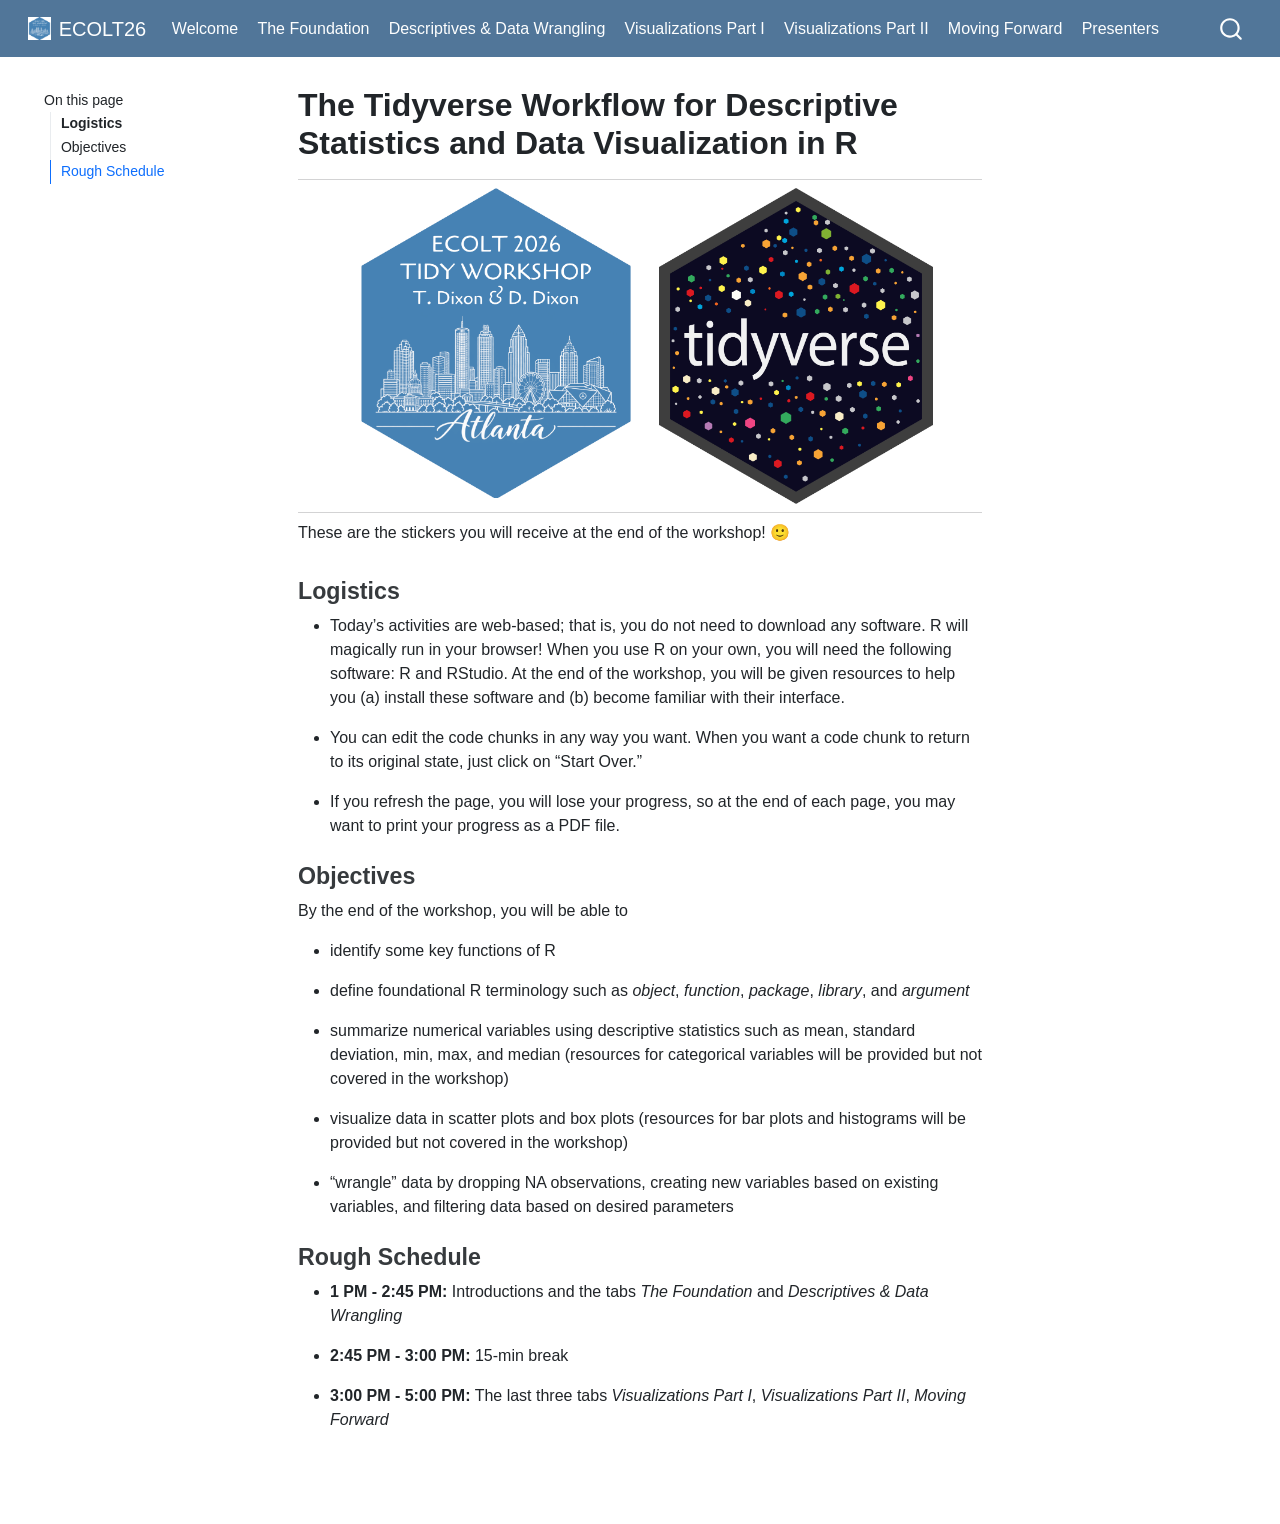
<file: index.html>
<!DOCTYPE html>
<html xmlns="http://www.w3.org/1999/xhtml" lang="en" xml:lang="en"><head>

<meta charset="utf-8">
<meta name="generator" content="quarto-1.10.18">

<meta name="viewport" content="width=device-width, initial-scale=1.0, user-scalable=yes">


<title>The Tidyverse Workflow for Descriptive Statistics and Data Visualization in R – ECOLT26</title>
<style>
/* Default styles provided by pandoc.
** See https://pandoc.org/MANUAL.html#variables-for-html for config info.
*/
span.smallcaps{font-variant: small-caps;}
div.columns{display: flex; gap: 1.5em;}
div.column{flex: auto;}
@media screen {
div.columns{gap: min(4vw, 1.5em);}
div.column{overflow-x: auto;}
}
div.hanging-indent{margin-left: 1.5em; text-indent: -1.5em;}
ul.task-list{list-style: none;}
ul.task-list li input[type="checkbox"] {
  width: 0.8em;
  margin: 0 0.8em 0.2em -1em; /* quarto-specific, see https://github.com/quarto-dev/quarto-cli/issues/4556 */ 
  vertical-align: middle;
}
</style>


<script src="site_libs/quarto-nav/quarto-nav.js"></script>
<script src="site_libs/clipboard/clipboard.min.js"></script>
<script src="site_libs/quarto-search/autocomplete.umd.js"></script>
<script src="site_libs/quarto-search/fuse.min.js"></script>
<script src="site_libs/quarto-search/quarto-search.js"></script>
<meta name="quarto:offset" content="./">
<script src="site_libs/quarto-html/quarto.js" type="module"></script>
<script src="site_libs/quarto-html/tabsets/tabsets.js" type="module"></script>
<script src="site_libs/quarto-html/popper.min.js"></script>
<script src="site_libs/quarto-html/tippy.umd.min.js"></script>
<script src="site_libs/quarto-html/anchor.min.js"></script>
<link href="site_libs/quarto-html/tippy.css" rel="stylesheet">
<link href="site_libs/quarto-html/quarto-syntax-highlighting-bb62276ab45c84d9efd712f51ff97b5a.css" rel="stylesheet" id="quarto-text-highlighting-styles">
<script src="site_libs/bootstrap/bootstrap.min.js"></script>
<link href="site_libs/bootstrap/bootstrap-icons.css" rel="stylesheet">
<link href="site_libs/bootstrap/bootstrap-69fdad917402b2e7e6429e3b72de1c80.min.css" rel="stylesheet" append-hash="true" id="quarto-bootstrap" data-mode="light">
<script src="site_libs/quarto-contrib/live-runtime/live-runtime.js" type="module"></script>
<link href="site_libs/quarto-contrib/live-runtime/live-runtime.css" rel="stylesheet">
<script id="quarto-search-options" type="application/json">{
  "location": "navbar",
  "copy-button": false,
  "collapse-after": 3,
  "panel-placement": "end",
  "type": "overlay",
  "limit": 50,
  "keyboard-shortcut": [
    "f",
    "/",
    "s"
  ],
  "show-item-context": false,
  "language": {
    "search-no-results-text": "No results",
    "search-matching-documents-text": "matching documents",
    "search-copy-link-title": "Copy link to search",
    "search-hide-matches-text": "Hide additional matches",
    "search-more-match-text": "more match in this document",
    "search-more-matches-text": "more matches in this document",
    "search-clear-button-title": "Clear",
    "search-text-placeholder": "",
    "search-detached-cancel-button-title": "Cancel",
    "search-submit-button-title": "Submit",
    "search-label": "Search"
  }
}</script>
<style>html{ scroll-behavior: smooth; }</style>
<script type="module" src="site_libs/quarto-ojs/quarto-ojs-runtime.js"></script>
<link href="site_libs/quarto-ojs/quarto-ojs.css" rel="stylesheet">


</head>

<body class="floating nav-fixed quarto-light">

<div id="quarto-search-results"></div>
  <header id="quarto-header" class="headroom fixed-top">
    <nav class="navbar navbar-expand-lg " data-bs-theme="dark">
      <div class="navbar-container container-fluid">
      <div class="navbar-brand-container mx-auto">
    <a href="./index.html" class="navbar-brand navbar-brand-logo">
    <img src="./Images/hex.png" alt="" class="navbar-logo light-content">
    <img src="./Images/hex.png" alt="" class="navbar-logo dark-content">
    </a>
    <a class="navbar-brand" href="./index.html">
    <span class="navbar-title">ECOLT26</span>
    </a>
  </div>
            <div id="quarto-search" class="" title="Search"></div>
          <button class="navbar-toggler" type="button" data-bs-toggle="collapse" data-bs-target="#navbarCollapse" aria-controls="navbarCollapse" role="menu" aria-expanded="false" aria-label="Toggle navigation" onclick="if (window.quartoToggleHeadroom) { window.quartoToggleHeadroom(); }">
  <span class="navbar-toggler-icon"></span>
</button>
          <div class="collapse navbar-collapse" id="navbarCollapse">
            <ul class="navbar-nav navbar-nav-scroll me-auto">
  <li class="nav-item">
    <a class="nav-link active" href="./index.html" aria-current="page"> 
<span class="menu-text">Welcome</span></a>
  </li>  
  <li class="nav-item">
    <a class="nav-link" href="./Basics.html"> 
<span class="menu-text">The Foundation</span></a>
  </li>  
  <li class="nav-item">
    <a class="nav-link" href="./Descriptives.html"> 
<span class="menu-text">Descriptives &amp; Data Wrangling</span></a>
  </li>  
  <li class="nav-item">
    <a class="nav-link" href="./VisualizationsI.html"> 
<span class="menu-text">Visualizations Part I</span></a>
  </li>  
  <li class="nav-item">
    <a class="nav-link" href="./VisualizationsII.html"> 
<span class="menu-text">Visualizations Part II</span></a>
  </li>  
  <li class="nav-item">
    <a class="nav-link" href="./MovingForward.html"> 
<span class="menu-text">Moving Forward</span></a>
  </li>  
  <li class="nav-item">
    <a class="nav-link" href="./about.html"> 
<span class="menu-text">Presenters</span></a>
  </li>  
</ul>
          </div> <!-- /navcollapse -->
            <div class="quarto-navbar-tools">
</div>
      </div> <!-- /container-fluid -->
    </nav>
</header>
<!-- content -->
<div id="quarto-content" class="quarto-container page-columns page-rows-contents page-layout-article page-navbar">
<!-- sidebar -->
  <nav id="quarto-sidebar" class="sidebar collapse collapse-horizontal quarto-sidebar-collapse-item sidebar-navigation floating overflow-auto">
    <nav id="TOC" role="doc-toc" class="toc-active">
    <h2 id="toc-title">On this page</h2>
   
  <ul>
  <li><a href="#logistics" id="toc-logistics" class="nav-link active" data-scroll-target="#logistics"><strong>Logistics</strong></a></li>
  <li><a href="#objectives" id="toc-objectives" class="nav-link" data-scroll-target="#objectives">Objectives</a></li>
  <li><a href="#rough-schedule" id="toc-rough-schedule" class="nav-link" data-scroll-target="#rough-schedule">Rough Schedule</a></li>
  </ul>
</nav>
</nav>
<div id="quarto-sidebar-glass" class="quarto-sidebar-collapse-item" data-bs-toggle="collapse" data-bs-target=".quarto-sidebar-collapse-item"></div>
<!-- margin-sidebar -->
    <div id="quarto-margin-sidebar" class="sidebar margin-sidebar zindex-bottom">
    </div>
<!-- main -->
<main class="content" id="quarto-document-content">

<header id="title-block-header" class="quarto-title-block default">
<div class="quarto-title">
<h1 class="title">The Tidyverse Workflow for Descriptive Statistics and Data Visualization in R</h1>
</div>



<div class="quarto-title-meta">

    
  
    
  </div>
  


</header>


<table class="caption-top table">
<tbody>
<tr class="odd">
<td style="text-align: right;"><img src="Images/hex.png" class="img-fluid" width="294"></td>
<td style="text-align: left;"><img src="Images/hex2.png" class="img-fluid" width="274"></td>
</tr>
</tbody>
</table>
<p>These are the stickers you will receive at the end of the workshop! 🙂</p>
<section id="logistics" class="level3">
<h3 class="anchored" data-anchor-id="logistics"><strong>Logistics</strong></h3>
<ul>
<li><p>Today’s activities are web-based; that is, you do not need to download any software. R will magically run in your browser! When you use R on your own, you will need the following software: R and RStudio. At the end of the workshop, you will be given resources to help you (a) install these software and (b) become familiar with their interface.</p></li>
<li><p>You can edit the code chunks in any way you want. When you want a code chunk to return to its original state, just click on “Start Over.”</p></li>
<li><p>If you refresh the page, you will lose your progress, so at the end of each page, you may want to print your progress as a PDF file.</p></li>
</ul>
</section>
<section id="objectives" class="level3">
<h3 class="anchored" data-anchor-id="objectives">Objectives</h3>
<p>By the end of the workshop, you will be able to</p>
<ul>
<li><p>identify some key functions of R</p></li>
<li><p>define foundational R terminology such as <em>object</em>, <em>function</em>, <em>package</em>, <em>library</em>, and <em>argument</em></p></li>
<li><p>summarize numerical variables using descriptive statistics such as mean, standard deviation, min, max, and median (resources for categorical variables will be provided but not covered in the workshop)</p></li>
<li><p>visualize data in scatter plots and box plots (resources for bar plots and histograms will be provided but not covered in the workshop)</p></li>
<li><p>“wrangle” data by dropping NA observations, creating new variables based on existing variables, and filtering data based on desired parameters</p></li>
</ul>
</section>
<section id="rough-schedule" class="level3">
<h3 class="anchored" data-anchor-id="rough-schedule">Rough Schedule</h3>
<ul>
<li><p><strong>1 PM - 2:45 PM:</strong> Introductions and the tabs <em>The Foundation</em> and <em>Descriptives &amp; Data Wrangling</em></p></li>
<li><p><strong>2:45 PM - 3:00 PM:</strong> 15-min break</p></li>
<li><p><strong>3:00 PM - 5:00 PM:</strong> The last three tabs <em>Visualizations Part I</em>, <em>Visualizations Part II</em>, <em>Moving Forward</em></p></li>
</ul>


<script type="ojs-module-contents">
eyJjb250ZW50cyI6W119
</script>
<div id="exercise-loading-indicator" class="exercise-loading-indicator d-none d-flex align-items-center gap-2">
<div id="exercise-loading-status" class="d-flex gap-2">

</div>
<div class="spinner-grow spinner-grow-sm">

</div>
</div>
<script type="vfs-file">
W10=
</script>
</section>

</main> <!-- /main -->
<script type="ojs-module-contents">
eyJjb250ZW50cyI6W119
</script>
<script type="module">
if (window.location.protocol === "file:") { alert("The OJS runtime does not work with file:// URLs. Please use a web server to view this document."); }
window._ojs.paths.runtimeToDoc = "../..";
window._ojs.paths.runtimeToRoot = "../..";
window._ojs.paths.docToRoot = "";
window._ojs.selfContained = false;
window._ojs.runtime.interpretFromScriptTags();
</script>
<script id="quarto-html-after-body" type="application/javascript">
  window.document.addEventListener("DOMContentLoaded", function (event) {
    const icon = "";
    const anchorJS = new window.AnchorJS();
    anchorJS.options = {
      placement: 'right',
      icon: icon
    };
    anchorJS.add('.anchored');
    const isCodeAnnotation = (el) => {
      for (const clz of el.classList) {
        if (clz.startsWith('code-annotation-')) {                     
          return true;
        }
      }
      return false;
    }
    const onCopySuccess = function(e) {
      // button target
      const button = e.trigger;
      // don't keep focus
      button.blur();
      // flash "checked"
      button.classList.add('code-copy-button-checked');
      var currentTitle = button.getAttribute("title");
      button.setAttribute("title", "Copied!");
      let tooltip;
      if (window.bootstrap) {
        button.setAttribute("data-bs-toggle", "tooltip");
        button.setAttribute("data-bs-placement", "left");
        button.setAttribute("data-bs-title", "Copied!");
        tooltip = new bootstrap.Tooltip(button, 
          { trigger: "manual", 
            customClass: "code-copy-button-tooltip",
            offset: [0, -8]});
        tooltip.show();    
      }
      setTimeout(function() {
        if (tooltip) {
          tooltip.hide();
          button.removeAttribute("data-bs-title");
          button.removeAttribute("data-bs-toggle");
          button.removeAttribute("data-bs-placement");
        }
        button.setAttribute("title", currentTitle);
        button.classList.remove('code-copy-button-checked');
      }, 1000);
      // clear code selection
      e.clearSelection();
    }
    const getTextToCopy = function(trigger) {
      const outerScaffold = trigger.parentElement.cloneNode(true);
      const codeEl = outerScaffold.querySelector('code');
      for (const childEl of codeEl.children) {
        if (isCodeAnnotation(childEl)) {
          childEl.remove();
        }
      }
      return codeEl.innerText;
    }
    const clipboard = new window.ClipboardJS('.code-copy-button:not([data-in-quarto-modal])', {
      text: getTextToCopy
    });
    clipboard.on('success', onCopySuccess);
    if (window.document.getElementById('quarto-embedded-source-code-modal')) {
      const clipboardModal = new window.ClipboardJS('.code-copy-button[data-in-quarto-modal]', {
        text: getTextToCopy,
        container: window.document.getElementById('quarto-embedded-source-code-modal')
      });
      clipboardModal.on('success', onCopySuccess);
    }
      var localhostRegex = new RegExp(/^(?:http|https):\/\/localhost\:?[0-9]*\//);
      var mailtoRegex = new RegExp(/^mailto:/);
        var filterRegex = new RegExp("https:\/\/tulaydixon\.github\.io\/ECOLT26\/");
      var isInternal = (href) => {
          return filterRegex.test(href) || localhostRegex.test(href) || mailtoRegex.test(href);
      }
      // Inspect non-navigation links and adorn them if external
     var links = window.document.querySelectorAll('a[href]:not(.nav-link):not(.navbar-brand):not(.toc-action):not(.sidebar-link):not(.sidebar-item-toggle):not(.pagination-link):not(.no-external):not([aria-hidden]):not(.dropdown-item):not(.quarto-navigation-tool):not(.about-link)');
      for (var i=0; i<links.length; i++) {
        const link = links[i];
        if (!isInternal(link.href)) {
          // undo the damage that might have been done by quarto-nav.js in the case of
          // links that we want to consider external
          if (link.dataset.originalHref !== undefined) {
            link.href = link.dataset.originalHref;
          }
        }
      }
    function tippyHover(el, contentFn, onTriggerFn, onUntriggerFn) {
      const config = {
        allowHTML: true,
        maxWidth: 500,
        delay: 100,
        arrow: false,
        appendTo: function(el) {
            return el.parentElement;
        },
        interactive: true,
        interactiveBorder: 10,
        theme: 'quarto',
        placement: 'bottom-start',
      };
      if (contentFn) {
        config.content = contentFn;
      }
      if (onTriggerFn) {
        config.onTrigger = onTriggerFn;
      }
      if (onUntriggerFn) {
        config.onUntrigger = onUntriggerFn;
      }
      window.tippy(el, config); 
    }
    const noterefs = window.document.querySelectorAll('a[role="doc-noteref"]');
    for (var i=0; i<noterefs.length; i++) {
      const ref = noterefs[i];
      tippyHover(ref, function() {
        // use id or data attribute instead here
        let href = ref.getAttribute('data-footnote-href') || ref.getAttribute('href');
        try { href = new URL(href).hash; } catch {}
        const id = href.replace(/^#\/?/, "");
        const note = window.document.getElementById(id);
        if (note) {
          return note.innerHTML;
        } else {
          return "";
        }
      });
    }
    const xrefs = window.document.querySelectorAll('a.quarto-xref');
    const processXRef = (id, note) => {
      // Strip column container classes
      const stripColumnClz = (el) => {
        el.classList.remove("page-full", "page-columns");
        if (el.children) {
          for (const child of el.children) {
            stripColumnClz(child);
          }
        }
      }
      stripColumnClz(note)
      if (id === null || id.startsWith('sec-')) {
        // Special case sections, only their first couple elements
        const container = document.createElement("div");
        if (note.children && note.children.length > 2) {
          container.appendChild(note.children[0].cloneNode(true));
          for (let i = 1; i < note.children.length; i++) {
            const child = note.children[i];
            if (child.tagName === "P" && child.innerText === "") {
              continue;
            } else {
              container.appendChild(child.cloneNode(true));
              break;
            }
          }
          if (window.Quarto?.typesetMath) {
            window.Quarto.typesetMath(container);
          }
          return container.innerHTML
        } else {
          if (window.Quarto?.typesetMath) {
            window.Quarto.typesetMath(note);
          }
          return note.innerHTML;
        }
      } else {
        // Remove any anchor links if they are present
        const anchorLink = note.querySelector('a.anchorjs-link');
        if (anchorLink) {
          anchorLink.remove();
        }
        if (window.Quarto?.typesetMath) {
          window.Quarto.typesetMath(note);
        }
        if (note.classList.contains("callout")) {
          return note.outerHTML;
        } else {
          return note.innerHTML;
        }
      }
    }
    for (var i=0; i<xrefs.length; i++) {
      const xref = xrefs[i];
      tippyHover(xref, undefined, function(instance) {
        instance.disable();
        let url = xref.getAttribute('href');
        let hash = undefined; 
        if (url.startsWith('#')) {
          hash = url;
        } else {
          try { hash = new URL(url).hash; } catch {}
        }
        if (hash) {
          const id = hash.replace(/^#\/?/, "");
          const note = window.document.getElementById(id);
          if (note !== null) {
            try {
              const html = processXRef(id, note.cloneNode(true));
              instance.setContent(html);
            } finally {
              instance.enable();
              instance.show();
            }
          } else {
            // See if we can fetch this
            fetch(url.split('#')[0])
            .then(res => res.text())
            .then(html => {
              const parser = new DOMParser();
              const htmlDoc = parser.parseFromString(html, "text/html");
              const note = htmlDoc.getElementById(id);
              if (note !== null) {
                const html = processXRef(id, note);
                instance.setContent(html);
              } 
            }).finally(() => {
              instance.enable();
              instance.show();
            });
          }
        } else {
          // See if we can fetch a full url (with no hash to target)
          // This is a special case and we should probably do some content thinning / targeting
          fetch(url)
          .then(res => res.text())
          .then(html => {
            const parser = new DOMParser();
            const htmlDoc = parser.parseFromString(html, "text/html");
            const note = htmlDoc.querySelector('main.content');
            if (note !== null) {
              // This should only happen for chapter cross references
              // (since there is no id in the URL)
              // remove the first header
              if (note.children.length > 0 && note.children[0].tagName === "HEADER") {
                note.children[0].remove();
              }
              const html = processXRef(null, note);
              instance.setContent(html);
            } 
          }).finally(() => {
            instance.enable();
            instance.show();
          });
        }
      }, function(instance) {
      });
    }
        let selectedAnnoteEl;
        const selectorForAnnotation = ( cell, annotation) => {
          let cellAttr = 'data-code-cell="' + cell + '"';
          let lineAttr = 'data-code-annotation="' +  annotation + '"';
          const selector = 'span[' + cellAttr + '][' + lineAttr + ']';
          return selector;
        }
        const selectCodeLines = (annoteEl) => {
          const doc = window.document;
          const targetCell = annoteEl.getAttribute("data-target-cell");
          const targetAnnotation = annoteEl.getAttribute("data-target-annotation");
          const annoteSpan = window.document.querySelector(selectorForAnnotation(targetCell, targetAnnotation));
          const lines = annoteSpan.getAttribute("data-code-lines").split(",");
          const lineIds = lines.map((line) => {
            return targetCell + "-" + line;
          })
          let top = null;
          let height = null;
          let parent = null;
          if (lineIds.length > 0) {
              //compute the position of the single el (top and bottom and make a div)
              const el = window.document.getElementById(lineIds[0]);
              top = el.offsetTop;
              height = el.offsetHeight;
              parent = el.parentElement.parentElement;
            if (lineIds.length > 1) {
              const lastEl = window.document.getElementById(lineIds[lineIds.length - 1]);
              const bottom = lastEl.offsetTop + lastEl.offsetHeight;
              height = bottom - top;
            }
            if (top !== null && height !== null && parent !== null) {
              // cook up a div (if necessary) and position it 
              let div = window.document.getElementById("code-annotation-line-highlight");
              if (div === null) {
                div = window.document.createElement("div");
                div.setAttribute("id", "code-annotation-line-highlight");
                div.style.position = 'absolute';
                parent.appendChild(div);
              }
              div.style.top = top - 2 + "px";
              div.style.height = height + 4 + "px";
              div.style.left = 0;
              let gutterDiv = window.document.getElementById("code-annotation-line-highlight-gutter");
              if (gutterDiv === null) {
                gutterDiv = window.document.createElement("div");
                gutterDiv.setAttribute("id", "code-annotation-line-highlight-gutter");
                gutterDiv.style.position = 'absolute';
                const codeCell = window.document.getElementById(targetCell);
                const gutter = codeCell.querySelector('.code-annotation-gutter');
                gutter.appendChild(gutterDiv);
              }
              gutterDiv.style.top = top - 2 + "px";
              gutterDiv.style.height = height + 4 + "px";
            }
            selectedAnnoteEl = annoteEl;
          }
        };
        const unselectCodeLines = () => {
          const elementsIds = ["code-annotation-line-highlight", "code-annotation-line-highlight-gutter"];
          elementsIds.forEach((elId) => {
            const div = window.document.getElementById(elId);
            if (div) {
              div.remove();
            }
          });
          selectedAnnoteEl = undefined;
        };
          // Handle positioning of the toggle
      window.addEventListener(
        "resize",
        throttle(() => {
          elRect = undefined;
          if (selectedAnnoteEl) {
            selectCodeLines(selectedAnnoteEl);
          }
        }, 10)
      );
      function throttle(fn, ms) {
      let throttle = false;
      let timer;
        return (...args) => {
          if(!throttle) { // first call gets through
              fn.apply(this, args);
              throttle = true;
          } else { // all the others get throttled
              if(timer) clearTimeout(timer); // cancel #2
              timer = setTimeout(() => {
                fn.apply(this, args);
                timer = throttle = false;
              }, ms);
          }
        };
      }
        // Attach click handler to the DT
        const annoteDls = window.document.querySelectorAll('dt[data-target-cell]');
        for (const annoteDlNode of annoteDls) {
          annoteDlNode.addEventListener('click', (event) => {
            const clickedEl = event.target;
            if (clickedEl !== selectedAnnoteEl) {
              unselectCodeLines();
              const activeEl = window.document.querySelector('dt[data-target-cell].code-annotation-active');
              if (activeEl) {
                activeEl.classList.remove('code-annotation-active');
              }
              selectCodeLines(clickedEl);
              clickedEl.classList.add('code-annotation-active');
            } else {
              // Unselect the line
              unselectCodeLines();
              clickedEl.classList.remove('code-annotation-active');
            }
          });
        }
    const findCites = (el) => {
      const parentEl = el.parentElement;
      if (parentEl) {
        const cites = parentEl.dataset.cites;
        if (cites) {
          return {
            el,
            cites: cites.split(' ')
          };
        } else {
          return findCites(el.parentElement)
        }
      } else {
        return undefined;
      }
    };
    var bibliorefs = window.document.querySelectorAll('a[role="doc-biblioref"]');
    for (var i=0; i<bibliorefs.length; i++) {
      const ref = bibliorefs[i];
      const citeInfo = findCites(ref);
      if (citeInfo) {
        tippyHover(citeInfo.el, function() {
          var popup = window.document.createElement('div');
          citeInfo.cites.forEach(function(cite) {
            var citeDiv = window.document.createElement('div');
            citeDiv.classList.add('hanging-indent');
            citeDiv.classList.add('csl-entry');
            var biblioDiv = window.document.getElementById('ref-' + cite);
            if (biblioDiv) {
              citeDiv.innerHTML = biblioDiv.innerHTML;
            }
            popup.appendChild(citeDiv);
          });
          return popup.innerHTML;
        });
      }
    }
  });
  </script>
</div> <!-- /content -->




<script src="site_libs/quarto-html/zenscroll-min.js"></script>
</body></html>
</file>
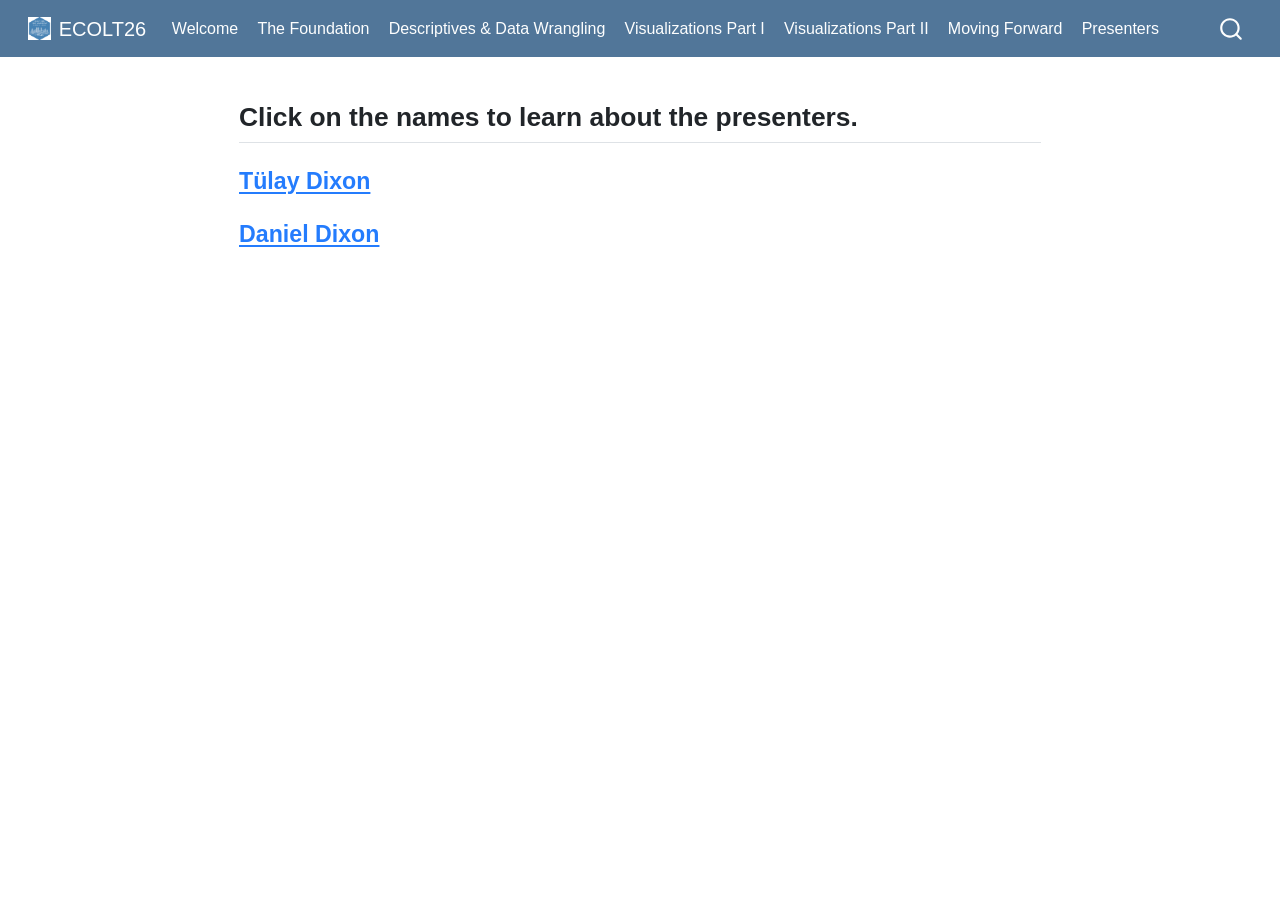
<file: about.html>
<!DOCTYPE html>
<html xmlns="http://www.w3.org/1999/xhtml" lang="en" xml:lang="en"><head>

<meta charset="utf-8">
<meta name="generator" content="quarto-1.10.18">

<meta name="viewport" content="width=device-width, initial-scale=1.0, user-scalable=yes">


<title>about – ECOLT26</title>
<style>
/* Default styles provided by pandoc.
** See https://pandoc.org/MANUAL.html#variables-for-html for config info.
*/
span.smallcaps{font-variant: small-caps;}
div.columns{display: flex; gap: 1.5em;}
div.column{flex: auto;}
@media screen {
div.columns{gap: min(4vw, 1.5em);}
div.column{overflow-x: auto;}
}
div.hanging-indent{margin-left: 1.5em; text-indent: -1.5em;}
ul.task-list{list-style: none;}
ul.task-list li input[type="checkbox"] {
  width: 0.8em;
  margin: 0 0.8em 0.2em -1em; /* quarto-specific, see https://github.com/quarto-dev/quarto-cli/issues/4556 */ 
  vertical-align: middle;
}
</style>


<script src="site_libs/quarto-nav/quarto-nav.js"></script>
<script src="site_libs/clipboard/clipboard.min.js"></script>
<script src="site_libs/quarto-search/autocomplete.umd.js"></script>
<script src="site_libs/quarto-search/fuse.min.js"></script>
<script src="site_libs/quarto-search/quarto-search.js"></script>
<meta name="quarto:offset" content="./">
<script src="site_libs/quarto-html/quarto.js" type="module"></script>
<script src="site_libs/quarto-html/tabsets/tabsets.js" type="module"></script>
<script src="site_libs/quarto-html/popper.min.js"></script>
<script src="site_libs/quarto-html/tippy.umd.min.js"></script>
<script src="site_libs/quarto-html/anchor.min.js"></script>
<link href="site_libs/quarto-html/tippy.css" rel="stylesheet">
<link href="site_libs/quarto-html/quarto-syntax-highlighting-bb62276ab45c84d9efd712f51ff97b5a.css" rel="stylesheet" id="quarto-text-highlighting-styles">
<script src="site_libs/bootstrap/bootstrap.min.js"></script>
<link href="site_libs/bootstrap/bootstrap-icons.css" rel="stylesheet">
<link href="site_libs/bootstrap/bootstrap-69fdad917402b2e7e6429e3b72de1c80.min.css" rel="stylesheet" append-hash="true" id="quarto-bootstrap" data-mode="light">
<script src="site_libs/quarto-contrib/live-runtime/live-runtime.js" type="module"></script>
<link href="site_libs/quarto-contrib/live-runtime/live-runtime.css" rel="stylesheet">
<script id="quarto-search-options" type="application/json">{
  "location": "navbar",
  "copy-button": false,
  "collapse-after": 3,
  "panel-placement": "end",
  "type": "overlay",
  "limit": 50,
  "keyboard-shortcut": [
    "f",
    "/",
    "s"
  ],
  "show-item-context": false,
  "language": {
    "search-no-results-text": "No results",
    "search-matching-documents-text": "matching documents",
    "search-copy-link-title": "Copy link to search",
    "search-hide-matches-text": "Hide additional matches",
    "search-more-match-text": "more match in this document",
    "search-more-matches-text": "more matches in this document",
    "search-clear-button-title": "Clear",
    "search-text-placeholder": "",
    "search-detached-cancel-button-title": "Cancel",
    "search-submit-button-title": "Submit",
    "search-label": "Search"
  }
}</script>
<style>html{ scroll-behavior: smooth; }</style>
<script type="module" src="site_libs/quarto-ojs/quarto-ojs-runtime.js"></script>
<link href="site_libs/quarto-ojs/quarto-ojs.css" rel="stylesheet">


</head>

<body class="nav-fixed fullcontent quarto-light">

<div id="quarto-search-results"></div>
  <header id="quarto-header" class="headroom fixed-top">
    <nav class="navbar navbar-expand-lg " data-bs-theme="dark">
      <div class="navbar-container container-fluid">
      <div class="navbar-brand-container mx-auto">
    <a href="./index.html" class="navbar-brand navbar-brand-logo">
    <img src="./Images/hex.png" alt="" class="navbar-logo light-content">
    <img src="./Images/hex.png" alt="" class="navbar-logo dark-content">
    </a>
    <a class="navbar-brand" href="./index.html">
    <span class="navbar-title">ECOLT26</span>
    </a>
  </div>
            <div id="quarto-search" class="" title="Search"></div>
          <button class="navbar-toggler" type="button" data-bs-toggle="collapse" data-bs-target="#navbarCollapse" aria-controls="navbarCollapse" role="menu" aria-expanded="false" aria-label="Toggle navigation" onclick="if (window.quartoToggleHeadroom) { window.quartoToggleHeadroom(); }">
  <span class="navbar-toggler-icon"></span>
</button>
          <div class="collapse navbar-collapse" id="navbarCollapse">
            <ul class="navbar-nav navbar-nav-scroll me-auto">
  <li class="nav-item">
    <a class="nav-link" href="./index.html"> 
<span class="menu-text">Welcome</span></a>
  </li>  
  <li class="nav-item">
    <a class="nav-link" href="./Basics.html"> 
<span class="menu-text">The Foundation</span></a>
  </li>  
  <li class="nav-item">
    <a class="nav-link" href="./Descriptives.html"> 
<span class="menu-text">Descriptives &amp; Data Wrangling</span></a>
  </li>  
  <li class="nav-item">
    <a class="nav-link" href="./VisualizationsI.html"> 
<span class="menu-text">Visualizations Part I</span></a>
  </li>  
  <li class="nav-item">
    <a class="nav-link" href="./VisualizationsII.html"> 
<span class="menu-text">Visualizations Part II</span></a>
  </li>  
  <li class="nav-item">
    <a class="nav-link" href="./MovingForward.html"> 
<span class="menu-text">Moving Forward</span></a>
  </li>  
  <li class="nav-item">
    <a class="nav-link active" href="./about.html" aria-current="page"> 
<span class="menu-text">Presenters</span></a>
  </li>  
</ul>
          </div> <!-- /navcollapse -->
            <div class="quarto-navbar-tools">
</div>
      </div> <!-- /container-fluid -->
    </nav>
</header>
<!-- content -->
<div id="quarto-content" class="quarto-container page-columns page-rows-contents page-layout-article page-navbar">
<!-- sidebar -->
<!-- margin-sidebar -->
    
<!-- main -->
<main class="content" id="quarto-document-content"><header id="title-block-header" class="quarto-title-block"></header>




<section id="click-on-the-names-to-learn-about-the-presenters." class="level2">
<h2 class="anchored" data-anchor-id="click-on-the-names-to-learn-about-the-presenters."><strong>Click on the names to learn about the presenters.</strong></h2>
<section id="tülay-dixon" class="level3">
<h3 class="anchored" data-anchor-id="tülay-dixon"><a href="https://sites.google.com/view/tulaydixon"><strong>Tülay Dixon</strong></a></h3>
</section>
<section id="daniel-dixon" class="level3">
<h3 class="anchored" data-anchor-id="daniel-dixon"><a href="https://sites.google.com/view/danielhdixon"><strong>Daniel Dixon</strong></a></h3>


<script type="ojs-module-contents">
eyJjb250ZW50cyI6W119
</script>
<div id="exercise-loading-indicator" class="exercise-loading-indicator d-none d-flex align-items-center gap-2">
<div id="exercise-loading-status" class="d-flex gap-2">

</div>
<div class="spinner-grow spinner-grow-sm">

</div>
</div>
<script type="vfs-file">
W10=
</script>
</section>
</section>

</main> <!-- /main -->
<script type="ojs-module-contents">
eyJjb250ZW50cyI6W119
</script>
<script type="module">
if (window.location.protocol === "file:") { alert("The OJS runtime does not work with file:// URLs. Please use a web server to view this document."); }
window._ojs.paths.runtimeToDoc = "../..";
window._ojs.paths.runtimeToRoot = "../..";
window._ojs.paths.docToRoot = "";
window._ojs.selfContained = false;
window._ojs.runtime.interpretFromScriptTags();
</script>
<script id="quarto-html-after-body" type="application/javascript">
  window.document.addEventListener("DOMContentLoaded", function (event) {
    const icon = "";
    const anchorJS = new window.AnchorJS();
    anchorJS.options = {
      placement: 'right',
      icon: icon
    };
    anchorJS.add('.anchored');
    const isCodeAnnotation = (el) => {
      for (const clz of el.classList) {
        if (clz.startsWith('code-annotation-')) {                     
          return true;
        }
      }
      return false;
    }
    const onCopySuccess = function(e) {
      // button target
      const button = e.trigger;
      // don't keep focus
      button.blur();
      // flash "checked"
      button.classList.add('code-copy-button-checked');
      var currentTitle = button.getAttribute("title");
      button.setAttribute("title", "Copied!");
      let tooltip;
      if (window.bootstrap) {
        button.setAttribute("data-bs-toggle", "tooltip");
        button.setAttribute("data-bs-placement", "left");
        button.setAttribute("data-bs-title", "Copied!");
        tooltip = new bootstrap.Tooltip(button, 
          { trigger: "manual", 
            customClass: "code-copy-button-tooltip",
            offset: [0, -8]});
        tooltip.show();    
      }
      setTimeout(function() {
        if (tooltip) {
          tooltip.hide();
          button.removeAttribute("data-bs-title");
          button.removeAttribute("data-bs-toggle");
          button.removeAttribute("data-bs-placement");
        }
        button.setAttribute("title", currentTitle);
        button.classList.remove('code-copy-button-checked');
      }, 1000);
      // clear code selection
      e.clearSelection();
    }
    const getTextToCopy = function(trigger) {
      const outerScaffold = trigger.parentElement.cloneNode(true);
      const codeEl = outerScaffold.querySelector('code');
      for (const childEl of codeEl.children) {
        if (isCodeAnnotation(childEl)) {
          childEl.remove();
        }
      }
      return codeEl.innerText;
    }
    const clipboard = new window.ClipboardJS('.code-copy-button:not([data-in-quarto-modal])', {
      text: getTextToCopy
    });
    clipboard.on('success', onCopySuccess);
    if (window.document.getElementById('quarto-embedded-source-code-modal')) {
      const clipboardModal = new window.ClipboardJS('.code-copy-button[data-in-quarto-modal]', {
        text: getTextToCopy,
        container: window.document.getElementById('quarto-embedded-source-code-modal')
      });
      clipboardModal.on('success', onCopySuccess);
    }
      var localhostRegex = new RegExp(/^(?:http|https):\/\/localhost\:?[0-9]*\//);
      var mailtoRegex = new RegExp(/^mailto:/);
        var filterRegex = new RegExp("https:\/\/tulaydixon\.github\.io\/ECOLT26\/");
      var isInternal = (href) => {
          return filterRegex.test(href) || localhostRegex.test(href) || mailtoRegex.test(href);
      }
      // Inspect non-navigation links and adorn them if external
     var links = window.document.querySelectorAll('a[href]:not(.nav-link):not(.navbar-brand):not(.toc-action):not(.sidebar-link):not(.sidebar-item-toggle):not(.pagination-link):not(.no-external):not([aria-hidden]):not(.dropdown-item):not(.quarto-navigation-tool):not(.about-link)');
      for (var i=0; i<links.length; i++) {
        const link = links[i];
        if (!isInternal(link.href)) {
          // undo the damage that might have been done by quarto-nav.js in the case of
          // links that we want to consider external
          if (link.dataset.originalHref !== undefined) {
            link.href = link.dataset.originalHref;
          }
        }
      }
    function tippyHover(el, contentFn, onTriggerFn, onUntriggerFn) {
      const config = {
        allowHTML: true,
        maxWidth: 500,
        delay: 100,
        arrow: false,
        appendTo: function(el) {
            return el.parentElement;
        },
        interactive: true,
        interactiveBorder: 10,
        theme: 'quarto',
        placement: 'bottom-start',
      };
      if (contentFn) {
        config.content = contentFn;
      }
      if (onTriggerFn) {
        config.onTrigger = onTriggerFn;
      }
      if (onUntriggerFn) {
        config.onUntrigger = onUntriggerFn;
      }
      window.tippy(el, config); 
    }
    const noterefs = window.document.querySelectorAll('a[role="doc-noteref"]');
    for (var i=0; i<noterefs.length; i++) {
      const ref = noterefs[i];
      tippyHover(ref, function() {
        // use id or data attribute instead here
        let href = ref.getAttribute('data-footnote-href') || ref.getAttribute('href');
        try { href = new URL(href).hash; } catch {}
        const id = href.replace(/^#\/?/, "");
        const note = window.document.getElementById(id);
        if (note) {
          return note.innerHTML;
        } else {
          return "";
        }
      });
    }
    const xrefs = window.document.querySelectorAll('a.quarto-xref');
    const processXRef = (id, note) => {
      // Strip column container classes
      const stripColumnClz = (el) => {
        el.classList.remove("page-full", "page-columns");
        if (el.children) {
          for (const child of el.children) {
            stripColumnClz(child);
          }
        }
      }
      stripColumnClz(note)
      if (id === null || id.startsWith('sec-')) {
        // Special case sections, only their first couple elements
        const container = document.createElement("div");
        if (note.children && note.children.length > 2) {
          container.appendChild(note.children[0].cloneNode(true));
          for (let i = 1; i < note.children.length; i++) {
            const child = note.children[i];
            if (child.tagName === "P" && child.innerText === "") {
              continue;
            } else {
              container.appendChild(child.cloneNode(true));
              break;
            }
          }
          if (window.Quarto?.typesetMath) {
            window.Quarto.typesetMath(container);
          }
          return container.innerHTML
        } else {
          if (window.Quarto?.typesetMath) {
            window.Quarto.typesetMath(note);
          }
          return note.innerHTML;
        }
      } else {
        // Remove any anchor links if they are present
        const anchorLink = note.querySelector('a.anchorjs-link');
        if (anchorLink) {
          anchorLink.remove();
        }
        if (window.Quarto?.typesetMath) {
          window.Quarto.typesetMath(note);
        }
        if (note.classList.contains("callout")) {
          return note.outerHTML;
        } else {
          return note.innerHTML;
        }
      }
    }
    for (var i=0; i<xrefs.length; i++) {
      const xref = xrefs[i];
      tippyHover(xref, undefined, function(instance) {
        instance.disable();
        let url = xref.getAttribute('href');
        let hash = undefined; 
        if (url.startsWith('#')) {
          hash = url;
        } else {
          try { hash = new URL(url).hash; } catch {}
        }
        if (hash) {
          const id = hash.replace(/^#\/?/, "");
          const note = window.document.getElementById(id);
          if (note !== null) {
            try {
              const html = processXRef(id, note.cloneNode(true));
              instance.setContent(html);
            } finally {
              instance.enable();
              instance.show();
            }
          } else {
            // See if we can fetch this
            fetch(url.split('#')[0])
            .then(res => res.text())
            .then(html => {
              const parser = new DOMParser();
              const htmlDoc = parser.parseFromString(html, "text/html");
              const note = htmlDoc.getElementById(id);
              if (note !== null) {
                const html = processXRef(id, note);
                instance.setContent(html);
              } 
            }).finally(() => {
              instance.enable();
              instance.show();
            });
          }
        } else {
          // See if we can fetch a full url (with no hash to target)
          // This is a special case and we should probably do some content thinning / targeting
          fetch(url)
          .then(res => res.text())
          .then(html => {
            const parser = new DOMParser();
            const htmlDoc = parser.parseFromString(html, "text/html");
            const note = htmlDoc.querySelector('main.content');
            if (note !== null) {
              // This should only happen for chapter cross references
              // (since there is no id in the URL)
              // remove the first header
              if (note.children.length > 0 && note.children[0].tagName === "HEADER") {
                note.children[0].remove();
              }
              const html = processXRef(null, note);
              instance.setContent(html);
            } 
          }).finally(() => {
            instance.enable();
            instance.show();
          });
        }
      }, function(instance) {
      });
    }
        let selectedAnnoteEl;
        const selectorForAnnotation = ( cell, annotation) => {
          let cellAttr = 'data-code-cell="' + cell + '"';
          let lineAttr = 'data-code-annotation="' +  annotation + '"';
          const selector = 'span[' + cellAttr + '][' + lineAttr + ']';
          return selector;
        }
        const selectCodeLines = (annoteEl) => {
          const doc = window.document;
          const targetCell = annoteEl.getAttribute("data-target-cell");
          const targetAnnotation = annoteEl.getAttribute("data-target-annotation");
          const annoteSpan = window.document.querySelector(selectorForAnnotation(targetCell, targetAnnotation));
          const lines = annoteSpan.getAttribute("data-code-lines").split(",");
          const lineIds = lines.map((line) => {
            return targetCell + "-" + line;
          })
          let top = null;
          let height = null;
          let parent = null;
          if (lineIds.length > 0) {
              //compute the position of the single el (top and bottom and make a div)
              const el = window.document.getElementById(lineIds[0]);
              top = el.offsetTop;
              height = el.offsetHeight;
              parent = el.parentElement.parentElement;
            if (lineIds.length > 1) {
              const lastEl = window.document.getElementById(lineIds[lineIds.length - 1]);
              const bottom = lastEl.offsetTop + lastEl.offsetHeight;
              height = bottom - top;
            }
            if (top !== null && height !== null && parent !== null) {
              // cook up a div (if necessary) and position it 
              let div = window.document.getElementById("code-annotation-line-highlight");
              if (div === null) {
                div = window.document.createElement("div");
                div.setAttribute("id", "code-annotation-line-highlight");
                div.style.position = 'absolute';
                parent.appendChild(div);
              }
              div.style.top = top - 2 + "px";
              div.style.height = height + 4 + "px";
              div.style.left = 0;
              let gutterDiv = window.document.getElementById("code-annotation-line-highlight-gutter");
              if (gutterDiv === null) {
                gutterDiv = window.document.createElement("div");
                gutterDiv.setAttribute("id", "code-annotation-line-highlight-gutter");
                gutterDiv.style.position = 'absolute';
                const codeCell = window.document.getElementById(targetCell);
                const gutter = codeCell.querySelector('.code-annotation-gutter');
                gutter.appendChild(gutterDiv);
              }
              gutterDiv.style.top = top - 2 + "px";
              gutterDiv.style.height = height + 4 + "px";
            }
            selectedAnnoteEl = annoteEl;
          }
        };
        const unselectCodeLines = () => {
          const elementsIds = ["code-annotation-line-highlight", "code-annotation-line-highlight-gutter"];
          elementsIds.forEach((elId) => {
            const div = window.document.getElementById(elId);
            if (div) {
              div.remove();
            }
          });
          selectedAnnoteEl = undefined;
        };
          // Handle positioning of the toggle
      window.addEventListener(
        "resize",
        throttle(() => {
          elRect = undefined;
          if (selectedAnnoteEl) {
            selectCodeLines(selectedAnnoteEl);
          }
        }, 10)
      );
      function throttle(fn, ms) {
      let throttle = false;
      let timer;
        return (...args) => {
          if(!throttle) { // first call gets through
              fn.apply(this, args);
              throttle = true;
          } else { // all the others get throttled
              if(timer) clearTimeout(timer); // cancel #2
              timer = setTimeout(() => {
                fn.apply(this, args);
                timer = throttle = false;
              }, ms);
          }
        };
      }
        // Attach click handler to the DT
        const annoteDls = window.document.querySelectorAll('dt[data-target-cell]');
        for (const annoteDlNode of annoteDls) {
          annoteDlNode.addEventListener('click', (event) => {
            const clickedEl = event.target;
            if (clickedEl !== selectedAnnoteEl) {
              unselectCodeLines();
              const activeEl = window.document.querySelector('dt[data-target-cell].code-annotation-active');
              if (activeEl) {
                activeEl.classList.remove('code-annotation-active');
              }
              selectCodeLines(clickedEl);
              clickedEl.classList.add('code-annotation-active');
            } else {
              // Unselect the line
              unselectCodeLines();
              clickedEl.classList.remove('code-annotation-active');
            }
          });
        }
    const findCites = (el) => {
      const parentEl = el.parentElement;
      if (parentEl) {
        const cites = parentEl.dataset.cites;
        if (cites) {
          return {
            el,
            cites: cites.split(' ')
          };
        } else {
          return findCites(el.parentElement)
        }
      } else {
        return undefined;
      }
    };
    var bibliorefs = window.document.querySelectorAll('a[role="doc-biblioref"]');
    for (var i=0; i<bibliorefs.length; i++) {
      const ref = bibliorefs[i];
      const citeInfo = findCites(ref);
      if (citeInfo) {
        tippyHover(citeInfo.el, function() {
          var popup = window.document.createElement('div');
          citeInfo.cites.forEach(function(cite) {
            var citeDiv = window.document.createElement('div');
            citeDiv.classList.add('hanging-indent');
            citeDiv.classList.add('csl-entry');
            var biblioDiv = window.document.getElementById('ref-' + cite);
            if (biblioDiv) {
              citeDiv.innerHTML = biblioDiv.innerHTML;
            }
            popup.appendChild(citeDiv);
          });
          return popup.innerHTML;
        });
      }
    }
  });
  </script>
</div> <!-- /content -->




<script src="site_libs/quarto-html/zenscroll-min.js"></script>
</body></html>
</file>
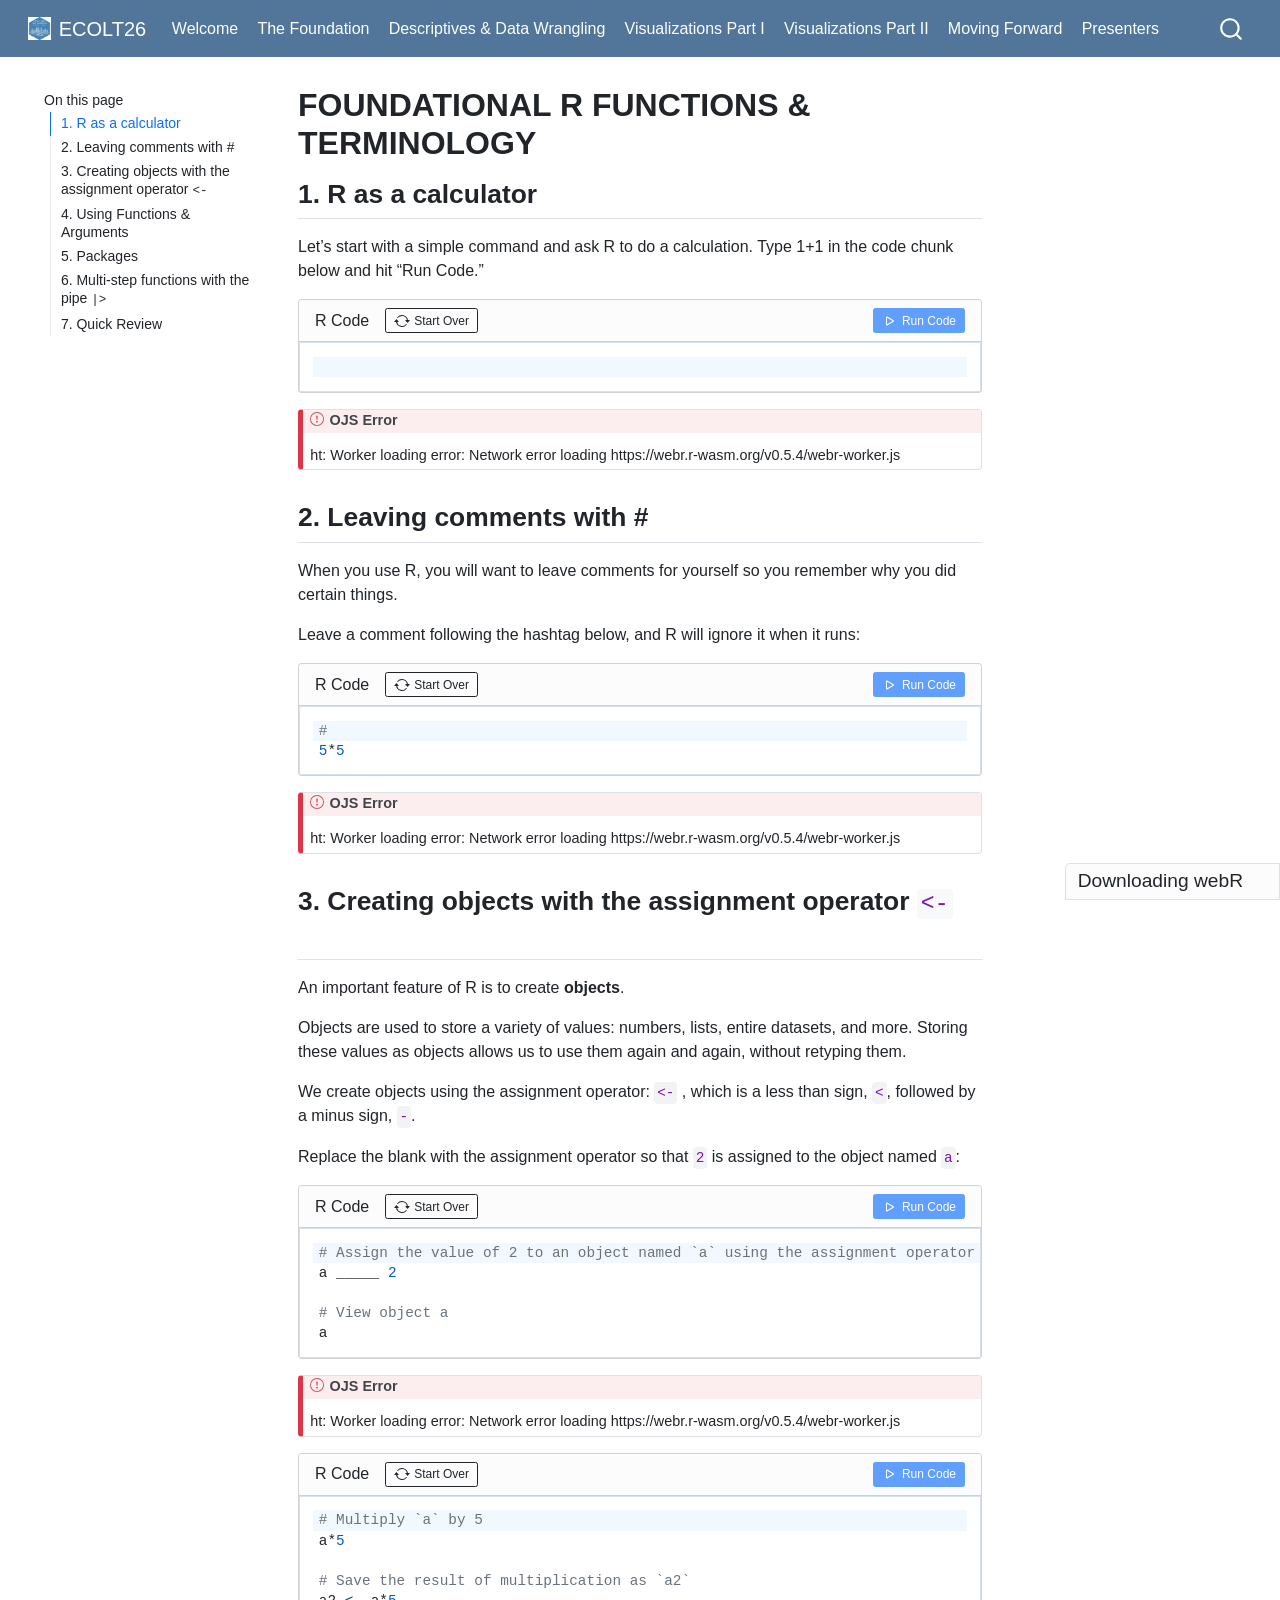
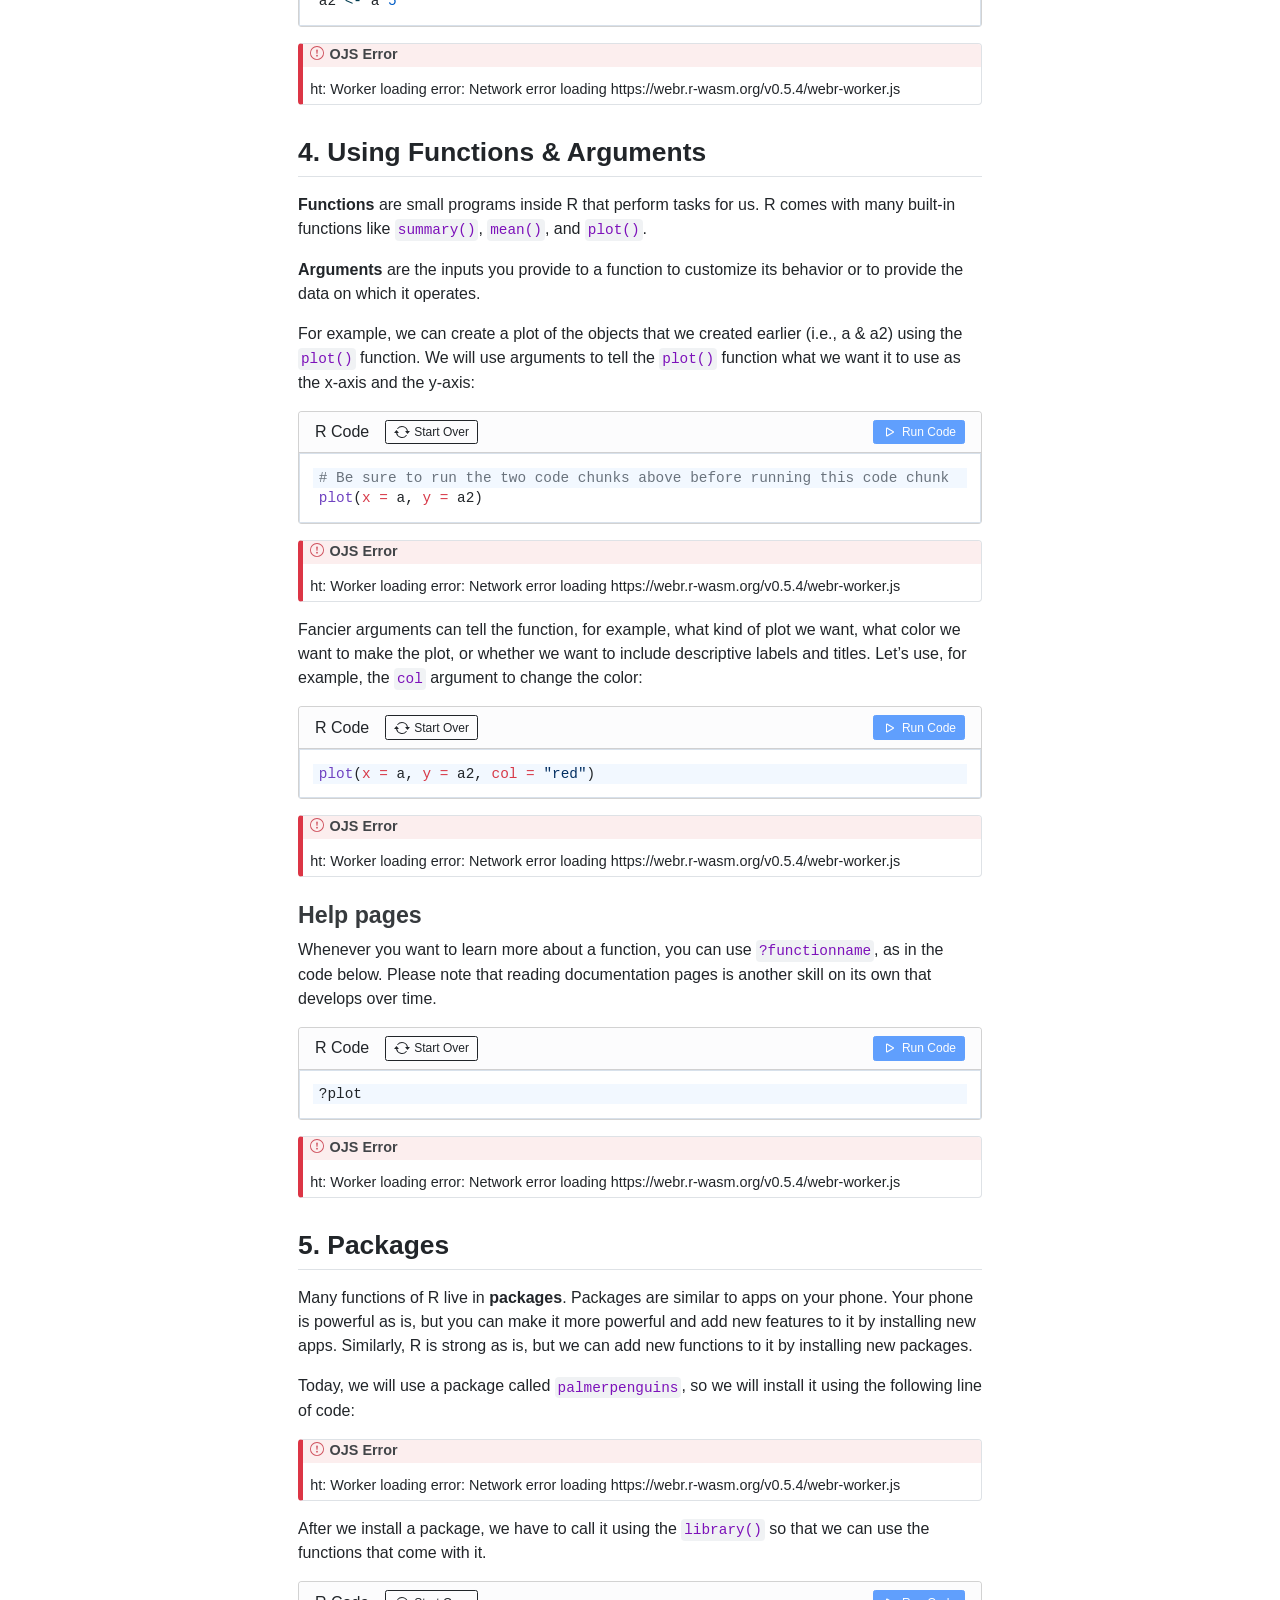
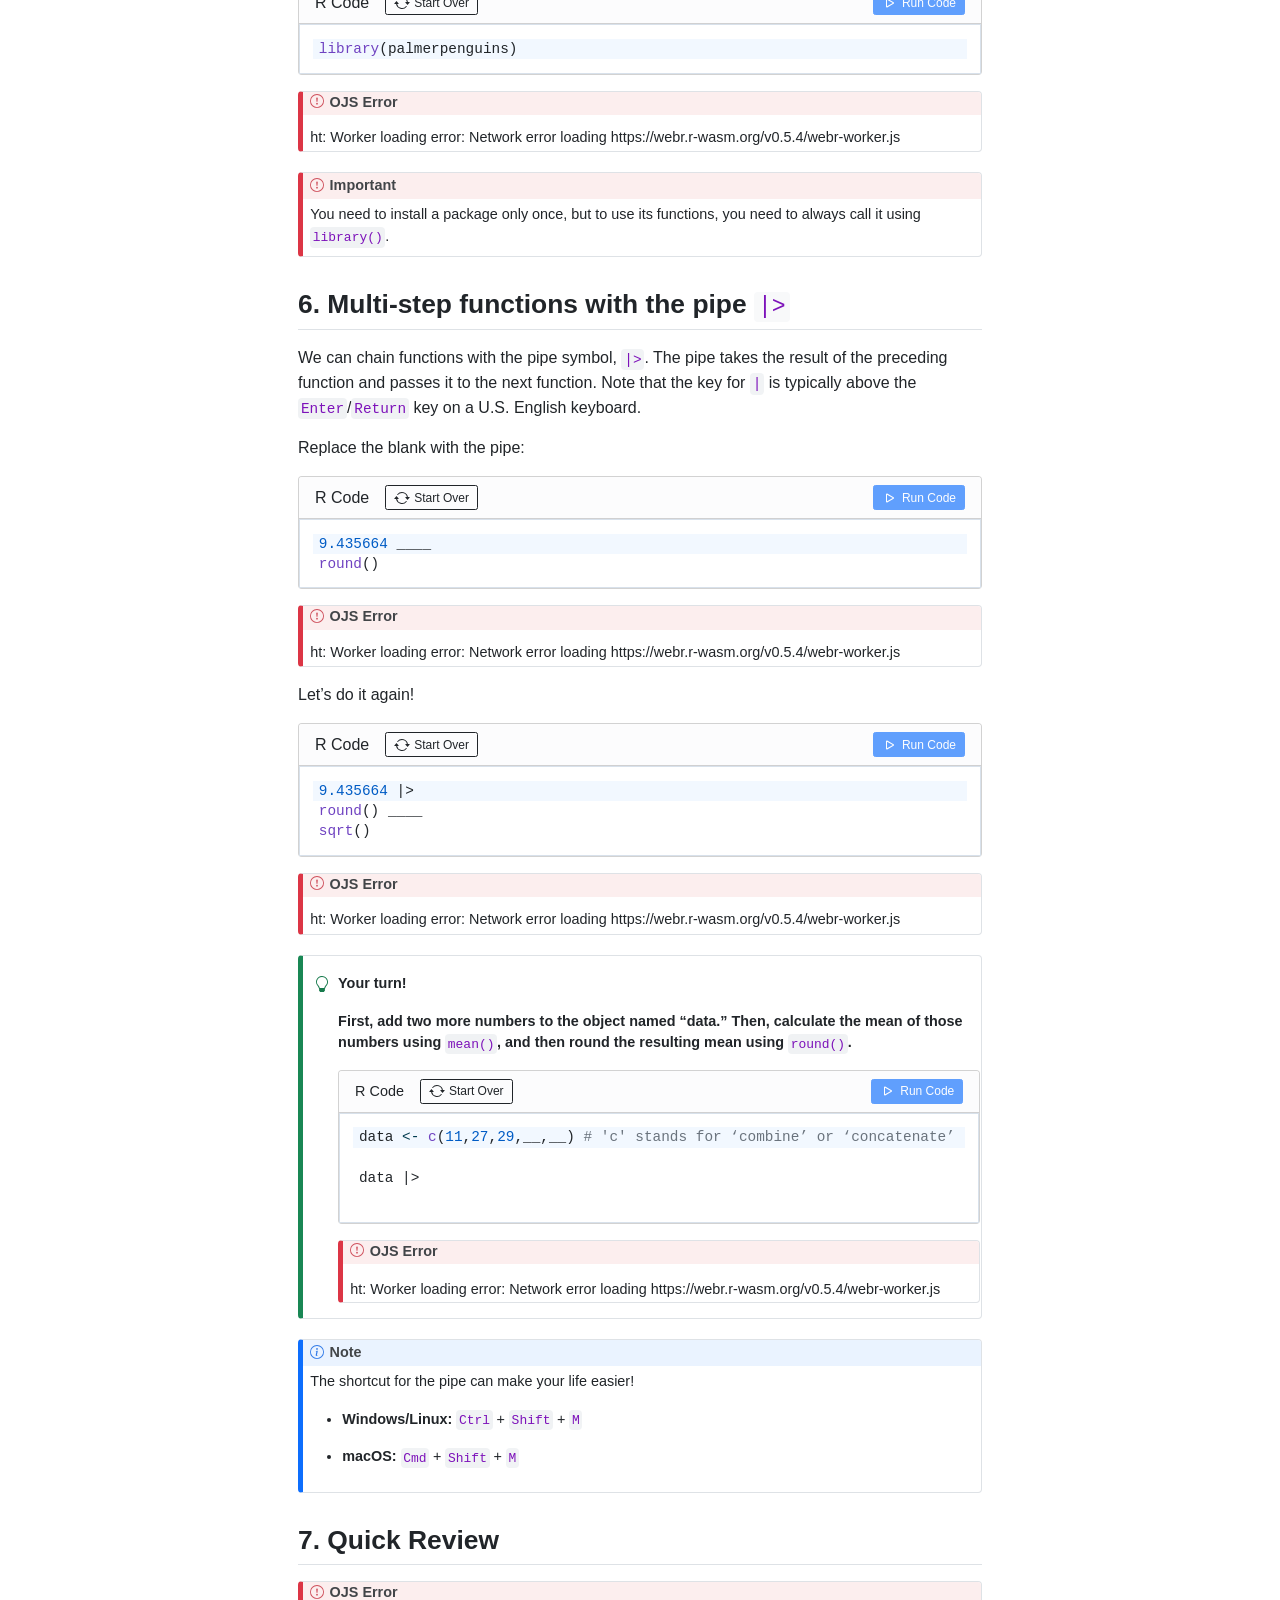
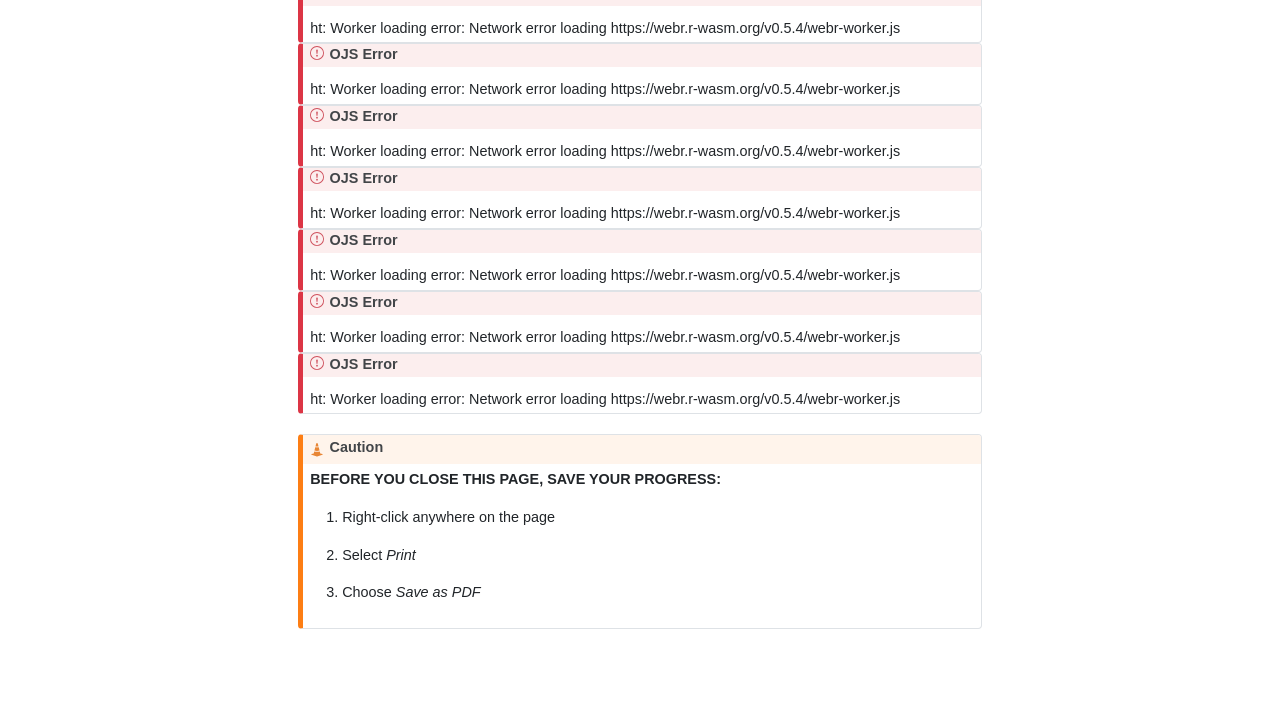
<file: Basics.html>
<!DOCTYPE html>
<html xmlns="http://www.w3.org/1999/xhtml" lang="en" xml:lang="en"><head>

<meta charset="utf-8">
<meta name="generator" content="quarto-1.10.18">

<meta name="viewport" content="width=device-width, initial-scale=1.0, user-scalable=yes">


<title>FOUNDATIONAL R FUNCTIONS &amp; TERMINOLOGY – ECOLT26</title>
<style>
/* Default styles provided by pandoc.
** See https://pandoc.org/MANUAL.html#variables-for-html for config info.
*/
span.smallcaps{font-variant: small-caps;}
div.columns{display: flex; gap: 1.5em;}
div.column{flex: auto;}
@media screen {
div.columns{gap: min(4vw, 1.5em);}
div.column{overflow-x: auto;}
}
div.hanging-indent{margin-left: 1.5em; text-indent: -1.5em;}
ul.task-list{list-style: none;}
ul.task-list li input[type="checkbox"] {
  width: 0.8em;
  margin: 0 0.8em 0.2em -1em; /* quarto-specific, see https://github.com/quarto-dev/quarto-cli/issues/4556 */ 
  vertical-align: middle;
}
</style>


<script src="site_libs/quarto-nav/quarto-nav.js"></script>
<script src="site_libs/clipboard/clipboard.min.js"></script>
<script src="site_libs/quarto-search/autocomplete.umd.js"></script>
<script src="site_libs/quarto-search/fuse.min.js"></script>
<script src="site_libs/quarto-search/quarto-search.js"></script>
<meta name="quarto:offset" content="./">
<script src="site_libs/quarto-html/quarto.js" type="module"></script>
<script src="site_libs/quarto-html/tabsets/tabsets.js" type="module"></script>
<script src="site_libs/quarto-html/popper.min.js"></script>
<script src="site_libs/quarto-html/tippy.umd.min.js"></script>
<script src="site_libs/quarto-html/anchor.min.js"></script>
<link href="site_libs/quarto-html/tippy.css" rel="stylesheet">
<link href="site_libs/quarto-html/quarto-syntax-highlighting-bb62276ab45c84d9efd712f51ff97b5a.css" rel="stylesheet" id="quarto-text-highlighting-styles">
<script src="site_libs/bootstrap/bootstrap.min.js"></script>
<link href="site_libs/bootstrap/bootstrap-icons.css" rel="stylesheet">
<link href="site_libs/bootstrap/bootstrap-69fdad917402b2e7e6429e3b72de1c80.min.css" rel="stylesheet" append-hash="true" id="quarto-bootstrap" data-mode="light">
<script src="site_libs/quarto-contrib/live-runtime/live-runtime.js" type="module"></script>
<link href="site_libs/quarto-contrib/live-runtime/live-runtime.css" rel="stylesheet">
<script id="quarto-search-options" type="application/json">{
  "location": "navbar",
  "copy-button": false,
  "collapse-after": 3,
  "panel-placement": "end",
  "type": "overlay",
  "limit": 50,
  "keyboard-shortcut": [
    "f",
    "/",
    "s"
  ],
  "show-item-context": false,
  "language": {
    "search-no-results-text": "No results",
    "search-matching-documents-text": "matching documents",
    "search-copy-link-title": "Copy link to search",
    "search-hide-matches-text": "Hide additional matches",
    "search-more-match-text": "more match in this document",
    "search-more-matches-text": "more matches in this document",
    "search-clear-button-title": "Clear",
    "search-text-placeholder": "",
    "search-detached-cancel-button-title": "Cancel",
    "search-submit-button-title": "Submit",
    "search-label": "Search"
  }
}</script>
<style>html{ scroll-behavior: smooth; }</style>
<script type="module" src="site_libs/quarto-ojs/quarto-ojs-runtime.js"></script>
<link href="site_libs/quarto-ojs/quarto-ojs.css" rel="stylesheet">


<link rel="stylesheet" href="styles.css">
</head>

<body class="floating nav-fixed quarto-light">

<div id="quarto-search-results"></div>
  <header id="quarto-header" class="headroom fixed-top">
    <nav class="navbar navbar-expand-lg " data-bs-theme="dark">
      <div class="navbar-container container-fluid">
      <div class="navbar-brand-container mx-auto">
    <a href="./index.html" class="navbar-brand navbar-brand-logo">
    <img src="./Images/hex.png" alt="" class="navbar-logo light-content">
    <img src="./Images/hex.png" alt="" class="navbar-logo dark-content">
    </a>
    <a class="navbar-brand" href="./index.html">
    <span class="navbar-title">ECOLT26</span>
    </a>
  </div>
            <div id="quarto-search" class="" title="Search"></div>
          <button class="navbar-toggler" type="button" data-bs-toggle="collapse" data-bs-target="#navbarCollapse" aria-controls="navbarCollapse" role="menu" aria-expanded="false" aria-label="Toggle navigation" onclick="if (window.quartoToggleHeadroom) { window.quartoToggleHeadroom(); }">
  <span class="navbar-toggler-icon"></span>
</button>
          <div class="collapse navbar-collapse" id="navbarCollapse">
            <ul class="navbar-nav navbar-nav-scroll me-auto">
  <li class="nav-item">
    <a class="nav-link" href="./index.html"> 
<span class="menu-text">Welcome</span></a>
  </li>  
  <li class="nav-item">
    <a class="nav-link active" href="./Basics.html" aria-current="page"> 
<span class="menu-text">The Foundation</span></a>
  </li>  
  <li class="nav-item">
    <a class="nav-link" href="./Descriptives.html"> 
<span class="menu-text">Descriptives &amp; Data Wrangling</span></a>
  </li>  
  <li class="nav-item">
    <a class="nav-link" href="./VisualizationsI.html"> 
<span class="menu-text">Visualizations Part I</span></a>
  </li>  
  <li class="nav-item">
    <a class="nav-link" href="./VisualizationsII.html"> 
<span class="menu-text">Visualizations Part II</span></a>
  </li>  
  <li class="nav-item">
    <a class="nav-link" href="./MovingForward.html"> 
<span class="menu-text">Moving Forward</span></a>
  </li>  
  <li class="nav-item">
    <a class="nav-link" href="./about.html"> 
<span class="menu-text">Presenters</span></a>
  </li>  
</ul>
          </div> <!-- /navcollapse -->
            <div class="quarto-navbar-tools">
</div>
      </div> <!-- /container-fluid -->
    </nav>
</header>
<!-- content -->
<div id="quarto-content" class="quarto-container page-columns page-rows-contents page-layout-article page-navbar">
<!-- sidebar -->
  <nav id="quarto-sidebar" class="sidebar collapse collapse-horizontal quarto-sidebar-collapse-item sidebar-navigation floating overflow-auto">
    <nav id="TOC" role="doc-toc" class="toc-active">
    <h2 id="toc-title">On this page</h2>
   
  <ul>
  <li><a href="#r-as-a-calculator" id="toc-r-as-a-calculator" class="nav-link active" data-scroll-target="#r-as-a-calculator">1. R as a calculator</a></li>
  <li><a href="#leaving-comments-with" id="toc-leaving-comments-with" class="nav-link" data-scroll-target="#leaving-comments-with">2. Leaving comments with #</a></li>
  <li><a href="#creating-objects-with-the-assignment-operator--" id="toc-creating-objects-with-the-assignment-operator--" class="nav-link" data-scroll-target="#creating-objects-with-the-assignment-operator--">3. Creating objects with the assignment operator <code>&lt;-</code></a></li>
  <li><a href="#using-functions-arguments" id="toc-using-functions-arguments" class="nav-link" data-scroll-target="#using-functions-arguments">4. Using Functions &amp; Arguments</a>
  <ul class="collapse">
  <li><a href="#help-pages" id="toc-help-pages" class="nav-link" data-scroll-target="#help-pages">Help pages</a></li>
  </ul></li>
  <li><a href="#packages" id="toc-packages" class="nav-link" data-scroll-target="#packages">5. Packages</a></li>
  <li><a href="#multi-step-functions-with-the-pipe" id="toc-multi-step-functions-with-the-pipe" class="nav-link" data-scroll-target="#multi-step-functions-with-the-pipe">6. Multi-step functions with the pipe <code>|&gt;</code></a></li>
  <li><a href="#quick-review" id="toc-quick-review" class="nav-link" data-scroll-target="#quick-review">7. Quick Review</a></li>
  </ul>
</nav>
</nav>
<div id="quarto-sidebar-glass" class="quarto-sidebar-collapse-item" data-bs-toggle="collapse" data-bs-target=".quarto-sidebar-collapse-item"></div>
<!-- margin-sidebar -->
    <div id="quarto-margin-sidebar" class="sidebar margin-sidebar zindex-bottom">
    </div>
<!-- main -->
<main class="content" id="quarto-document-content">

<header id="title-block-header" class="quarto-title-block default">
<div class="quarto-title">
<h1 class="title">FOUNDATIONAL R FUNCTIONS &amp; TERMINOLOGY</h1>
</div>



<div class="quarto-title-meta">

    
  
    
  </div>
  


</header>


<section id="r-as-a-calculator" class="level2">
<h2 class="anchored" data-anchor-id="r-as-a-calculator">1. R as a calculator</h2>
<p>Let’s start with a simple command and ask R to do a calculation. Type 1+1 in the code chunk below and hit “Run Code.”</p>
<div class="cell">
<div>
<div id="webr-1" class="exercise-cell">

</div>
<script type="webr-1-contents">
eyJhdHRyIjp7ImVkaXQiOnRydWUsImV2YWwiOnRydWV9LCJjb2RlIjoiIn0=
</script>
</div>
</div>
</section>
<section id="leaving-comments-with" class="level2">
<h2 class="anchored" data-anchor-id="leaving-comments-with">2. Leaving comments with #</h2>
<p>When you use R, you will want to leave comments for yourself so you remember why you did certain things.</p>
<p>Leave a comment following the hashtag below, and R will ignore it when it runs:</p>
<div class="cell">
<div>
<div id="webr-2" class="exercise-cell">

</div>
<script type="webr-2-contents">
eyJhdHRyIjp7ImVkaXQiOnRydWUsImV2YWwiOnRydWV9LCJjb2RlIjoiIyBcbjUqNSJ9
</script>
</div>
</div>
</section>
<section id="creating-objects-with-the-assignment-operator--" class="level2">
<h2 class="anchored" data-anchor-id="creating-objects-with-the-assignment-operator--">3. Creating objects with the assignment operator <code>&lt;-</code></h2>
<p>An important feature of R is to create <strong>objects</strong>.</p>
<p>Objects are used to store a variety of values: numbers, lists, entire datasets, and more. Storing these values as objects allows us to use them again and again, without retyping them.</p>
<p>We create objects using the assignment operator: <code>&lt;-</code> , which is a less than sign, <code>&lt;</code>, followed by a minus sign, <code>-</code>.</p>
<p>Replace the blank with the assignment operator so that <code>2</code> is assigned to the object named <code>a</code>:</p>
<div class="cell">
<div>
<div id="webr-3" class="exercise-cell">

</div>
<script type="webr-3-contents">
[base64]
</script>
</div>
</div>
<div class="cell">
<div>
<div id="webr-4" class="exercise-cell">

</div>
<script type="webr-4-contents">
eyJhdHRyIjp7ImVkaXQiOnRydWUsImV2YWwiOnRydWV9LCJjb2RlIjoiIyBNdWx0aXBseSBgYWAgYnkgNVxuYSo1XG5cbiMgU2F2ZSB0aGUgcmVzdWx0IG9mIG11bHRpcGxpY2F0aW9uIGFzIGBhMmBcbmEyIDwtIGEqNSJ9
</script>
</div>
</div>
</section>
<section id="using-functions-arguments" class="level2">
<h2 class="anchored" data-anchor-id="using-functions-arguments">4. Using Functions &amp; Arguments</h2>
<p><strong>Functions</strong> are small programs inside R that perform tasks for us. R comes with many built-in functions like <code>summary()</code>, <code>mean()</code>, and <code>plot()</code>.</p>
<p><strong>Arguments</strong> are the inputs you provide to a function to customize its behavior or to provide the data on which it operates.</p>
<p>For example, we can create a plot of the objects that we created earlier (i.e., a &amp; a2) using the <code>plot()</code> function. We will use arguments to tell the <code>plot()</code> function what we want it to use as the x-axis and the y-axis:</p>
<div class="cell">
<div>
<div id="webr-5" class="exercise-cell">

</div>
<script type="webr-5-contents">
eyJhdHRyIjp7ImVkaXQiOnRydWUsImV2YWwiOnRydWV9LCJjb2RlIjoiIyBCZSBzdXJlIHRvIHJ1biB0aGUgdHdvIGNvZGUgY2h1bmtzIGFib3ZlIGJlZm9yZSBydW5uaW5nIHRoaXMgY29kZSBjaHVua1xucGxvdCh4ID0gYSwgeSA9IGEyKSJ9
</script>
</div>
</div>
<p>Fancier arguments can tell the function, for example, what kind of plot we want, what color we want to make the plot, or whether we want to include descriptive labels and titles. Let’s use, for example, the <code>col</code> argument to change the color:</p>
<div class="cell">
<div>
<div id="webr-6" class="exercise-cell">

</div>
<script type="webr-6-contents">
eyJhdHRyIjp7ImVkaXQiOnRydWUsImV2YWwiOnRydWV9LCJjb2RlIjoicGxvdCh4ID0gYSwgeSA9IGEyLCBjb2wgPSBcInJlZFwiKSJ9
</script>
</div>
</div>
<section id="help-pages" class="level3">
<h3 class="anchored" data-anchor-id="help-pages">Help pages</h3>
<p>Whenever you want to learn more about a function, you can use <code>?functionname</code>, as in the code below. Please note that reading documentation pages is another skill on its own that develops over time.</p>
<div class="cell">
<div>
<div id="webr-7" class="exercise-cell">

</div>
<script type="webr-7-contents">
eyJhdHRyIjp7ImVkaXQiOnRydWUsImV2YWwiOnRydWV9LCJjb2RlIjoiP3Bsb3QifQ==
</script>
</div>
</div>
</section>
</section>
<section id="packages" class="level2">
<h2 class="anchored" data-anchor-id="packages">5. Packages</h2>
<p>Many functions of R live in <strong>packages</strong>. Packages are similar to apps on your phone. Your phone is powerful as is, but you can make it more powerful and add new features to it by installing new apps. Similarly, R is strong as is, but we can add new functions to it by installing new packages.</p>
<p>Today, we will use a package called <code>palmerpenguins</code>, so we will install it using the following line of code:</p>
<div class="cell">
<div>
<div id="webr-8" class="exercise-cell">

</div>
<script type="webr-8-contents">
eyJhdHRyIjp7ImVkaXQiOmZhbHNlLCJldmFsIjpmYWxzZX0sImNvZGUiOiJpbnN0YWxsLnBhY2thZ2VzKFwicGFsbWVycGVuZ3VpbnNcIikifQ==
</script>
</div>
</div>
<p>After we install a package, we have to call it using the <code>library()</code> so that we can use the functions that come with it.</p>
<div class="cell">
<div>
<div id="webr-9" class="exercise-cell">

</div>
<script type="webr-9-contents">
eyJhdHRyIjp7ImVkaXQiOnRydWUsImV2YWwiOnRydWV9LCJjb2RlIjoibGlicmFyeShwYWxtZXJwZW5ndWlucykifQ==
</script>
</div>
</div>
<div class="callout callout-style-default callout-important callout-titled">
<div class="callout-header d-flex align-content-center">
<div class="callout-icon-container">
<i class="callout-icon"></i>
</div>
<div class="callout-title-container flex-fill">
Important
</div>
</div>
<div class="callout-body-container callout-body">
<p>You need to install a package only once, but to use its functions, you need to always call it using <code>library()</code>.</p>
</div>
</div>
</section>
<section id="multi-step-functions-with-the-pipe" class="level2">
<h2 class="anchored" data-anchor-id="multi-step-functions-with-the-pipe">6. Multi-step functions with the pipe <code>|&gt;</code></h2>
<p>We can chain functions with the pipe symbol, <code>|&gt;</code>. The pipe takes the result of the preceding function and passes it to the next function. Note that the key for <code>|</code> is typically above the <code>Enter</code>/<code>Return</code> key on a U.S. English keyboard.</p>
<p>Replace the blank with the pipe:</p>
<div class="cell">
<div>
<div id="webr-10" class="exercise-cell">

</div>
<script type="webr-10-contents">
eyJhdHRyIjp7ImVkaXQiOnRydWUsImV2YWwiOnRydWV9LCJjb2RlIjoiOS40MzU2NjQgX19fX1xucm91bmQoKSJ9
</script>
</div>
</div>
<p>Let’s do it again!</p>
<div class="cell">
<div>
<div id="webr-11" class="exercise-cell">

</div>
<script type="webr-11-contents">
eyJhdHRyIjp7ImVkaXQiOnRydWUsImV2YWwiOnRydWV9LCJjb2RlIjoiOS40MzU2NjQgfD5cbnJvdW5kKCkgX19fX1xuc3FydCgpIn0=
</script>
</div>
</div>
<div class="callout callout-style-simple callout-tip">
<div class="callout-body d-flex">
<div class="callout-icon-container">
<i class="callout-icon"></i>
</div>
<div class="callout-body-container">
<p><strong>Your turn!</strong></p>
<p><strong>First, add two more numbers to the object named “data.” Then, calculate the mean of those numbers using <code>mean()</code>, and then round the resulting mean using <code>round()</code>.</strong></p>
<div class="cell">
<div>
<div id="webr-12" class="exercise-cell">

</div>
<script type="webr-12-contents">
eyJhdHRyIjp7ImVkaXQiOnRydWUsImV2YWwiOnRydWV9LCJjb2RlIjoiZGF0YSA8LSBjKDExLDI3LDI5LF9fLF9fKSAjICdjJyBzdGFuZHMgZm9yIOKAmGNvbWJpbmXigJkgb3Ig4oCYY29uY2F0ZW5hdGXigJkgXG5cbmRhdGEgfD5cbiAifQ==
</script>
</div>
</div>
</div>
</div>
</div>
<div class="callout callout-style-default callout-note callout-titled">
<div class="callout-header d-flex align-content-center">
<div class="callout-icon-container">
<i class="callout-icon"></i>
</div>
<div class="callout-title-container flex-fill">
Note
</div>
</div>
<div class="callout-body-container callout-body">
<p>The shortcut for the pipe can make your life easier!</p>
<ul>
<li><p><strong>Windows/Linux:</strong> <code>Ctrl</code> + <code>Shift</code> + <code>M</code></p></li>
<li><p><strong>macOS:</strong> <code>Cmd</code> + <code>Shift</code> + <code>M</code></p></li>
</ul>
</div>
</div>
</section>
<section id="quick-review" class="level2">
<h2 class="anchored" data-anchor-id="quick-review">7. Quick Review</h2>
<div class="cell">
<div>
<div id="webr-13" class="exercise-cell">

</div>
<script type="webr-13-contents">
[base64]
</script>
</div>
</div>
<div class="cell">
<div>
<div id="webr-14" class="exercise-cell">

</div>
<script type="webr-14-contents">
[base64]
</script>
</div>
</div>
<div class="cell">
<div>
<div id="webr-15" class="exercise-cell">

</div>
<script type="webr-15-contents">
eyJhdHRyIjp7ImVjaG8iOmZhbHNlLCJlZGl0IjpmYWxzZSwiZXZhbCI6dHJ1ZX0sImNvZGUiOiJtY3EoXG4gIGlkID0gXCJxMlwiLFxuICBxdWVzdGlvbiA9IFwiMi4gV2hhdCBkb2VzIHRoZSBhc3NpZ25tZW50IG9wZXJhdG9yIDwtIGRvIGluIFI/[base64]
</script>
</div>
</div>
<div class="cell">
<div>
<div id="webr-16" class="exercise-cell">

</div>
<script type="webr-16-contents">
[base64]
</script>
</div>
</div>
<div class="cell">
<div>
<div id="webr-17" class="exercise-cell">

</div>
<script type="webr-17-contents">
[base64]
</script>
</div>
</div>
<div class="cell">
<div>
<div id="webr-18" class="exercise-cell">

</div>
<script type="webr-18-contents">
[base64]/[base64]
</script>
</div>
</div>
<div class="cell">
<div>
<div id="webr-19" class="exercise-cell">

</div>
<script type="webr-19-contents">
[base64]
</script>
</div>
</div>
<div class="callout callout-style-default callout-caution callout-titled">
<div class="callout-header d-flex align-content-center">
<div class="callout-icon-container">
<i class="callout-icon"></i>
</div>
<div class="callout-title-container flex-fill">
Caution
</div>
</div>
<div class="callout-body-container callout-body">
<p><strong>BEFORE YOU CLOSE THIS PAGE, SAVE YOUR PROGRESS:</strong></p>
<ol type="1">
<li><p>Right-click anywhere on the page</p></li>
<li><p>Select <em>Print</em></p></li>
<li><p>Choose <em>Save as PDF</em></p></li>
</ol>
</div>
</div>


<script type="webr-data">
[base64]
</script>
<script type="ojs-module-contents">
[base64]
</script>
<div id="exercise-loading-indicator" class="exercise-loading-indicator d-none d-flex align-items-center gap-2">
<div id="exercise-loading-status" class="d-flex gap-2">

</div>
<div class="spinner-grow spinner-grow-sm">

</div>
</div>
<script type="vfs-file">
W10=
</script>
</section>

</main> <!-- /main -->
<script type="ojs-module-contents">
eyJjb250ZW50cyI6W119
</script>
<script type="module">
if (window.location.protocol === "file:") { alert("The OJS runtime does not work with file:// URLs. Please use a web server to view this document."); }
window._ojs.paths.runtimeToDoc = "../..";
window._ojs.paths.runtimeToRoot = "../..";
window._ojs.paths.docToRoot = "";
window._ojs.selfContained = false;
window._ojs.runtime.interpretFromScriptTags();
</script>
<script id="quarto-html-after-body" type="application/javascript">
  window.document.addEventListener("DOMContentLoaded", function (event) {
    const icon = "";
    const anchorJS = new window.AnchorJS();
    anchorJS.options = {
      placement: 'right',
      icon: icon
    };
    anchorJS.add('.anchored');
    const isCodeAnnotation = (el) => {
      for (const clz of el.classList) {
        if (clz.startsWith('code-annotation-')) {                     
          return true;
        }
      }
      return false;
    }
    const onCopySuccess = function(e) {
      // button target
      const button = e.trigger;
      // don't keep focus
      button.blur();
      // flash "checked"
      button.classList.add('code-copy-button-checked');
      var currentTitle = button.getAttribute("title");
      button.setAttribute("title", "Copied!");
      let tooltip;
      if (window.bootstrap) {
        button.setAttribute("data-bs-toggle", "tooltip");
        button.setAttribute("data-bs-placement", "left");
        button.setAttribute("data-bs-title", "Copied!");
        tooltip = new bootstrap.Tooltip(button, 
          { trigger: "manual", 
            customClass: "code-copy-button-tooltip",
            offset: [0, -8]});
        tooltip.show();    
      }
      setTimeout(function() {
        if (tooltip) {
          tooltip.hide();
          button.removeAttribute("data-bs-title");
          button.removeAttribute("data-bs-toggle");
          button.removeAttribute("data-bs-placement");
        }
        button.setAttribute("title", currentTitle);
        button.classList.remove('code-copy-button-checked');
      }, 1000);
      // clear code selection
      e.clearSelection();
    }
    const getTextToCopy = function(trigger) {
      const outerScaffold = trigger.parentElement.cloneNode(true);
      const codeEl = outerScaffold.querySelector('code');
      for (const childEl of codeEl.children) {
        if (isCodeAnnotation(childEl)) {
          childEl.remove();
        }
      }
      return codeEl.innerText;
    }
    const clipboard = new window.ClipboardJS('.code-copy-button:not([data-in-quarto-modal])', {
      text: getTextToCopy
    });
    clipboard.on('success', onCopySuccess);
    if (window.document.getElementById('quarto-embedded-source-code-modal')) {
      const clipboardModal = new window.ClipboardJS('.code-copy-button[data-in-quarto-modal]', {
        text: getTextToCopy,
        container: window.document.getElementById('quarto-embedded-source-code-modal')
      });
      clipboardModal.on('success', onCopySuccess);
    }
      var localhostRegex = new RegExp(/^(?:http|https):\/\/localhost\:?[0-9]*\//);
      var mailtoRegex = new RegExp(/^mailto:/);
        var filterRegex = new RegExp("https:\/\/tulaydixon\.github\.io\/ECOLT26\/");
      var isInternal = (href) => {
          return filterRegex.test(href) || localhostRegex.test(href) || mailtoRegex.test(href);
      }
      // Inspect non-navigation links and adorn them if external
     var links = window.document.querySelectorAll('a[href]:not(.nav-link):not(.navbar-brand):not(.toc-action):not(.sidebar-link):not(.sidebar-item-toggle):not(.pagination-link):not(.no-external):not([aria-hidden]):not(.dropdown-item):not(.quarto-navigation-tool):not(.about-link)');
      for (var i=0; i<links.length; i++) {
        const link = links[i];
        if (!isInternal(link.href)) {
          // undo the damage that might have been done by quarto-nav.js in the case of
          // links that we want to consider external
          if (link.dataset.originalHref !== undefined) {
            link.href = link.dataset.originalHref;
          }
        }
      }
    function tippyHover(el, contentFn, onTriggerFn, onUntriggerFn) {
      const config = {
        allowHTML: true,
        maxWidth: 500,
        delay: 100,
        arrow: false,
        appendTo: function(el) {
            return el.parentElement;
        },
        interactive: true,
        interactiveBorder: 10,
        theme: 'quarto',
        placement: 'bottom-start',
      };
      if (contentFn) {
        config.content = contentFn;
      }
      if (onTriggerFn) {
        config.onTrigger = onTriggerFn;
      }
      if (onUntriggerFn) {
        config.onUntrigger = onUntriggerFn;
      }
      window.tippy(el, config); 
    }
    const noterefs = window.document.querySelectorAll('a[role="doc-noteref"]');
    for (var i=0; i<noterefs.length; i++) {
      const ref = noterefs[i];
      tippyHover(ref, function() {
        // use id or data attribute instead here
        let href = ref.getAttribute('data-footnote-href') || ref.getAttribute('href');
        try { href = new URL(href).hash; } catch {}
        const id = href.replace(/^#\/?/, "");
        const note = window.document.getElementById(id);
        if (note) {
          return note.innerHTML;
        } else {
          return "";
        }
      });
    }
    const xrefs = window.document.querySelectorAll('a.quarto-xref');
    const processXRef = (id, note) => {
      // Strip column container classes
      const stripColumnClz = (el) => {
        el.classList.remove("page-full", "page-columns");
        if (el.children) {
          for (const child of el.children) {
            stripColumnClz(child);
          }
        }
      }
      stripColumnClz(note)
      if (id === null || id.startsWith('sec-')) {
        // Special case sections, only their first couple elements
        const container = document.createElement("div");
        if (note.children && note.children.length > 2) {
          container.appendChild(note.children[0].cloneNode(true));
          for (let i = 1; i < note.children.length; i++) {
            const child = note.children[i];
            if (child.tagName === "P" && child.innerText === "") {
              continue;
            } else {
              container.appendChild(child.cloneNode(true));
              break;
            }
          }
          if (window.Quarto?.typesetMath) {
            window.Quarto.typesetMath(container);
          }
          return container.innerHTML
        } else {
          if (window.Quarto?.typesetMath) {
            window.Quarto.typesetMath(note);
          }
          return note.innerHTML;
        }
      } else {
        // Remove any anchor links if they are present
        const anchorLink = note.querySelector('a.anchorjs-link');
        if (anchorLink) {
          anchorLink.remove();
        }
        if (window.Quarto?.typesetMath) {
          window.Quarto.typesetMath(note);
        }
        if (note.classList.contains("callout")) {
          return note.outerHTML;
        } else {
          return note.innerHTML;
        }
      }
    }
    for (var i=0; i<xrefs.length; i++) {
      const xref = xrefs[i];
      tippyHover(xref, undefined, function(instance) {
        instance.disable();
        let url = xref.getAttribute('href');
        let hash = undefined; 
        if (url.startsWith('#')) {
          hash = url;
        } else {
          try { hash = new URL(url).hash; } catch {}
        }
        if (hash) {
          const id = hash.replace(/^#\/?/, "");
          const note = window.document.getElementById(id);
          if (note !== null) {
            try {
              const html = processXRef(id, note.cloneNode(true));
              instance.setContent(html);
            } finally {
              instance.enable();
              instance.show();
            }
          } else {
            // See if we can fetch this
            fetch(url.split('#')[0])
            .then(res => res.text())
            .then(html => {
              const parser = new DOMParser();
              const htmlDoc = parser.parseFromString(html, "text/html");
              const note = htmlDoc.getElementById(id);
              if (note !== null) {
                const html = processXRef(id, note);
                instance.setContent(html);
              } 
            }).finally(() => {
              instance.enable();
              instance.show();
            });
          }
        } else {
          // See if we can fetch a full url (with no hash to target)
          // This is a special case and we should probably do some content thinning / targeting
          fetch(url)
          .then(res => res.text())
          .then(html => {
            const parser = new DOMParser();
            const htmlDoc = parser.parseFromString(html, "text/html");
            const note = htmlDoc.querySelector('main.content');
            if (note !== null) {
              // This should only happen for chapter cross references
              // (since there is no id in the URL)
              // remove the first header
              if (note.children.length > 0 && note.children[0].tagName === "HEADER") {
                note.children[0].remove();
              }
              const html = processXRef(null, note);
              instance.setContent(html);
            } 
          }).finally(() => {
            instance.enable();
            instance.show();
          });
        }
      }, function(instance) {
      });
    }
        let selectedAnnoteEl;
        const selectorForAnnotation = ( cell, annotation) => {
          let cellAttr = 'data-code-cell="' + cell + '"';
          let lineAttr = 'data-code-annotation="' +  annotation + '"';
          const selector = 'span[' + cellAttr + '][' + lineAttr + ']';
          return selector;
        }
        const selectCodeLines = (annoteEl) => {
          const doc = window.document;
          const targetCell = annoteEl.getAttribute("data-target-cell");
          const targetAnnotation = annoteEl.getAttribute("data-target-annotation");
          const annoteSpan = window.document.querySelector(selectorForAnnotation(targetCell, targetAnnotation));
          const lines = annoteSpan.getAttribute("data-code-lines").split(",");
          const lineIds = lines.map((line) => {
            return targetCell + "-" + line;
          })
          let top = null;
          let height = null;
          let parent = null;
          if (lineIds.length > 0) {
              //compute the position of the single el (top and bottom and make a div)
              const el = window.document.getElementById(lineIds[0]);
              top = el.offsetTop;
              height = el.offsetHeight;
              parent = el.parentElement.parentElement;
            if (lineIds.length > 1) {
              const lastEl = window.document.getElementById(lineIds[lineIds.length - 1]);
              const bottom = lastEl.offsetTop + lastEl.offsetHeight;
              height = bottom - top;
            }
            if (top !== null && height !== null && parent !== null) {
              // cook up a div (if necessary) and position it 
              let div = window.document.getElementById("code-annotation-line-highlight");
              if (div === null) {
                div = window.document.createElement("div");
                div.setAttribute("id", "code-annotation-line-highlight");
                div.style.position = 'absolute';
                parent.appendChild(div);
              }
              div.style.top = top - 2 + "px";
              div.style.height = height + 4 + "px";
              div.style.left = 0;
              let gutterDiv = window.document.getElementById("code-annotation-line-highlight-gutter");
              if (gutterDiv === null) {
                gutterDiv = window.document.createElement("div");
                gutterDiv.setAttribute("id", "code-annotation-line-highlight-gutter");
                gutterDiv.style.position = 'absolute';
                const codeCell = window.document.getElementById(targetCell);
                const gutter = codeCell.querySelector('.code-annotation-gutter');
                gutter.appendChild(gutterDiv);
              }
              gutterDiv.style.top = top - 2 + "px";
              gutterDiv.style.height = height + 4 + "px";
            }
            selectedAnnoteEl = annoteEl;
          }
        };
        const unselectCodeLines = () => {
          const elementsIds = ["code-annotation-line-highlight", "code-annotation-line-highlight-gutter"];
          elementsIds.forEach((elId) => {
            const div = window.document.getElementById(elId);
            if (div) {
              div.remove();
            }
          });
          selectedAnnoteEl = undefined;
        };
          // Handle positioning of the toggle
      window.addEventListener(
        "resize",
        throttle(() => {
          elRect = undefined;
          if (selectedAnnoteEl) {
            selectCodeLines(selectedAnnoteEl);
          }
        }, 10)
      );
      function throttle(fn, ms) {
      let throttle = false;
      let timer;
        return (...args) => {
          if(!throttle) { // first call gets through
              fn.apply(this, args);
              throttle = true;
          } else { // all the others get throttled
              if(timer) clearTimeout(timer); // cancel #2
              timer = setTimeout(() => {
                fn.apply(this, args);
                timer = throttle = false;
              }, ms);
          }
        };
      }
        // Attach click handler to the DT
        const annoteDls = window.document.querySelectorAll('dt[data-target-cell]');
        for (const annoteDlNode of annoteDls) {
          annoteDlNode.addEventListener('click', (event) => {
            const clickedEl = event.target;
            if (clickedEl !== selectedAnnoteEl) {
              unselectCodeLines();
              const activeEl = window.document.querySelector('dt[data-target-cell].code-annotation-active');
              if (activeEl) {
                activeEl.classList.remove('code-annotation-active');
              }
              selectCodeLines(clickedEl);
              clickedEl.classList.add('code-annotation-active');
            } else {
              // Unselect the line
              unselectCodeLines();
              clickedEl.classList.remove('code-annotation-active');
            }
          });
        }
    const findCites = (el) => {
      const parentEl = el.parentElement;
      if (parentEl) {
        const cites = parentEl.dataset.cites;
        if (cites) {
          return {
            el,
            cites: cites.split(' ')
          };
        } else {
          return findCites(el.parentElement)
        }
      } else {
        return undefined;
      }
    };
    var bibliorefs = window.document.querySelectorAll('a[role="doc-biblioref"]');
    for (var i=0; i<bibliorefs.length; i++) {
      const ref = bibliorefs[i];
      const citeInfo = findCites(ref);
      if (citeInfo) {
        tippyHover(citeInfo.el, function() {
          var popup = window.document.createElement('div');
          citeInfo.cites.forEach(function(cite) {
            var citeDiv = window.document.createElement('div');
            citeDiv.classList.add('hanging-indent');
            citeDiv.classList.add('csl-entry');
            var biblioDiv = window.document.getElementById('ref-' + cite);
            if (biblioDiv) {
              citeDiv.innerHTML = biblioDiv.innerHTML;
            }
            popup.appendChild(citeDiv);
          });
          return popup.innerHTML;
        });
      }
    }
  });
  </script>
</div> <!-- /content -->




<script src="site_libs/quarto-html/zenscroll-min.js"></script>
</body></html>
</file>
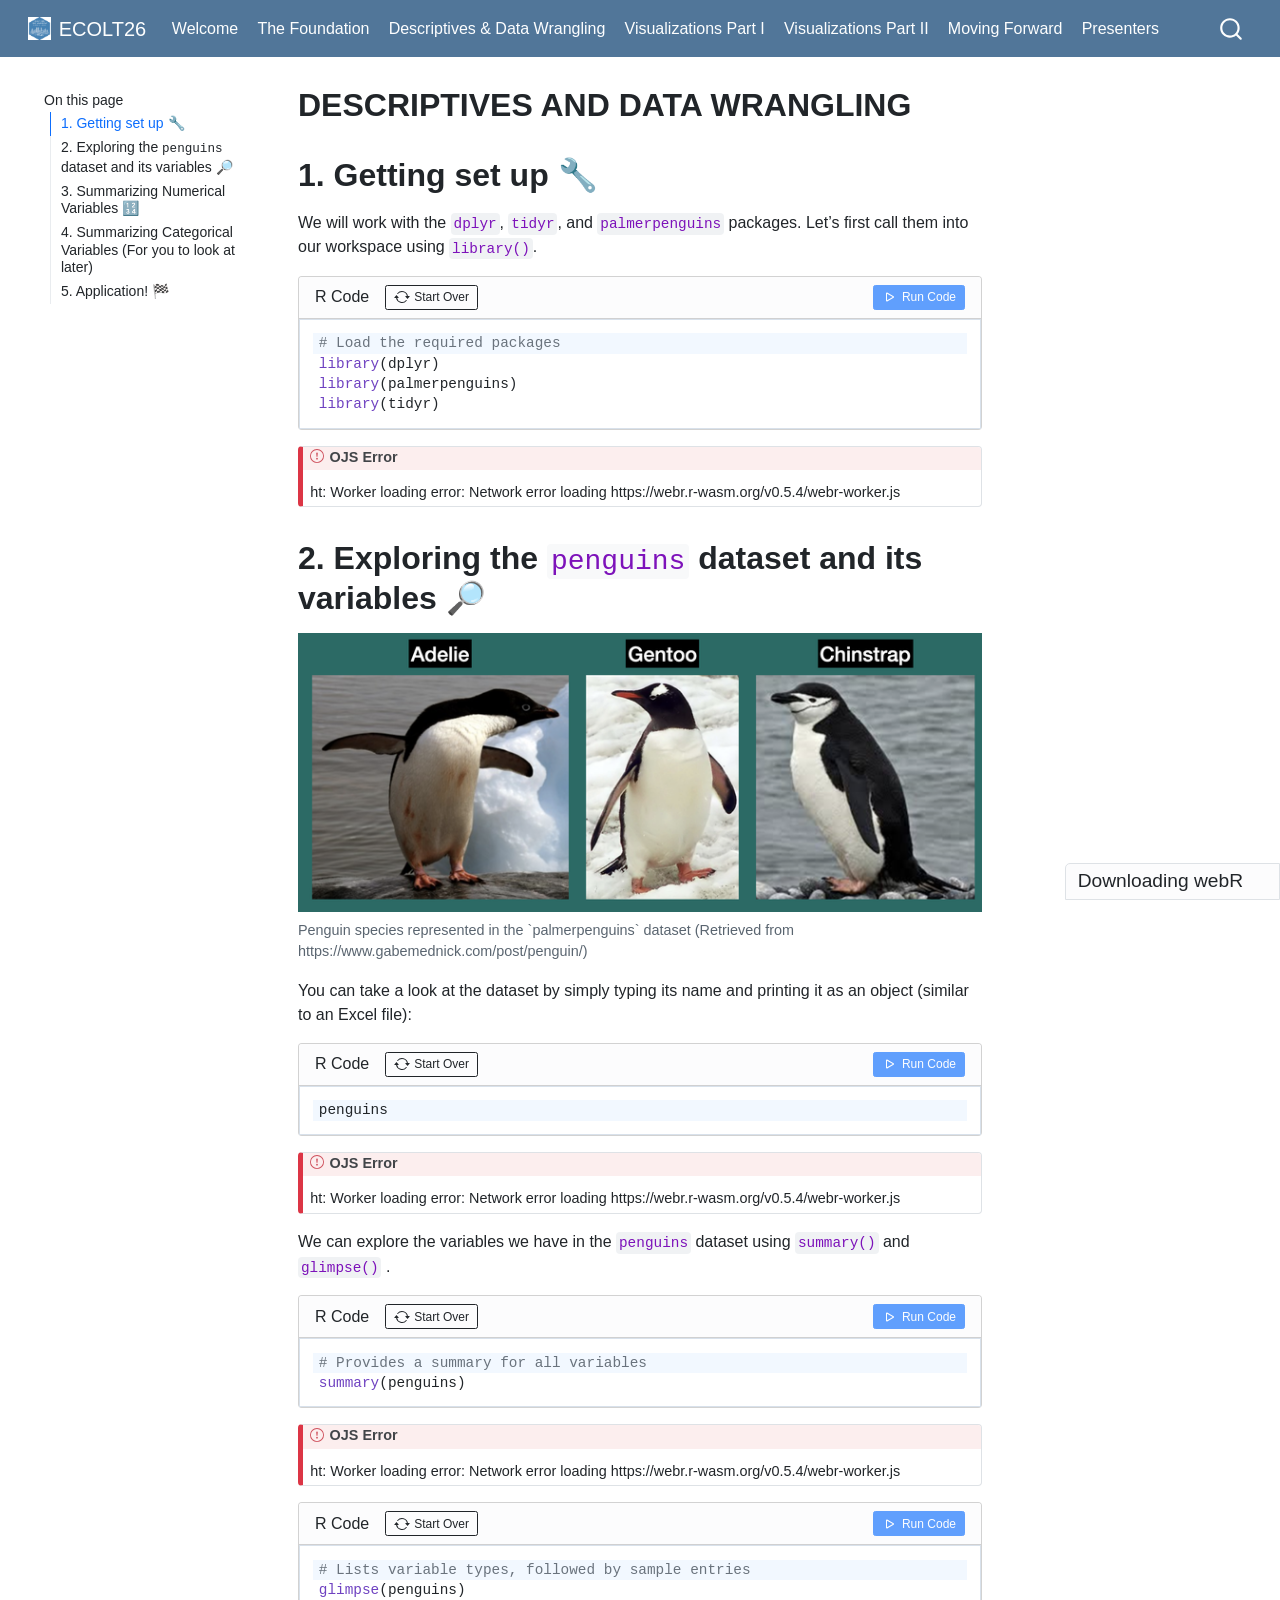
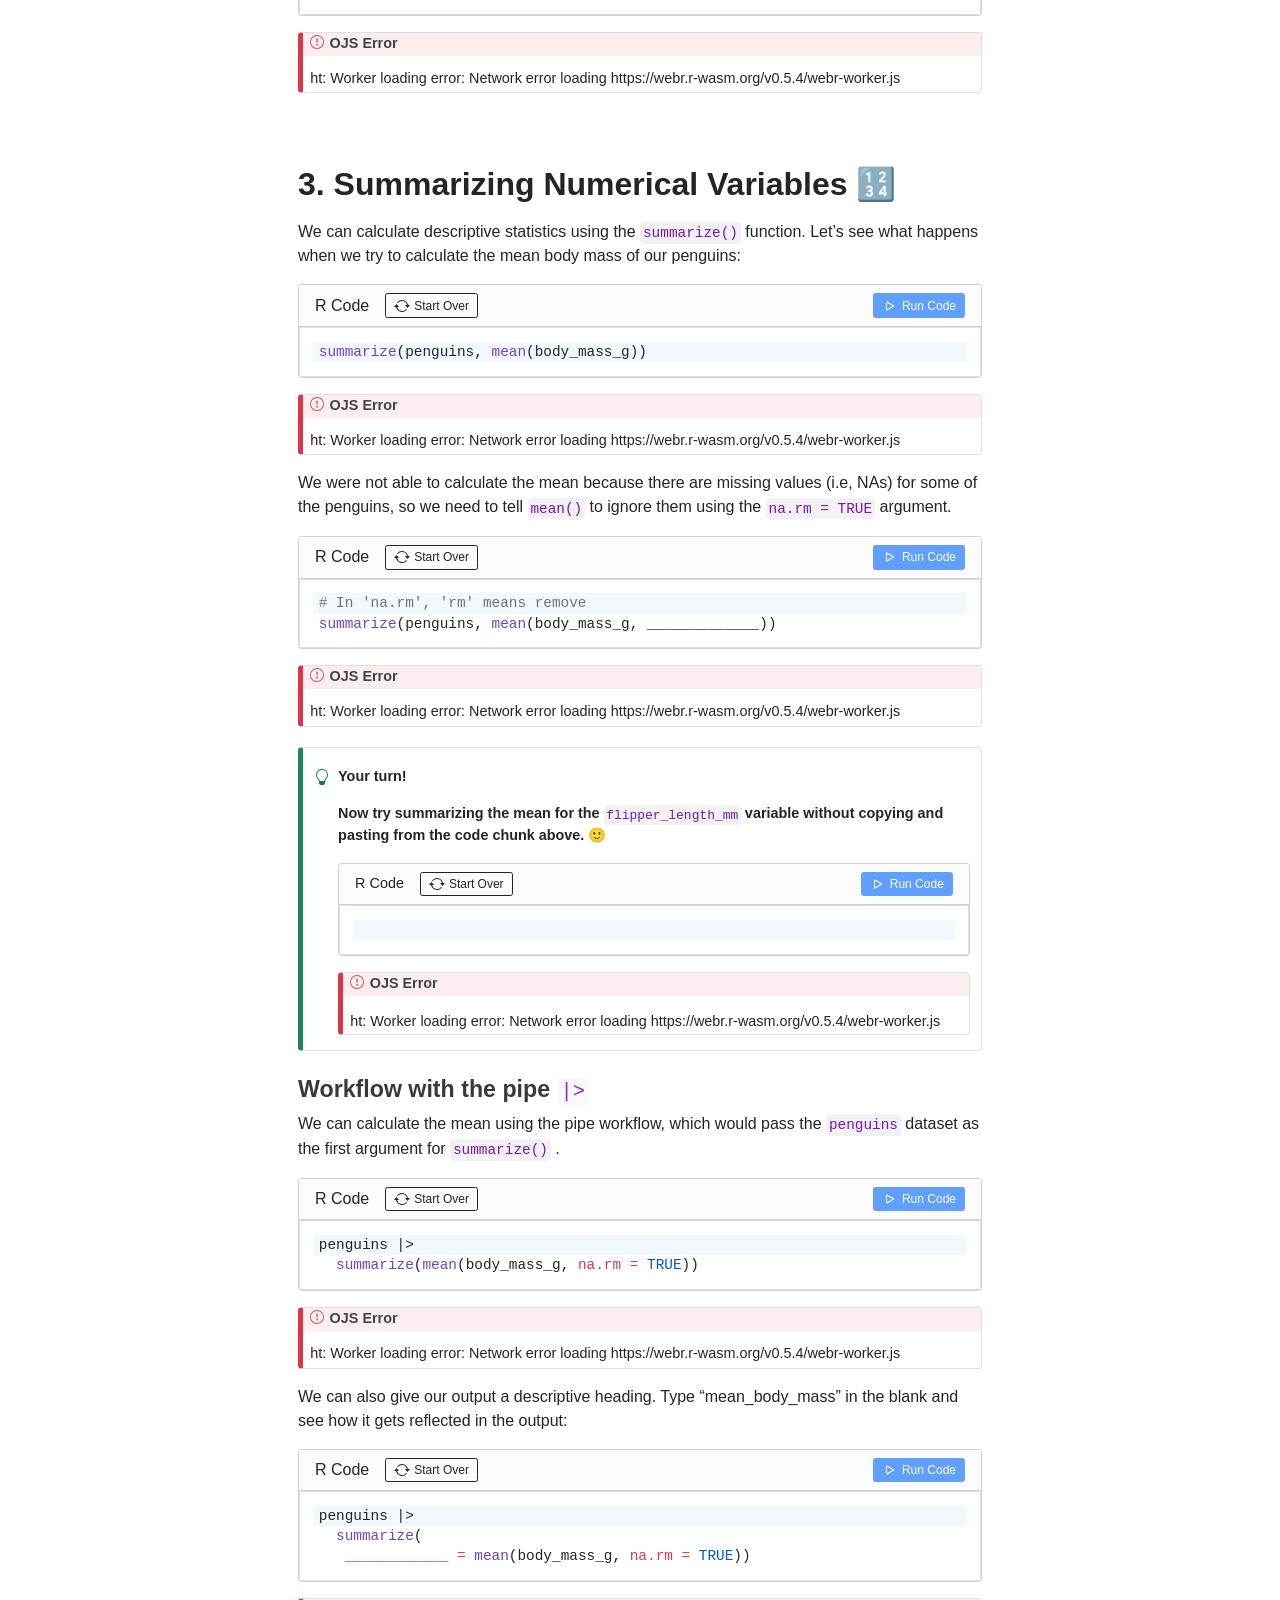
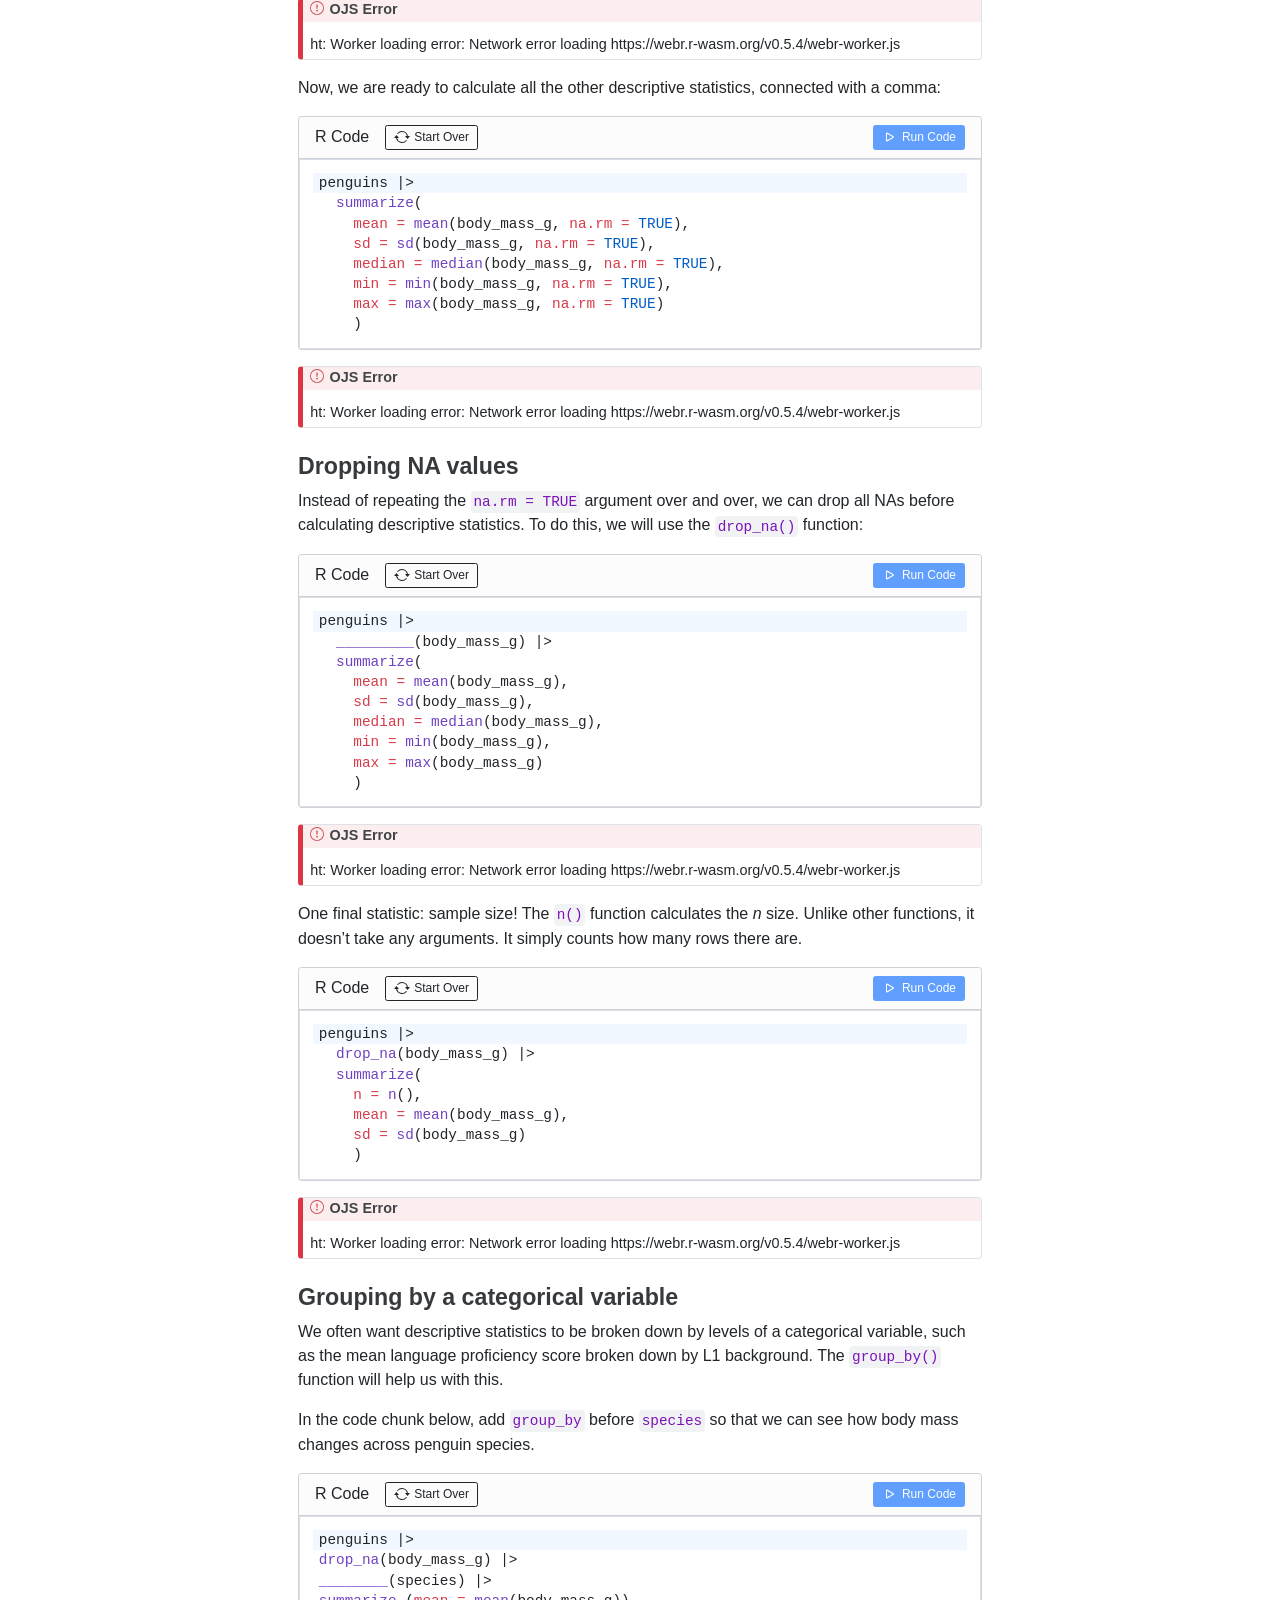
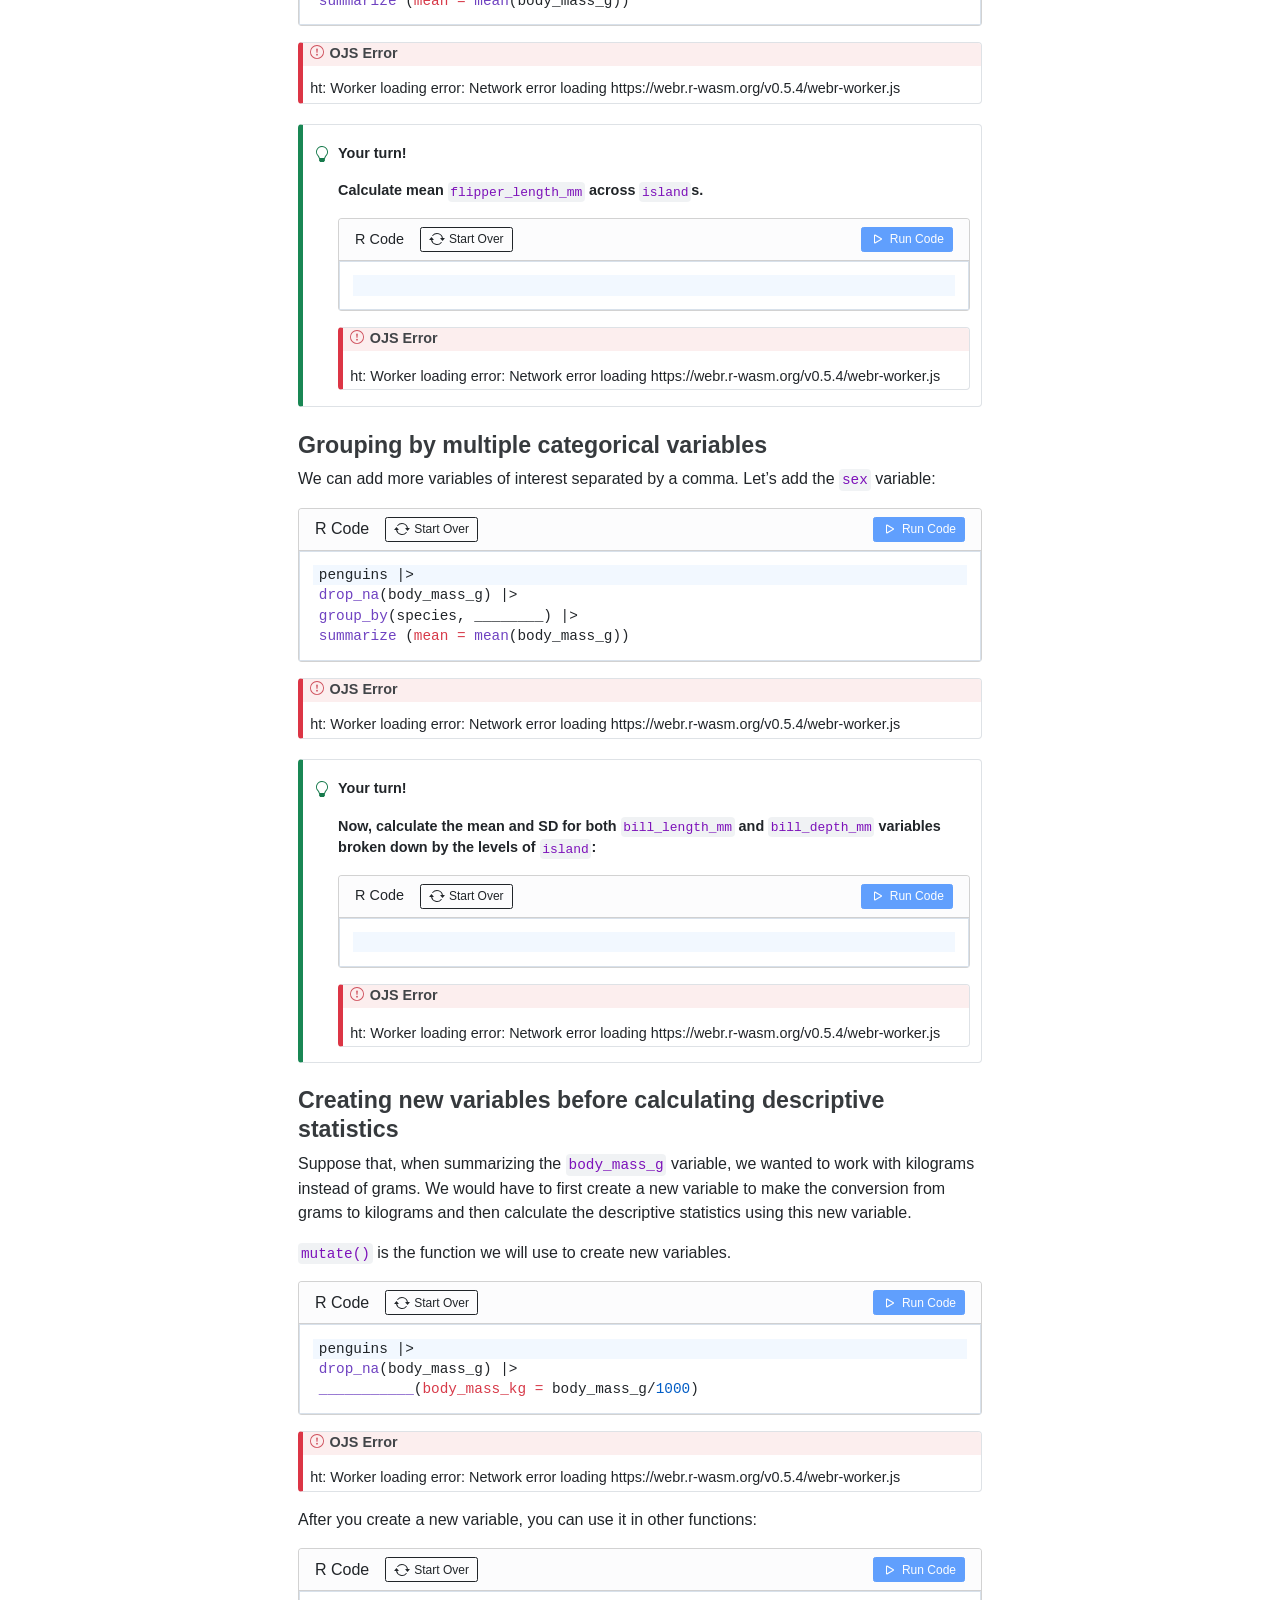
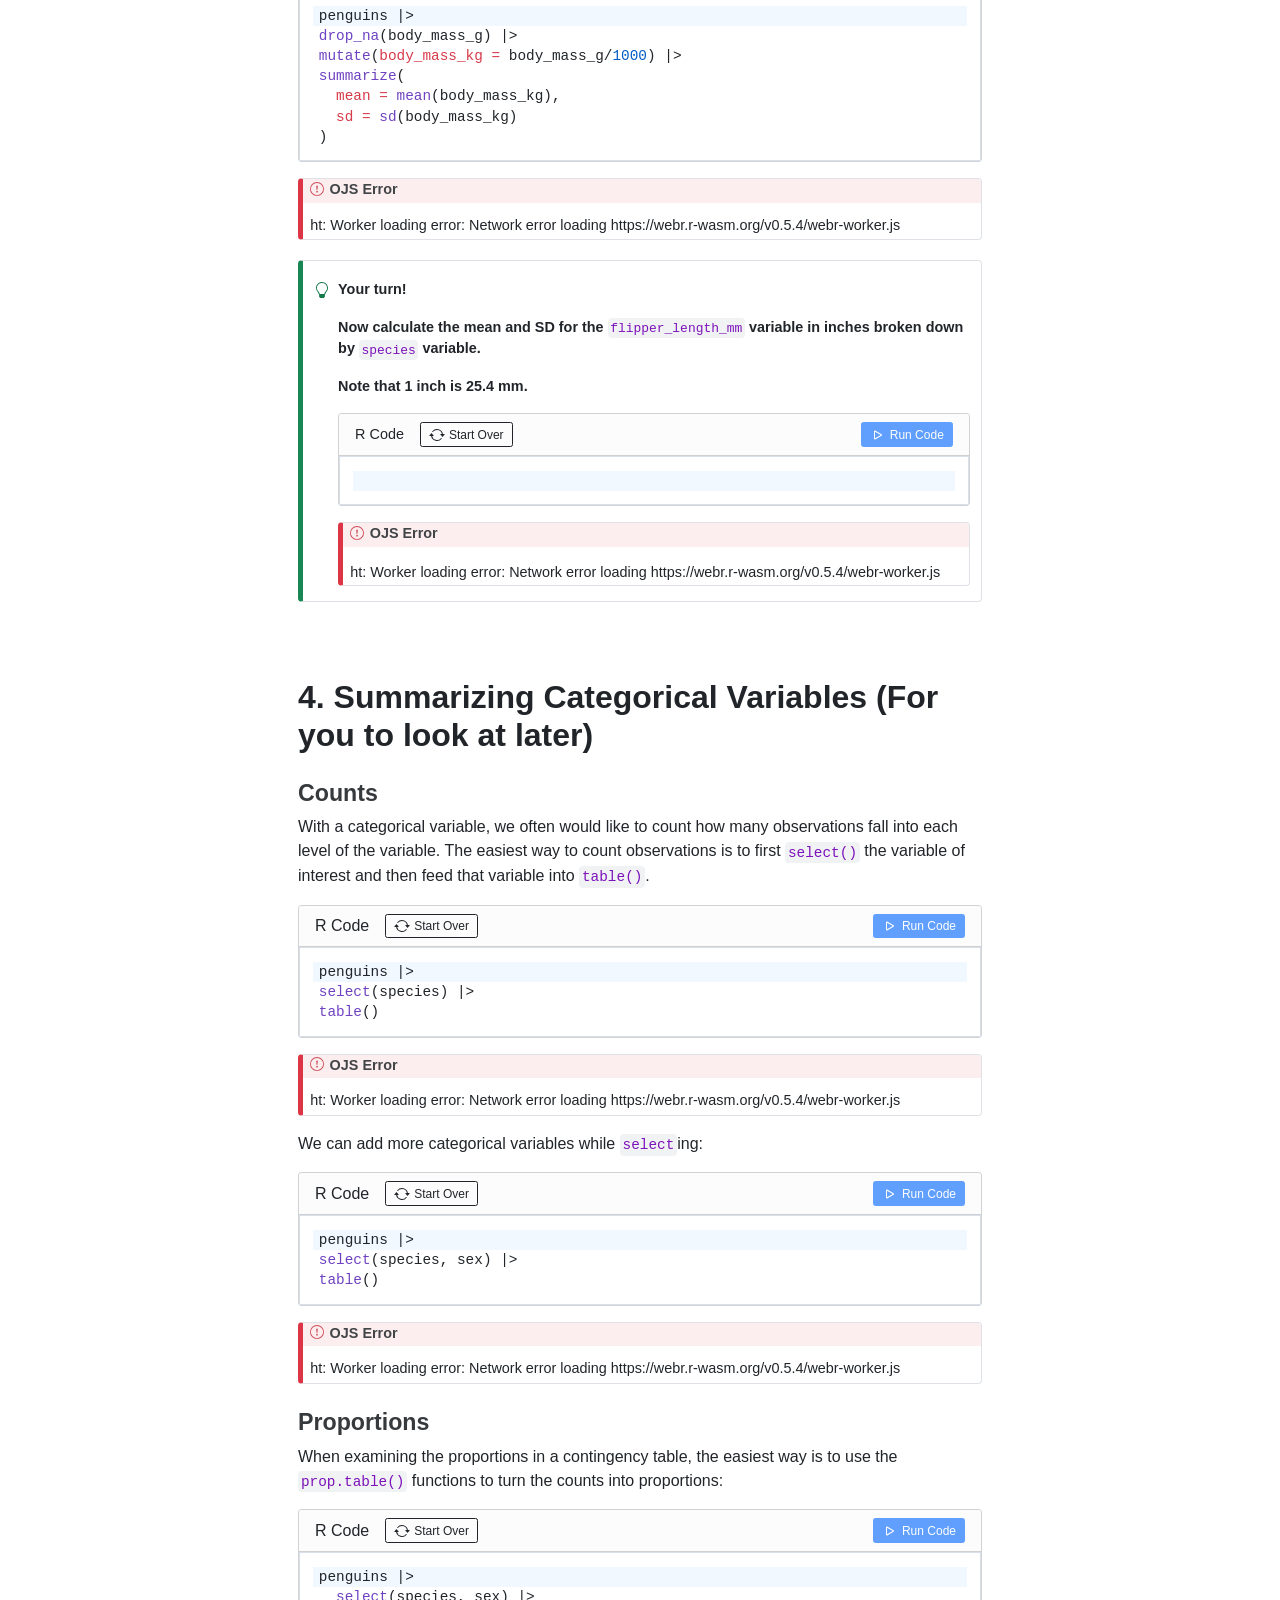
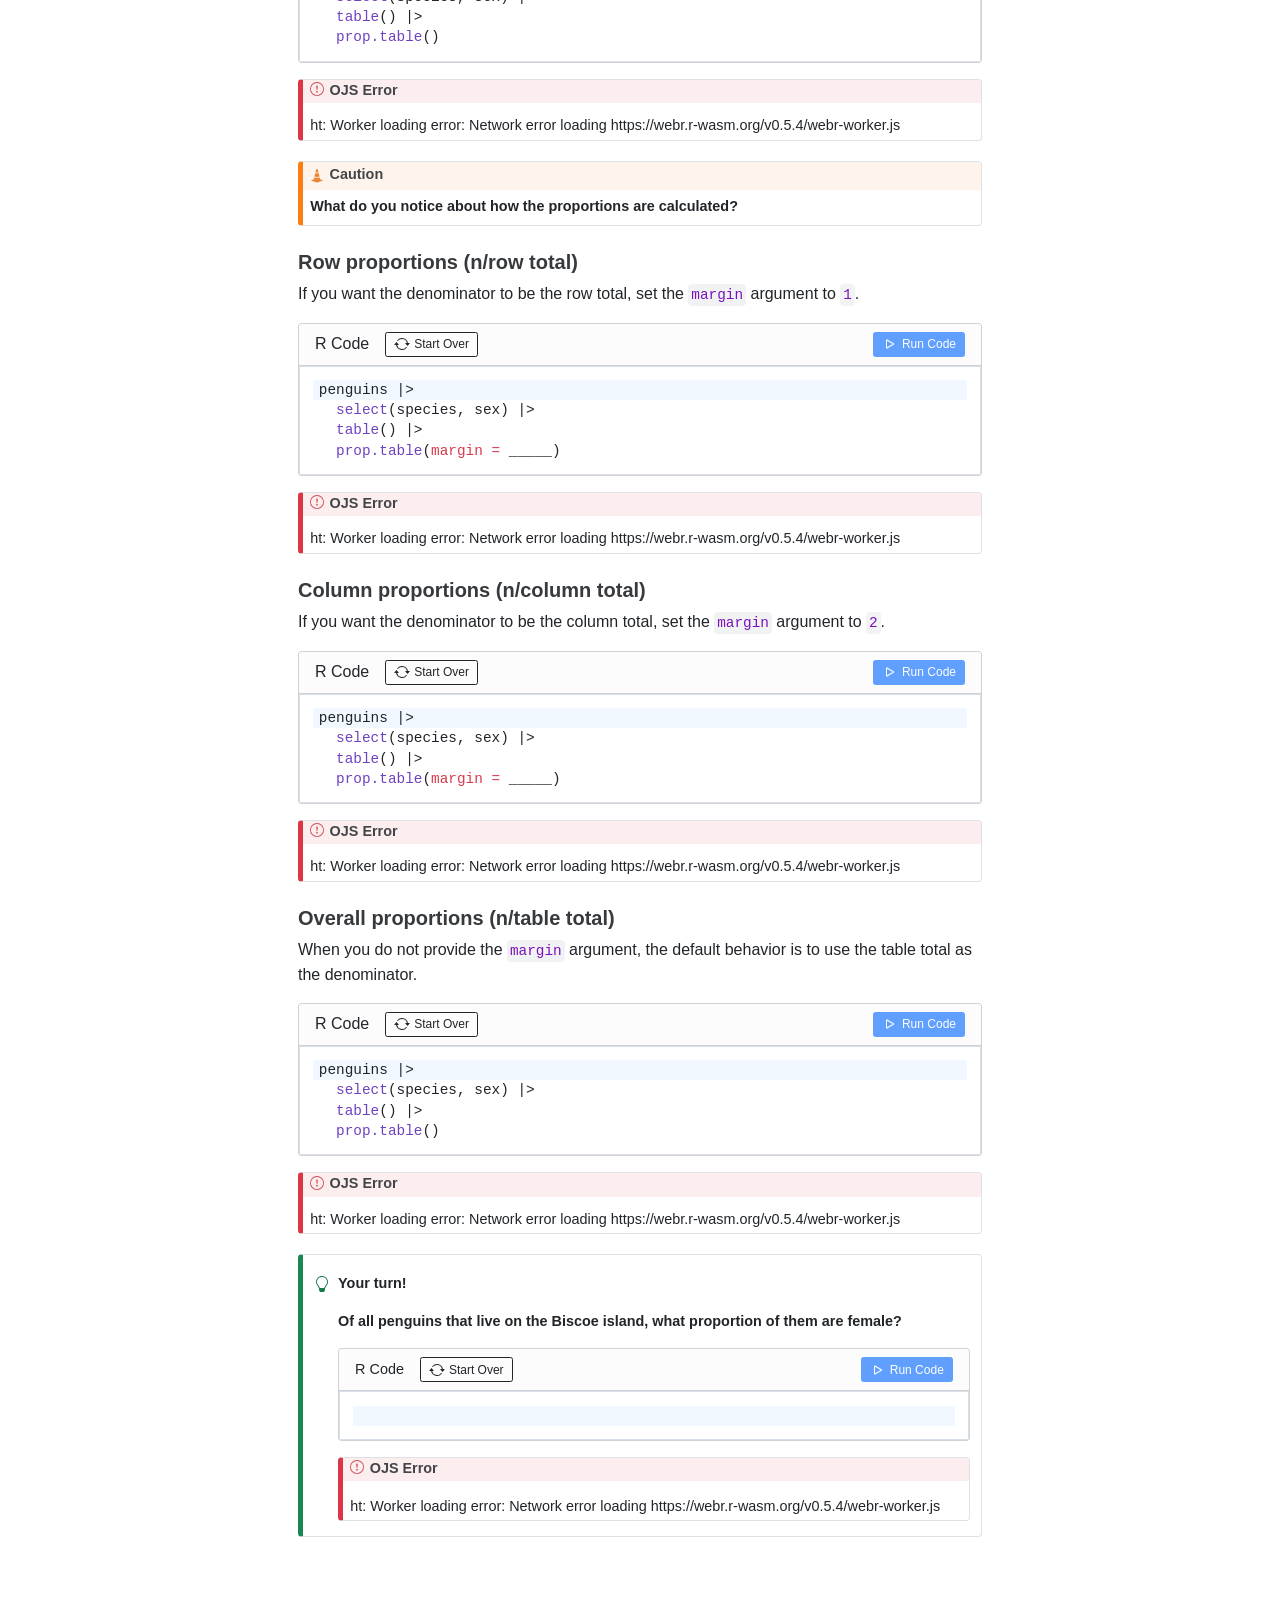
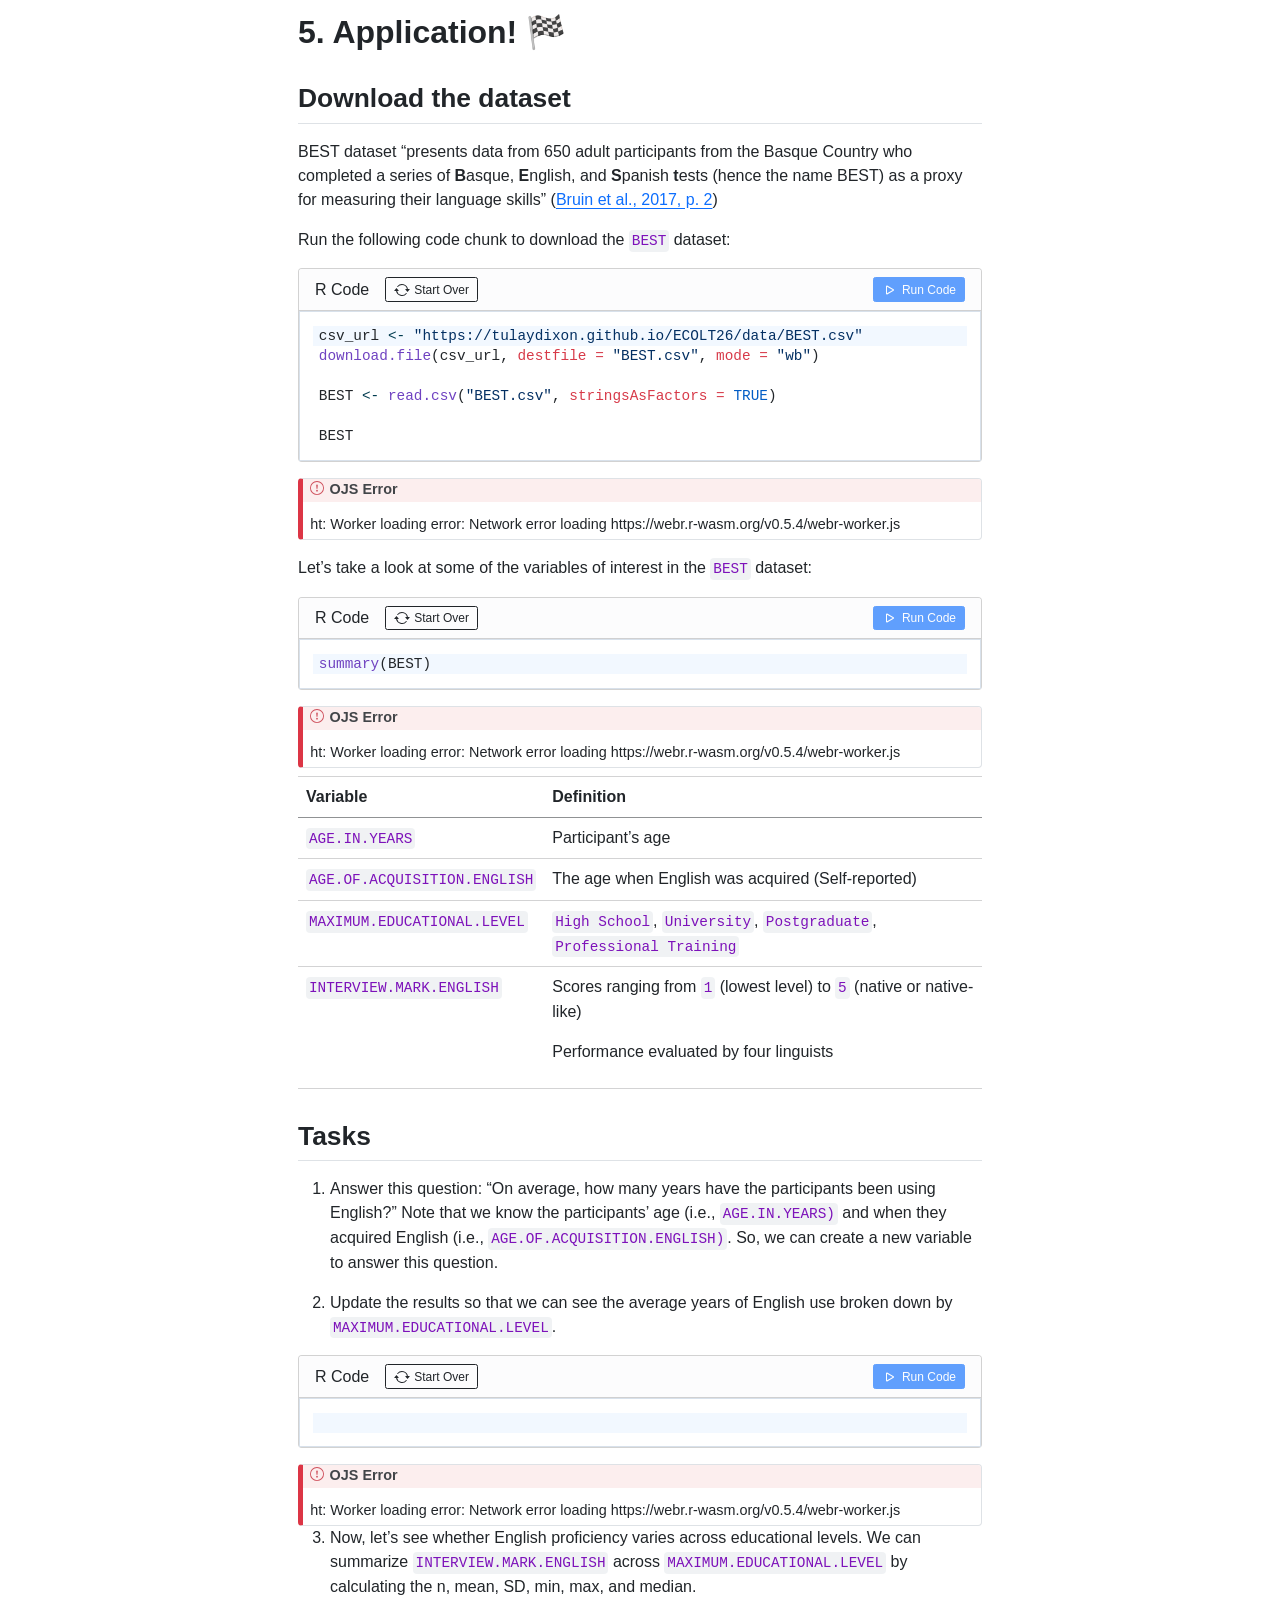
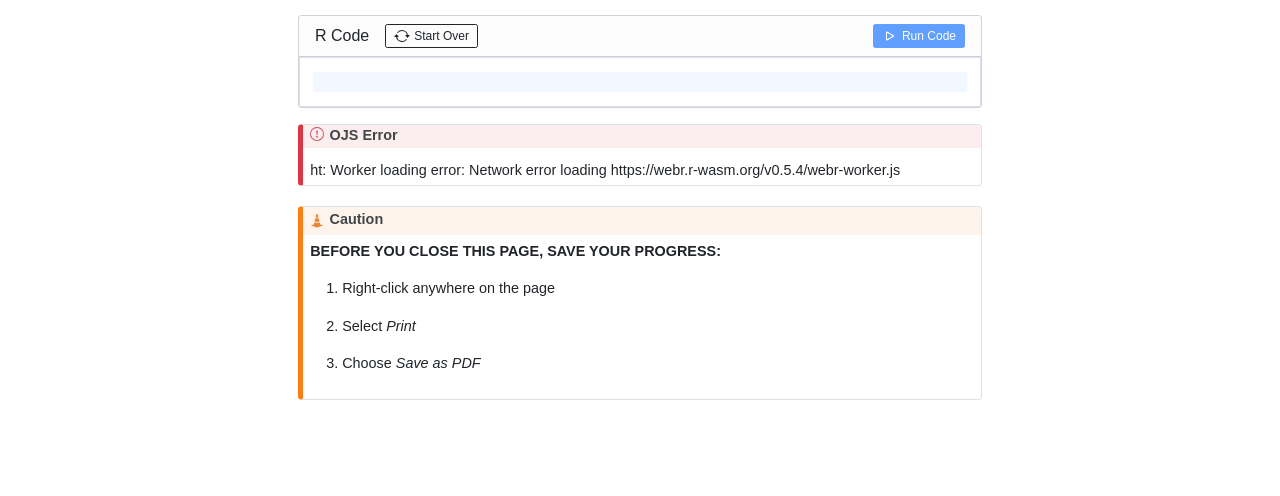
<file: Descriptives.html>
<!DOCTYPE html>
<html xmlns="http://www.w3.org/1999/xhtml" lang="en" xml:lang="en"><head>

<meta charset="utf-8">
<meta name="generator" content="quarto-1.10.18">

<meta name="viewport" content="width=device-width, initial-scale=1.0, user-scalable=yes">


<title>DESCRIPTIVES AND DATA WRANGLING – ECOLT26</title>
<style>
/* Default styles provided by pandoc.
** See https://pandoc.org/MANUAL.html#variables-for-html for config info.
*/
span.smallcaps{font-variant: small-caps;}
div.columns{display: flex; gap: 1.5em;}
div.column{flex: auto;}
@media screen {
div.columns{gap: min(4vw, 1.5em);}
div.column{overflow-x: auto;}
}
div.hanging-indent{margin-left: 1.5em; text-indent: -1.5em;}
ul.task-list{list-style: none;}
ul.task-list li input[type="checkbox"] {
  width: 0.8em;
  margin: 0 0.8em 0.2em -1em; /* quarto-specific, see https://github.com/quarto-dev/quarto-cli/issues/4556 */ 
  vertical-align: middle;
}
</style>


<script src="site_libs/quarto-nav/quarto-nav.js"></script>
<script src="site_libs/clipboard/clipboard.min.js"></script>
<script src="site_libs/quarto-search/autocomplete.umd.js"></script>
<script src="site_libs/quarto-search/fuse.min.js"></script>
<script src="site_libs/quarto-search/quarto-search.js"></script>
<meta name="quarto:offset" content="./">
<script src="site_libs/quarto-html/quarto.js" type="module"></script>
<script src="site_libs/quarto-html/tabsets/tabsets.js" type="module"></script>
<script src="site_libs/quarto-html/popper.min.js"></script>
<script src="site_libs/quarto-html/tippy.umd.min.js"></script>
<script src="site_libs/quarto-html/anchor.min.js"></script>
<link href="site_libs/quarto-html/tippy.css" rel="stylesheet">
<link href="site_libs/quarto-html/quarto-syntax-highlighting-bb62276ab45c84d9efd712f51ff97b5a.css" rel="stylesheet" id="quarto-text-highlighting-styles">
<script src="site_libs/bootstrap/bootstrap.min.js"></script>
<link href="site_libs/bootstrap/bootstrap-icons.css" rel="stylesheet">
<link href="site_libs/bootstrap/bootstrap-69fdad917402b2e7e6429e3b72de1c80.min.css" rel="stylesheet" append-hash="true" id="quarto-bootstrap" data-mode="light">
<script src="site_libs/quarto-contrib/live-runtime/live-runtime.js" type="module"></script>
<link href="site_libs/quarto-contrib/live-runtime/live-runtime.css" rel="stylesheet">
<script id="quarto-search-options" type="application/json">{
  "location": "navbar",
  "copy-button": false,
  "collapse-after": 3,
  "panel-placement": "end",
  "type": "overlay",
  "limit": 50,
  "keyboard-shortcut": [
    "f",
    "/",
    "s"
  ],
  "show-item-context": false,
  "language": {
    "search-no-results-text": "No results",
    "search-matching-documents-text": "matching documents",
    "search-copy-link-title": "Copy link to search",
    "search-hide-matches-text": "Hide additional matches",
    "search-more-match-text": "more match in this document",
    "search-more-matches-text": "more matches in this document",
    "search-clear-button-title": "Clear",
    "search-text-placeholder": "",
    "search-detached-cancel-button-title": "Cancel",
    "search-submit-button-title": "Submit",
    "search-label": "Search"
  }
}</script>
<style>html{ scroll-behavior: smooth; }</style>
<script type="module" src="site_libs/quarto-ojs/quarto-ojs-runtime.js"></script>
<link href="site_libs/quarto-ojs/quarto-ojs.css" rel="stylesheet">


<link rel="stylesheet" href="styles.css">
</head>

<body class="floating nav-fixed quarto-light">

<div id="quarto-search-results"></div>
  <header id="quarto-header" class="headroom fixed-top">
    <nav class="navbar navbar-expand-lg " data-bs-theme="dark">
      <div class="navbar-container container-fluid">
      <div class="navbar-brand-container mx-auto">
    <a href="./index.html" class="navbar-brand navbar-brand-logo">
    <img src="./Images/hex.png" alt="" class="navbar-logo light-content">
    <img src="./Images/hex.png" alt="" class="navbar-logo dark-content">
    </a>
    <a class="navbar-brand" href="./index.html">
    <span class="navbar-title">ECOLT26</span>
    </a>
  </div>
            <div id="quarto-search" class="" title="Search"></div>
          <button class="navbar-toggler" type="button" data-bs-toggle="collapse" data-bs-target="#navbarCollapse" aria-controls="navbarCollapse" role="menu" aria-expanded="false" aria-label="Toggle navigation" onclick="if (window.quartoToggleHeadroom) { window.quartoToggleHeadroom(); }">
  <span class="navbar-toggler-icon"></span>
</button>
          <div class="collapse navbar-collapse" id="navbarCollapse">
            <ul class="navbar-nav navbar-nav-scroll me-auto">
  <li class="nav-item">
    <a class="nav-link" href="./index.html"> 
<span class="menu-text">Welcome</span></a>
  </li>  
  <li class="nav-item">
    <a class="nav-link" href="./Basics.html"> 
<span class="menu-text">The Foundation</span></a>
  </li>  
  <li class="nav-item">
    <a class="nav-link active" href="./Descriptives.html" aria-current="page"> 
<span class="menu-text">Descriptives &amp; Data Wrangling</span></a>
  </li>  
  <li class="nav-item">
    <a class="nav-link" href="./VisualizationsI.html"> 
<span class="menu-text">Visualizations Part I</span></a>
  </li>  
  <li class="nav-item">
    <a class="nav-link" href="./VisualizationsII.html"> 
<span class="menu-text">Visualizations Part II</span></a>
  </li>  
  <li class="nav-item">
    <a class="nav-link" href="./MovingForward.html"> 
<span class="menu-text">Moving Forward</span></a>
  </li>  
  <li class="nav-item">
    <a class="nav-link" href="./about.html"> 
<span class="menu-text">Presenters</span></a>
  </li>  
</ul>
          </div> <!-- /navcollapse -->
            <div class="quarto-navbar-tools">
</div>
      </div> <!-- /container-fluid -->
    </nav>
</header>
<!-- content -->
<div id="quarto-content" class="quarto-container page-columns page-rows-contents page-layout-article page-navbar">
<!-- sidebar -->
  <nav id="quarto-sidebar" class="sidebar collapse collapse-horizontal quarto-sidebar-collapse-item sidebar-navigation floating overflow-auto">
    <nav id="TOC" role="doc-toc" class="toc-active">
    <h2 id="toc-title">On this page</h2>
   
  <ul>
  <li><a href="#getting-set-up" id="toc-getting-set-up" class="nav-link active" data-scroll-target="#getting-set-up">1. Getting set up 🔧</a></li>
  <li><a href="#exploring-the-penguins-dataset-and-its-variables" id="toc-exploring-the-penguins-dataset-and-its-variables" class="nav-link" data-scroll-target="#exploring-the-penguins-dataset-and-its-variables">2. Exploring the <code>penguins</code> dataset and its variables 🔎</a></li>
  <li><a href="#summarizing-numerical-variables" id="toc-summarizing-numerical-variables" class="nav-link" data-scroll-target="#summarizing-numerical-variables">3. Summarizing Numerical Variables 🔢</a>
  <ul class="collapse">
  <li><a href="#workflow-with-the-pipe" id="toc-workflow-with-the-pipe" class="nav-link" data-scroll-target="#workflow-with-the-pipe">Workflow with the pipe <code>|&gt;</code></a></li>
  <li><a href="#dropping-na-values" id="toc-dropping-na-values" class="nav-link" data-scroll-target="#dropping-na-values">Dropping NA values</a></li>
  <li><a href="#grouping-by-a-categorical-variable" id="toc-grouping-by-a-categorical-variable" class="nav-link" data-scroll-target="#grouping-by-a-categorical-variable">Grouping by a categorical variable</a></li>
  <li><a href="#grouping-by-multiple-categorical-variables" id="toc-grouping-by-multiple-categorical-variables" class="nav-link" data-scroll-target="#grouping-by-multiple-categorical-variables">Grouping by multiple categorical variables</a></li>
  <li><a href="#creating-new-variables-before-calculating-descriptive-statistics" id="toc-creating-new-variables-before-calculating-descriptive-statistics" class="nav-link" data-scroll-target="#creating-new-variables-before-calculating-descriptive-statistics">Creating new variables before calculating descriptive statistics</a></li>
  </ul></li>
  <li><a href="#summarizing-categorical-variables-for-you-to-look-at-later" id="toc-summarizing-categorical-variables-for-you-to-look-at-later" class="nav-link" data-scroll-target="#summarizing-categorical-variables-for-you-to-look-at-later">4. Summarizing Categorical Variables (For you to look at later)</a>
  <ul class="collapse">
  <li><a href="#counts" id="toc-counts" class="nav-link" data-scroll-target="#counts"><strong>Counts</strong></a></li>
  <li><a href="#proportions" id="toc-proportions" class="nav-link" data-scroll-target="#proportions"><strong>Proportions</strong></a></li>
  </ul></li>
  <li><a href="#application" id="toc-application" class="nav-link" data-scroll-target="#application">5. Application! 🏁</a>
  <ul class="collapse">
  <li><a href="#download-the-dataset" id="toc-download-the-dataset" class="nav-link" data-scroll-target="#download-the-dataset"><strong>Download the dataset</strong></a></li>
  <li><a href="#tasks" id="toc-tasks" class="nav-link" data-scroll-target="#tasks"><strong>Tasks</strong></a></li>
  </ul></li>
  </ul>
</nav>
</nav>
<div id="quarto-sidebar-glass" class="quarto-sidebar-collapse-item" data-bs-toggle="collapse" data-bs-target=".quarto-sidebar-collapse-item"></div>
<!-- margin-sidebar -->
    <div id="quarto-margin-sidebar" class="sidebar margin-sidebar zindex-bottom">
    </div>
<!-- main -->
<main class="content" id="quarto-document-content">

<header id="title-block-header" class="quarto-title-block default">
<div class="quarto-title">
<h1 class="title">DESCRIPTIVES AND DATA WRANGLING</h1>
</div>



<div class="quarto-title-meta">

    
  
    
  </div>
  


</header>


<section id="getting-set-up" class="level1">
<h1>1. Getting set up 🔧</h1>
<p>We will work with the <code>dplyr</code>, <code>tidyr</code>, and <strong><code>palmerpenguins</code></strong> packages. Let’s first call them into our workspace using <code>library()</code>.</p>
<div class="cell">
<div>
<div id="webr-1" class="exercise-cell">

</div>
<script type="webr-1-contents">
eyJhdHRyIjp7ImVkaXQiOnRydWUsImV2YWwiOnRydWV9LCJjb2RlIjoiIyBMb2FkIHRoZSByZXF1aXJlZCBwYWNrYWdlc1xubGlicmFyeShkcGx5cilcbmxpYnJhcnkocGFsbWVycGVuZ3VpbnMpXG5saWJyYXJ5KHRpZHlyKSJ9
</script>
</div>
</div>
</section>
<section id="exploring-the-penguins-dataset-and-its-variables" class="level1">
<h1>2. Exploring the <code>penguins</code> dataset and its variables 🔎</h1>
<div class="quarto-figure quarto-figure-center">
<figure class="figure">
<p><img src="Images/cuties.png" class="img-fluid figure-img" width="693"></p>
<figcaption>Penguin species represented in the `palmerpenguins` dataset (Retrieved from https://www.gabemednick.com/post/penguin/)</figcaption>
</figure>
</div>
<p>You can take a look at the dataset by simply typing its name and printing it as an object (similar to an Excel file):</p>
<div class="cell">
<div>
<div id="webr-2" class="exercise-cell">

</div>
<script type="webr-2-contents">
eyJhdHRyIjp7ImVkaXQiOnRydWUsImV2YWwiOnRydWV9LCJjb2RlIjoicGVuZ3VpbnMifQ==
</script>
</div>
</div>
<p>We can explore the variables we have in the <code>penguins</code> dataset using <code>summary()</code> and <code>glimpse()</code> .</p>
<div class="cell">
<div>
<div id="webr-3" class="exercise-cell">

</div>
<script type="webr-3-contents">
eyJhdHRyIjp7ImVkaXQiOnRydWUsImV2YWwiOnRydWV9LCJjb2RlIjoiIyBQcm92aWRlcyBhIHN1bW1hcnkgZm9yIGFsbCB2YXJpYWJsZXNcbnN1bW1hcnkocGVuZ3VpbnMpIn0=
</script>
</div>
</div>
<div class="cell">
<div>
<div id="webr-4" class="exercise-cell">

</div>
<script type="webr-4-contents">
eyJhdHRyIjp7ImVkaXQiOnRydWUsImV2YWwiOnRydWV9LCJjb2RlIjoiIyBMaXN0cyB2YXJpYWJsZSB0eXBlcywgZm9sbG93ZWQgYnkgc2FtcGxlIGVudHJpZXNcbmdsaW1wc2UocGVuZ3VpbnMpIn0=
</script>
</div>
</div>
<p><br></p>
</section>
<section id="summarizing-numerical-variables" class="level1">
<h1>3. Summarizing Numerical Variables 🔢</h1>
<p>We can calculate descriptive statistics using the <strong><code>summarize()</code></strong> function. Let’s see what happens when we try to calculate the mean body mass of our penguins:</p>
<div class="cell">
<div>
<div id="webr-5" class="exercise-cell">

</div>
<script type="webr-5-contents">
eyJhdHRyIjp7ImVkaXQiOnRydWUsImV2YWwiOnRydWV9LCJjb2RlIjoic3VtbWFyaXplKHBlbmd1aW5zLCBtZWFuKGJvZHlfbWFzc19nKSkifQ==
</script>
</div>
</div>
<p>We were not able to calculate the mean because there are missing values (i.e, NAs) for some of the penguins, so we need to tell <code>mean()</code> to ignore them using the <code>na.rm = TRUE</code> argument.</p>
<div class="cell">
<div>
<div id="webr-6" class="exercise-cell">

</div>
<script type="webr-6-contents">
eyJhdHRyIjp7ImVkaXQiOnRydWUsImV2YWwiOnRydWV9LCJjb2RlIjoiIyBJbiAnbmEucm0nLCAncm0nIG1lYW5zIHJlbW92ZVxuc3VtbWFyaXplKHBlbmd1aW5zLCBtZWFuKGJvZHlfbWFzc19nLCBfX19fX19fX19fX19fKSkifQ==
</script>
</div>
</div>
<div class="callout callout-style-simple callout-tip">
<div class="callout-body d-flex">
<div class="callout-icon-container">
<i class="callout-icon"></i>
</div>
<div class="callout-body-container">
<p><strong>Your turn!</strong></p>
<p><strong>Now try summarizing the mean for the <code>flipper_length_mm</code> variable without copying and pasting from the code chunk above. 🙂</strong></p>
<div class="cell">
<div>
<div id="webr-7" class="exercise-cell">

</div>
<script type="webr-7-contents">
eyJhdHRyIjp7ImVkaXQiOnRydWUsImV2YWwiOnRydWV9LCJjb2RlIjoiIn0=
</script>
</div>
</div>
</div>
</div>
</div>
<section id="workflow-with-the-pipe" class="level3">
<h3 class="anchored" data-anchor-id="workflow-with-the-pipe">Workflow with the pipe <code>|&gt;</code></h3>
<p>We can calculate the mean using the pipe workflow, which would pass the <code>penguins</code> dataset as the first argument for <code>summarize()</code> .</p>
<div class="cell">
<div>
<div id="webr-8" class="exercise-cell">

</div>
<script type="webr-8-contents">
eyJhdHRyIjp7ImVkaXQiOnRydWUsImV2YWwiOnRydWV9LCJjb2RlIjoicGVuZ3VpbnMgfD4gXG4gIHN1bW1hcml6ZShtZWFuKGJvZHlfbWFzc19nLCBuYS5ybSA9IFRSVUUpKSJ9
</script>
</div>
</div>
<p>We can also give our output a descriptive heading. Type “mean_body_mass” in the blank and see how it gets reflected in the output:</p>
<div class="cell">
<div>
<div id="webr-9" class="exercise-cell">

</div>
<script type="webr-9-contents">
eyJhdHRyIjp7ImVkaXQiOnRydWUsImV2YWwiOnRydWV9LCJjb2RlIjoicGVuZ3VpbnMgfD4gXG4gIHN1bW1hcml6ZShcbiAgIF9fX19fX19fX19fXyA9IG1lYW4oYm9keV9tYXNzX2csIG5hLnJtID0gVFJVRSkpIn0=
</script>
</div>
</div>
<p>Now, we are ready to calculate all the other descriptive statistics, connected with a comma:</p>
<div class="cell">
<div>
<div id="webr-10" class="exercise-cell">

</div>
<script type="webr-10-contents">
[base64]
</script>
</div>
</div>
</section>
<section id="dropping-na-values" class="level3">
<h3 class="anchored" data-anchor-id="dropping-na-values">Dropping NA values</h3>
<p>Instead of repeating the <code>na.rm = TRUE</code> argument over and over, we can drop all NAs before calculating descriptive statistics. To do this, we will use the <code>drop_na()</code> function:</p>
<div class="cell">
<div>
<div id="webr-11" class="exercise-cell">

</div>
<script type="webr-11-contents">
[base64]
</script>
</div>
</div>
<p>One final statistic: sample size! The <code>n()</code> function calculates the <em>n</em> size. Unlike other functions, it doesn’t take any arguments. It simply counts how many rows there are.</p>
<div class="cell">
<div>
<div id="webr-12" class="exercise-cell">

</div>
<script type="webr-12-contents">
[base64]
</script>
</div>
</div>
</section>
<section id="grouping-by-a-categorical-variable" class="level3">
<h3 class="anchored" data-anchor-id="grouping-by-a-categorical-variable">Grouping by a categorical variable</h3>
<p>We often want descriptive statistics to be broken down by levels of a categorical variable, such as the mean language proficiency score broken down by L1 background. The <code>group_by()</code> function will help us with this.</p>
<p>In the code chunk below, add <code>group_by</code> before <code>species</code> so that we can see how body mass changes across penguin species.</p>
<div class="cell">
<div>
<div id="webr-13" class="exercise-cell">

</div>
<script type="webr-13-contents">
eyJhdHRyIjp7ImVkaXQiOnRydWUsImV2YWwiOnRydWV9LCJjb2RlIjoicGVuZ3VpbnMgfD4gXG5kcm9wX25hKGJvZHlfbWFzc19nKSB8PlxuX19fX19fX18oc3BlY2llcykgfD4gXG5zdW1tYXJpemUgKG1lYW4gPSBtZWFuKGJvZHlfbWFzc19nKSkifQ==
</script>
</div>
</div>
<div class="callout callout-style-simple callout-tip">
<div class="callout-body d-flex">
<div class="callout-icon-container">
<i class="callout-icon"></i>
</div>
<div class="callout-body-container">
<p><strong>Your turn!</strong></p>
<p><strong>Calculate mean <code>flipper_length_mm</code> across <code>island</code>s.</strong></p>
<div class="cell">
<div>
<div id="webr-14" class="exercise-cell">

</div>
<script type="webr-14-contents">
eyJhdHRyIjp7ImVkaXQiOnRydWUsImV2YWwiOnRydWV9LCJjb2RlIjoiIn0=
</script>
</div>
</div>
</div>
</div>
</div>
</section>
<section id="grouping-by-multiple-categorical-variables" class="level3">
<h3 class="anchored" data-anchor-id="grouping-by-multiple-categorical-variables">Grouping by multiple categorical variables</h3>
<p>We can add more variables of interest separated by a comma. Let’s add the <code>sex</code> variable:</p>
<div class="cell">
<div>
<div id="webr-15" class="exercise-cell">

</div>
<script type="webr-15-contents">
[base64]
</script>
</div>
</div>
<div class="callout callout-style-simple callout-tip">
<div class="callout-body d-flex">
<div class="callout-icon-container">
<i class="callout-icon"></i>
</div>
<div class="callout-body-container">
<p><strong>Your turn!</strong></p>
<p><strong>Now, calculate the mean and SD for both <code>bill_length_mm</code> and <code>bill_depth_mm</code> variables broken down by the levels of <code>island</code>:</strong></p>
<div class="cell">
<div>
<div id="webr-16" class="exercise-cell">

</div>
<script type="webr-16-contents">
eyJhdHRyIjp7ImVkaXQiOnRydWUsImV2YWwiOnRydWV9LCJjb2RlIjoiIn0=
</script>
</div>
</div>
</div>
</div>
</div>
</section>
<section id="creating-new-variables-before-calculating-descriptive-statistics" class="level3">
<h3 class="anchored" data-anchor-id="creating-new-variables-before-calculating-descriptive-statistics">Creating new variables before calculating descriptive statistics</h3>
<p>Suppose that, when summarizing the <code>body_mass_g</code> variable, we wanted to work with kilograms instead of grams. We would have to first create a new variable to make the conversion from grams to kilograms and then calculate the descriptive statistics using this new variable.</p>
<p><code>mutate()</code> is the function we will use to create new variables.</p>
<div class="cell">
<div>
<div id="webr-17" class="exercise-cell">

</div>
<script type="webr-17-contents">
eyJhdHRyIjp7ImVkaXQiOnRydWUsImV2YWwiOnRydWV9LCJjb2RlIjoicGVuZ3VpbnMgfD4gXG5kcm9wX25hKGJvZHlfbWFzc19nKSB8PiBcbl9fX19fX19fX19fKGJvZHlfbWFzc19rZyA9IGJvZHlfbWFzc19nLzEwMDApIn0=
</script>
</div>
</div>
<p>After you create a new variable, you can use it in other functions:</p>
<div class="cell">
<div>
<div id="webr-18" class="exercise-cell">

</div>
<script type="webr-18-contents">
[base64]
</script>
</div>
</div>
<div class="callout callout-style-simple callout-tip">
<div class="callout-body d-flex">
<div class="callout-icon-container">
<i class="callout-icon"></i>
</div>
<div class="callout-body-container">
<p><strong>Your turn!</strong></p>
<p><strong>Now calculate the mean and SD for the <code>flipper_length_mm</code> variable in inches broken down by <code>species</code> variable.</strong></p>
<p><strong>Note that 1 inch is 25.4 mm.</strong></p>
<div class="cell">
<div>
<div id="webr-19" class="exercise-cell">

</div>
<script type="webr-19-contents">
eyJhdHRyIjp7ImVkaXQiOnRydWUsImV2YWwiOnRydWV9LCJjb2RlIjoiIn0=
</script>
</div>
</div>
</div>
</div>
</div>
<p><br></p>
</section>
</section>
<section id="summarizing-categorical-variables-for-you-to-look-at-later" class="level1">
<h1>4. Summarizing Categorical Variables (For you to look at later)</h1>
<section id="counts" class="level3">
<h3 class="anchored" data-anchor-id="counts"><strong>Counts</strong></h3>
<p>With a categorical variable, we often would like to count how many observations fall into each level of the variable. The easiest way to count observations is to first <code>select()</code> the variable of interest and then feed that variable into <code>table()</code>.</p>
<div class="cell">
<div>
<div id="webr-20" class="exercise-cell">

</div>
<script type="webr-20-contents">
eyJhdHRyIjp7ImVkaXQiOnRydWUsImV2YWwiOnRydWV9LCJjb2RlIjoicGVuZ3VpbnMgfD4gXG5zZWxlY3Qoc3BlY2llcykgfD5cbnRhYmxlKCkifQ==
</script>
</div>
</div>
<p>We can add more categorical variables while <code>select</code>ing:</p>
<div class="cell">
<div>
<div id="webr-21" class="exercise-cell">

</div>
<script type="webr-21-contents">
eyJhdHRyIjp7ImVkaXQiOnRydWUsImV2YWwiOnRydWV9LCJjb2RlIjoicGVuZ3VpbnMgfD4gXG5zZWxlY3Qoc3BlY2llcywgc2V4KSB8PlxudGFibGUoKSJ9
</script>
</div>
</div>
</section>
<section id="proportions" class="level3">
<h3 class="anchored" data-anchor-id="proportions"><strong>Proportions</strong></h3>
<p>When examining the proportions in a contingency table, the easiest way is to use the <code>prop.table()</code> functions to turn the counts into proportions:</p>
<div class="cell">
<div>
<div id="webr-22" class="exercise-cell">

</div>
<script type="webr-22-contents">
[base64]
</script>
</div>
</div>
<div class="callout callout-style-default callout-caution callout-titled">
<div class="callout-header d-flex align-content-center">
<div class="callout-icon-container">
<i class="callout-icon"></i>
</div>
<div class="callout-title-container flex-fill">
Caution
</div>
</div>
<div class="callout-body-container callout-body">
<p><strong>What do you notice about how the proportions are calculated?</strong></p>
</div>
</div>
<section id="row-proportions-nrow-total" class="level4">
<h4 class="anchored" data-anchor-id="row-proportions-nrow-total"><strong>Row proportions (n/row total)</strong></h4>
<p>If you want the denominator to be the row total, set the <code>margin</code> argument to <code>1</code>.</p>
<div class="cell">
<div>
<div id="webr-23" class="exercise-cell">

</div>
<script type="webr-23-contents">
[base64]
</script>
</div>
</div>
</section>
<section id="column-proportions-ncolumn-total" class="level4">
<h4 class="anchored" data-anchor-id="column-proportions-ncolumn-total"><strong>Column proportions (n/column total)</strong></h4>
<p>If you want the denominator to be the column total, set the <code>margin</code> argument to <code>2</code>.</p>
<div class="cell">
<div>
<div id="webr-24" class="exercise-cell">

</div>
<script type="webr-24-contents">
[base64]
</script>
</div>
</div>
</section>
<section id="overall-proportions-ntable-total" class="level4">
<h4 class="anchored" data-anchor-id="overall-proportions-ntable-total"><strong>Overall proportions (n/table total)</strong></h4>
<p>When you do not provide the <code>margin</code> argument, the default behavior is to use the table total as the denominator.</p>
<div class="cell">
<div>
<div id="webr-25" class="exercise-cell">

</div>
<script type="webr-25-contents">
[base64]
</script>
</div>
</div>
<div class="callout callout-style-simple callout-tip">
<div class="callout-body d-flex">
<div class="callout-icon-container">
<i class="callout-icon"></i>
</div>
<div class="callout-body-container">
<p><strong>Your turn!</strong></p>
<p><strong>Of all penguins that live on the Biscoe island, what proportion of them are female?</strong></p>
<div class="cell">
<div>
<div id="webr-26" class="exercise-cell">

</div>
<script type="webr-26-contents">
eyJhdHRyIjp7ImVkaXQiOnRydWUsImV2YWwiOnRydWV9LCJjb2RlIjoiIn0=
</script>
</div>
</div>
</div>
</div>
</div>
<p><br></p>
</section>
</section>
</section>
<section id="application" class="level1">
<h1>5. Application! 🏁</h1>
<section id="download-the-dataset" class="level2">
<h2 class="anchored" data-anchor-id="download-the-dataset"><strong>Download the dataset</strong></h2>
<p>BEST dataset “presents data from 650 adult participants from the Basque Country who completed a series of <strong>B</strong>asque, <strong>E</strong>nglish, and <strong>S</strong>panish <strong>t</strong>ests (hence the name BEST) as a proxy for measuring their language skills” (<a href="https://www.frontiersin.org/journals/psychology/articles/10.3389/fpsyg.2017.00522/full">Bruin et al., 2017, p.&nbsp;2</a>)</p>
<p>Run the following code chunk to download the <code>BEST</code> dataset:</p>
<div class="cell" data-context="setup">
<div>
<div id="webr-27" class="exercise-cell">

</div>
<script type="webr-27-contents">
[base64]
</script>
</div>
</div>
<p>Let’s take a look at some of the variables of interest in the <code>BEST</code> dataset:</p>
<div class="cell">
<div>
<div id="webr-28" class="exercise-cell">

</div>
<script type="webr-28-contents">
eyJhdHRyIjp7ImVkaXQiOnRydWUsImV2YWwiOnRydWV9LCJjb2RlIjoic3VtbWFyeShCRVNUKSJ9
</script>
</div>
</div>
<table class="caption-top table">
<colgroup>
<col style="width: 30%">
<col style="width: 69%">
</colgroup>
<thead>
<tr class="header">
<th>Variable</th>
<th>Definition</th>
</tr>
</thead>
<tbody>
<tr class="odd">
<td><code>AGE.IN.YEARS</code></td>
<td>Participant’s age</td>
</tr>
<tr class="even">
<td><code>AGE.OF.ACQUISITION.ENGLISH</code></td>
<td>The age when English was acquired (Self-reported)</td>
</tr>
<tr class="odd">
<td><code>MAXIMUM.EDUCATIONAL.LEVEL</code></td>
<td><code>High School</code>, <code>University</code>, <code>Postgraduate</code>, <code>Professional Training</code></td>
</tr>
<tr class="even">
<td><code>INTERVIEW.MARK.ENGLISH</code></td>
<td><p>Scores ranging from <code>1</code> (lowest level) to <code>5</code> (native or native-like)</p>
<p>Performance evaluated by four linguists</p></td>
</tr>
</tbody>
</table>
</section>
<section id="tasks" class="level2">
<h2 class="anchored" data-anchor-id="tasks"><strong>Tasks</strong></h2>
<ol type="1">
<li><p>Answer this question: “On average, how many years have the participants been using English?” Note that we know the participants’ age (i.e., <code>AGE.IN.YEARS)</code> and when they acquired English (i.e., <code>AGE.OF.ACQUISITION.ENGLISH)</code>. So, we can create a new variable to answer this question.</p></li>
<li><p>Update the results so that we can see the average years of English use broken down by <code>MAXIMUM.EDUCATIONAL.LEVEL</code>.</p></li>
</ol>
<div class="cell">
<div>
<div id="webr-29" class="exercise-cell">

</div>
<script type="webr-29-contents">
eyJhdHRyIjp7ImVkaXQiOnRydWUsImV2YWwiOnRydWV9LCJjb2RlIjoiIn0=
</script>
</div>
</div>
<ol start="3" type="1">
<li>Now, let’s see whether English proficiency varies across educational levels. We can summarize <code>INTERVIEW.MARK.ENGLISH</code> across <code>MAXIMUM.EDUCATIONAL.LEVEL</code> by calculating the n, mean, SD, min, max, and median.</li>
</ol>
<div class="cell">
<div>
<div id="webr-30" class="exercise-cell">

</div>
<script type="webr-30-contents">
eyJhdHRyIjp7ImVkaXQiOnRydWUsImV2YWwiOnRydWV9LCJjb2RlIjoiIn0=
</script>
</div>
</div>
<div class="callout callout-style-default callout-caution callout-titled">
<div class="callout-header d-flex align-content-center">
<div class="callout-icon-container">
<i class="callout-icon"></i>
</div>
<div class="callout-title-container flex-fill">
Caution
</div>
</div>
<div class="callout-body-container callout-body">
<p><strong>BEFORE YOU CLOSE THIS PAGE, SAVE YOUR PROGRESS:</strong></p>
<ol type="1">
<li><p>Right-click anywhere on the page</p></li>
<li><p>Select <em>Print</em></p></li>
<li><p>Choose <em>Save as PDF</em></p></li>
</ol>
</div>
</div>


<script type="webr-data">
[base64]
</script>
<script type="ojs-module-contents">
[base64]
</script>
<div id="exercise-loading-indicator" class="exercise-loading-indicator d-none d-flex align-items-center gap-2">
<div id="exercise-loading-status" class="d-flex gap-2">

</div>
<div class="spinner-grow spinner-grow-sm">

</div>
</div>
<script type="vfs-file">
WyJkYXRhL0JFU1QuY3N2Il0=
</script>
</section>
</section>

</main> <!-- /main -->
<script type="ojs-module-contents">
eyJjb250ZW50cyI6W119
</script>
<script type="module">
if (window.location.protocol === "file:") { alert("The OJS runtime does not work with file:// URLs. Please use a web server to view this document."); }
window._ojs.paths.runtimeToDoc = "../..";
window._ojs.paths.runtimeToRoot = "../..";
window._ojs.paths.docToRoot = "";
window._ojs.selfContained = false;
window._ojs.runtime.interpretFromScriptTags();
</script>
<script id="quarto-html-after-body" type="application/javascript">
  window.document.addEventListener("DOMContentLoaded", function (event) {
    const icon = "";
    const anchorJS = new window.AnchorJS();
    anchorJS.options = {
      placement: 'right',
      icon: icon
    };
    anchorJS.add('.anchored');
    const isCodeAnnotation = (el) => {
      for (const clz of el.classList) {
        if (clz.startsWith('code-annotation-')) {                     
          return true;
        }
      }
      return false;
    }
    const onCopySuccess = function(e) {
      // button target
      const button = e.trigger;
      // don't keep focus
      button.blur();
      // flash "checked"
      button.classList.add('code-copy-button-checked');
      var currentTitle = button.getAttribute("title");
      button.setAttribute("title", "Copied!");
      let tooltip;
      if (window.bootstrap) {
        button.setAttribute("data-bs-toggle", "tooltip");
        button.setAttribute("data-bs-placement", "left");
        button.setAttribute("data-bs-title", "Copied!");
        tooltip = new bootstrap.Tooltip(button, 
          { trigger: "manual", 
            customClass: "code-copy-button-tooltip",
            offset: [0, -8]});
        tooltip.show();    
      }
      setTimeout(function() {
        if (tooltip) {
          tooltip.hide();
          button.removeAttribute("data-bs-title");
          button.removeAttribute("data-bs-toggle");
          button.removeAttribute("data-bs-placement");
        }
        button.setAttribute("title", currentTitle);
        button.classList.remove('code-copy-button-checked');
      }, 1000);
      // clear code selection
      e.clearSelection();
    }
    const getTextToCopy = function(trigger) {
      const outerScaffold = trigger.parentElement.cloneNode(true);
      const codeEl = outerScaffold.querySelector('code');
      for (const childEl of codeEl.children) {
        if (isCodeAnnotation(childEl)) {
          childEl.remove();
        }
      }
      return codeEl.innerText;
    }
    const clipboard = new window.ClipboardJS('.code-copy-button:not([data-in-quarto-modal])', {
      text: getTextToCopy
    });
    clipboard.on('success', onCopySuccess);
    if (window.document.getElementById('quarto-embedded-source-code-modal')) {
      const clipboardModal = new window.ClipboardJS('.code-copy-button[data-in-quarto-modal]', {
        text: getTextToCopy,
        container: window.document.getElementById('quarto-embedded-source-code-modal')
      });
      clipboardModal.on('success', onCopySuccess);
    }
      var localhostRegex = new RegExp(/^(?:http|https):\/\/localhost\:?[0-9]*\//);
      var mailtoRegex = new RegExp(/^mailto:/);
        var filterRegex = new RegExp("https:\/\/tulaydixon\.github\.io\/ECOLT26\/");
      var isInternal = (href) => {
          return filterRegex.test(href) || localhostRegex.test(href) || mailtoRegex.test(href);
      }
      // Inspect non-navigation links and adorn them if external
     var links = window.document.querySelectorAll('a[href]:not(.nav-link):not(.navbar-brand):not(.toc-action):not(.sidebar-link):not(.sidebar-item-toggle):not(.pagination-link):not(.no-external):not([aria-hidden]):not(.dropdown-item):not(.quarto-navigation-tool):not(.about-link)');
      for (var i=0; i<links.length; i++) {
        const link = links[i];
        if (!isInternal(link.href)) {
          // undo the damage that might have been done by quarto-nav.js in the case of
          // links that we want to consider external
          if (link.dataset.originalHref !== undefined) {
            link.href = link.dataset.originalHref;
          }
        }
      }
    function tippyHover(el, contentFn, onTriggerFn, onUntriggerFn) {
      const config = {
        allowHTML: true,
        maxWidth: 500,
        delay: 100,
        arrow: false,
        appendTo: function(el) {
            return el.parentElement;
        },
        interactive: true,
        interactiveBorder: 10,
        theme: 'quarto',
        placement: 'bottom-start',
      };
      if (contentFn) {
        config.content = contentFn;
      }
      if (onTriggerFn) {
        config.onTrigger = onTriggerFn;
      }
      if (onUntriggerFn) {
        config.onUntrigger = onUntriggerFn;
      }
      window.tippy(el, config); 
    }
    const noterefs = window.document.querySelectorAll('a[role="doc-noteref"]');
    for (var i=0; i<noterefs.length; i++) {
      const ref = noterefs[i];
      tippyHover(ref, function() {
        // use id or data attribute instead here
        let href = ref.getAttribute('data-footnote-href') || ref.getAttribute('href');
        try { href = new URL(href).hash; } catch {}
        const id = href.replace(/^#\/?/, "");
        const note = window.document.getElementById(id);
        if (note) {
          return note.innerHTML;
        } else {
          return "";
        }
      });
    }
    const xrefs = window.document.querySelectorAll('a.quarto-xref');
    const processXRef = (id, note) => {
      // Strip column container classes
      const stripColumnClz = (el) => {
        el.classList.remove("page-full", "page-columns");
        if (el.children) {
          for (const child of el.children) {
            stripColumnClz(child);
          }
        }
      }
      stripColumnClz(note)
      if (id === null || id.startsWith('sec-')) {
        // Special case sections, only their first couple elements
        const container = document.createElement("div");
        if (note.children && note.children.length > 2) {
          container.appendChild(note.children[0].cloneNode(true));
          for (let i = 1; i < note.children.length; i++) {
            const child = note.children[i];
            if (child.tagName === "P" && child.innerText === "") {
              continue;
            } else {
              container.appendChild(child.cloneNode(true));
              break;
            }
          }
          if (window.Quarto?.typesetMath) {
            window.Quarto.typesetMath(container);
          }
          return container.innerHTML
        } else {
          if (window.Quarto?.typesetMath) {
            window.Quarto.typesetMath(note);
          }
          return note.innerHTML;
        }
      } else {
        // Remove any anchor links if they are present
        const anchorLink = note.querySelector('a.anchorjs-link');
        if (anchorLink) {
          anchorLink.remove();
        }
        if (window.Quarto?.typesetMath) {
          window.Quarto.typesetMath(note);
        }
        if (note.classList.contains("callout")) {
          return note.outerHTML;
        } else {
          return note.innerHTML;
        }
      }
    }
    for (var i=0; i<xrefs.length; i++) {
      const xref = xrefs[i];
      tippyHover(xref, undefined, function(instance) {
        instance.disable();
        let url = xref.getAttribute('href');
        let hash = undefined; 
        if (url.startsWith('#')) {
          hash = url;
        } else {
          try { hash = new URL(url).hash; } catch {}
        }
        if (hash) {
          const id = hash.replace(/^#\/?/, "");
          const note = window.document.getElementById(id);
          if (note !== null) {
            try {
              const html = processXRef(id, note.cloneNode(true));
              instance.setContent(html);
            } finally {
              instance.enable();
              instance.show();
            }
          } else {
            // See if we can fetch this
            fetch(url.split('#')[0])
            .then(res => res.text())
            .then(html => {
              const parser = new DOMParser();
              const htmlDoc = parser.parseFromString(html, "text/html");
              const note = htmlDoc.getElementById(id);
              if (note !== null) {
                const html = processXRef(id, note);
                instance.setContent(html);
              } 
            }).finally(() => {
              instance.enable();
              instance.show();
            });
          }
        } else {
          // See if we can fetch a full url (with no hash to target)
          // This is a special case and we should probably do some content thinning / targeting
          fetch(url)
          .then(res => res.text())
          .then(html => {
            const parser = new DOMParser();
            const htmlDoc = parser.parseFromString(html, "text/html");
            const note = htmlDoc.querySelector('main.content');
            if (note !== null) {
              // This should only happen for chapter cross references
              // (since there is no id in the URL)
              // remove the first header
              if (note.children.length > 0 && note.children[0].tagName === "HEADER") {
                note.children[0].remove();
              }
              const html = processXRef(null, note);
              instance.setContent(html);
            } 
          }).finally(() => {
            instance.enable();
            instance.show();
          });
        }
      }, function(instance) {
      });
    }
        let selectedAnnoteEl;
        const selectorForAnnotation = ( cell, annotation) => {
          let cellAttr = 'data-code-cell="' + cell + '"';
          let lineAttr = 'data-code-annotation="' +  annotation + '"';
          const selector = 'span[' + cellAttr + '][' + lineAttr + ']';
          return selector;
        }
        const selectCodeLines = (annoteEl) => {
          const doc = window.document;
          const targetCell = annoteEl.getAttribute("data-target-cell");
          const targetAnnotation = annoteEl.getAttribute("data-target-annotation");
          const annoteSpan = window.document.querySelector(selectorForAnnotation(targetCell, targetAnnotation));
          const lines = annoteSpan.getAttribute("data-code-lines").split(",");
          const lineIds = lines.map((line) => {
            return targetCell + "-" + line;
          })
          let top = null;
          let height = null;
          let parent = null;
          if (lineIds.length > 0) {
              //compute the position of the single el (top and bottom and make a div)
              const el = window.document.getElementById(lineIds[0]);
              top = el.offsetTop;
              height = el.offsetHeight;
              parent = el.parentElement.parentElement;
            if (lineIds.length > 1) {
              const lastEl = window.document.getElementById(lineIds[lineIds.length - 1]);
              const bottom = lastEl.offsetTop + lastEl.offsetHeight;
              height = bottom - top;
            }
            if (top !== null && height !== null && parent !== null) {
              // cook up a div (if necessary) and position it 
              let div = window.document.getElementById("code-annotation-line-highlight");
              if (div === null) {
                div = window.document.createElement("div");
                div.setAttribute("id", "code-annotation-line-highlight");
                div.style.position = 'absolute';
                parent.appendChild(div);
              }
              div.style.top = top - 2 + "px";
              div.style.height = height + 4 + "px";
              div.style.left = 0;
              let gutterDiv = window.document.getElementById("code-annotation-line-highlight-gutter");
              if (gutterDiv === null) {
                gutterDiv = window.document.createElement("div");
                gutterDiv.setAttribute("id", "code-annotation-line-highlight-gutter");
                gutterDiv.style.position = 'absolute';
                const codeCell = window.document.getElementById(targetCell);
                const gutter = codeCell.querySelector('.code-annotation-gutter');
                gutter.appendChild(gutterDiv);
              }
              gutterDiv.style.top = top - 2 + "px";
              gutterDiv.style.height = height + 4 + "px";
            }
            selectedAnnoteEl = annoteEl;
          }
        };
        const unselectCodeLines = () => {
          const elementsIds = ["code-annotation-line-highlight", "code-annotation-line-highlight-gutter"];
          elementsIds.forEach((elId) => {
            const div = window.document.getElementById(elId);
            if (div) {
              div.remove();
            }
          });
          selectedAnnoteEl = undefined;
        };
          // Handle positioning of the toggle
      window.addEventListener(
        "resize",
        throttle(() => {
          elRect = undefined;
          if (selectedAnnoteEl) {
            selectCodeLines(selectedAnnoteEl);
          }
        }, 10)
      );
      function throttle(fn, ms) {
      let throttle = false;
      let timer;
        return (...args) => {
          if(!throttle) { // first call gets through
              fn.apply(this, args);
              throttle = true;
          } else { // all the others get throttled
              if(timer) clearTimeout(timer); // cancel #2
              timer = setTimeout(() => {
                fn.apply(this, args);
                timer = throttle = false;
              }, ms);
          }
        };
      }
        // Attach click handler to the DT
        const annoteDls = window.document.querySelectorAll('dt[data-target-cell]');
        for (const annoteDlNode of annoteDls) {
          annoteDlNode.addEventListener('click', (event) => {
            const clickedEl = event.target;
            if (clickedEl !== selectedAnnoteEl) {
              unselectCodeLines();
              const activeEl = window.document.querySelector('dt[data-target-cell].code-annotation-active');
              if (activeEl) {
                activeEl.classList.remove('code-annotation-active');
              }
              selectCodeLines(clickedEl);
              clickedEl.classList.add('code-annotation-active');
            } else {
              // Unselect the line
              unselectCodeLines();
              clickedEl.classList.remove('code-annotation-active');
            }
          });
        }
    const findCites = (el) => {
      const parentEl = el.parentElement;
      if (parentEl) {
        const cites = parentEl.dataset.cites;
        if (cites) {
          return {
            el,
            cites: cites.split(' ')
          };
        } else {
          return findCites(el.parentElement)
        }
      } else {
        return undefined;
      }
    };
    var bibliorefs = window.document.querySelectorAll('a[role="doc-biblioref"]');
    for (var i=0; i<bibliorefs.length; i++) {
      const ref = bibliorefs[i];
      const citeInfo = findCites(ref);
      if (citeInfo) {
        tippyHover(citeInfo.el, function() {
          var popup = window.document.createElement('div');
          citeInfo.cites.forEach(function(cite) {
            var citeDiv = window.document.createElement('div');
            citeDiv.classList.add('hanging-indent');
            citeDiv.classList.add('csl-entry');
            var biblioDiv = window.document.getElementById('ref-' + cite);
            if (biblioDiv) {
              citeDiv.innerHTML = biblioDiv.innerHTML;
            }
            popup.appendChild(citeDiv);
          });
          return popup.innerHTML;
        });
      }
    }
  });
  </script>
</div> <!-- /content -->




<script src="site_libs/quarto-html/zenscroll-min.js"></script>
</body></html>
</file>
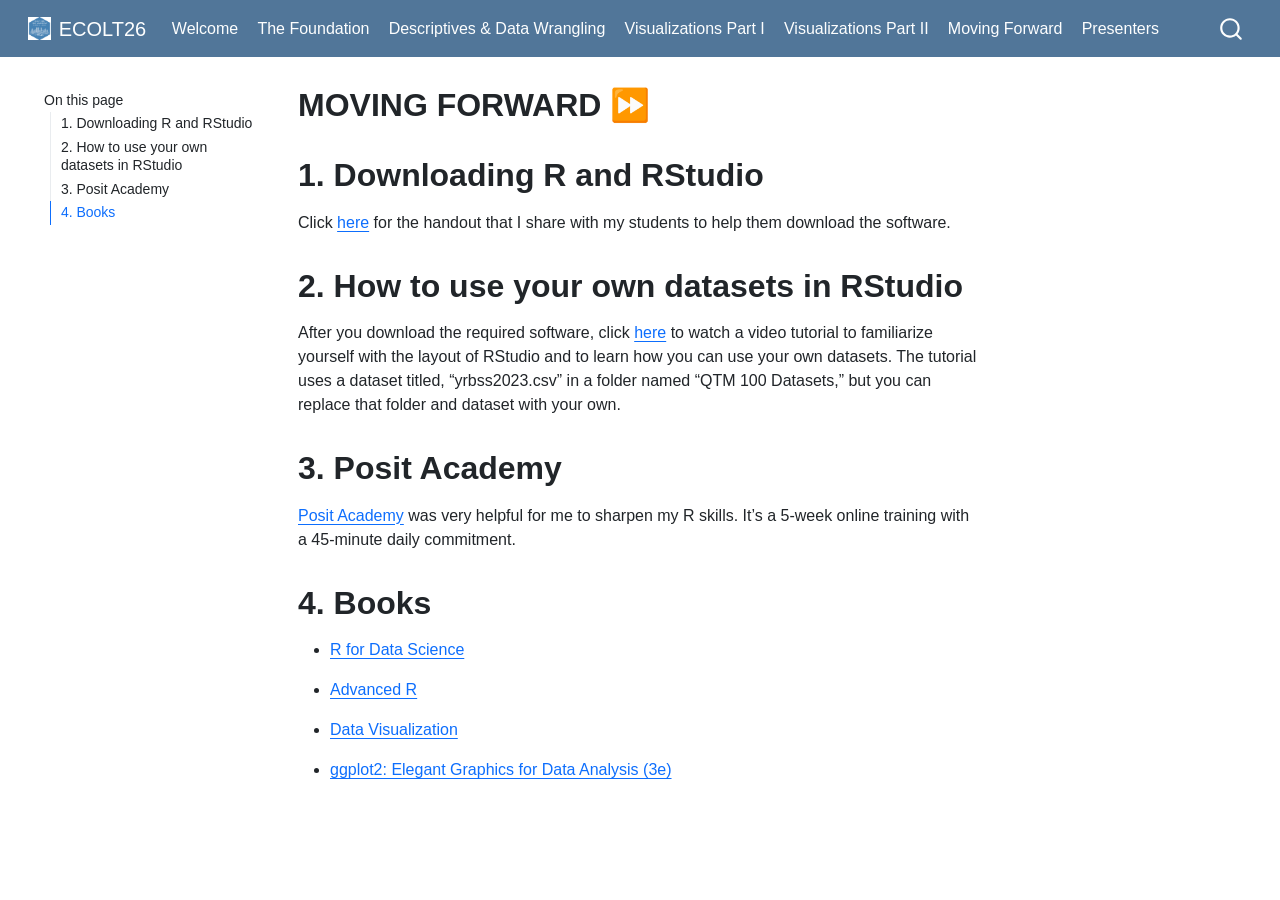
<file: MovingForward.html>
<!DOCTYPE html>
<html xmlns="http://www.w3.org/1999/xhtml" lang="en" xml:lang="en"><head>

<meta charset="utf-8">
<meta name="generator" content="quarto-1.10.18">

<meta name="viewport" content="width=device-width, initial-scale=1.0, user-scalable=yes">


<title>MOVING FORWARD ⏩ – ECOLT26</title>
<style>
/* Default styles provided by pandoc.
** See https://pandoc.org/MANUAL.html#variables-for-html for config info.
*/
span.smallcaps{font-variant: small-caps;}
div.columns{display: flex; gap: 1.5em;}
div.column{flex: auto;}
@media screen {
div.columns{gap: min(4vw, 1.5em);}
div.column{overflow-x: auto;}
}
div.hanging-indent{margin-left: 1.5em; text-indent: -1.5em;}
ul.task-list{list-style: none;}
ul.task-list li input[type="checkbox"] {
  width: 0.8em;
  margin: 0 0.8em 0.2em -1em; /* quarto-specific, see https://github.com/quarto-dev/quarto-cli/issues/4556 */ 
  vertical-align: middle;
}
</style>


<script src="site_libs/quarto-nav/quarto-nav.js"></script>
<script src="site_libs/clipboard/clipboard.min.js"></script>
<script src="site_libs/quarto-search/autocomplete.umd.js"></script>
<script src="site_libs/quarto-search/fuse.min.js"></script>
<script src="site_libs/quarto-search/quarto-search.js"></script>
<meta name="quarto:offset" content="./">
<script src="site_libs/quarto-html/quarto.js" type="module"></script>
<script src="site_libs/quarto-html/tabsets/tabsets.js" type="module"></script>
<script src="site_libs/quarto-html/popper.min.js"></script>
<script src="site_libs/quarto-html/tippy.umd.min.js"></script>
<script src="site_libs/quarto-html/anchor.min.js"></script>
<link href="site_libs/quarto-html/tippy.css" rel="stylesheet">
<link href="site_libs/quarto-html/quarto-syntax-highlighting-bb62276ab45c84d9efd712f51ff97b5a.css" rel="stylesheet" id="quarto-text-highlighting-styles">
<script src="site_libs/bootstrap/bootstrap.min.js"></script>
<link href="site_libs/bootstrap/bootstrap-icons.css" rel="stylesheet">
<link href="site_libs/bootstrap/bootstrap-69fdad917402b2e7e6429e3b72de1c80.min.css" rel="stylesheet" append-hash="true" id="quarto-bootstrap" data-mode="light">
<script src="site_libs/quarto-contrib/live-runtime/live-runtime.js" type="module"></script>
<link href="site_libs/quarto-contrib/live-runtime/live-runtime.css" rel="stylesheet">
<script id="quarto-search-options" type="application/json">{
  "location": "navbar",
  "copy-button": false,
  "collapse-after": 3,
  "panel-placement": "end",
  "type": "overlay",
  "limit": 50,
  "keyboard-shortcut": [
    "f",
    "/",
    "s"
  ],
  "show-item-context": false,
  "language": {
    "search-no-results-text": "No results",
    "search-matching-documents-text": "matching documents",
    "search-copy-link-title": "Copy link to search",
    "search-hide-matches-text": "Hide additional matches",
    "search-more-match-text": "more match in this document",
    "search-more-matches-text": "more matches in this document",
    "search-clear-button-title": "Clear",
    "search-text-placeholder": "",
    "search-detached-cancel-button-title": "Cancel",
    "search-submit-button-title": "Submit",
    "search-label": "Search"
  }
}</script>
<style>html{ scroll-behavior: smooth; }</style>
<script type="module" src="site_libs/quarto-ojs/quarto-ojs-runtime.js"></script>
<link href="site_libs/quarto-ojs/quarto-ojs.css" rel="stylesheet">


<link rel="stylesheet" href="styles.css">
</head>

<body class="floating nav-fixed quarto-light">

<div id="quarto-search-results"></div>
  <header id="quarto-header" class="headroom fixed-top">
    <nav class="navbar navbar-expand-lg " data-bs-theme="dark">
      <div class="navbar-container container-fluid">
      <div class="navbar-brand-container mx-auto">
    <a href="./index.html" class="navbar-brand navbar-brand-logo">
    <img src="./Images/hex.png" alt="" class="navbar-logo light-content">
    <img src="./Images/hex.png" alt="" class="navbar-logo dark-content">
    </a>
    <a class="navbar-brand" href="./index.html">
    <span class="navbar-title">ECOLT26</span>
    </a>
  </div>
            <div id="quarto-search" class="" title="Search"></div>
          <button class="navbar-toggler" type="button" data-bs-toggle="collapse" data-bs-target="#navbarCollapse" aria-controls="navbarCollapse" role="menu" aria-expanded="false" aria-label="Toggle navigation" onclick="if (window.quartoToggleHeadroom) { window.quartoToggleHeadroom(); }">
  <span class="navbar-toggler-icon"></span>
</button>
          <div class="collapse navbar-collapse" id="navbarCollapse">
            <ul class="navbar-nav navbar-nav-scroll me-auto">
  <li class="nav-item">
    <a class="nav-link" href="./index.html"> 
<span class="menu-text">Welcome</span></a>
  </li>  
  <li class="nav-item">
    <a class="nav-link" href="./Basics.html"> 
<span class="menu-text">The Foundation</span></a>
  </li>  
  <li class="nav-item">
    <a class="nav-link" href="./Descriptives.html"> 
<span class="menu-text">Descriptives &amp; Data Wrangling</span></a>
  </li>  
  <li class="nav-item">
    <a class="nav-link" href="./VisualizationsI.html"> 
<span class="menu-text">Visualizations Part I</span></a>
  </li>  
  <li class="nav-item">
    <a class="nav-link" href="./VisualizationsII.html"> 
<span class="menu-text">Visualizations Part II</span></a>
  </li>  
  <li class="nav-item">
    <a class="nav-link active" href="./MovingForward.html" aria-current="page"> 
<span class="menu-text">Moving Forward</span></a>
  </li>  
  <li class="nav-item">
    <a class="nav-link" href="./about.html"> 
<span class="menu-text">Presenters</span></a>
  </li>  
</ul>
          </div> <!-- /navcollapse -->
            <div class="quarto-navbar-tools">
</div>
      </div> <!-- /container-fluid -->
    </nav>
</header>
<!-- content -->
<div id="quarto-content" class="quarto-container page-columns page-rows-contents page-layout-article page-navbar">
<!-- sidebar -->
  <nav id="quarto-sidebar" class="sidebar collapse collapse-horizontal quarto-sidebar-collapse-item sidebar-navigation floating overflow-auto">
    <nav id="TOC" role="doc-toc" class="toc-active">
    <h2 id="toc-title">On this page</h2>
   
  <ul>
  <li><a href="#downloading-r-and-rstudio" id="toc-downloading-r-and-rstudio" class="nav-link active" data-scroll-target="#downloading-r-and-rstudio">1. Downloading R and RStudio</a></li>
  <li><a href="#how-to-use-your-own-datasets-in-rstudio" id="toc-how-to-use-your-own-datasets-in-rstudio" class="nav-link" data-scroll-target="#how-to-use-your-own-datasets-in-rstudio">2. How to use your own datasets in RStudio</a></li>
  <li><a href="#posit-academy" id="toc-posit-academy" class="nav-link" data-scroll-target="#posit-academy">3. Posit Academy</a></li>
  <li><a href="#books" id="toc-books" class="nav-link" data-scroll-target="#books">4. Books</a></li>
  </ul>
</nav>
</nav>
<div id="quarto-sidebar-glass" class="quarto-sidebar-collapse-item" data-bs-toggle="collapse" data-bs-target=".quarto-sidebar-collapse-item"></div>
<!-- margin-sidebar -->
    <div id="quarto-margin-sidebar" class="sidebar margin-sidebar zindex-bottom">
    </div>
<!-- main -->
<main class="content" id="quarto-document-content">

<header id="title-block-header" class="quarto-title-block default">
<div class="quarto-title">
<h1 class="title">MOVING FORWARD ⏩</h1>
</div>



<div class="quarto-title-meta">

    
  
    
  </div>
  


</header>


<section id="downloading-r-and-rstudio" class="level1">
<h1>1. Downloading R and RStudio</h1>
<p>Click <a href="https://www.dropbox.com/scl/fi/tp3qv66e75azt9f8o75hp/Getting-Set-Up.pdf?rlkey=x92h6lhit16r9kejn776l0h8o&amp;st=vl7ftwsu&amp;dl=0">here</a> for the handout that I share with my students to help them download the software.</p>
</section>
<section id="how-to-use-your-own-datasets-in-rstudio" class="level1">
<h1>2. How to use your own datasets in RStudio</h1>
<p>After you download the required software, click <a href="https://youtu.be/zgzUXn9DArg?si=4Wmh_EOZ-cuLXmTC&amp;t=770">here</a> to watch a video tutorial to familiarize yourself with the layout of RStudio and to learn how you can use your own datasets. The tutorial uses a dataset titled, “yrbss2023.csv” in a folder named “QTM 100 Datasets,” but you can replace that folder and dataset with your own.</p>
</section>
<section id="posit-academy" class="level1">
<h1>3. Posit Academy</h1>
<p><a href="https://posit.co/products/enterprise/academy/">Posit Academy</a> was very helpful for me to sharpen my R skills. It’s a 5-week online training with a 45-minute daily commitment.</p>
</section>
<section id="books" class="level1">
<h1>4. Books</h1>
<ul>
<li><p><a href="https://r4ds.hadley.nz/">R for Data Science</a></p></li>
<li><p><a href="https://adv-r.hadley.nz/">Advanced R</a></p></li>
<li><p><a href="https://socviz.co/">Data Visualization</a></p></li>
<li><p><a href="https://ggplot2-book.org/index.html">ggplot2: Elegant Graphics for Data Analysis (3e)</a></p></li>
</ul>


<script type="ojs-module-contents">
eyJjb250ZW50cyI6W119
</script>
<div id="exercise-loading-indicator" class="exercise-loading-indicator d-none d-flex align-items-center gap-2">
<div id="exercise-loading-status" class="d-flex gap-2">

</div>
<div class="spinner-grow spinner-grow-sm">

</div>
</div>
<script type="vfs-file">
W10=
</script>
</section>

</main> <!-- /main -->
<script type="ojs-module-contents">
eyJjb250ZW50cyI6W119
</script>
<script type="module">
if (window.location.protocol === "file:") { alert("The OJS runtime does not work with file:// URLs. Please use a web server to view this document."); }
window._ojs.paths.runtimeToDoc = "../..";
window._ojs.paths.runtimeToRoot = "../..";
window._ojs.paths.docToRoot = "";
window._ojs.selfContained = false;
window._ojs.runtime.interpretFromScriptTags();
</script>
<script id="quarto-html-after-body" type="application/javascript">
  window.document.addEventListener("DOMContentLoaded", function (event) {
    const icon = "";
    const anchorJS = new window.AnchorJS();
    anchorJS.options = {
      placement: 'right',
      icon: icon
    };
    anchorJS.add('.anchored');
    const isCodeAnnotation = (el) => {
      for (const clz of el.classList) {
        if (clz.startsWith('code-annotation-')) {                     
          return true;
        }
      }
      return false;
    }
    const onCopySuccess = function(e) {
      // button target
      const button = e.trigger;
      // don't keep focus
      button.blur();
      // flash "checked"
      button.classList.add('code-copy-button-checked');
      var currentTitle = button.getAttribute("title");
      button.setAttribute("title", "Copied!");
      let tooltip;
      if (window.bootstrap) {
        button.setAttribute("data-bs-toggle", "tooltip");
        button.setAttribute("data-bs-placement", "left");
        button.setAttribute("data-bs-title", "Copied!");
        tooltip = new bootstrap.Tooltip(button, 
          { trigger: "manual", 
            customClass: "code-copy-button-tooltip",
            offset: [0, -8]});
        tooltip.show();    
      }
      setTimeout(function() {
        if (tooltip) {
          tooltip.hide();
          button.removeAttribute("data-bs-title");
          button.removeAttribute("data-bs-toggle");
          button.removeAttribute("data-bs-placement");
        }
        button.setAttribute("title", currentTitle);
        button.classList.remove('code-copy-button-checked');
      }, 1000);
      // clear code selection
      e.clearSelection();
    }
    const getTextToCopy = function(trigger) {
      const outerScaffold = trigger.parentElement.cloneNode(true);
      const codeEl = outerScaffold.querySelector('code');
      for (const childEl of codeEl.children) {
        if (isCodeAnnotation(childEl)) {
          childEl.remove();
        }
      }
      return codeEl.innerText;
    }
    const clipboard = new window.ClipboardJS('.code-copy-button:not([data-in-quarto-modal])', {
      text: getTextToCopy
    });
    clipboard.on('success', onCopySuccess);
    if (window.document.getElementById('quarto-embedded-source-code-modal')) {
      const clipboardModal = new window.ClipboardJS('.code-copy-button[data-in-quarto-modal]', {
        text: getTextToCopy,
        container: window.document.getElementById('quarto-embedded-source-code-modal')
      });
      clipboardModal.on('success', onCopySuccess);
    }
      var localhostRegex = new RegExp(/^(?:http|https):\/\/localhost\:?[0-9]*\//);
      var mailtoRegex = new RegExp(/^mailto:/);
        var filterRegex = new RegExp("https:\/\/tulaydixon\.github\.io\/ECOLT26\/");
      var isInternal = (href) => {
          return filterRegex.test(href) || localhostRegex.test(href) || mailtoRegex.test(href);
      }
      // Inspect non-navigation links and adorn them if external
     var links = window.document.querySelectorAll('a[href]:not(.nav-link):not(.navbar-brand):not(.toc-action):not(.sidebar-link):not(.sidebar-item-toggle):not(.pagination-link):not(.no-external):not([aria-hidden]):not(.dropdown-item):not(.quarto-navigation-tool):not(.about-link)');
      for (var i=0; i<links.length; i++) {
        const link = links[i];
        if (!isInternal(link.href)) {
          // undo the damage that might have been done by quarto-nav.js in the case of
          // links that we want to consider external
          if (link.dataset.originalHref !== undefined) {
            link.href = link.dataset.originalHref;
          }
        }
      }
    function tippyHover(el, contentFn, onTriggerFn, onUntriggerFn) {
      const config = {
        allowHTML: true,
        maxWidth: 500,
        delay: 100,
        arrow: false,
        appendTo: function(el) {
            return el.parentElement;
        },
        interactive: true,
        interactiveBorder: 10,
        theme: 'quarto',
        placement: 'bottom-start',
      };
      if (contentFn) {
        config.content = contentFn;
      }
      if (onTriggerFn) {
        config.onTrigger = onTriggerFn;
      }
      if (onUntriggerFn) {
        config.onUntrigger = onUntriggerFn;
      }
      window.tippy(el, config); 
    }
    const noterefs = window.document.querySelectorAll('a[role="doc-noteref"]');
    for (var i=0; i<noterefs.length; i++) {
      const ref = noterefs[i];
      tippyHover(ref, function() {
        // use id or data attribute instead here
        let href = ref.getAttribute('data-footnote-href') || ref.getAttribute('href');
        try { href = new URL(href).hash; } catch {}
        const id = href.replace(/^#\/?/, "");
        const note = window.document.getElementById(id);
        if (note) {
          return note.innerHTML;
        } else {
          return "";
        }
      });
    }
    const xrefs = window.document.querySelectorAll('a.quarto-xref');
    const processXRef = (id, note) => {
      // Strip column container classes
      const stripColumnClz = (el) => {
        el.classList.remove("page-full", "page-columns");
        if (el.children) {
          for (const child of el.children) {
            stripColumnClz(child);
          }
        }
      }
      stripColumnClz(note)
      if (id === null || id.startsWith('sec-')) {
        // Special case sections, only their first couple elements
        const container = document.createElement("div");
        if (note.children && note.children.length > 2) {
          container.appendChild(note.children[0].cloneNode(true));
          for (let i = 1; i < note.children.length; i++) {
            const child = note.children[i];
            if (child.tagName === "P" && child.innerText === "") {
              continue;
            } else {
              container.appendChild(child.cloneNode(true));
              break;
            }
          }
          if (window.Quarto?.typesetMath) {
            window.Quarto.typesetMath(container);
          }
          return container.innerHTML
        } else {
          if (window.Quarto?.typesetMath) {
            window.Quarto.typesetMath(note);
          }
          return note.innerHTML;
        }
      } else {
        // Remove any anchor links if they are present
        const anchorLink = note.querySelector('a.anchorjs-link');
        if (anchorLink) {
          anchorLink.remove();
        }
        if (window.Quarto?.typesetMath) {
          window.Quarto.typesetMath(note);
        }
        if (note.classList.contains("callout")) {
          return note.outerHTML;
        } else {
          return note.innerHTML;
        }
      }
    }
    for (var i=0; i<xrefs.length; i++) {
      const xref = xrefs[i];
      tippyHover(xref, undefined, function(instance) {
        instance.disable();
        let url = xref.getAttribute('href');
        let hash = undefined; 
        if (url.startsWith('#')) {
          hash = url;
        } else {
          try { hash = new URL(url).hash; } catch {}
        }
        if (hash) {
          const id = hash.replace(/^#\/?/, "");
          const note = window.document.getElementById(id);
          if (note !== null) {
            try {
              const html = processXRef(id, note.cloneNode(true));
              instance.setContent(html);
            } finally {
              instance.enable();
              instance.show();
            }
          } else {
            // See if we can fetch this
            fetch(url.split('#')[0])
            .then(res => res.text())
            .then(html => {
              const parser = new DOMParser();
              const htmlDoc = parser.parseFromString(html, "text/html");
              const note = htmlDoc.getElementById(id);
              if (note !== null) {
                const html = processXRef(id, note);
                instance.setContent(html);
              } 
            }).finally(() => {
              instance.enable();
              instance.show();
            });
          }
        } else {
          // See if we can fetch a full url (with no hash to target)
          // This is a special case and we should probably do some content thinning / targeting
          fetch(url)
          .then(res => res.text())
          .then(html => {
            const parser = new DOMParser();
            const htmlDoc = parser.parseFromString(html, "text/html");
            const note = htmlDoc.querySelector('main.content');
            if (note !== null) {
              // This should only happen for chapter cross references
              // (since there is no id in the URL)
              // remove the first header
              if (note.children.length > 0 && note.children[0].tagName === "HEADER") {
                note.children[0].remove();
              }
              const html = processXRef(null, note);
              instance.setContent(html);
            } 
          }).finally(() => {
            instance.enable();
            instance.show();
          });
        }
      }, function(instance) {
      });
    }
        let selectedAnnoteEl;
        const selectorForAnnotation = ( cell, annotation) => {
          let cellAttr = 'data-code-cell="' + cell + '"';
          let lineAttr = 'data-code-annotation="' +  annotation + '"';
          const selector = 'span[' + cellAttr + '][' + lineAttr + ']';
          return selector;
        }
        const selectCodeLines = (annoteEl) => {
          const doc = window.document;
          const targetCell = annoteEl.getAttribute("data-target-cell");
          const targetAnnotation = annoteEl.getAttribute("data-target-annotation");
          const annoteSpan = window.document.querySelector(selectorForAnnotation(targetCell, targetAnnotation));
          const lines = annoteSpan.getAttribute("data-code-lines").split(",");
          const lineIds = lines.map((line) => {
            return targetCell + "-" + line;
          })
          let top = null;
          let height = null;
          let parent = null;
          if (lineIds.length > 0) {
              //compute the position of the single el (top and bottom and make a div)
              const el = window.document.getElementById(lineIds[0]);
              top = el.offsetTop;
              height = el.offsetHeight;
              parent = el.parentElement.parentElement;
            if (lineIds.length > 1) {
              const lastEl = window.document.getElementById(lineIds[lineIds.length - 1]);
              const bottom = lastEl.offsetTop + lastEl.offsetHeight;
              height = bottom - top;
            }
            if (top !== null && height !== null && parent !== null) {
              // cook up a div (if necessary) and position it 
              let div = window.document.getElementById("code-annotation-line-highlight");
              if (div === null) {
                div = window.document.createElement("div");
                div.setAttribute("id", "code-annotation-line-highlight");
                div.style.position = 'absolute';
                parent.appendChild(div);
              }
              div.style.top = top - 2 + "px";
              div.style.height = height + 4 + "px";
              div.style.left = 0;
              let gutterDiv = window.document.getElementById("code-annotation-line-highlight-gutter");
              if (gutterDiv === null) {
                gutterDiv = window.document.createElement("div");
                gutterDiv.setAttribute("id", "code-annotation-line-highlight-gutter");
                gutterDiv.style.position = 'absolute';
                const codeCell = window.document.getElementById(targetCell);
                const gutter = codeCell.querySelector('.code-annotation-gutter');
                gutter.appendChild(gutterDiv);
              }
              gutterDiv.style.top = top - 2 + "px";
              gutterDiv.style.height = height + 4 + "px";
            }
            selectedAnnoteEl = annoteEl;
          }
        };
        const unselectCodeLines = () => {
          const elementsIds = ["code-annotation-line-highlight", "code-annotation-line-highlight-gutter"];
          elementsIds.forEach((elId) => {
            const div = window.document.getElementById(elId);
            if (div) {
              div.remove();
            }
          });
          selectedAnnoteEl = undefined;
        };
          // Handle positioning of the toggle
      window.addEventListener(
        "resize",
        throttle(() => {
          elRect = undefined;
          if (selectedAnnoteEl) {
            selectCodeLines(selectedAnnoteEl);
          }
        }, 10)
      );
      function throttle(fn, ms) {
      let throttle = false;
      let timer;
        return (...args) => {
          if(!throttle) { // first call gets through
              fn.apply(this, args);
              throttle = true;
          } else { // all the others get throttled
              if(timer) clearTimeout(timer); // cancel #2
              timer = setTimeout(() => {
                fn.apply(this, args);
                timer = throttle = false;
              }, ms);
          }
        };
      }
        // Attach click handler to the DT
        const annoteDls = window.document.querySelectorAll('dt[data-target-cell]');
        for (const annoteDlNode of annoteDls) {
          annoteDlNode.addEventListener('click', (event) => {
            const clickedEl = event.target;
            if (clickedEl !== selectedAnnoteEl) {
              unselectCodeLines();
              const activeEl = window.document.querySelector('dt[data-target-cell].code-annotation-active');
              if (activeEl) {
                activeEl.classList.remove('code-annotation-active');
              }
              selectCodeLines(clickedEl);
              clickedEl.classList.add('code-annotation-active');
            } else {
              // Unselect the line
              unselectCodeLines();
              clickedEl.classList.remove('code-annotation-active');
            }
          });
        }
    const findCites = (el) => {
      const parentEl = el.parentElement;
      if (parentEl) {
        const cites = parentEl.dataset.cites;
        if (cites) {
          return {
            el,
            cites: cites.split(' ')
          };
        } else {
          return findCites(el.parentElement)
        }
      } else {
        return undefined;
      }
    };
    var bibliorefs = window.document.querySelectorAll('a[role="doc-biblioref"]');
    for (var i=0; i<bibliorefs.length; i++) {
      const ref = bibliorefs[i];
      const citeInfo = findCites(ref);
      if (citeInfo) {
        tippyHover(citeInfo.el, function() {
          var popup = window.document.createElement('div');
          citeInfo.cites.forEach(function(cite) {
            var citeDiv = window.document.createElement('div');
            citeDiv.classList.add('hanging-indent');
            citeDiv.classList.add('csl-entry');
            var biblioDiv = window.document.getElementById('ref-' + cite);
            if (biblioDiv) {
              citeDiv.innerHTML = biblioDiv.innerHTML;
            }
            popup.appendChild(citeDiv);
          });
          return popup.innerHTML;
        });
      }
    }
  });
  </script>
</div> <!-- /content -->




<script src="site_libs/quarto-html/zenscroll-min.js"></script>
</body></html>
</file>
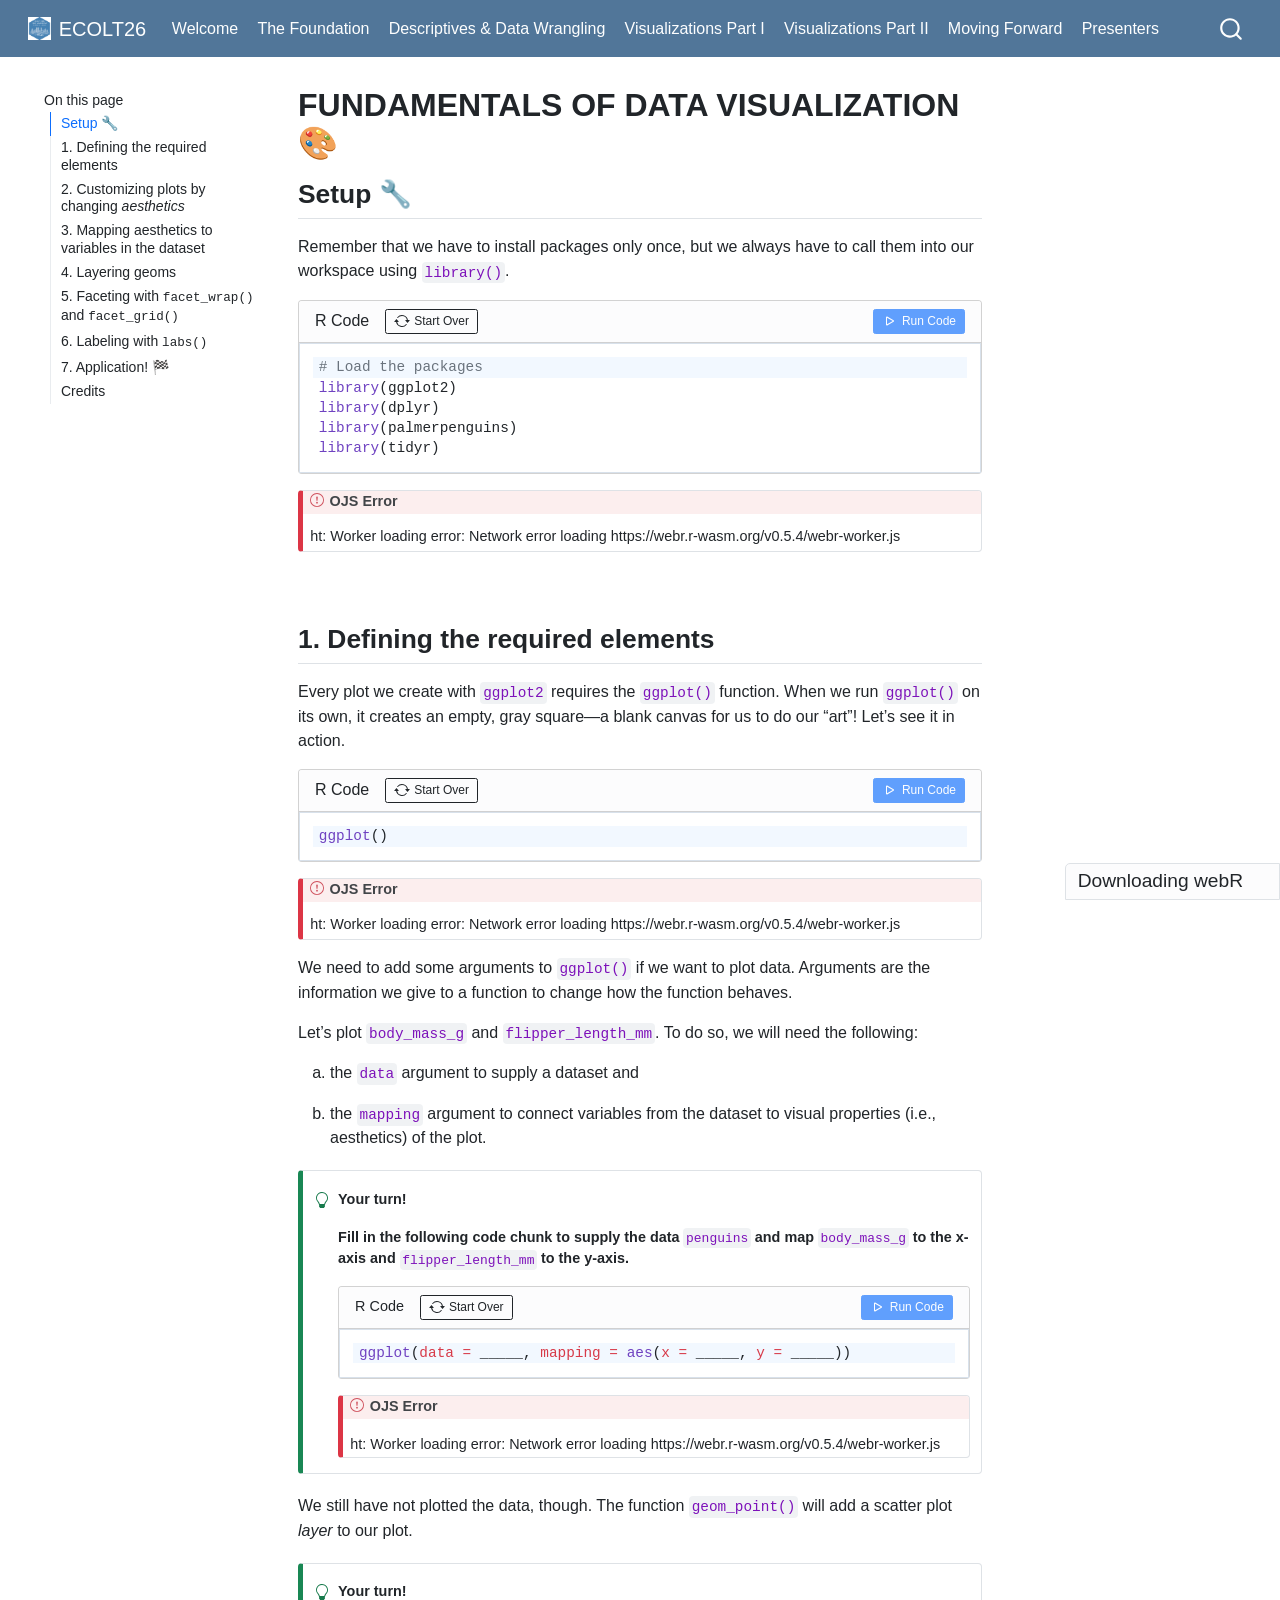
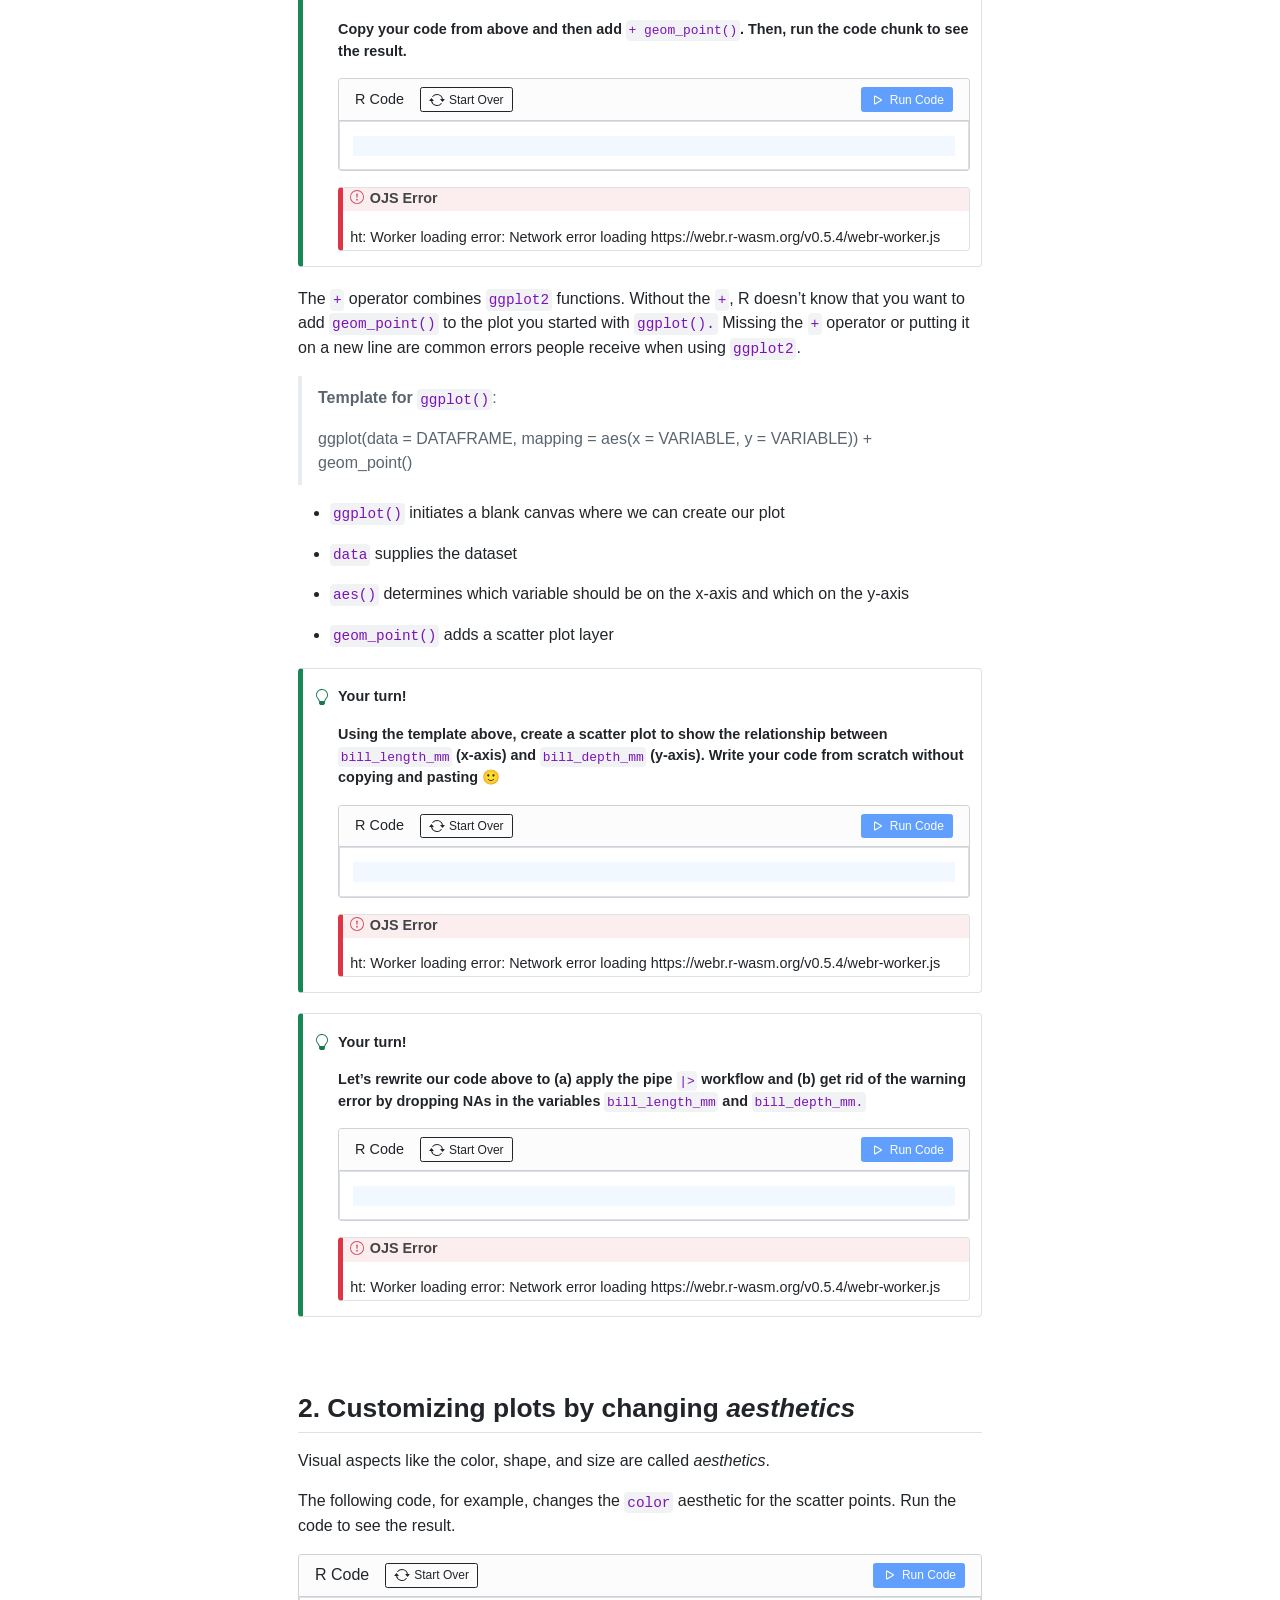
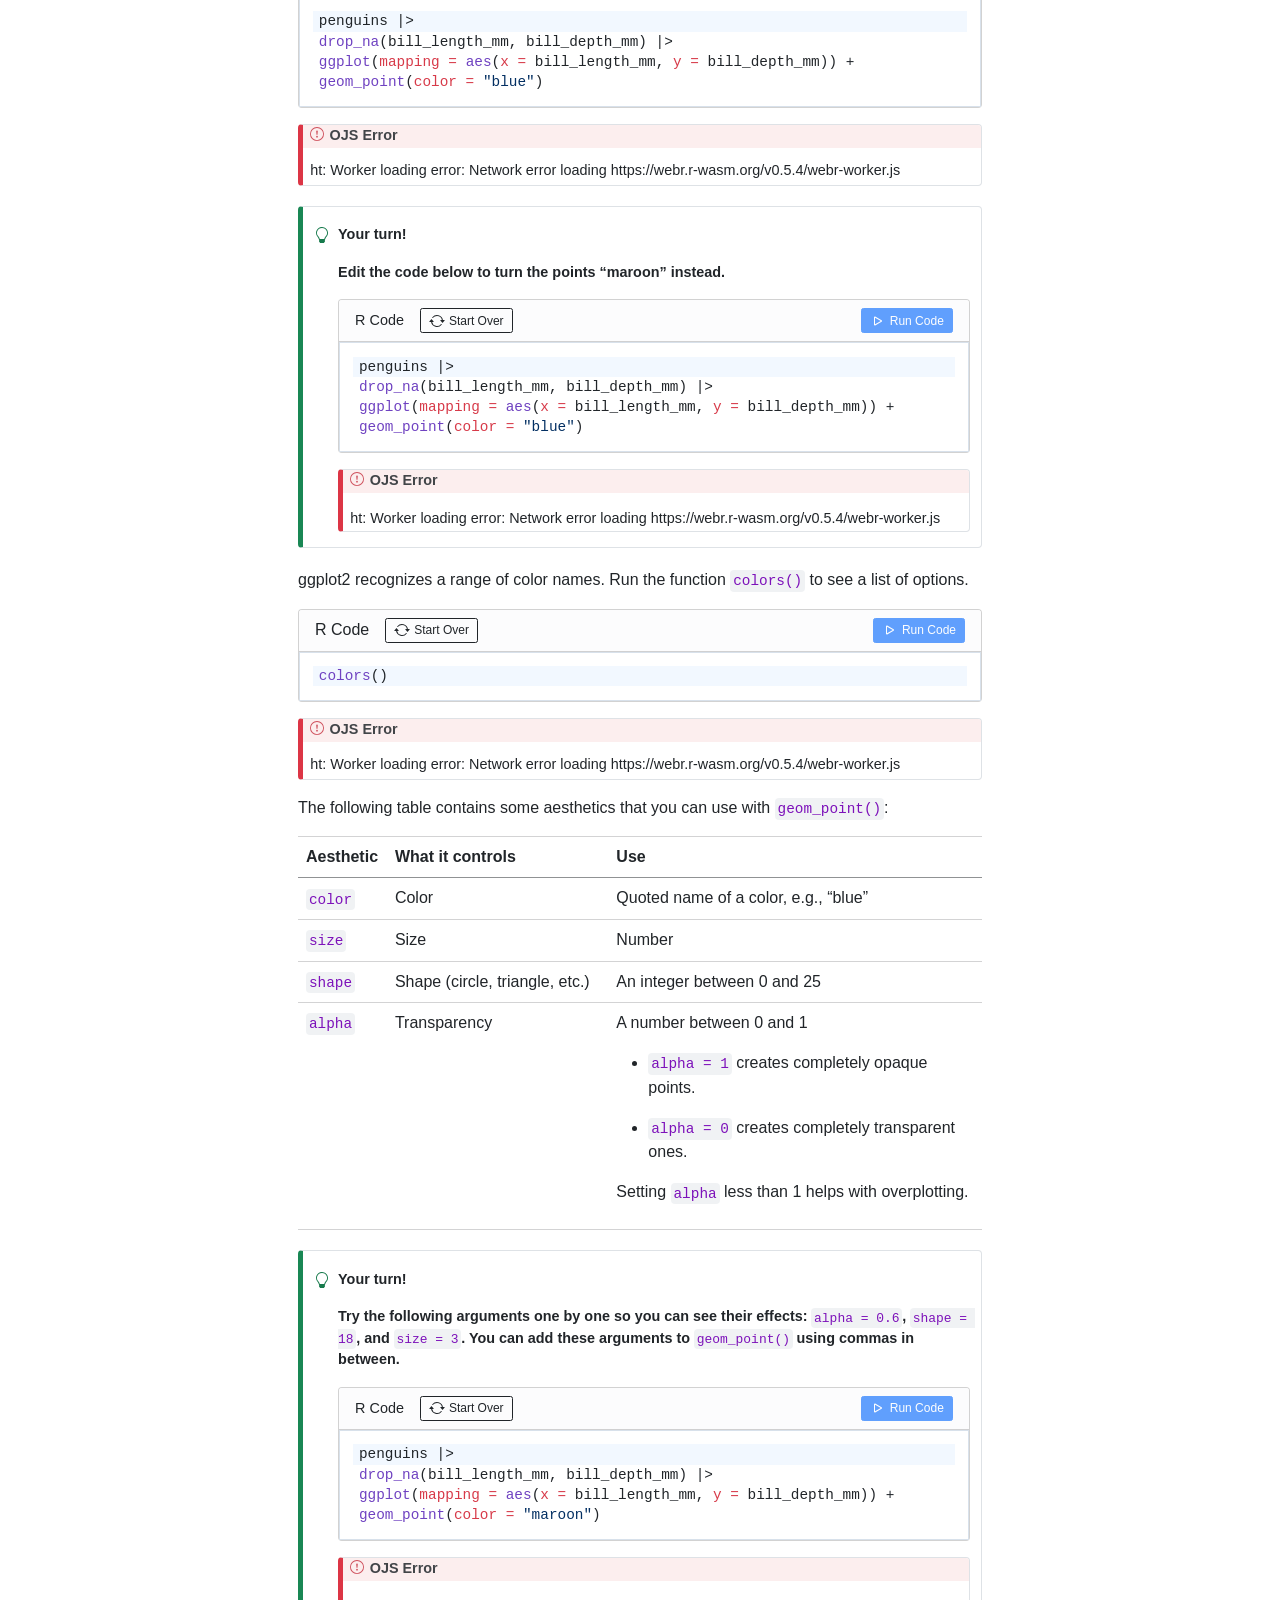
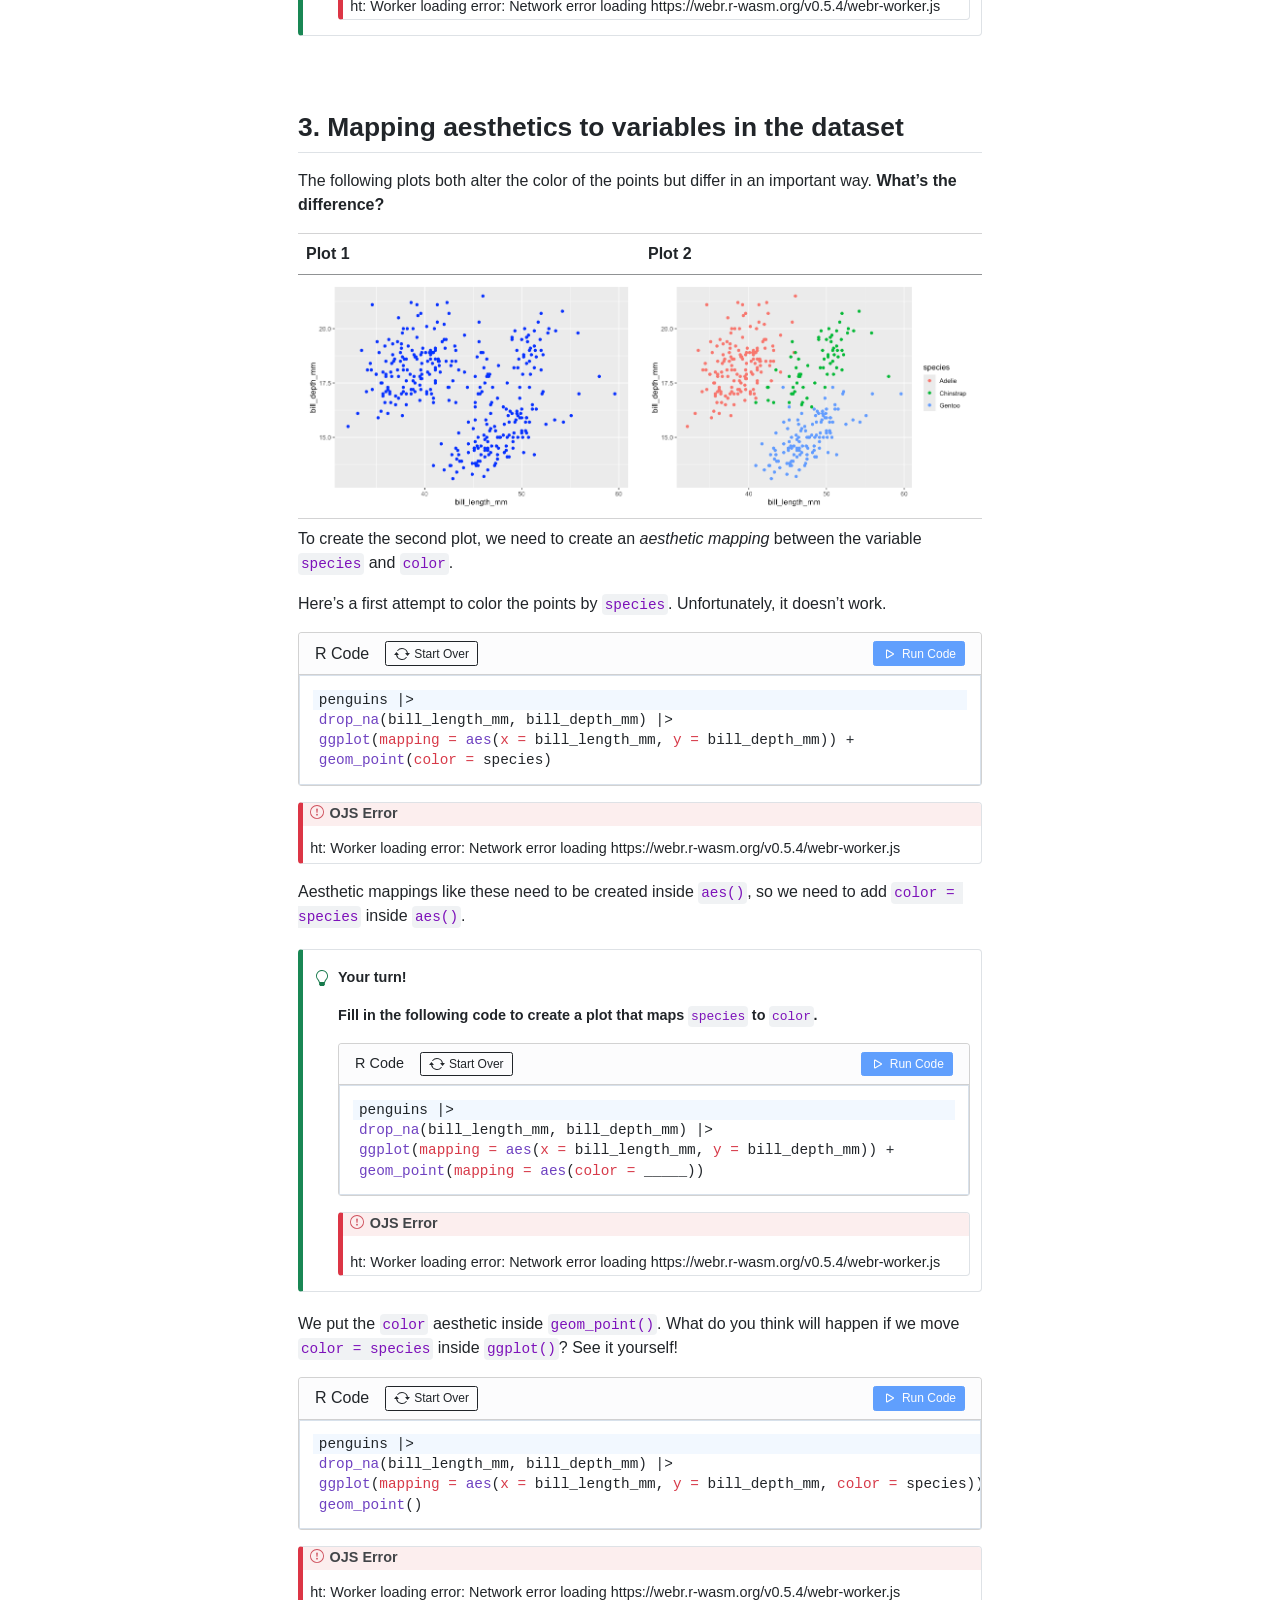
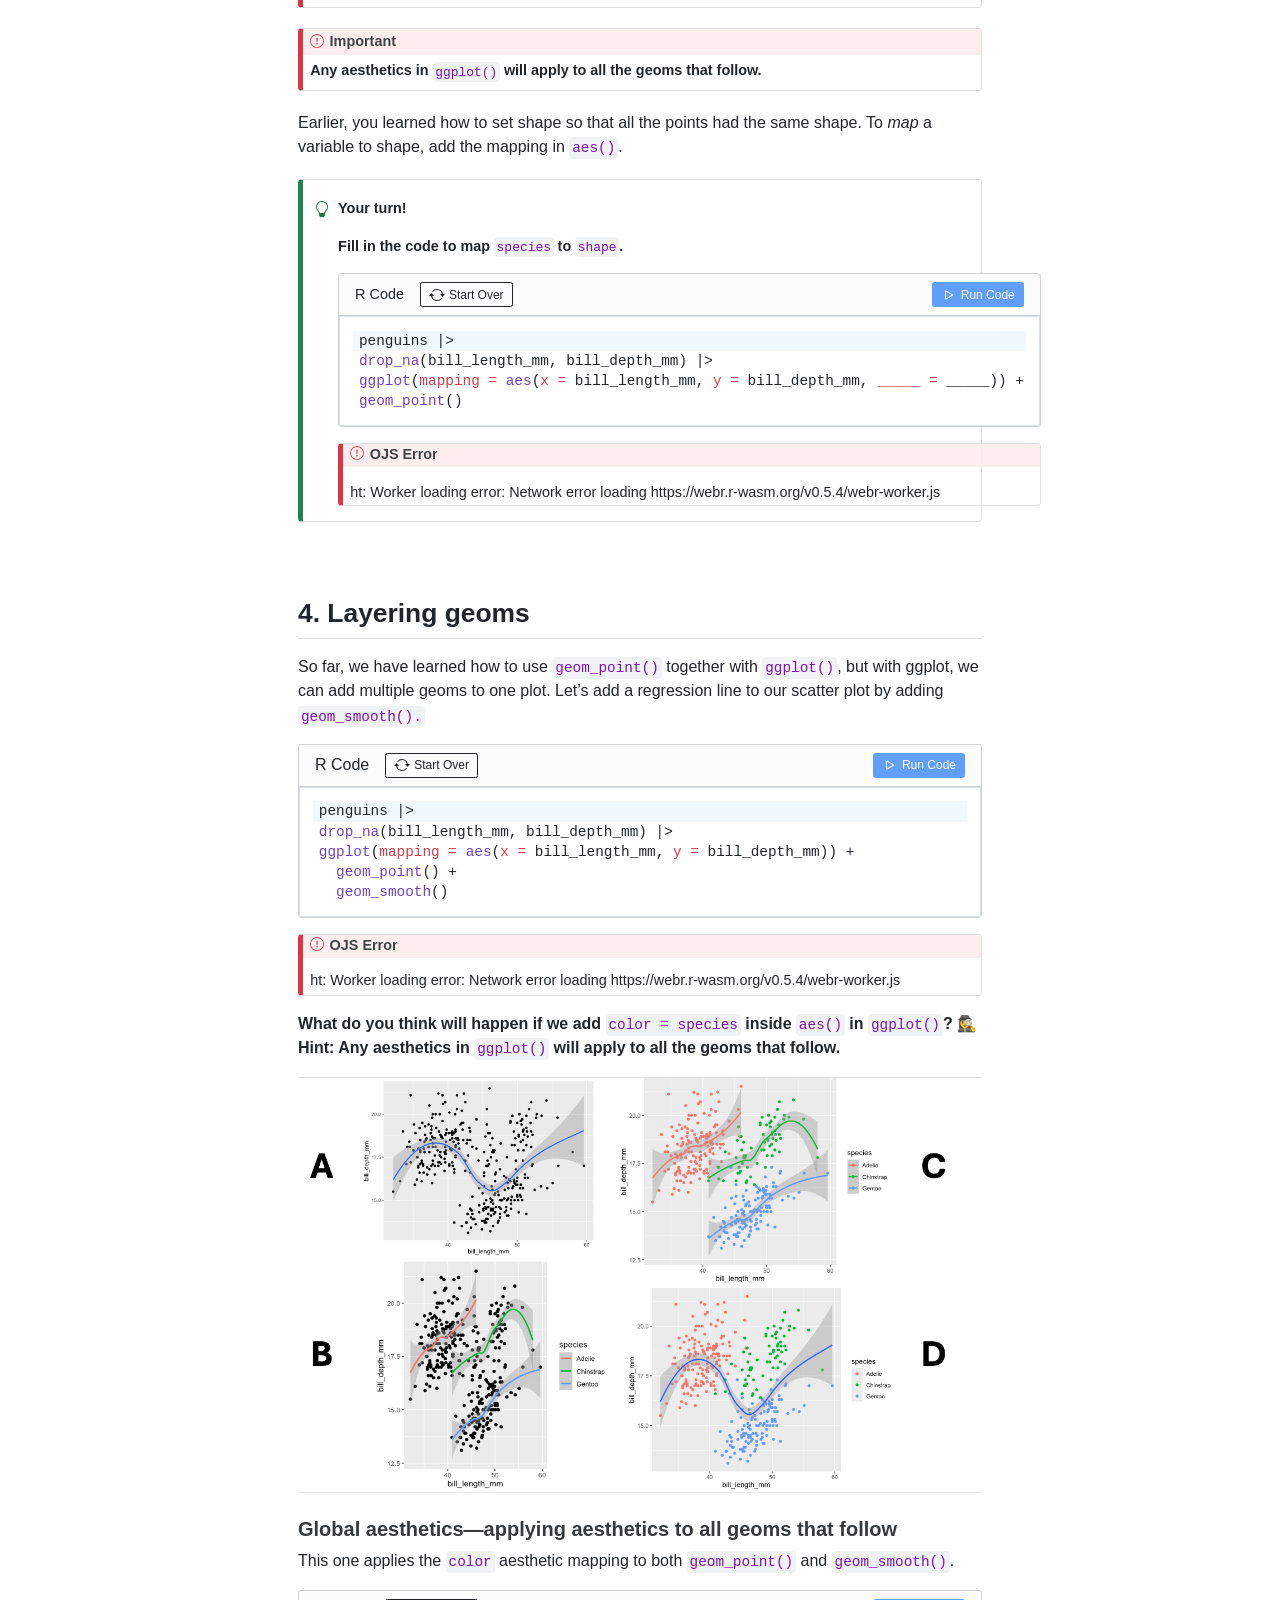
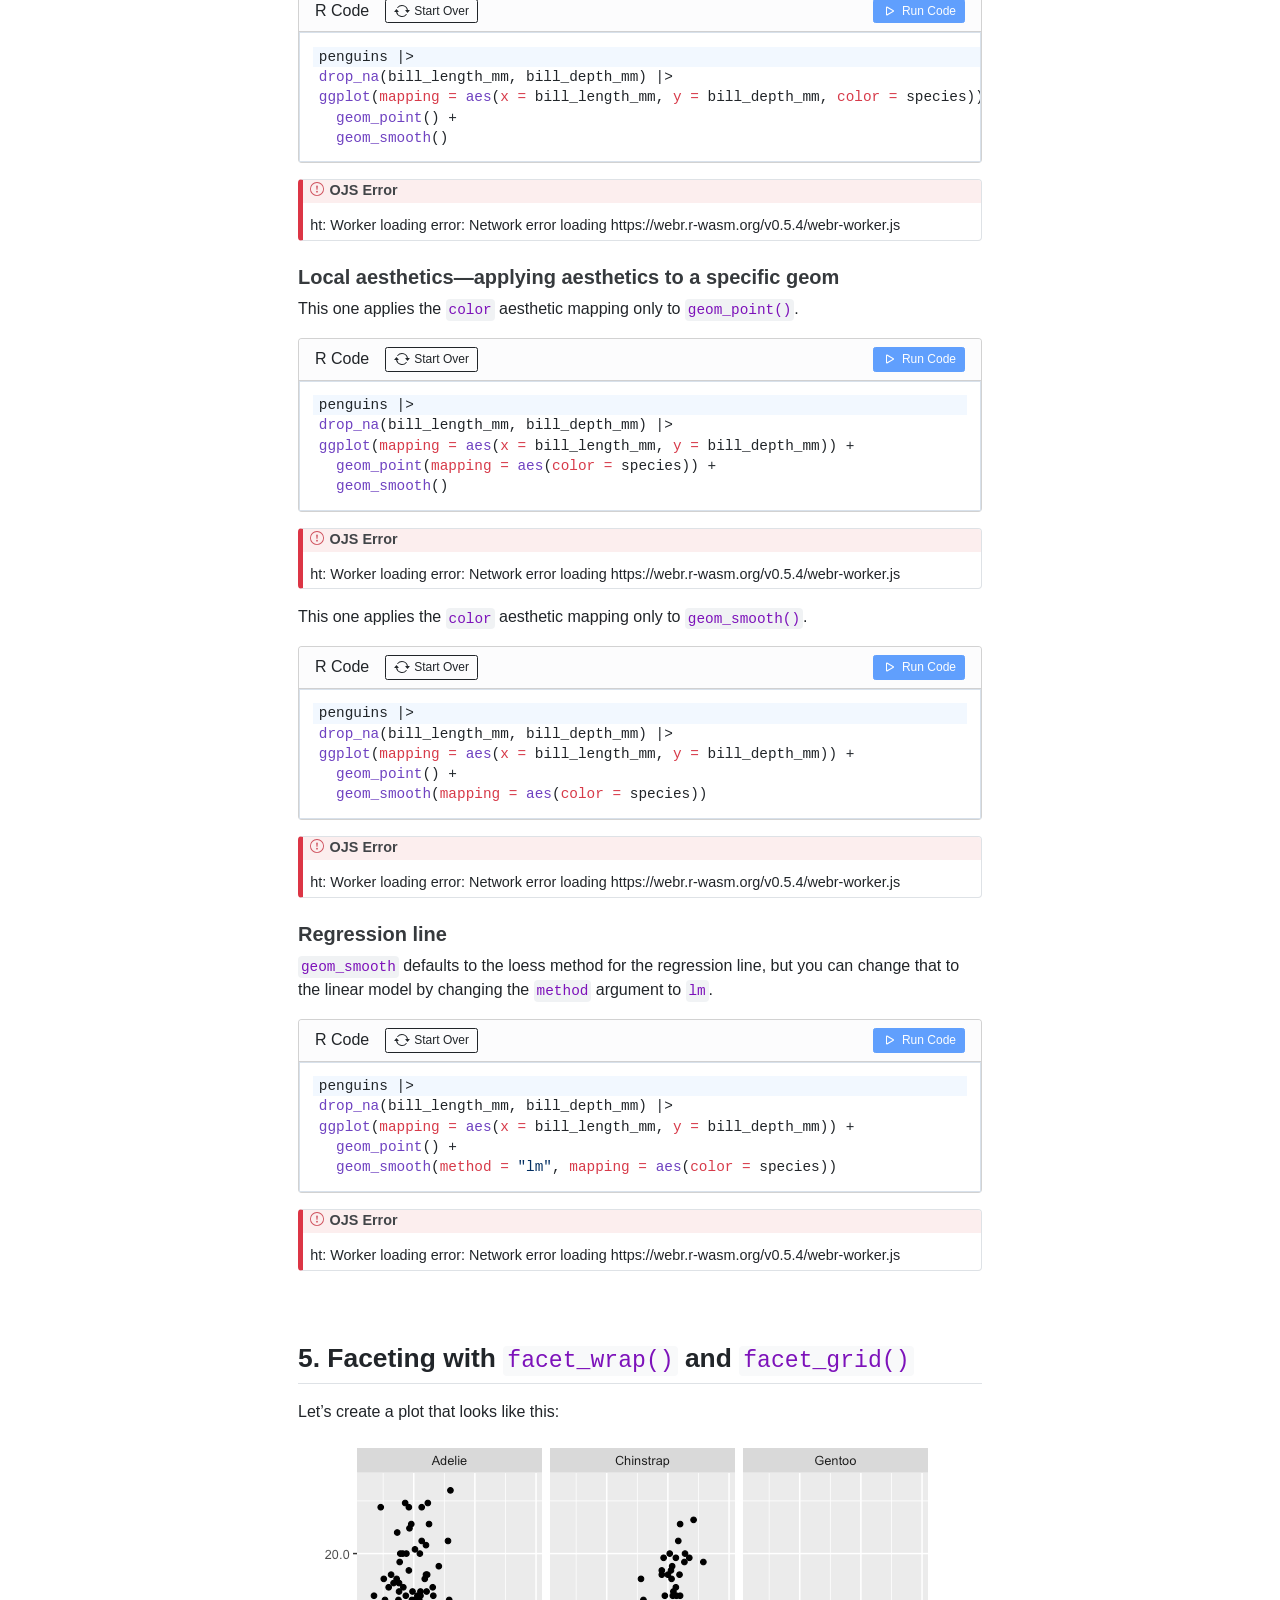
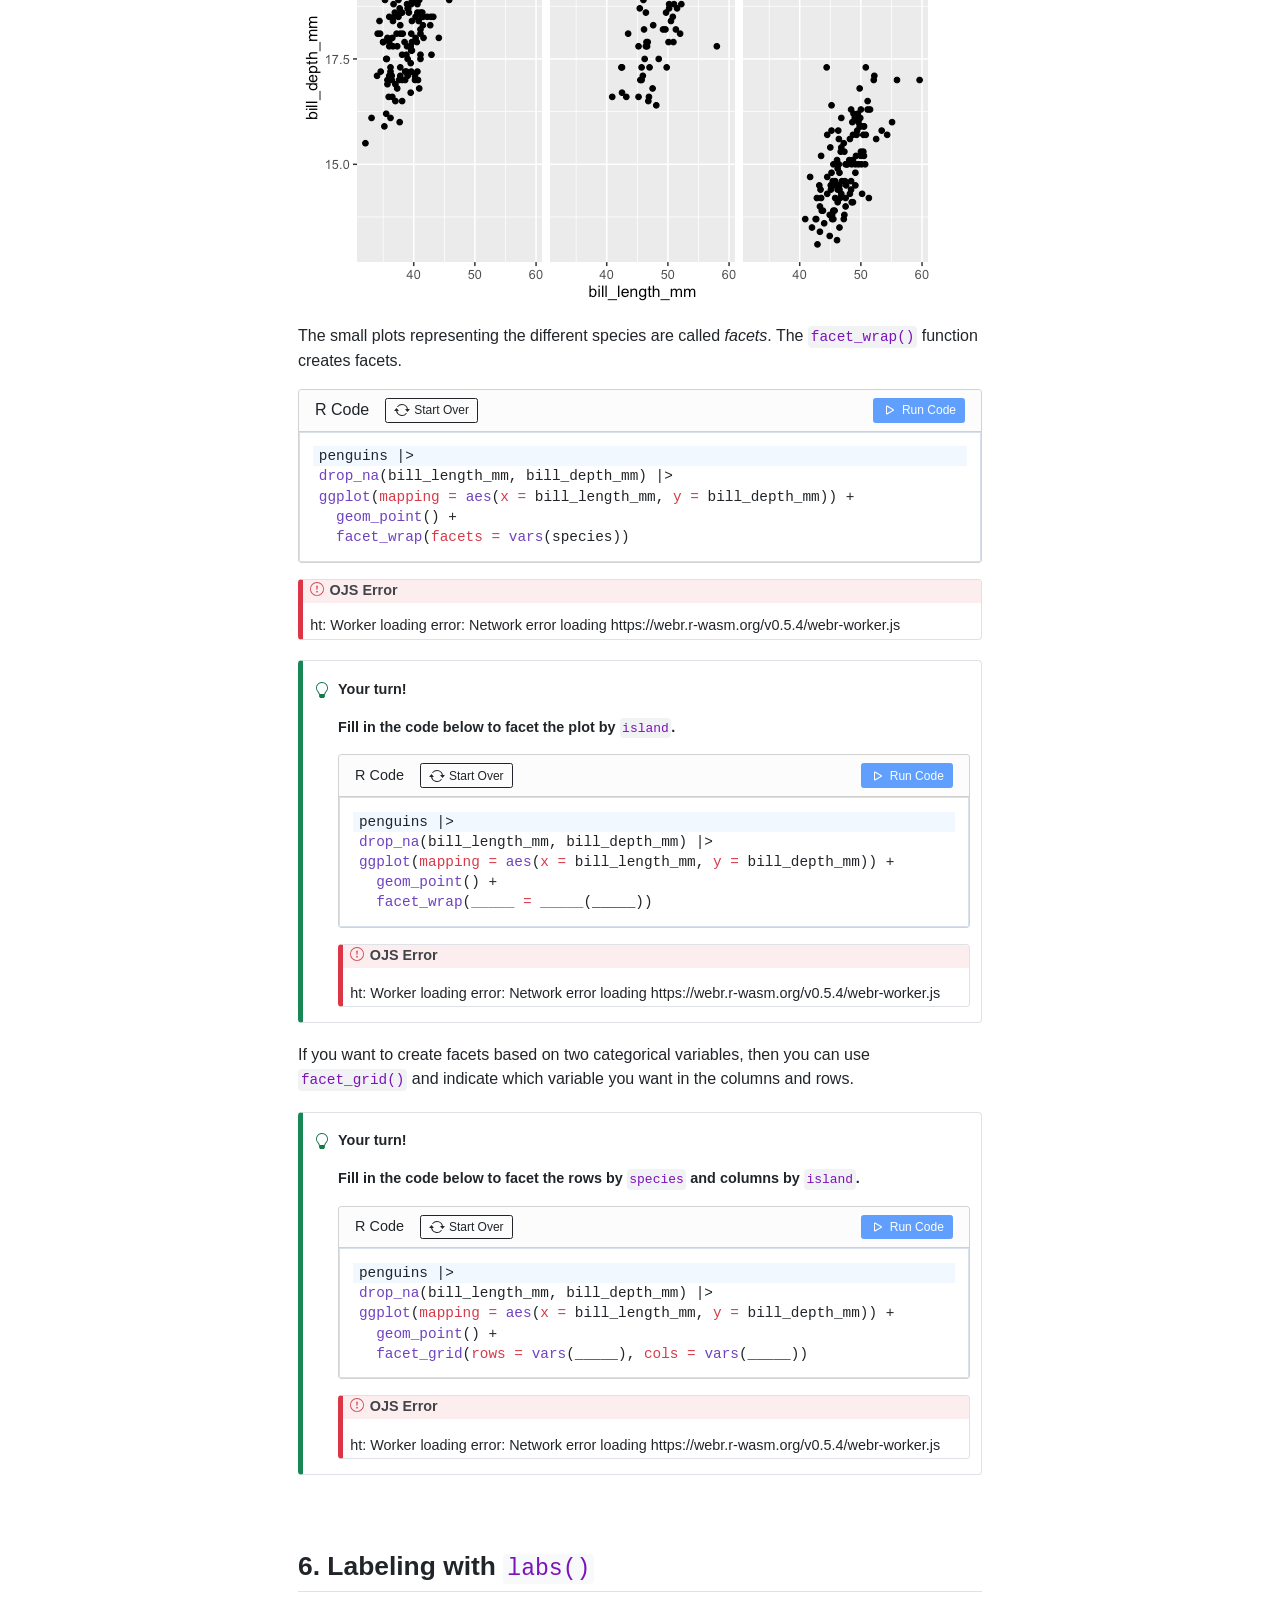
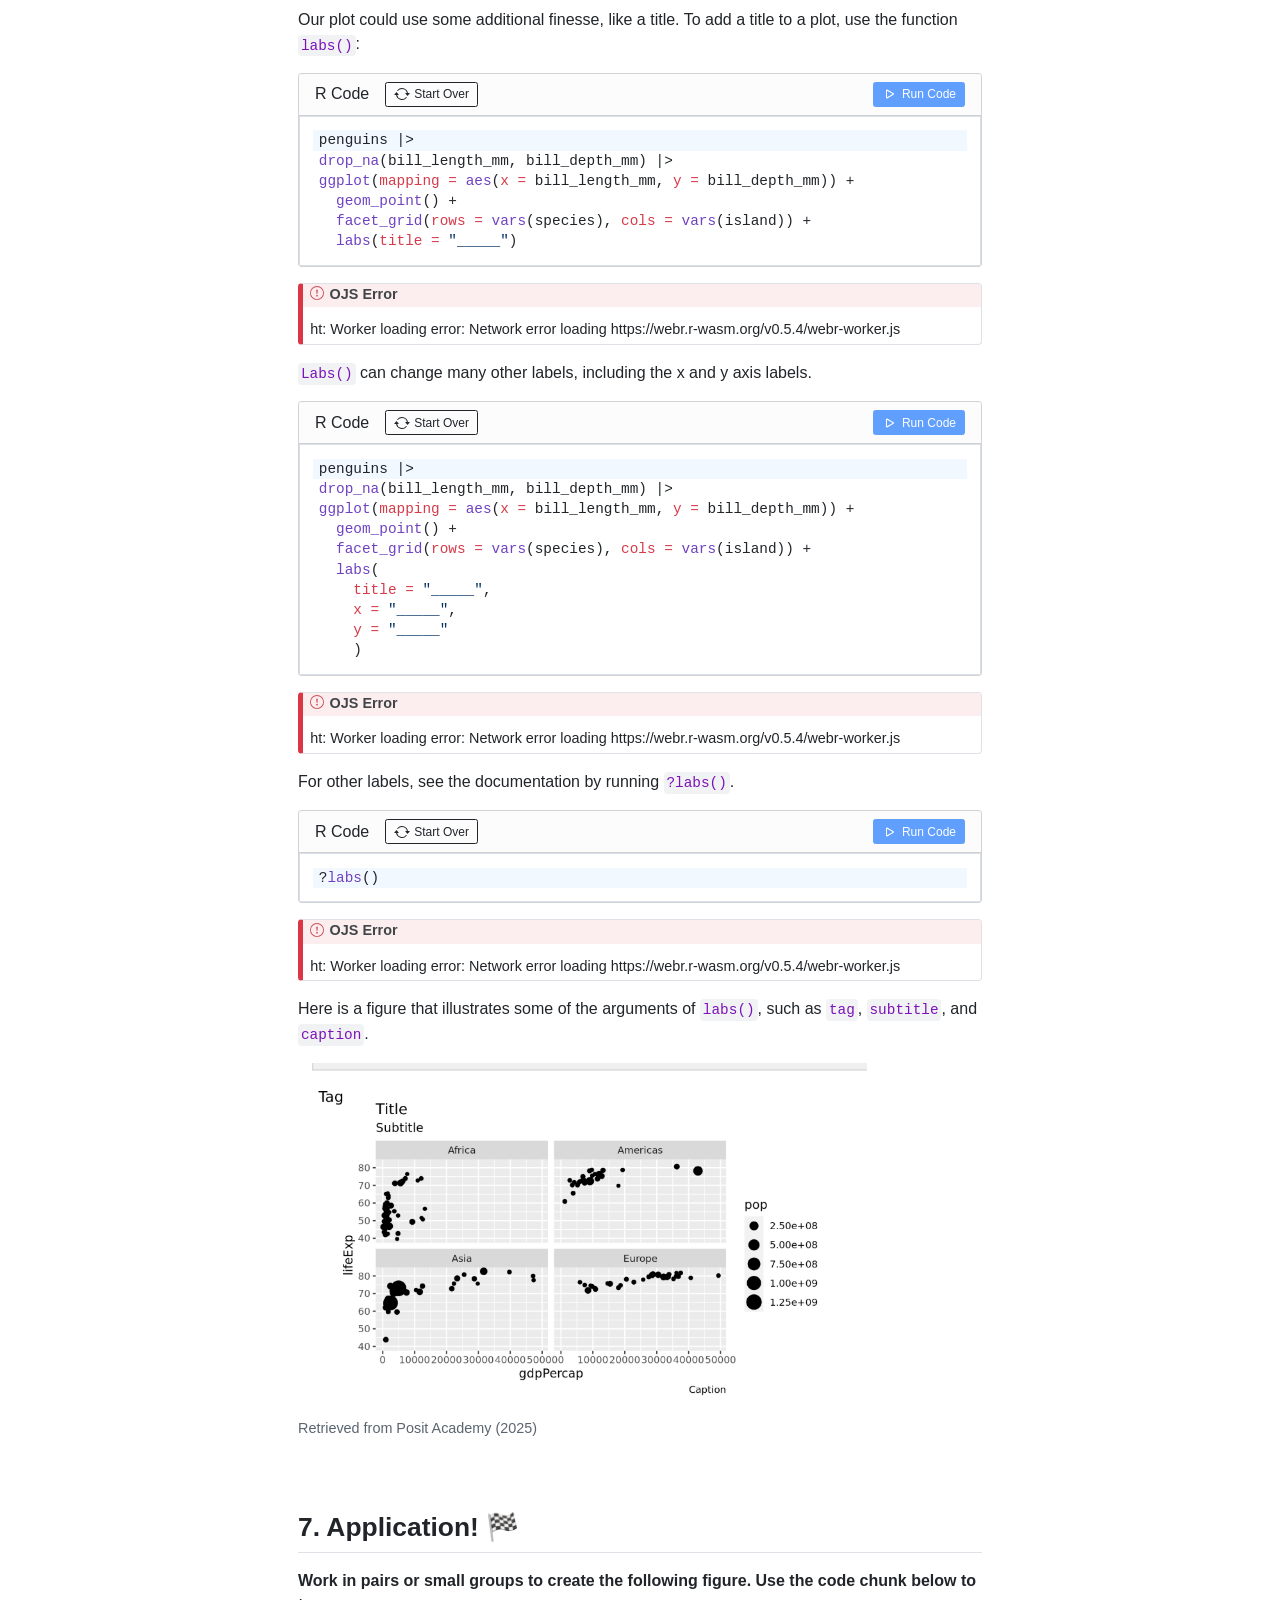
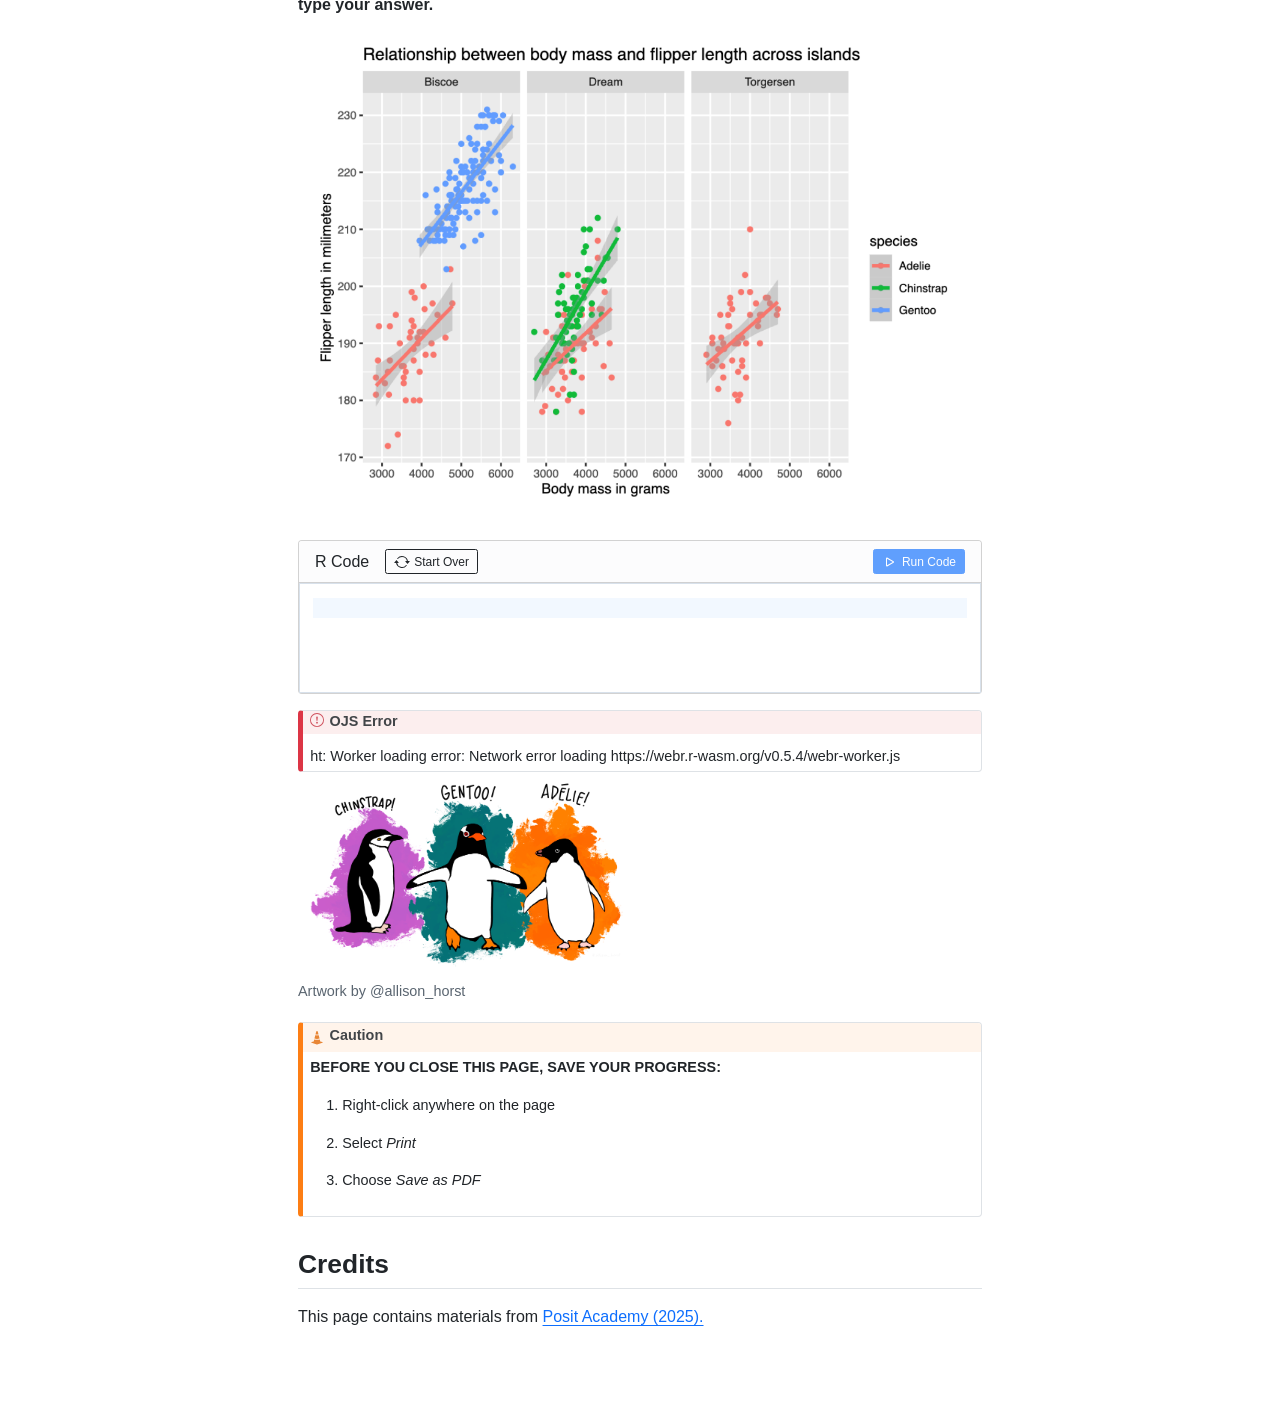
<file: VisualizationsI.html>
<!DOCTYPE html>
<html xmlns="http://www.w3.org/1999/xhtml" lang="en" xml:lang="en"><head>

<meta charset="utf-8">
<meta name="generator" content="quarto-1.10.18">

<meta name="viewport" content="width=device-width, initial-scale=1.0, user-scalable=yes">


<title>FUNDAMENTALS OF DATA VISUALIZATION 🎨 – ECOLT26</title>
<style>
/* Default styles provided by pandoc.
** See https://pandoc.org/MANUAL.html#variables-for-html for config info.
*/
span.smallcaps{font-variant: small-caps;}
div.columns{display: flex; gap: 1.5em;}
div.column{flex: auto;}
@media screen {
div.columns{gap: min(4vw, 1.5em);}
div.column{overflow-x: auto;}
}
div.hanging-indent{margin-left: 1.5em; text-indent: -1.5em;}
ul.task-list{list-style: none;}
ul.task-list li input[type="checkbox"] {
  width: 0.8em;
  margin: 0 0.8em 0.2em -1em; /* quarto-specific, see https://github.com/quarto-dev/quarto-cli/issues/4556 */ 
  vertical-align: middle;
}
</style>


<script src="site_libs/quarto-nav/quarto-nav.js"></script>
<script src="site_libs/clipboard/clipboard.min.js"></script>
<script src="site_libs/quarto-search/autocomplete.umd.js"></script>
<script src="site_libs/quarto-search/fuse.min.js"></script>
<script src="site_libs/quarto-search/quarto-search.js"></script>
<meta name="quarto:offset" content="./">
<script src="site_libs/quarto-html/quarto.js" type="module"></script>
<script src="site_libs/quarto-html/tabsets/tabsets.js" type="module"></script>
<script src="site_libs/quarto-html/popper.min.js"></script>
<script src="site_libs/quarto-html/tippy.umd.min.js"></script>
<script src="site_libs/quarto-html/anchor.min.js"></script>
<link href="site_libs/quarto-html/tippy.css" rel="stylesheet">
<link href="site_libs/quarto-html/quarto-syntax-highlighting-bb62276ab45c84d9efd712f51ff97b5a.css" rel="stylesheet" id="quarto-text-highlighting-styles">
<script src="site_libs/bootstrap/bootstrap.min.js"></script>
<link href="site_libs/bootstrap/bootstrap-icons.css" rel="stylesheet">
<link href="site_libs/bootstrap/bootstrap-69fdad917402b2e7e6429e3b72de1c80.min.css" rel="stylesheet" append-hash="true" id="quarto-bootstrap" data-mode="light">
<script src="site_libs/quarto-contrib/live-runtime/live-runtime.js" type="module"></script>
<link href="site_libs/quarto-contrib/live-runtime/live-runtime.css" rel="stylesheet">
<script id="quarto-search-options" type="application/json">{
  "location": "navbar",
  "copy-button": false,
  "collapse-after": 3,
  "panel-placement": "end",
  "type": "overlay",
  "limit": 50,
  "keyboard-shortcut": [
    "f",
    "/",
    "s"
  ],
  "show-item-context": false,
  "language": {
    "search-no-results-text": "No results",
    "search-matching-documents-text": "matching documents",
    "search-copy-link-title": "Copy link to search",
    "search-hide-matches-text": "Hide additional matches",
    "search-more-match-text": "more match in this document",
    "search-more-matches-text": "more matches in this document",
    "search-clear-button-title": "Clear",
    "search-text-placeholder": "",
    "search-detached-cancel-button-title": "Cancel",
    "search-submit-button-title": "Submit",
    "search-label": "Search"
  }
}</script>
<style>html{ scroll-behavior: smooth; }</style>
<script type="module" src="site_libs/quarto-ojs/quarto-ojs-runtime.js"></script>
<link href="site_libs/quarto-ojs/quarto-ojs.css" rel="stylesheet">


<link rel="stylesheet" href="styles.css">
</head>

<body class="floating nav-fixed quarto-light">

<div id="quarto-search-results"></div>
  <header id="quarto-header" class="headroom fixed-top">
    <nav class="navbar navbar-expand-lg " data-bs-theme="dark">
      <div class="navbar-container container-fluid">
      <div class="navbar-brand-container mx-auto">
    <a href="./index.html" class="navbar-brand navbar-brand-logo">
    <img src="./Images/hex.png" alt="" class="navbar-logo light-content">
    <img src="./Images/hex.png" alt="" class="navbar-logo dark-content">
    </a>
    <a class="navbar-brand" href="./index.html">
    <span class="navbar-title">ECOLT26</span>
    </a>
  </div>
            <div id="quarto-search" class="" title="Search"></div>
          <button class="navbar-toggler" type="button" data-bs-toggle="collapse" data-bs-target="#navbarCollapse" aria-controls="navbarCollapse" role="menu" aria-expanded="false" aria-label="Toggle navigation" onclick="if (window.quartoToggleHeadroom) { window.quartoToggleHeadroom(); }">
  <span class="navbar-toggler-icon"></span>
</button>
          <div class="collapse navbar-collapse" id="navbarCollapse">
            <ul class="navbar-nav navbar-nav-scroll me-auto">
  <li class="nav-item">
    <a class="nav-link" href="./index.html"> 
<span class="menu-text">Welcome</span></a>
  </li>  
  <li class="nav-item">
    <a class="nav-link" href="./Basics.html"> 
<span class="menu-text">The Foundation</span></a>
  </li>  
  <li class="nav-item">
    <a class="nav-link" href="./Descriptives.html"> 
<span class="menu-text">Descriptives &amp; Data Wrangling</span></a>
  </li>  
  <li class="nav-item">
    <a class="nav-link active" href="./VisualizationsI.html" aria-current="page"> 
<span class="menu-text">Visualizations Part I</span></a>
  </li>  
  <li class="nav-item">
    <a class="nav-link" href="./VisualizationsII.html"> 
<span class="menu-text">Visualizations Part II</span></a>
  </li>  
  <li class="nav-item">
    <a class="nav-link" href="./MovingForward.html"> 
<span class="menu-text">Moving Forward</span></a>
  </li>  
  <li class="nav-item">
    <a class="nav-link" href="./about.html"> 
<span class="menu-text">Presenters</span></a>
  </li>  
</ul>
          </div> <!-- /navcollapse -->
            <div class="quarto-navbar-tools">
</div>
      </div> <!-- /container-fluid -->
    </nav>
</header>
<!-- content -->
<div id="quarto-content" class="quarto-container page-columns page-rows-contents page-layout-article page-navbar">
<!-- sidebar -->
  <nav id="quarto-sidebar" class="sidebar collapse collapse-horizontal quarto-sidebar-collapse-item sidebar-navigation floating overflow-auto">
    <nav id="TOC" role="doc-toc" class="toc-active">
    <h2 id="toc-title">On this page</h2>
   
  <ul>
  <li><a href="#setup" id="toc-setup" class="nav-link active" data-scroll-target="#setup">Setup 🔧</a></li>
  <li><a href="#defining-the-required-elements" id="toc-defining-the-required-elements" class="nav-link" data-scroll-target="#defining-the-required-elements">1. Defining the required elements</a></li>
  <li><a href="#customizing-plots-by-changing-aesthetics" id="toc-customizing-plots-by-changing-aesthetics" class="nav-link" data-scroll-target="#customizing-plots-by-changing-aesthetics">2. Customizing plots by changing <em>aesthetics</em></a></li>
  <li><a href="#mapping-aesthetics-to-variables-in-the-dataset" id="toc-mapping-aesthetics-to-variables-in-the-dataset" class="nav-link" data-scroll-target="#mapping-aesthetics-to-variables-in-the-dataset">3. Mapping aesthetics to variables in the dataset</a></li>
  <li><a href="#layering-geoms" id="toc-layering-geoms" class="nav-link" data-scroll-target="#layering-geoms">4. Layering geoms</a></li>
  <li><a href="#faceting-with-facet_wrap-and-facet_grid" id="toc-faceting-with-facet_wrap-and-facet_grid" class="nav-link" data-scroll-target="#faceting-with-facet_wrap-and-facet_grid">5. Faceting with <code>facet_wrap()</code> and <code>facet_grid()</code></a></li>
  <li><a href="#labeling-with-labs" id="toc-labeling-with-labs" class="nav-link" data-scroll-target="#labeling-with-labs">6. Labeling with <code>labs()</code></a></li>
  <li><a href="#application" id="toc-application" class="nav-link" data-scroll-target="#application">7. Application! 🏁</a></li>
  <li><a href="#credits" id="toc-credits" class="nav-link" data-scroll-target="#credits">Credits</a></li>
  </ul>
</nav>
</nav>
<div id="quarto-sidebar-glass" class="quarto-sidebar-collapse-item" data-bs-toggle="collapse" data-bs-target=".quarto-sidebar-collapse-item"></div>
<!-- margin-sidebar -->
    <div id="quarto-margin-sidebar" class="sidebar margin-sidebar zindex-bottom">
    </div>
<!-- main -->
<main class="content" id="quarto-document-content">

<header id="title-block-header" class="quarto-title-block default">
<div class="quarto-title">
<h1 class="title">FUNDAMENTALS OF DATA VISUALIZATION 🎨</h1>
</div>



<div class="quarto-title-meta">

    
  
    
  </div>
  


</header>


<section id="setup" class="level2">
<h2 class="anchored" data-anchor-id="setup">Setup 🔧</h2>
<p>Remember that we have to install packages only once, but we always have to call them into our workspace using <code>library()</code>.</p>
<div class="cell">
<div>
<div id="webr-1" class="exercise-cell">

</div>
<script type="webr-1-contents">
eyJhdHRyIjp7ImVkaXQiOnRydWUsImV2YWwiOnRydWV9LCJjb2RlIjoiIyBMb2FkIHRoZSBwYWNrYWdlc1xubGlicmFyeShnZ3Bsb3QyKSBcbmxpYnJhcnkoZHBseXIpXG5saWJyYXJ5KHBhbG1lcnBlbmd1aW5zKVxubGlicmFyeSh0aWR5cikifQ==
</script>
</div>
</div>
<p><br></p>
</section>
<section id="defining-the-required-elements" class="level2">
<h2 class="anchored" data-anchor-id="defining-the-required-elements">1. Defining the required elements</h2>
<p>Every plot we create with <code>ggplot2</code> requires the <code>ggplot()</code> function. When we run <code>ggplot()</code> on its own, it creates an empty, gray square—a blank canvas for us to do our “art”! Let’s see it in action.</p>
<div class="cell">
<div>
<div id="webr-2" class="exercise-cell">

</div>
<script type="webr-2-contents">
eyJhdHRyIjp7ImVkaXQiOnRydWUsImV2YWwiOnRydWV9LCJjb2RlIjoiZ2dwbG90KCkifQ==
</script>
</div>
</div>
<p>We need to add some arguments to <code>ggplot()</code> if we want to plot data. Arguments are the information we give to a function to change how the function behaves.</p>
<p>Let’s plot <code>body_mass_g</code> and <code>flipper_length_mm</code>. To do so, we will need the following:</p>
<ol type="a">
<li><p>the <code>data</code> argument to supply a dataset and</p></li>
<li><p>the <code>mapping</code> argument to connect variables from the dataset to visual properties (i.e., aesthetics) of the plot.</p></li>
</ol>
<div class="callout callout-style-simple callout-tip">
<div class="callout-body d-flex">
<div class="callout-icon-container">
<i class="callout-icon"></i>
</div>
<div class="callout-body-container">
<p><strong>Your turn!</strong></p>
<p><strong>Fill in the following code chunk to supply the data <code>penguins</code> and map</strong> <code>body_mass_g</code> <strong>to the x-axis and</strong> <code>flipper_length_mm</code> <strong>to the y-axis.</strong></p>
<div class="cell">
<div>
<div id="webr-3" class="exercise-cell">

</div>
<script type="webr-3-contents">
eyJhdHRyIjp7ImVkaXQiOnRydWUsImV2YWwiOnRydWV9LCJjb2RlIjoiZ2dwbG90KGRhdGEgPSBfX19fXywgbWFwcGluZyA9IGFlcyh4ID0gX19fX18sIHkgPSBfX19fXykpIn0=
</script>
</div>
</div>
</div>
</div>
</div>
<p>We still have not plotted the data, though. The function <code>geom_point()</code> will add a scatter plot <em>layer</em> to our plot.</p>
<div class="callout callout-style-simple callout-tip">
<div class="callout-body d-flex">
<div class="callout-icon-container">
<i class="callout-icon"></i>
</div>
<div class="callout-body-container">
<p><strong>Your turn!</strong></p>
<p><strong>Copy your code from above and then add <code>+ geom_point()</code>. Then, run the code chunk to see the result.</strong></p>
<div class="cell">
<div>
<div id="webr-4" class="exercise-cell">

</div>
<script type="webr-4-contents">
eyJhdHRyIjp7ImVkaXQiOnRydWUsImV2YWwiOnRydWV9LCJjb2RlIjoiIn0=
</script>
</div>
</div>
</div>
</div>
</div>
<p>The <code>+</code> operator combines <code>ggplot2</code> functions. Without the <code>+</code>, R doesn’t know that you want to add <code>geom_point()</code> to the plot you started with <code>ggplot().</code> Missing the <code>+</code> operator or putting it on a new line are common errors people receive when using <code>ggplot2</code>.</p>
<blockquote class="blockquote">
<p><strong>Template for <code>ggplot()</code></strong>:</p>
<p>ggplot(data = DATAFRAME, mapping = aes(x = VARIABLE, y = VARIABLE)) + geom_point()</p>
</blockquote>
<ul>
<li><p><code>ggplot()</code> initiates a blank canvas where we can create our plot</p></li>
<li><p><code>data</code> supplies the dataset</p></li>
<li><p><code>aes()</code> determines which variable should be on the x-axis and which on the y-axis</p></li>
<li><p><code>geom_point()</code> adds a scatter plot layer</p></li>
</ul>
<div class="callout callout-style-simple callout-tip">
<div class="callout-body d-flex">
<div class="callout-icon-container">
<i class="callout-icon"></i>
</div>
<div class="callout-body-container">
<p><strong>Your turn!</strong></p>
<p><strong>Using the template above, create a scatter plot to show the relationship between <code>bill_length_mm</code> (x-axis) and <code>bill_depth_mm</code> (y-axis). Write your code from scratch without copying and pasting 🙂</strong></p>
<div class="cell">
<div>
<div id="webr-5" class="exercise-cell">

</div>
<script type="webr-5-contents">
eyJhdHRyIjp7ImVkaXQiOnRydWUsImV2YWwiOnRydWV9LCJjb2RlIjoiIn0=
</script>
</div>
</div>
</div>
</div>
</div>
<div class="callout callout-style-simple callout-tip">
<div class="callout-body d-flex">
<div class="callout-icon-container">
<i class="callout-icon"></i>
</div>
<div class="callout-body-container">
<p><strong>Your turn!</strong></p>
<p><strong>Let’s rewrite our code above to (a) apply the pipe <code>|&gt;</code> workflow and (b) get rid of the warning error by dropping NAs in the variables <code>bill_length_mm</code> and <code>bill_depth_mm.</code></strong></p>
<div class="cell">
<div>
<div id="webr-6" class="exercise-cell">

</div>
<script type="webr-6-contents">
eyJhdHRyIjp7ImVkaXQiOnRydWUsImV2YWwiOnRydWV9LCJjb2RlIjoiIn0=
</script>
</div>
</div>
</div>
</div>
</div>
<p><br></p>
</section>
<section id="customizing-plots-by-changing-aesthetics" class="level2">
<h2 class="anchored" data-anchor-id="customizing-plots-by-changing-aesthetics">2. Customizing plots by changing <em>aesthetics</em></h2>
<p>Visual aspects like the color, shape, and size are called <em>aesthetics</em>.</p>
<p>The following code, for example, changes the <code>color</code> aesthetic for the scatter points. Run the code to see the result.</p>
<div class="cell">
<div>
<div id="webr-7" class="exercise-cell">

</div>
<script type="webr-7-contents">
[base64]
</script>
</div>
</div>
<div class="callout callout-style-simple callout-tip">
<div class="callout-body d-flex">
<div class="callout-icon-container">
<i class="callout-icon"></i>
</div>
<div class="callout-body-container">
<p><strong>Your turn!</strong></p>
<p><strong>Edit the code below to turn the points “maroon” instead.</strong></p>
<div class="cell">
<div>
<div id="webr-8" class="exercise-cell">

</div>
<script type="webr-8-contents">
[base64]
</script>
</div>
</div>
</div>
</div>
</div>
<p>ggplot2 recognizes a range of color names. Run the function <code>colors()</code> to see a list of options.</p>
<div class="cell">
<div>
<div id="webr-9" class="exercise-cell">

</div>
<script type="webr-9-contents">
eyJhdHRyIjp7ImVkaXQiOnRydWUsImV2YWwiOnRydWV9LCJjb2RlIjoiY29sb3JzKCkifQ==
</script>
</div>
</div>
<p>The following table contains some aesthetics that you can use with <code>geom_point()</code>:</p>
<table class="caption-top table">
<colgroup>
<col style="width: 11%">
<col style="width: 32%">
<col style="width: 54%">
</colgroup>
<thead>
<tr class="header">
<th>Aesthetic</th>
<th>What it controls</th>
<th>Use</th>
</tr>
</thead>
<tbody>
<tr class="odd">
<td><code>color</code></td>
<td>Color</td>
<td>Quoted name of a color, e.g., “blue”</td>
</tr>
<tr class="even">
<td><code>size</code></td>
<td>Size</td>
<td>Number</td>
</tr>
<tr class="odd">
<td><code>shape</code></td>
<td>Shape (circle, triangle, etc.)</td>
<td>An integer between 0 and 25</td>
</tr>
<tr class="even">
<td><code>alpha</code></td>
<td>Transparency</td>
<td><p>A number between 0 and 1</p>
<ul>
<li><p><code>alpha = 1</code> creates completely opaque points.</p></li>
<li><p><code>alpha = 0</code> creates completely transparent ones.</p></li>
</ul>
<p>Setting <code>alpha</code> less than 1 helps with overplotting.</p></td>
</tr>
</tbody>
</table>
<div class="callout callout-style-simple callout-tip">
<div class="callout-body d-flex">
<div class="callout-icon-container">
<i class="callout-icon"></i>
</div>
<div class="callout-body-container">
<p><strong>Your turn!</strong></p>
<p><strong>Try the following arguments one by one so you can see their effects: <code>alpha = 0.6</code>, <code>shape = 18</code>, and <code>size = 3</code>. You can add these arguments to <code>geom_point()</code> using commas in between.</strong></p>
<div class="cell">
<div>
<div id="webr-10" class="exercise-cell">

</div>
<script type="webr-10-contents">
[base64]
</script>
</div>
</div>
</div>
</div>
</div>
<p><br></p>
</section>
<section id="mapping-aesthetics-to-variables-in-the-dataset" class="level2">
<h2 class="anchored" data-anchor-id="mapping-aesthetics-to-variables-in-the-dataset">3. Mapping aesthetics to variables in the dataset</h2>
<p>The following plots both alter the color of the points but differ in an important way. <strong>What’s the difference?</strong></p>
<table class="caption-top table">
<thead>
<tr class="header">
<th><strong>Plot 1</strong></th>
<th><strong>Plot 2</strong></th>
</tr>
</thead>
<tbody>
<tr class="odd">
<td><img src="Images/scatter1.png" class="img-fluid"></td>
<td><img src="Images/scatter2.png" class="img-fluid"></td>
</tr>
</tbody>
</table>
<p>To create the second plot, we need to create an <em>aesthetic mapping</em> between the variable <code>species</code> and <code>color</code>.</p>
<p>Here’s a first attempt to color the points by <code>species</code>. Unfortunately, it doesn’t work.</p>
<div class="cell">
<div>
<div id="webr-11" class="exercise-cell">

</div>
<script type="webr-11-contents">
[base64]
</script>
</div>
</div>
<p>Aesthetic mappings like these need to be created inside <code>aes()</code>, so we need to add <code>color = species</code> inside <code>aes()</code>.</p>
<div class="callout callout-style-simple callout-tip">
<div class="callout-body d-flex">
<div class="callout-icon-container">
<i class="callout-icon"></i>
</div>
<div class="callout-body-container">
<p><strong>Your turn!</strong></p>
<p><strong>Fill in the following code to create a plot that maps <code>species</code> to <code>color</code>.</strong></p>
<div class="cell">
<div>
<div id="webr-12" class="exercise-cell">

</div>
<script type="webr-12-contents">
[base64]
</script>
</div>
</div>
</div>
</div>
</div>
<p>We put the <code>color</code> aesthetic inside <code>geom_point()</code>. What do you think will happen if we move <code>color = species</code> inside <code>ggplot()</code>? See it yourself!</p>
<div class="cell">
<div>
<div id="webr-13" class="exercise-cell">

</div>
<script type="webr-13-contents">
[base64]
</script>
</div>
</div>
<div class="callout callout-style-default callout-important callout-titled">
<div class="callout-header d-flex align-content-center">
<div class="callout-icon-container">
<i class="callout-icon"></i>
</div>
<div class="callout-title-container flex-fill">
Important
</div>
</div>
<div class="callout-body-container callout-body">
<p><strong>Any aesthetics in <code>ggplot()</code> will apply to all the geoms that follow.</strong></p>
</div>
</div>
<p>Earlier, you learned how to set shape so that all the points had the same shape. To <em>map</em> a variable to shape, add the mapping in <code>aes()</code>.</p>
<div class="callout callout-style-simple callout-tip">
<div class="callout-body d-flex">
<div class="callout-icon-container">
<i class="callout-icon"></i>
</div>
<div class="callout-body-container">
<p><strong>Your turn!</strong></p>
<p><strong>Fill in the code to map <code>species</code> to <code>shape</code>.</strong></p>
<div class="cell">
<div>
<div id="webr-14" class="exercise-cell">

</div>
<script type="webr-14-contents">
[base64]
</script>
</div>
</div>
</div>
</div>
</div>
<p><br></p>
</section>
<section id="layering-geoms" class="level2">
<h2 class="anchored" data-anchor-id="layering-geoms">4. Layering geoms</h2>
<p>So far, we have learned how to use <code>geom_point()</code> together with <code>ggplot()</code>, but with ggplot, we can add multiple geoms to one plot. Let’s add a regression line to our scatter plot by adding <code>geom_smooth().</code></p>
<div class="cell">
<div>
<div id="webr-15" class="exercise-cell">

</div>
<script type="webr-15-contents">
[base64]
</script>
</div>
</div>
<p><strong>What do you think will happen if we add <code>color = species</code> inside <code>aes()</code> in <code>ggplot()</code>? 🕵️‍♀️ Hint: Any aesthetics in <code>ggplot()</code> will apply to all the geoms that follow.</strong></p>
<p><img src="Images/miniquiz.png" class="img-fluid"></p>
<section id="global-aestheticsapplying-aesthetics-to-all-geoms-that-follow" class="level4">
<h4 class="anchored" data-anchor-id="global-aestheticsapplying-aesthetics-to-all-geoms-that-follow"><strong>Global aesthetics—applying aesthetics to all geoms that follow</strong></h4>
<p>This one applies the <code>color</code> aesthetic mapping to both <code>geom_point()</code> and <code>geom_smooth()</code>.</p>
<div class="cell">
<div>
<div id="webr-16" class="exercise-cell">

</div>
<script type="webr-16-contents">
[base64]
</script>
</div>
</div>
</section>
<section id="local-aestheticsapplying-aesthetics-to-a-specific-geom" class="level4">
<h4 class="anchored" data-anchor-id="local-aestheticsapplying-aesthetics-to-a-specific-geom"><strong>Local aesthetics—applying aesthetics to a specific geom</strong></h4>
<p>This one applies the <code>color</code> aesthetic mapping only to <code>geom_point()</code>.</p>
<div class="cell">
<div>
<div id="webr-17" class="exercise-cell">

</div>
<script type="webr-17-contents">
[base64]
</script>
</div>
</div>
<p>This one applies the <code>color</code> aesthetic mapping only to <code>geom_smooth()</code>.</p>
<div class="cell">
<div>
<div id="webr-18" class="exercise-cell">

</div>
<script type="webr-18-contents">
[base64]
</script>
</div>
</div>
</section>
<section id="regression-line" class="level4">
<h4 class="anchored" data-anchor-id="regression-line"><strong>Regression line</strong></h4>
<p><code>geom_smooth</code> defaults to the loess method for the regression line, but you can change that to the linear model by changing the <code>method</code> argument to <code>lm</code>.</p>
<div class="cell">
<div>
<div id="webr-19" class="exercise-cell">

</div>
<script type="webr-19-contents">
[base64]
</script>
</div>
</div>
<p><br></p>
</section>
</section>
<section id="faceting-with-facet_wrap-and-facet_grid" class="level2">
<h2 class="anchored" data-anchor-id="faceting-with-facet_wrap-and-facet_grid">5. Faceting with <code>facet_wrap()</code> and <code>facet_grid()</code></h2>
<p>Let’s create a plot that looks like this:</p>
<p><img src="Images/facets.png" class="img-fluid"></p>
<p>The small plots representing the different species are called <em>facets</em>. The <code>facet_wrap()</code> function creates facets.</p>
<div class="cell">
<div>
<div id="webr-20" class="exercise-cell">

</div>
<script type="webr-20-contents">
[base64]
</script>
</div>
</div>
<div class="callout callout-style-simple callout-tip">
<div class="callout-body d-flex">
<div class="callout-icon-container">
<i class="callout-icon"></i>
</div>
<div class="callout-body-container">
<p><strong>Your turn!</strong></p>
<p><strong>Fill in the code below to facet the plot by <code>island</code>.</strong></p>
<div class="cell">
<div>
<div id="webr-21" class="exercise-cell">

</div>
<script type="webr-21-contents">
[base64]
</script>
</div>
</div>
</div>
</div>
</div>
<p>If you want to create facets based on two categorical variables, then you can use <code>facet_grid()</code> and indicate which variable you want in the columns and rows.</p>
<div class="callout callout-style-simple callout-tip">
<div class="callout-body d-flex">
<div class="callout-icon-container">
<i class="callout-icon"></i>
</div>
<div class="callout-body-container">
<p><strong>Your turn!</strong></p>
<p><strong>Fill in the code below to facet the rows by <code>species</code> and columns by <code>island</code>.</strong></p>
<div class="cell">
<div>
<div id="webr-22" class="exercise-cell">

</div>
<script type="webr-22-contents">
[base64]
</script>
</div>
</div>
</div>
</div>
</div>
<p><br></p>
</section>
<section id="labeling-with-labs" class="level2">
<h2 class="anchored" data-anchor-id="labeling-with-labs">6. Labeling with <code>labs()</code></h2>
<p>Our plot could use some additional finesse, like a title. To add a title to a plot, use the function <code>labs()</code>:</p>
<div class="cell">
<div>
<div id="webr-23" class="exercise-cell">

</div>
<script type="webr-23-contents">
[base64]
</script>
</div>
</div>
<p><code>Labs()</code> can change many other labels, including the x and y axis labels.</p>
<div class="cell">
<div>
<div id="webr-24" class="exercise-cell">

</div>
<script type="webr-24-contents">
[base64]
</script>
</div>
</div>
<p>For other labels, see the documentation by running <code>?labs()</code>.</p>
<div class="cell">
<div>
<div id="webr-25" class="exercise-cell">

</div>
<script type="webr-25-contents">
eyJhdHRyIjp7ImVkaXQiOnRydWUsImV2YWwiOnRydWV9LCJjb2RlIjoiP2xhYnMoKSJ9
</script>
</div>
</div>
<p>Here is a figure that illustrates some of the arguments of <code>labs()</code>, such as <code>tag</code>, <code>subtitle</code>, and <code>caption</code>.</p>
<div class="quarto-figure quarto-figure-left">
<figure class="figure">
<p><img src="Images/Labeling options.png" class="img-fluid figure-img" width="569"></p>
<figcaption>Retrieved from Posit Academy (2025)</figcaption>
</figure>
</div>
<p><br></p>
</section>
<section id="application" class="level2">
<h2 class="anchored" data-anchor-id="application">7. Application! 🏁</h2>
<p><strong>Work in pairs or small groups to create the following figure. Use the code chunk below to type your answer.</strong></p>
<div class="quarto-figure quarto-figure-left">
<figure class="figure">
<p><img src="Images/Final activity.png" class="img-fluid quarto-figure quarto-figure-left figure-img"></p>
</figure>
</div>
<div class="cell">
<div>
<div id="webr-26" class="exercise-cell">

</div>
<script type="webr-26-contents">
eyJhdHRyIjp7ImVkaXQiOnRydWUsImV2YWwiOnRydWV9LCJjb2RlIjoiXG4gIFxuICAgICBcbiAgICAgIn0=
</script>
</div>
</div>
<div class="quarto-figure quarto-figure-left">
<figure class="figure">
<p><img src="Images/palmer_penguins.png" class="img-fluid figure-img" width="337"></p>
<figcaption>Artwork by @allison_horst</figcaption>
</figure>
</div>
<div class="callout callout-style-default callout-caution callout-titled">
<div class="callout-header d-flex align-content-center">
<div class="callout-icon-container">
<i class="callout-icon"></i>
</div>
<div class="callout-title-container flex-fill">
Caution
</div>
</div>
<div class="callout-body-container callout-body">
<p><strong>BEFORE YOU CLOSE THIS PAGE, SAVE YOUR PROGRESS:</strong></p>
<ol type="1">
<li><p>Right-click anywhere on the page</p></li>
<li><p>Select <em>Print</em></p></li>
<li><p>Choose <em>Save as PDF</em></p></li>
</ol>
</div>
</div>
</section>
<section id="credits" class="level2">
<h2 class="anchored" data-anchor-id="credits">Credits</h2>
<p>This page contains materials from <a href="https://posit.co/products/enterprise/academy/">Posit Academy (2025).</a></p>


<script type="webr-data">
[base64]
</script>
<script type="ojs-module-contents">
[base64]
</script>
<div id="exercise-loading-indicator" class="exercise-loading-indicator d-none d-flex align-items-center gap-2">
<div id="exercise-loading-status" class="d-flex gap-2">

</div>
<div class="spinner-grow spinner-grow-sm">

</div>
</div>
<script type="vfs-file">
W10=
</script>
</section>

</main> <!-- /main -->
<script type="ojs-module-contents">
eyJjb250ZW50cyI6W119
</script>
<script type="module">
if (window.location.protocol === "file:") { alert("The OJS runtime does not work with file:// URLs. Please use a web server to view this document."); }
window._ojs.paths.runtimeToDoc = "../..";
window._ojs.paths.runtimeToRoot = "../..";
window._ojs.paths.docToRoot = "";
window._ojs.selfContained = false;
window._ojs.runtime.interpretFromScriptTags();
</script>
<script id="quarto-html-after-body" type="application/javascript">
  window.document.addEventListener("DOMContentLoaded", function (event) {
    const icon = "";
    const anchorJS = new window.AnchorJS();
    anchorJS.options = {
      placement: 'right',
      icon: icon
    };
    anchorJS.add('.anchored');
    const isCodeAnnotation = (el) => {
      for (const clz of el.classList) {
        if (clz.startsWith('code-annotation-')) {                     
          return true;
        }
      }
      return false;
    }
    const onCopySuccess = function(e) {
      // button target
      const button = e.trigger;
      // don't keep focus
      button.blur();
      // flash "checked"
      button.classList.add('code-copy-button-checked');
      var currentTitle = button.getAttribute("title");
      button.setAttribute("title", "Copied!");
      let tooltip;
      if (window.bootstrap) {
        button.setAttribute("data-bs-toggle", "tooltip");
        button.setAttribute("data-bs-placement", "left");
        button.setAttribute("data-bs-title", "Copied!");
        tooltip = new bootstrap.Tooltip(button, 
          { trigger: "manual", 
            customClass: "code-copy-button-tooltip",
            offset: [0, -8]});
        tooltip.show();    
      }
      setTimeout(function() {
        if (tooltip) {
          tooltip.hide();
          button.removeAttribute("data-bs-title");
          button.removeAttribute("data-bs-toggle");
          button.removeAttribute("data-bs-placement");
        }
        button.setAttribute("title", currentTitle);
        button.classList.remove('code-copy-button-checked');
      }, 1000);
      // clear code selection
      e.clearSelection();
    }
    const getTextToCopy = function(trigger) {
      const outerScaffold = trigger.parentElement.cloneNode(true);
      const codeEl = outerScaffold.querySelector('code');
      for (const childEl of codeEl.children) {
        if (isCodeAnnotation(childEl)) {
          childEl.remove();
        }
      }
      return codeEl.innerText;
    }
    const clipboard = new window.ClipboardJS('.code-copy-button:not([data-in-quarto-modal])', {
      text: getTextToCopy
    });
    clipboard.on('success', onCopySuccess);
    if (window.document.getElementById('quarto-embedded-source-code-modal')) {
      const clipboardModal = new window.ClipboardJS('.code-copy-button[data-in-quarto-modal]', {
        text: getTextToCopy,
        container: window.document.getElementById('quarto-embedded-source-code-modal')
      });
      clipboardModal.on('success', onCopySuccess);
    }
      var localhostRegex = new RegExp(/^(?:http|https):\/\/localhost\:?[0-9]*\//);
      var mailtoRegex = new RegExp(/^mailto:/);
        var filterRegex = new RegExp("https:\/\/tulaydixon\.github\.io\/ECOLT26\/");
      var isInternal = (href) => {
          return filterRegex.test(href) || localhostRegex.test(href) || mailtoRegex.test(href);
      }
      // Inspect non-navigation links and adorn them if external
     var links = window.document.querySelectorAll('a[href]:not(.nav-link):not(.navbar-brand):not(.toc-action):not(.sidebar-link):not(.sidebar-item-toggle):not(.pagination-link):not(.no-external):not([aria-hidden]):not(.dropdown-item):not(.quarto-navigation-tool):not(.about-link)');
      for (var i=0; i<links.length; i++) {
        const link = links[i];
        if (!isInternal(link.href)) {
          // undo the damage that might have been done by quarto-nav.js in the case of
          // links that we want to consider external
          if (link.dataset.originalHref !== undefined) {
            link.href = link.dataset.originalHref;
          }
        }
      }
    function tippyHover(el, contentFn, onTriggerFn, onUntriggerFn) {
      const config = {
        allowHTML: true,
        maxWidth: 500,
        delay: 100,
        arrow: false,
        appendTo: function(el) {
            return el.parentElement;
        },
        interactive: true,
        interactiveBorder: 10,
        theme: 'quarto',
        placement: 'bottom-start',
      };
      if (contentFn) {
        config.content = contentFn;
      }
      if (onTriggerFn) {
        config.onTrigger = onTriggerFn;
      }
      if (onUntriggerFn) {
        config.onUntrigger = onUntriggerFn;
      }
      window.tippy(el, config); 
    }
    const noterefs = window.document.querySelectorAll('a[role="doc-noteref"]');
    for (var i=0; i<noterefs.length; i++) {
      const ref = noterefs[i];
      tippyHover(ref, function() {
        // use id or data attribute instead here
        let href = ref.getAttribute('data-footnote-href') || ref.getAttribute('href');
        try { href = new URL(href).hash; } catch {}
        const id = href.replace(/^#\/?/, "");
        const note = window.document.getElementById(id);
        if (note) {
          return note.innerHTML;
        } else {
          return "";
        }
      });
    }
    const xrefs = window.document.querySelectorAll('a.quarto-xref');
    const processXRef = (id, note) => {
      // Strip column container classes
      const stripColumnClz = (el) => {
        el.classList.remove("page-full", "page-columns");
        if (el.children) {
          for (const child of el.children) {
            stripColumnClz(child);
          }
        }
      }
      stripColumnClz(note)
      if (id === null || id.startsWith('sec-')) {
        // Special case sections, only their first couple elements
        const container = document.createElement("div");
        if (note.children && note.children.length > 2) {
          container.appendChild(note.children[0].cloneNode(true));
          for (let i = 1; i < note.children.length; i++) {
            const child = note.children[i];
            if (child.tagName === "P" && child.innerText === "") {
              continue;
            } else {
              container.appendChild(child.cloneNode(true));
              break;
            }
          }
          if (window.Quarto?.typesetMath) {
            window.Quarto.typesetMath(container);
          }
          return container.innerHTML
        } else {
          if (window.Quarto?.typesetMath) {
            window.Quarto.typesetMath(note);
          }
          return note.innerHTML;
        }
      } else {
        // Remove any anchor links if they are present
        const anchorLink = note.querySelector('a.anchorjs-link');
        if (anchorLink) {
          anchorLink.remove();
        }
        if (window.Quarto?.typesetMath) {
          window.Quarto.typesetMath(note);
        }
        if (note.classList.contains("callout")) {
          return note.outerHTML;
        } else {
          return note.innerHTML;
        }
      }
    }
    for (var i=0; i<xrefs.length; i++) {
      const xref = xrefs[i];
      tippyHover(xref, undefined, function(instance) {
        instance.disable();
        let url = xref.getAttribute('href');
        let hash = undefined; 
        if (url.startsWith('#')) {
          hash = url;
        } else {
          try { hash = new URL(url).hash; } catch {}
        }
        if (hash) {
          const id = hash.replace(/^#\/?/, "");
          const note = window.document.getElementById(id);
          if (note !== null) {
            try {
              const html = processXRef(id, note.cloneNode(true));
              instance.setContent(html);
            } finally {
              instance.enable();
              instance.show();
            }
          } else {
            // See if we can fetch this
            fetch(url.split('#')[0])
            .then(res => res.text())
            .then(html => {
              const parser = new DOMParser();
              const htmlDoc = parser.parseFromString(html, "text/html");
              const note = htmlDoc.getElementById(id);
              if (note !== null) {
                const html = processXRef(id, note);
                instance.setContent(html);
              } 
            }).finally(() => {
              instance.enable();
              instance.show();
            });
          }
        } else {
          // See if we can fetch a full url (with no hash to target)
          // This is a special case and we should probably do some content thinning / targeting
          fetch(url)
          .then(res => res.text())
          .then(html => {
            const parser = new DOMParser();
            const htmlDoc = parser.parseFromString(html, "text/html");
            const note = htmlDoc.querySelector('main.content');
            if (note !== null) {
              // This should only happen for chapter cross references
              // (since there is no id in the URL)
              // remove the first header
              if (note.children.length > 0 && note.children[0].tagName === "HEADER") {
                note.children[0].remove();
              }
              const html = processXRef(null, note);
              instance.setContent(html);
            } 
          }).finally(() => {
            instance.enable();
            instance.show();
          });
        }
      }, function(instance) {
      });
    }
        let selectedAnnoteEl;
        const selectorForAnnotation = ( cell, annotation) => {
          let cellAttr = 'data-code-cell="' + cell + '"';
          let lineAttr = 'data-code-annotation="' +  annotation + '"';
          const selector = 'span[' + cellAttr + '][' + lineAttr + ']';
          return selector;
        }
        const selectCodeLines = (annoteEl) => {
          const doc = window.document;
          const targetCell = annoteEl.getAttribute("data-target-cell");
          const targetAnnotation = annoteEl.getAttribute("data-target-annotation");
          const annoteSpan = window.document.querySelector(selectorForAnnotation(targetCell, targetAnnotation));
          const lines = annoteSpan.getAttribute("data-code-lines").split(",");
          const lineIds = lines.map((line) => {
            return targetCell + "-" + line;
          })
          let top = null;
          let height = null;
          let parent = null;
          if (lineIds.length > 0) {
              //compute the position of the single el (top and bottom and make a div)
              const el = window.document.getElementById(lineIds[0]);
              top = el.offsetTop;
              height = el.offsetHeight;
              parent = el.parentElement.parentElement;
            if (lineIds.length > 1) {
              const lastEl = window.document.getElementById(lineIds[lineIds.length - 1]);
              const bottom = lastEl.offsetTop + lastEl.offsetHeight;
              height = bottom - top;
            }
            if (top !== null && height !== null && parent !== null) {
              // cook up a div (if necessary) and position it 
              let div = window.document.getElementById("code-annotation-line-highlight");
              if (div === null) {
                div = window.document.createElement("div");
                div.setAttribute("id", "code-annotation-line-highlight");
                div.style.position = 'absolute';
                parent.appendChild(div);
              }
              div.style.top = top - 2 + "px";
              div.style.height = height + 4 + "px";
              div.style.left = 0;
              let gutterDiv = window.document.getElementById("code-annotation-line-highlight-gutter");
              if (gutterDiv === null) {
                gutterDiv = window.document.createElement("div");
                gutterDiv.setAttribute("id", "code-annotation-line-highlight-gutter");
                gutterDiv.style.position = 'absolute';
                const codeCell = window.document.getElementById(targetCell);
                const gutter = codeCell.querySelector('.code-annotation-gutter');
                gutter.appendChild(gutterDiv);
              }
              gutterDiv.style.top = top - 2 + "px";
              gutterDiv.style.height = height + 4 + "px";
            }
            selectedAnnoteEl = annoteEl;
          }
        };
        const unselectCodeLines = () => {
          const elementsIds = ["code-annotation-line-highlight", "code-annotation-line-highlight-gutter"];
          elementsIds.forEach((elId) => {
            const div = window.document.getElementById(elId);
            if (div) {
              div.remove();
            }
          });
          selectedAnnoteEl = undefined;
        };
          // Handle positioning of the toggle
      window.addEventListener(
        "resize",
        throttle(() => {
          elRect = undefined;
          if (selectedAnnoteEl) {
            selectCodeLines(selectedAnnoteEl);
          }
        }, 10)
      );
      function throttle(fn, ms) {
      let throttle = false;
      let timer;
        return (...args) => {
          if(!throttle) { // first call gets through
              fn.apply(this, args);
              throttle = true;
          } else { // all the others get throttled
              if(timer) clearTimeout(timer); // cancel #2
              timer = setTimeout(() => {
                fn.apply(this, args);
                timer = throttle = false;
              }, ms);
          }
        };
      }
        // Attach click handler to the DT
        const annoteDls = window.document.querySelectorAll('dt[data-target-cell]');
        for (const annoteDlNode of annoteDls) {
          annoteDlNode.addEventListener('click', (event) => {
            const clickedEl = event.target;
            if (clickedEl !== selectedAnnoteEl) {
              unselectCodeLines();
              const activeEl = window.document.querySelector('dt[data-target-cell].code-annotation-active');
              if (activeEl) {
                activeEl.classList.remove('code-annotation-active');
              }
              selectCodeLines(clickedEl);
              clickedEl.classList.add('code-annotation-active');
            } else {
              // Unselect the line
              unselectCodeLines();
              clickedEl.classList.remove('code-annotation-active');
            }
          });
        }
    const findCites = (el) => {
      const parentEl = el.parentElement;
      if (parentEl) {
        const cites = parentEl.dataset.cites;
        if (cites) {
          return {
            el,
            cites: cites.split(' ')
          };
        } else {
          return findCites(el.parentElement)
        }
      } else {
        return undefined;
      }
    };
    var bibliorefs = window.document.querySelectorAll('a[role="doc-biblioref"]');
    for (var i=0; i<bibliorefs.length; i++) {
      const ref = bibliorefs[i];
      const citeInfo = findCites(ref);
      if (citeInfo) {
        tippyHover(citeInfo.el, function() {
          var popup = window.document.createElement('div');
          citeInfo.cites.forEach(function(cite) {
            var citeDiv = window.document.createElement('div');
            citeDiv.classList.add('hanging-indent');
            citeDiv.classList.add('csl-entry');
            var biblioDiv = window.document.getElementById('ref-' + cite);
            if (biblioDiv) {
              citeDiv.innerHTML = biblioDiv.innerHTML;
            }
            popup.appendChild(citeDiv);
          });
          return popup.innerHTML;
        });
      }
    }
  });
  </script>
</div> <!-- /content -->




<script src="site_libs/quarto-html/zenscroll-min.js"></script>
</body></html>
</file>
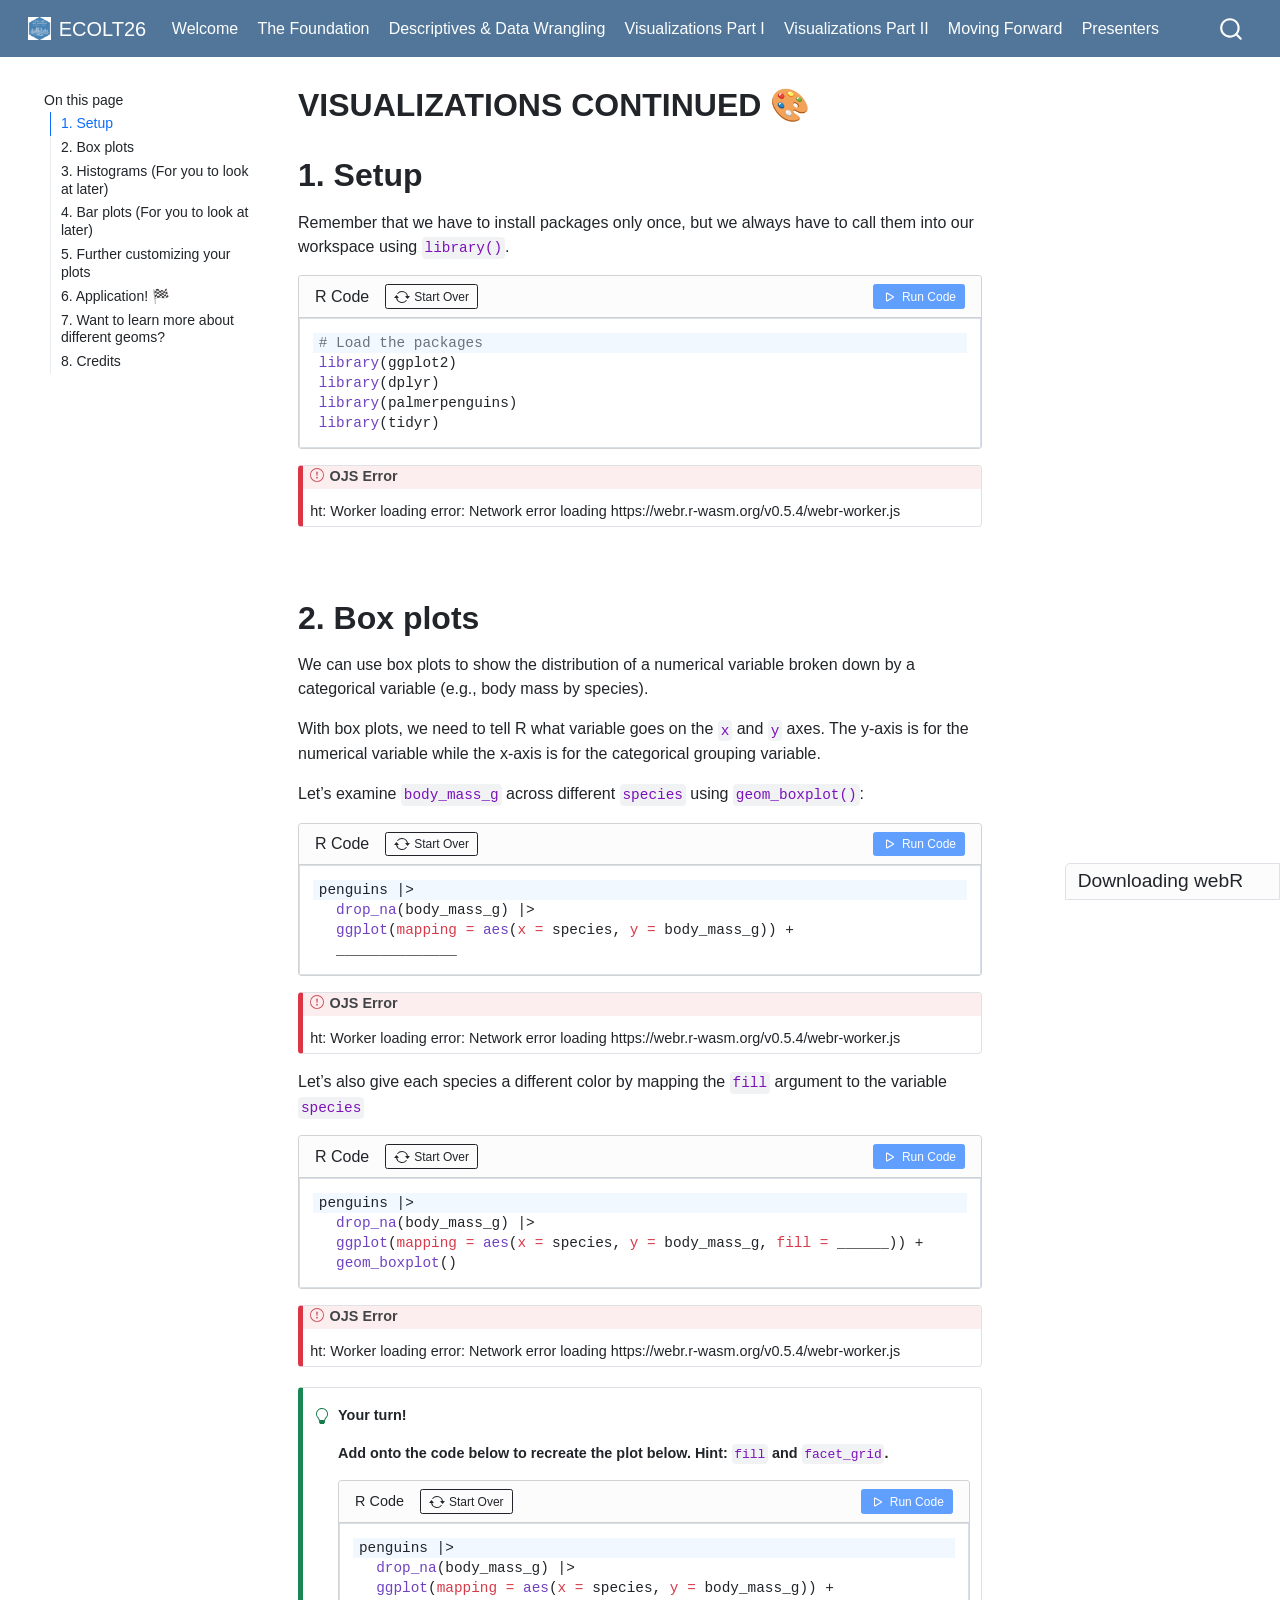
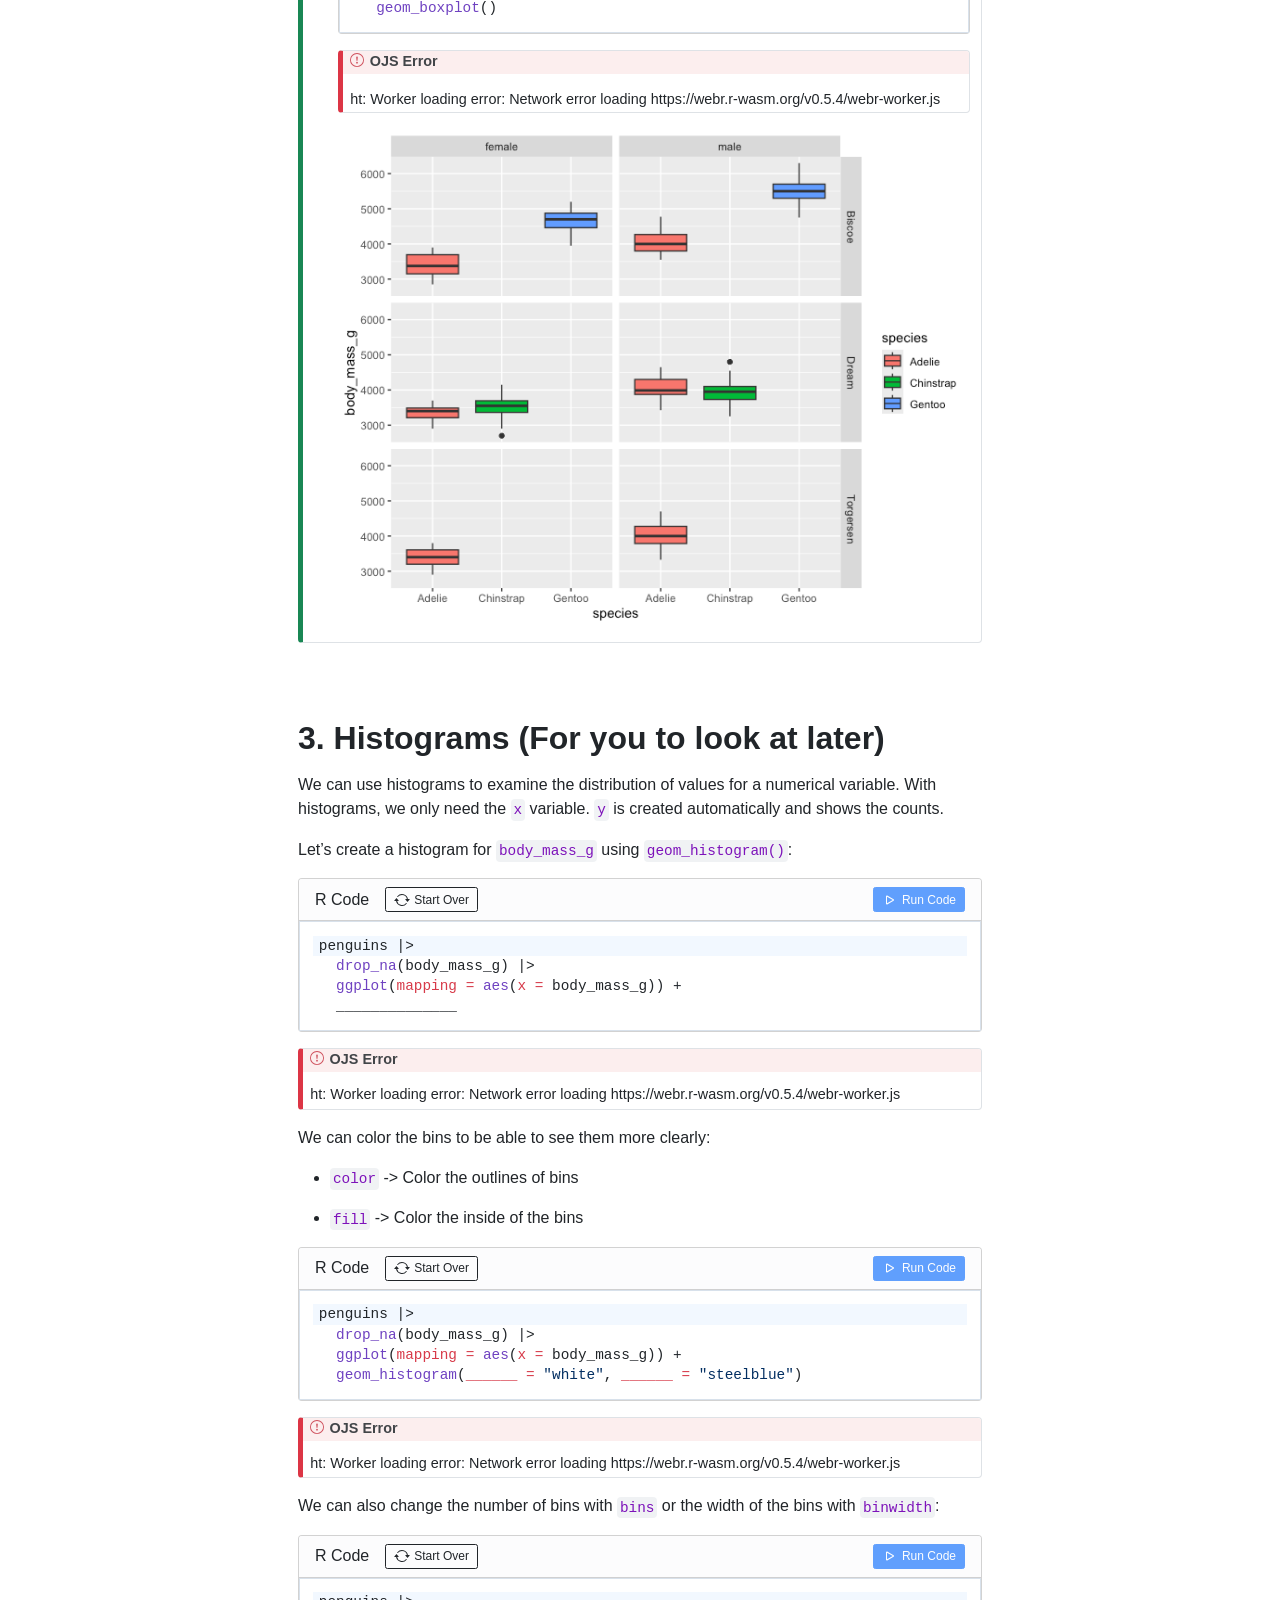
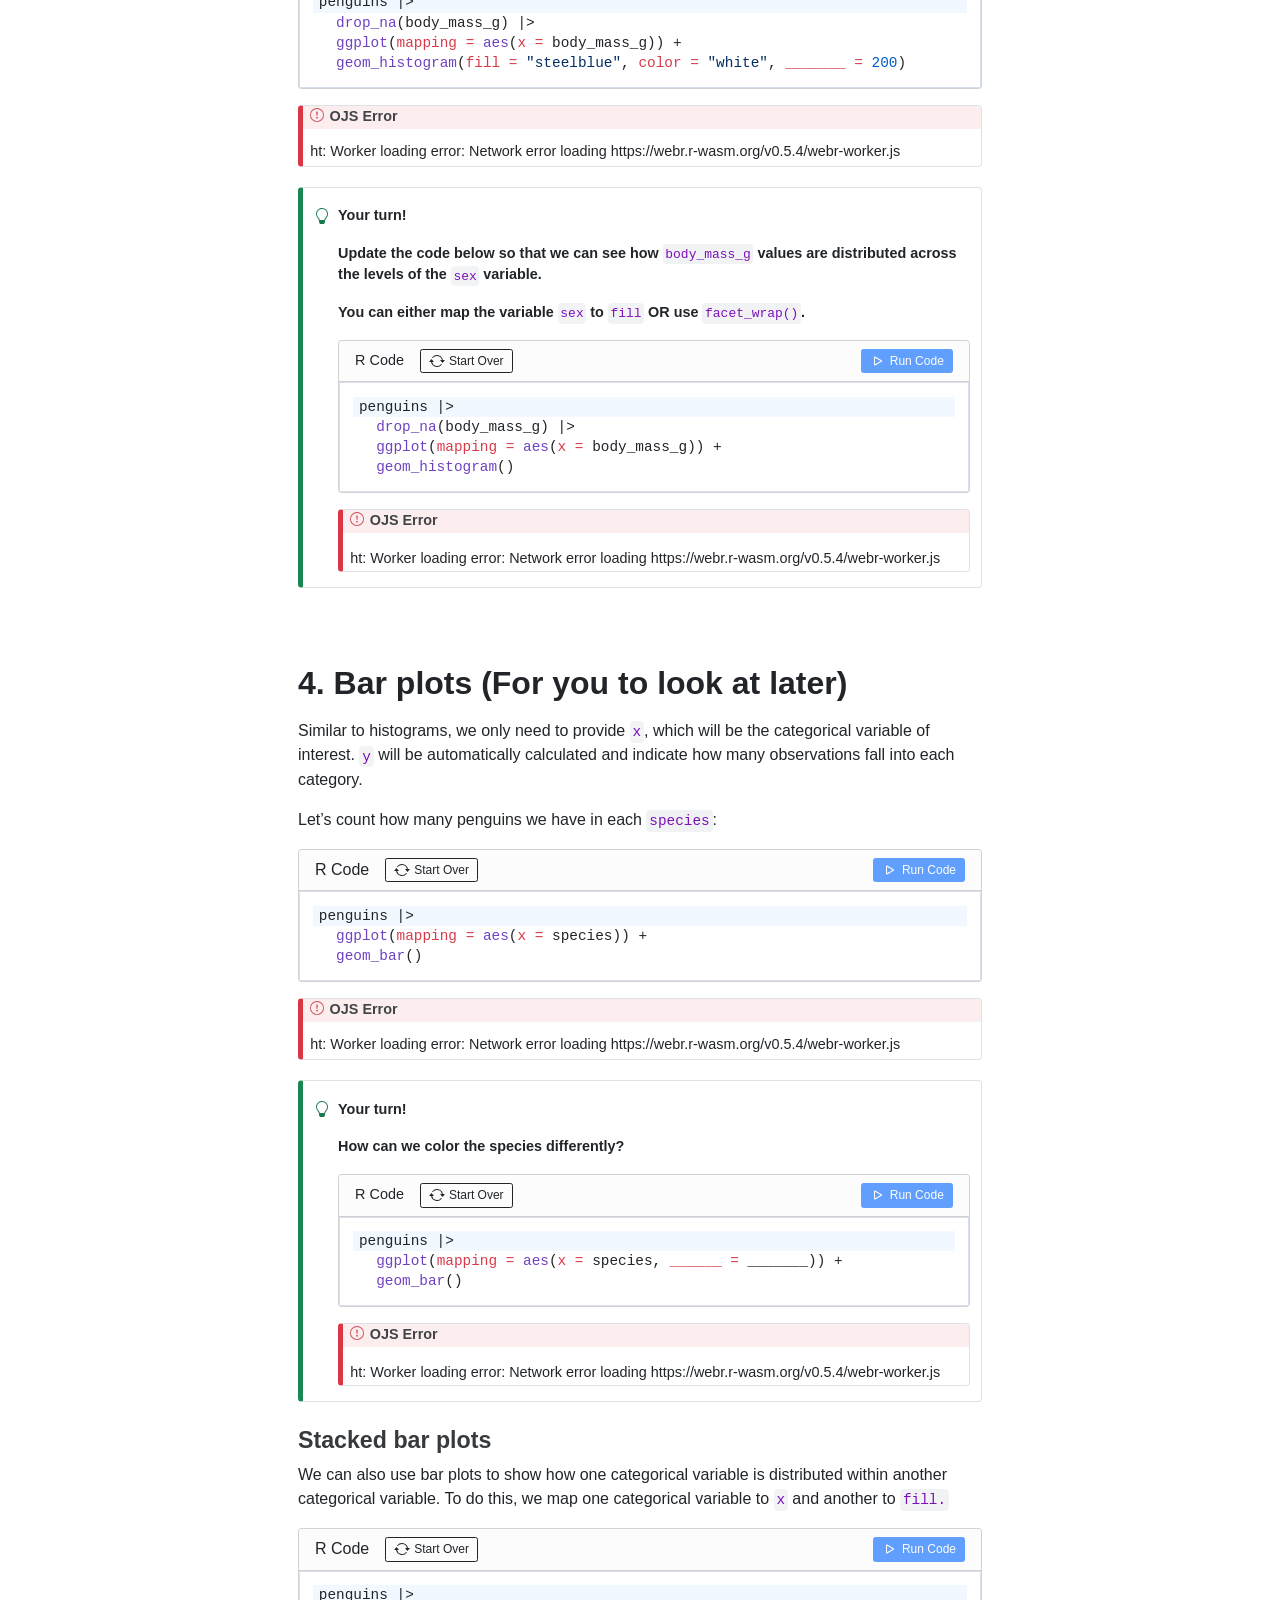
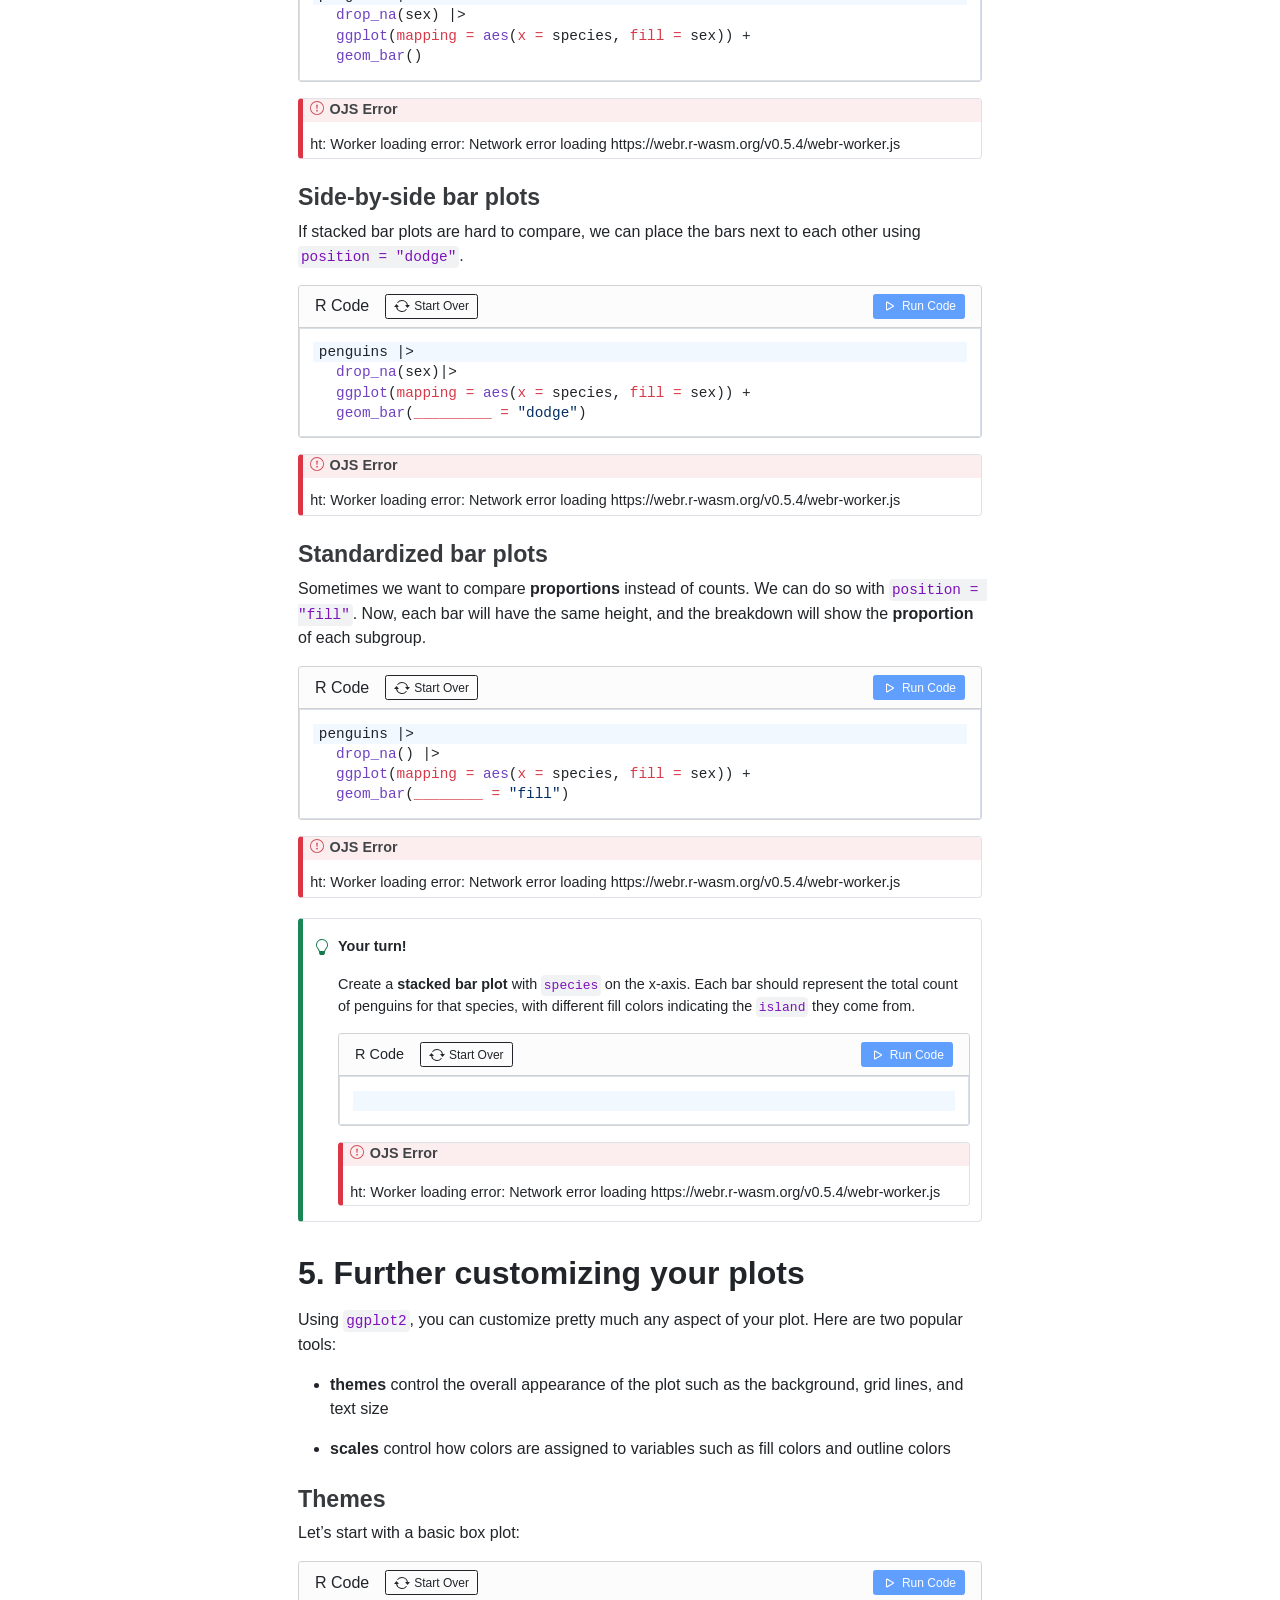
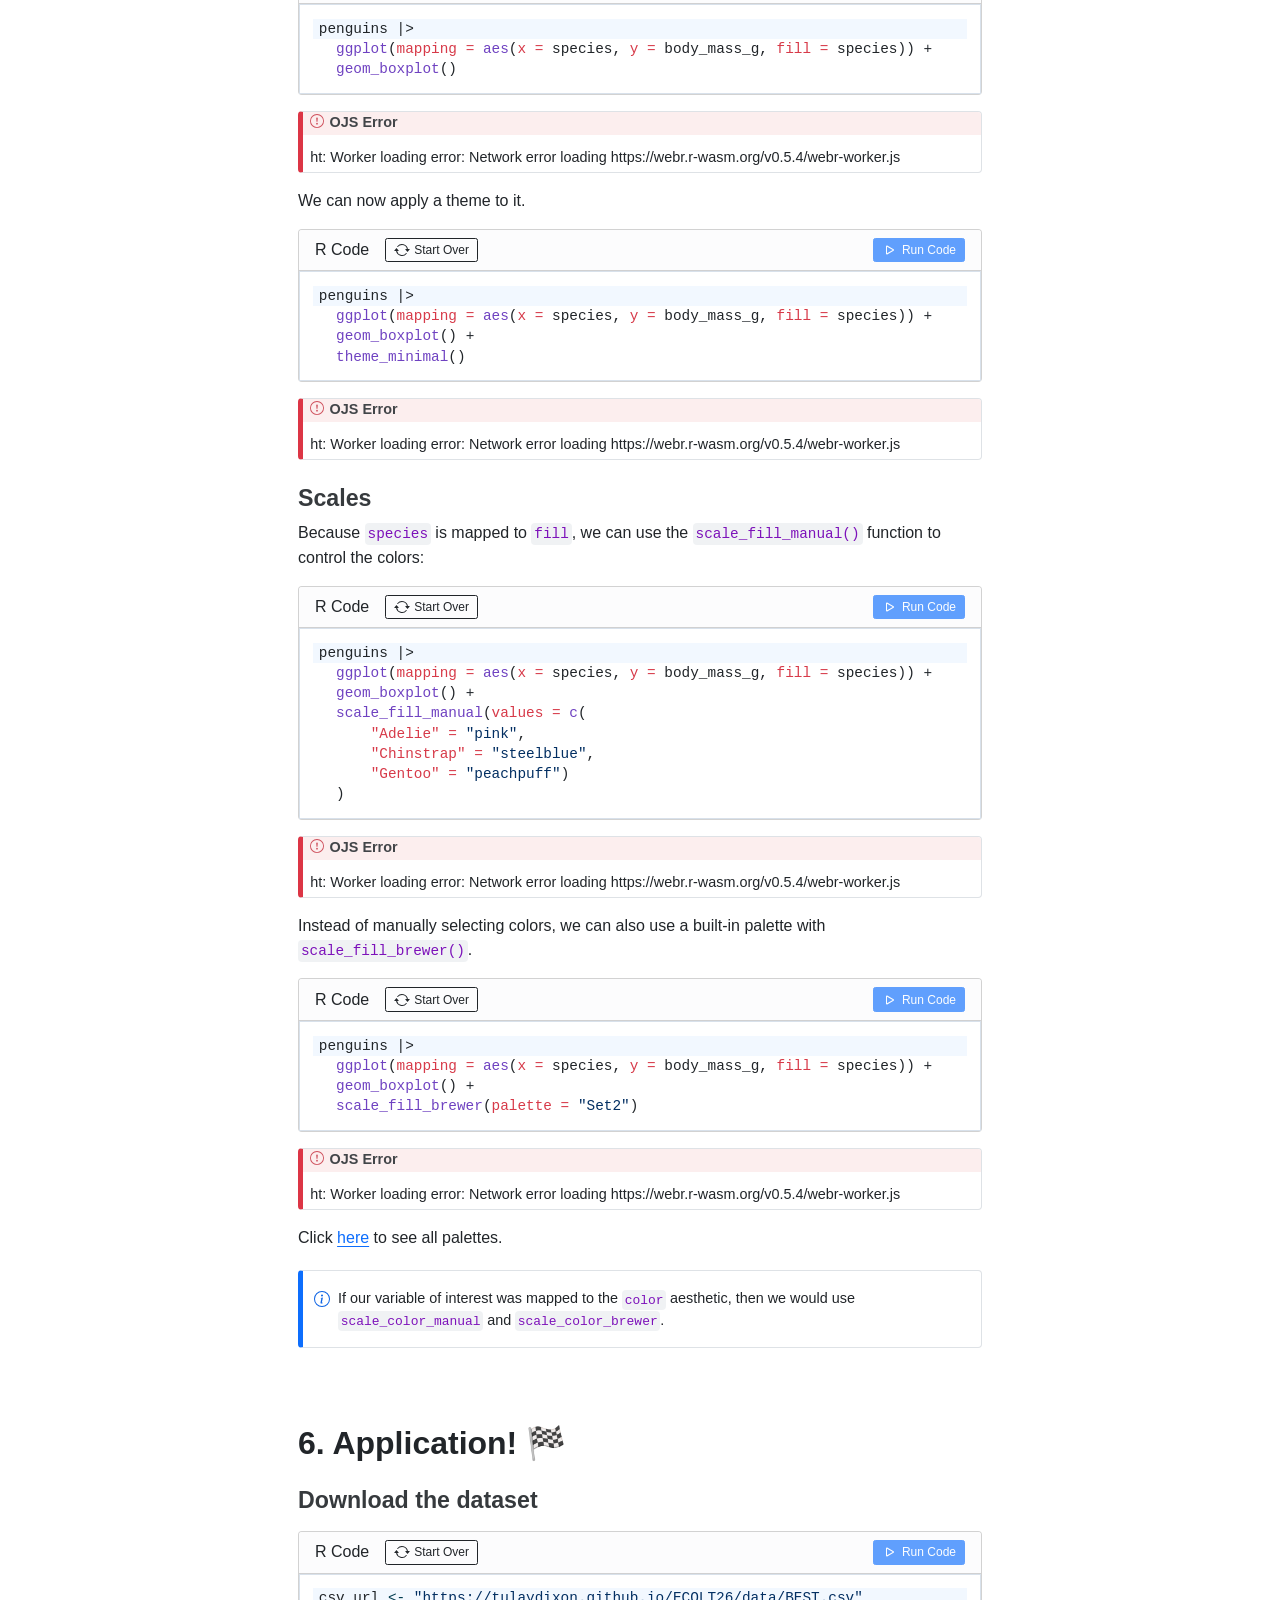
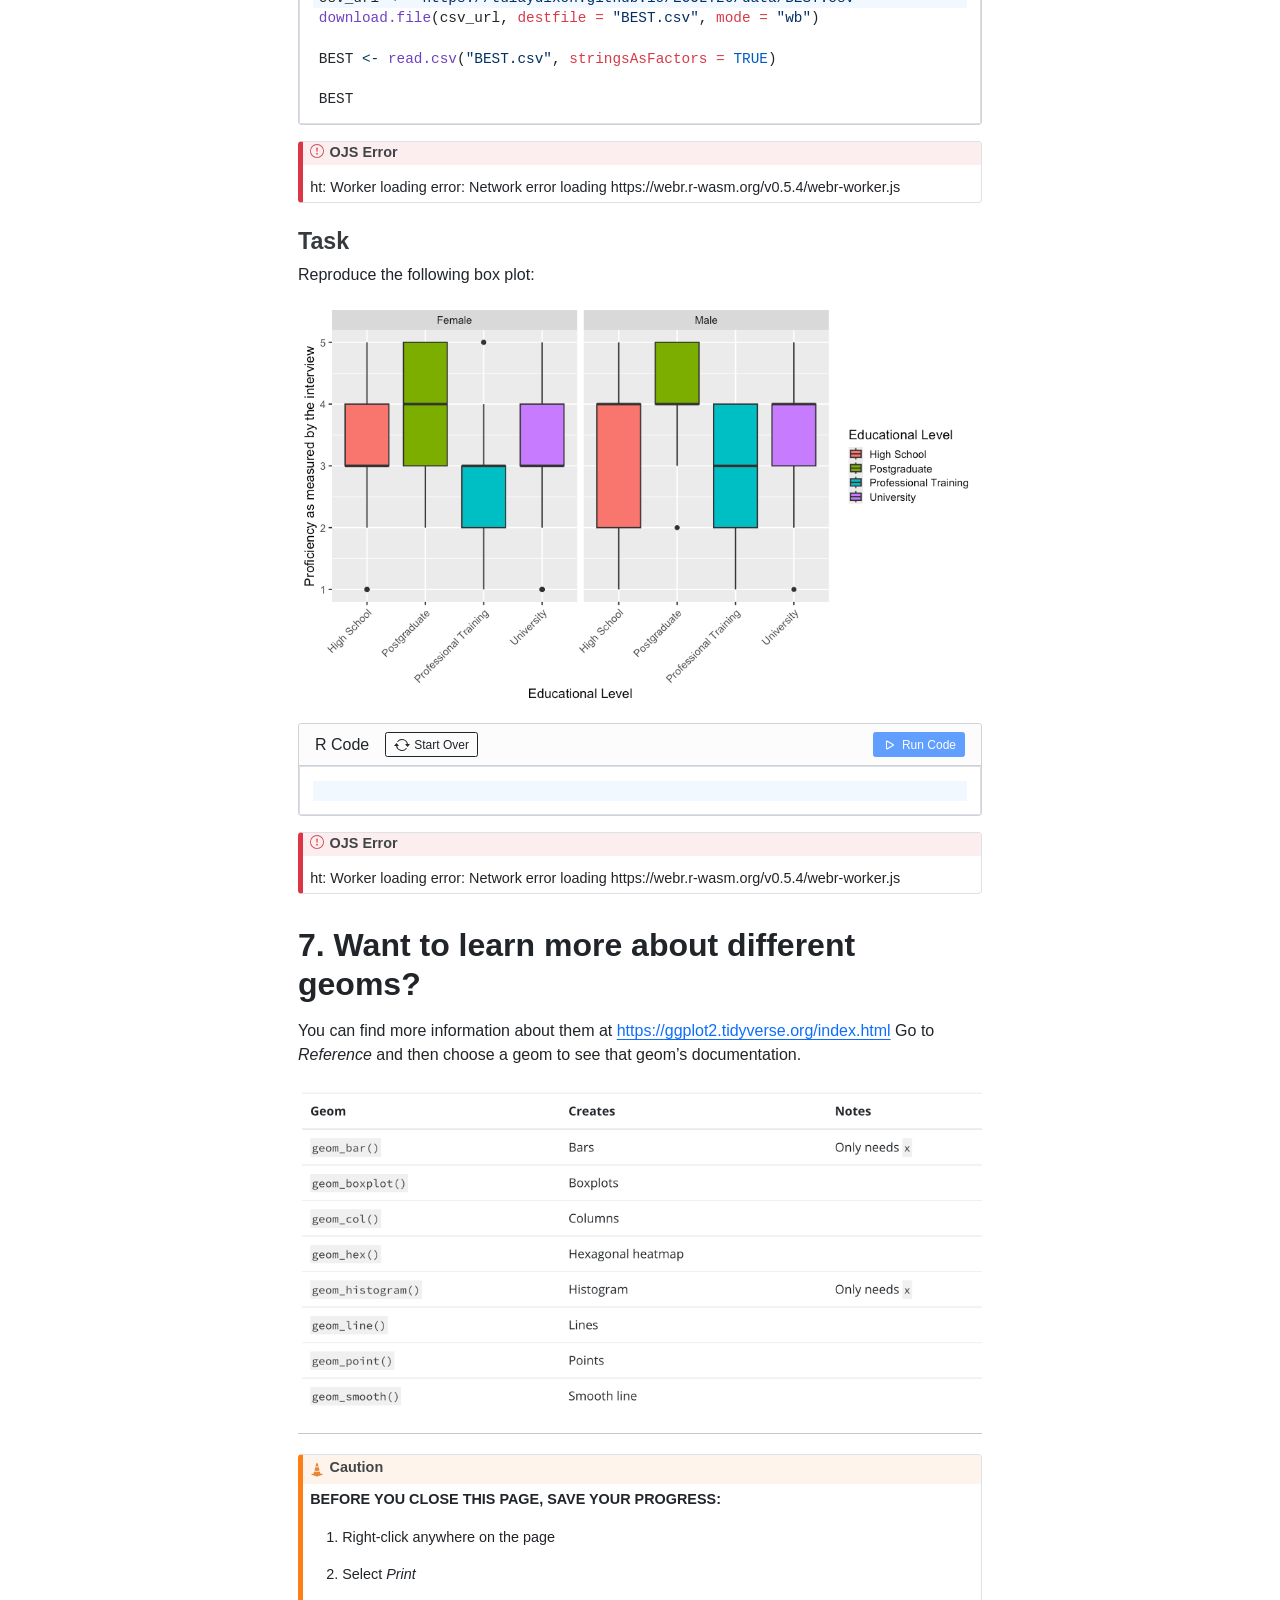
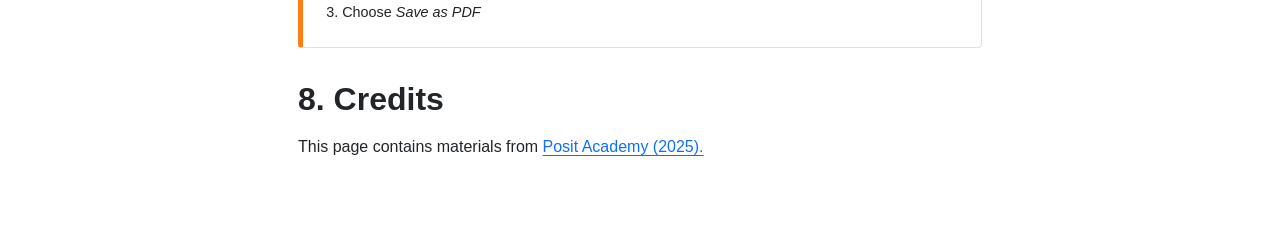
<file: VisualizationsII.html>
<!DOCTYPE html>
<html xmlns="http://www.w3.org/1999/xhtml" lang="en" xml:lang="en"><head>

<meta charset="utf-8">
<meta name="generator" content="quarto-1.10.18">

<meta name="viewport" content="width=device-width, initial-scale=1.0, user-scalable=yes">


<title>VISUALIZATIONS CONTINUED 🎨 – ECOLT26</title>
<style>
/* Default styles provided by pandoc.
** See https://pandoc.org/MANUAL.html#variables-for-html for config info.
*/
span.smallcaps{font-variant: small-caps;}
div.columns{display: flex; gap: 1.5em;}
div.column{flex: auto;}
@media screen {
div.columns{gap: min(4vw, 1.5em);}
div.column{overflow-x: auto;}
}
div.hanging-indent{margin-left: 1.5em; text-indent: -1.5em;}
ul.task-list{list-style: none;}
ul.task-list li input[type="checkbox"] {
  width: 0.8em;
  margin: 0 0.8em 0.2em -1em; /* quarto-specific, see https://github.com/quarto-dev/quarto-cli/issues/4556 */ 
  vertical-align: middle;
}
</style>


<script src="site_libs/quarto-nav/quarto-nav.js"></script>
<script src="site_libs/clipboard/clipboard.min.js"></script>
<script src="site_libs/quarto-search/autocomplete.umd.js"></script>
<script src="site_libs/quarto-search/fuse.min.js"></script>
<script src="site_libs/quarto-search/quarto-search.js"></script>
<meta name="quarto:offset" content="./">
<script src="site_libs/quarto-html/quarto.js" type="module"></script>
<script src="site_libs/quarto-html/tabsets/tabsets.js" type="module"></script>
<script src="site_libs/quarto-html/popper.min.js"></script>
<script src="site_libs/quarto-html/tippy.umd.min.js"></script>
<script src="site_libs/quarto-html/anchor.min.js"></script>
<link href="site_libs/quarto-html/tippy.css" rel="stylesheet">
<link href="site_libs/quarto-html/quarto-syntax-highlighting-bb62276ab45c84d9efd712f51ff97b5a.css" rel="stylesheet" id="quarto-text-highlighting-styles">
<script src="site_libs/bootstrap/bootstrap.min.js"></script>
<link href="site_libs/bootstrap/bootstrap-icons.css" rel="stylesheet">
<link href="site_libs/bootstrap/bootstrap-69fdad917402b2e7e6429e3b72de1c80.min.css" rel="stylesheet" append-hash="true" id="quarto-bootstrap" data-mode="light">
<script src="site_libs/quarto-contrib/live-runtime/live-runtime.js" type="module"></script>
<link href="site_libs/quarto-contrib/live-runtime/live-runtime.css" rel="stylesheet">
<script id="quarto-search-options" type="application/json">{
  "location": "navbar",
  "copy-button": false,
  "collapse-after": 3,
  "panel-placement": "end",
  "type": "overlay",
  "limit": 50,
  "keyboard-shortcut": [
    "f",
    "/",
    "s"
  ],
  "show-item-context": false,
  "language": {
    "search-no-results-text": "No results",
    "search-matching-documents-text": "matching documents",
    "search-copy-link-title": "Copy link to search",
    "search-hide-matches-text": "Hide additional matches",
    "search-more-match-text": "more match in this document",
    "search-more-matches-text": "more matches in this document",
    "search-clear-button-title": "Clear",
    "search-text-placeholder": "",
    "search-detached-cancel-button-title": "Cancel",
    "search-submit-button-title": "Submit",
    "search-label": "Search"
  }
}</script>
<style>html{ scroll-behavior: smooth; }</style>
<script type="module" src="site_libs/quarto-ojs/quarto-ojs-runtime.js"></script>
<link href="site_libs/quarto-ojs/quarto-ojs.css" rel="stylesheet">


<link rel="stylesheet" href="styles.css">
</head>

<body class="floating nav-fixed quarto-light">

<div id="quarto-search-results"></div>
  <header id="quarto-header" class="headroom fixed-top">
    <nav class="navbar navbar-expand-lg " data-bs-theme="dark">
      <div class="navbar-container container-fluid">
      <div class="navbar-brand-container mx-auto">
    <a href="./index.html" class="navbar-brand navbar-brand-logo">
    <img src="./Images/hex.png" alt="" class="navbar-logo light-content">
    <img src="./Images/hex.png" alt="" class="navbar-logo dark-content">
    </a>
    <a class="navbar-brand" href="./index.html">
    <span class="navbar-title">ECOLT26</span>
    </a>
  </div>
            <div id="quarto-search" class="" title="Search"></div>
          <button class="navbar-toggler" type="button" data-bs-toggle="collapse" data-bs-target="#navbarCollapse" aria-controls="navbarCollapse" role="menu" aria-expanded="false" aria-label="Toggle navigation" onclick="if (window.quartoToggleHeadroom) { window.quartoToggleHeadroom(); }">
  <span class="navbar-toggler-icon"></span>
</button>
          <div class="collapse navbar-collapse" id="navbarCollapse">
            <ul class="navbar-nav navbar-nav-scroll me-auto">
  <li class="nav-item">
    <a class="nav-link" href="./index.html"> 
<span class="menu-text">Welcome</span></a>
  </li>  
  <li class="nav-item">
    <a class="nav-link" href="./Basics.html"> 
<span class="menu-text">The Foundation</span></a>
  </li>  
  <li class="nav-item">
    <a class="nav-link" href="./Descriptives.html"> 
<span class="menu-text">Descriptives &amp; Data Wrangling</span></a>
  </li>  
  <li class="nav-item">
    <a class="nav-link" href="./VisualizationsI.html"> 
<span class="menu-text">Visualizations Part I</span></a>
  </li>  
  <li class="nav-item">
    <a class="nav-link active" href="./VisualizationsII.html" aria-current="page"> 
<span class="menu-text">Visualizations Part II</span></a>
  </li>  
  <li class="nav-item">
    <a class="nav-link" href="./MovingForward.html"> 
<span class="menu-text">Moving Forward</span></a>
  </li>  
  <li class="nav-item">
    <a class="nav-link" href="./about.html"> 
<span class="menu-text">Presenters</span></a>
  </li>  
</ul>
          </div> <!-- /navcollapse -->
            <div class="quarto-navbar-tools">
</div>
      </div> <!-- /container-fluid -->
    </nav>
</header>
<!-- content -->
<div id="quarto-content" class="quarto-container page-columns page-rows-contents page-layout-article page-navbar">
<!-- sidebar -->
  <nav id="quarto-sidebar" class="sidebar collapse collapse-horizontal quarto-sidebar-collapse-item sidebar-navigation floating overflow-auto">
    <nav id="TOC" role="doc-toc" class="toc-active">
    <h2 id="toc-title">On this page</h2>
   
  <ul>
  <li><a href="#setup" id="toc-setup" class="nav-link active" data-scroll-target="#setup">1. Setup</a></li>
  <li><a href="#box-plots" id="toc-box-plots" class="nav-link" data-scroll-target="#box-plots">2. Box plots</a></li>
  <li><a href="#histograms-for-you-to-look-at-later" id="toc-histograms-for-you-to-look-at-later" class="nav-link" data-scroll-target="#histograms-for-you-to-look-at-later">3. Histograms (For you to look at later)</a></li>
  <li><a href="#bar-plots-for-you-to-look-at-later" id="toc-bar-plots-for-you-to-look-at-later" class="nav-link" data-scroll-target="#bar-plots-for-you-to-look-at-later">4. Bar plots (For you to look at later)</a>
  <ul class="collapse">
  <li><a href="#stacked-bar-plots" id="toc-stacked-bar-plots" class="nav-link" data-scroll-target="#stacked-bar-plots">Stacked bar plots</a></li>
  <li><a href="#side-by-side-bar-plots" id="toc-side-by-side-bar-plots" class="nav-link" data-scroll-target="#side-by-side-bar-plots">Side-by-side bar plots</a></li>
  <li><a href="#standardized-bar-plots" id="toc-standardized-bar-plots" class="nav-link" data-scroll-target="#standardized-bar-plots">Standardized bar plots</a></li>
  </ul></li>
  <li><a href="#further-customizing-your-plots" id="toc-further-customizing-your-plots" class="nav-link" data-scroll-target="#further-customizing-your-plots">5. Further customizing your plots</a>
  <ul class="collapse">
  <li><a href="#themes" id="toc-themes" class="nav-link" data-scroll-target="#themes"><strong>Themes</strong></a></li>
  <li><a href="#scales" id="toc-scales" class="nav-link" data-scroll-target="#scales"><strong>Scales</strong></a></li>
  </ul></li>
  <li><a href="#application" id="toc-application" class="nav-link" data-scroll-target="#application">6. Application! 🏁</a>
  <ul class="collapse">
  <li><a href="#download-the-dataset" id="toc-download-the-dataset" class="nav-link" data-scroll-target="#download-the-dataset">Download the dataset</a></li>
  <li><a href="#task" id="toc-task" class="nav-link" data-scroll-target="#task"><strong>Task</strong></a></li>
  </ul></li>
  <li><a href="#want-to-learn-more-about-different-geoms" id="toc-want-to-learn-more-about-different-geoms" class="nav-link" data-scroll-target="#want-to-learn-more-about-different-geoms">7. Want to learn more about different geoms?</a></li>
  <li><a href="#credits" id="toc-credits" class="nav-link" data-scroll-target="#credits">8. Credits</a></li>
  </ul>
</nav>
</nav>
<div id="quarto-sidebar-glass" class="quarto-sidebar-collapse-item" data-bs-toggle="collapse" data-bs-target=".quarto-sidebar-collapse-item"></div>
<!-- margin-sidebar -->
    <div id="quarto-margin-sidebar" class="sidebar margin-sidebar zindex-bottom">
    </div>
<!-- main -->
<main class="content" id="quarto-document-content">

<header id="title-block-header" class="quarto-title-block default">
<div class="quarto-title">
<h1 class="title">VISUALIZATIONS CONTINUED 🎨</h1>
</div>



<div class="quarto-title-meta">

    
  
    
  </div>
  


</header>


<section id="setup" class="level1">
<h1>1. Setup</h1>
<p>Remember that we have to install packages only once, but we always have to call them into our workspace using <code>library()</code>.</p>
<div class="cell">
<div>
<div id="webr-1" class="exercise-cell">

</div>
<script type="webr-1-contents">
eyJhdHRyIjp7ImVkaXQiOnRydWUsImV2YWwiOnRydWV9LCJjb2RlIjoiIyBMb2FkIHRoZSBwYWNrYWdlc1xubGlicmFyeShnZ3Bsb3QyKSBcbmxpYnJhcnkoZHBseXIpXG5saWJyYXJ5KHBhbG1lcnBlbmd1aW5zKVxubGlicmFyeSh0aWR5cikifQ==
</script>
</div>
</div>
<p><br></p>
</section>
<section id="box-plots" class="level1">
<h1>2. Box plots</h1>
<p>We can use box plots to show the distribution of a numerical variable broken down by a categorical variable (e.g., body mass by species).</p>
<p>With box plots, we need to tell R what variable goes on the <code>x</code> and <code>y</code> axes. The y-axis is for the numerical variable while the x-axis is for the categorical grouping variable.</p>
<p>Let’s examine <code>body_mass_g</code> across different <code>species</code> using <code>geom_boxplot()</code>:</p>
<div class="cell">
<div>
<div id="webr-2" class="exercise-cell">

</div>
<script type="webr-2-contents">
[base64]
</script>
</div>
</div>
<p>Let’s also give each species a different color by mapping the <code>fill</code> argument to the variable <code>species</code></p>
<div class="cell">
<div>
<div id="webr-3" class="exercise-cell">

</div>
<script type="webr-3-contents">
[base64]
</script>
</div>
</div>
<div class="callout callout-style-simple callout-tip">
<div class="callout-body d-flex">
<div class="callout-icon-container">
<i class="callout-icon"></i>
</div>
<div class="callout-body-container">
<p><strong>Your turn!</strong></p>
<p><strong>Add onto the code below to recreate the plot below. Hint: <code>fill</code> and <code>facet_grid</code>.</strong></p>
<div class="cell">
<div>
<div id="webr-4" class="exercise-cell">

</div>
<script type="webr-4-contents">
[base64]
</script>
</div>
</div>
<p><img src="Images/recreation_boxplot.png" class="img-fluid"></p>
</div>
</div>
</div>
<p><br></p>
</section>
<section id="histograms-for-you-to-look-at-later" class="level1">
<h1>3. Histograms (For you to look at later)</h1>
<p>We can use histograms to examine the distribution of values for a numerical variable. With histograms, we only need the <code>x</code> variable. <strong><code>y</code></strong> is created automatically and shows the counts.</p>
<p>Let’s create a histogram for <code>body_mass_g</code> using <code>geom_histogram()</code>:</p>
<div class="cell">
<div>
<div id="webr-5" class="exercise-cell">

</div>
<script type="webr-5-contents">
eyJhdHRyIjp7ImVkaXQiOnRydWUsImV2YWwiOnRydWV9LCJjb2RlIjoicGVuZ3VpbnMgfD4gXG4gIGRyb3BfbmEoYm9keV9tYXNzX2cpIHw+XG4gIGdncGxvdChtYXBwaW5nID0gYWVzKHggPSBib2R5X21hc3NfZykpICtcbiAgX19fX19fX19fX19fX18ifQ==
</script>
</div>
</div>
<p>We can color the bins to be able to see them more clearly:</p>
<ul>
<li><p><code>color</code> -&gt; Color the outlines of bins</p></li>
<li><p><code>fill</code> -&gt; Color the inside of the bins</p></li>
</ul>
<div class="cell">
<div>
<div id="webr-6" class="exercise-cell">

</div>
<script type="webr-6-contents">
[base64]
</script>
</div>
</div>
<p>We can also change the number of bins with <code>bins</code> or the width of the bins with <code>binwidth</code>:</p>
<div class="cell">
<div>
<div id="webr-7" class="exercise-cell">

</div>
<script type="webr-7-contents">
[base64]
</script>
</div>
</div>
<div class="callout callout-style-simple callout-tip">
<div class="callout-body d-flex">
<div class="callout-icon-container">
<i class="callout-icon"></i>
</div>
<div class="callout-body-container">
<p><strong>Your turn!</strong></p>
<p><strong>Update the code below so that we can see how <code>body_mass_g</code> values are distributed across the levels of the <code>sex</code> variable.</strong></p>
<p><strong>You can either map the variable <code>sex</code> to <code>fill</code> OR use <code>facet_wrap()</code>.</strong></p>
<div class="cell">
<div>
<div id="webr-8" class="exercise-cell">

</div>
<script type="webr-8-contents">
eyJhdHRyIjp7ImVkaXQiOnRydWUsImV2YWwiOnRydWV9LCJjb2RlIjoicGVuZ3VpbnMgfD4gXG4gIGRyb3BfbmEoYm9keV9tYXNzX2cpIHw+XG4gIGdncGxvdChtYXBwaW5nID0gYWVzKHggPSBib2R5X21hc3NfZykpICtcbiAgZ2VvbV9oaXN0b2dyYW0oKSJ9
</script>
</div>
</div>
</div>
</div>
</div>
<p><br></p>
</section>
<section id="bar-plots-for-you-to-look-at-later" class="level1">
<h1>4. Bar plots (For you to look at later)</h1>
<p>Similar to histograms, we only need to provide <code>x</code>, which will be the categorical variable of interest. <code>y</code> will be automatically calculated and indicate how many observations fall into each category.</p>
<p>Let’s count how many penguins we have in each <code>species</code>:</p>
<div class="cell">
<div>
<div id="webr-9" class="exercise-cell">

</div>
<script type="webr-9-contents">
eyJhdHRyIjp7ImVkaXQiOnRydWUsImV2YWwiOnRydWV9LCJjb2RlIjoicGVuZ3VpbnMgfD4gXG4gIGdncGxvdChtYXBwaW5nID0gYWVzKHggPSBzcGVjaWVzKSkgK1xuICBnZW9tX2JhcigpIn0=
</script>
</div>
</div>
<div class="callout callout-style-simple callout-tip">
<div class="callout-body d-flex">
<div class="callout-icon-container">
<i class="callout-icon"></i>
</div>
<div class="callout-body-container">
<p><strong>Your turn!</strong></p>
<p><strong>How can we color the species differently?</strong></p>
<div class="cell">
<div>
<div id="webr-10" class="exercise-cell">

</div>
<script type="webr-10-contents">
eyJhdHRyIjp7ImVkaXQiOnRydWUsImV2YWwiOnRydWV9LCJjb2RlIjoicGVuZ3VpbnMgfD4gXG4gIGdncGxvdChtYXBwaW5nID0gYWVzKHggPSBzcGVjaWVzLCBfX19fX18gPSBfX19fX19fKSkgK1xuICBnZW9tX2JhcigpIn0=
</script>
</div>
</div>
</div>
</div>
</div>
<section id="stacked-bar-plots" class="level3">
<h3 class="anchored" data-anchor-id="stacked-bar-plots">Stacked bar plots</h3>
<p>We can also use bar plots to show how one categorical variable is distributed within another categorical variable. To do this, we map one categorical variable to <strong><code>x</code></strong> and another to <strong><code>fill.</code></strong></p>
<div class="cell">
<div>
<div id="webr-11" class="exercise-cell">

</div>
<script type="webr-11-contents">
eyJhdHRyIjp7ImVkaXQiOnRydWUsImV2YWwiOnRydWV9LCJjb2RlIjoicGVuZ3VpbnMgfD4gXG4gIGRyb3BfbmEoc2V4KSB8PlxuICBnZ3Bsb3QobWFwcGluZyA9IGFlcyh4ID0gc3BlY2llcywgZmlsbCA9IHNleCkpICtcbiAgZ2VvbV9iYXIoKSJ9
</script>
</div>
</div>
</section>
<section id="side-by-side-bar-plots" class="level3">
<h3 class="anchored" data-anchor-id="side-by-side-bar-plots">Side-by-side bar plots</h3>
<p>If stacked bar plots are hard to compare, we can place the bars next to each other using <strong><code>position = "dodge"</code></strong>.</p>
<div class="cell">
<div>
<div id="webr-12" class="exercise-cell">

</div>
<script type="webr-12-contents">
[base64]
</script>
</div>
</div>
</section>
<section id="standardized-bar-plots" class="level3">
<h3 class="anchored" data-anchor-id="standardized-bar-plots">Standardized bar plots</h3>
<p>Sometimes we want to compare <strong>proportions</strong> instead of counts. We can do so with <strong><code>position = "fill"</code></strong>. Now, each bar will have the same height, and the breakdown will show the <strong>proportion</strong> of each subgroup.</p>
<div class="cell">
<div>
<div id="webr-13" class="exercise-cell">

</div>
<script type="webr-13-contents">
[base64]
</script>
</div>
</div>
<div class="callout callout-style-simple callout-tip">
<div class="callout-body d-flex">
<div class="callout-icon-container">
<i class="callout-icon"></i>
</div>
<div class="callout-body-container">
<p><strong>Your turn!</strong></p>
<p>Create a <strong>stacked bar plot</strong> with <code>species</code> on the x-axis. Each bar should represent the total count of penguins for that species, with different fill colors indicating the <code>island</code> they come from.</p>
<div class="cell">
<div>
<div id="webr-14" class="exercise-cell">

</div>
<script type="webr-14-contents">
eyJhdHRyIjp7ImVkaXQiOnRydWUsImV2YWwiOnRydWV9LCJjb2RlIjoiIn0=
</script>
</div>
</div>
</div>
</div>
</div>
</section>
</section>
<section id="further-customizing-your-plots" class="level1">
<h1>5. Further customizing your plots</h1>
<p>Using <code>ggplot2</code>, you can customize pretty much any aspect of your plot. Here are two popular tools:</p>
<ul>
<li><p><strong>themes</strong> control the overall appearance of the plot such as the background, grid lines, and text size</p></li>
<li><p><strong>scales</strong> control how colors are assigned to variables such as fill colors and outline colors</p></li>
</ul>
<section id="themes" class="level3">
<h3 class="anchored" data-anchor-id="themes"><strong>Themes</strong></h3>
<p>Let’s start with a basic box plot:</p>
<div class="cell">
<div>
<div id="webr-15" class="exercise-cell">

</div>
<script type="webr-15-contents">
eyJhdHRyIjp7ImVkaXQiOnRydWUsImV2YWwiOnRydWV9LCJjb2RlIjoicGVuZ3VpbnMgfD4gXG4gIGdncGxvdChtYXBwaW5nID0gYWVzKHggPSBzcGVjaWVzLCB5ID0gYm9keV9tYXNzX2csIGZpbGwgPSBzcGVjaWVzKSkgK1xuICBnZW9tX2JveHBsb3QoKSJ9
</script>
</div>
</div>
<p>We can now apply a theme to it.</p>
<div class="cell">
<div>
<div id="webr-16" class="exercise-cell">

</div>
<script type="webr-16-contents">
[base64]
</script>
</div>
</div>
</section>
<section id="scales" class="level3">
<h3 class="anchored" data-anchor-id="scales"><strong>Scales</strong></h3>
<p>Because <code>species</code> is mapped to <strong><code>fill</code></strong>, we can use the <strong><code>scale_fill_manual()</code></strong> function to control the colors:</p>
<div class="cell">
<div>
<div id="webr-17" class="exercise-cell">

</div>
<script type="webr-17-contents">
[base64]
</script>
</div>
</div>
<p>Instead of manually selecting colors, we can also use a built-in palette with <code>scale_fill_brewer()</code>.</p>
<div class="cell">
<div>
<div id="webr-18" class="exercise-cell">

</div>
<script type="webr-18-contents">
[base64]
</script>
</div>
</div>
<p>Click <a href="https://r-graph-gallery.com/38-rcolorbrewers-palettes.html">here</a> to see all palettes.</p>
<div class="callout callout-style-simple callout-note">
<div class="callout-body d-flex">
<div class="callout-icon-container">
<i class="callout-icon"></i>
</div>
<div class="callout-body-container">
<p>If our variable of interest was mapped to the <code>color</code> aesthetic, then we would use <code>scale_color_manual</code> and <code>scale_color_brewer</code>.</p>
</div>
</div>
</div>
<p><br></p>
</section>
</section>
<section id="application" class="level1">
<h1>6. Application! 🏁</h1>
<section id="download-the-dataset" class="level3">
<h3 class="anchored" data-anchor-id="download-the-dataset">Download the dataset</h3>
<div class="cell" data-context="setup">
<div>
<div id="webr-19" class="exercise-cell">

</div>
<script type="webr-19-contents">
[base64]
</script>
</div>
</div>
</section>
<section id="task" class="level3">
<h3 class="anchored" data-anchor-id="task"><strong>Task</strong></h3>
<p>Reproduce the following box plot:</p>
<p><img src="Images/boxplot.png" class="img-fluid"></p>
<div class="cell">
<div>
<div id="webr-20" class="exercise-cell">

</div>
<script type="webr-20-contents">
eyJhdHRyIjp7ImVkaXQiOnRydWUsImV2YWwiOnRydWV9LCJjb2RlIjoiIn0=
</script>
</div>
</div>
</section>
</section>
<section id="want-to-learn-more-about-different-geoms" class="level1">
<h1>7. Want to learn more about different geoms?</h1>
<p>You can find more information about them at <a href="https://ggplot2.tidyverse.org/index.html" class="uri">https://ggplot2.tidyverse.org/index.html</a> Go to <em>Reference</em> and then choose a geom to see that geom’s documentation.</p>
<p><img src="Images/geoms.png" class="img-fluid"></p>
<hr>
<div class="callout callout-style-default callout-caution callout-titled">
<div class="callout-header d-flex align-content-center">
<div class="callout-icon-container">
<i class="callout-icon"></i>
</div>
<div class="callout-title-container flex-fill">
Caution
</div>
</div>
<div class="callout-body-container callout-body">
<p><strong>BEFORE YOU CLOSE THIS PAGE, SAVE YOUR PROGRESS:</strong></p>
<ol type="1">
<li><p>Right-click anywhere on the page</p></li>
<li><p>Select <em>Print</em></p></li>
<li><p>Choose <em>Save as PDF</em></p></li>
</ol>
</div>
</div>
</section>
<section id="credits" class="level1">
<h1>8. Credits</h1>
<p>This page contains materials from <a href="https://posit.co/products/enterprise/academy/">Posit Academy (2025).</a></p>


<script type="webr-data">
[base64]
</script>
<script type="ojs-module-contents">
[base64]
</script>
<div id="exercise-loading-indicator" class="exercise-loading-indicator d-none d-flex align-items-center gap-2">
<div id="exercise-loading-status" class="d-flex gap-2">

</div>
<div class="spinner-grow spinner-grow-sm">

</div>
</div>
<script type="vfs-file">
WyJkYXRhL0JFU1QuY3N2Il0=
</script>
</section>

</main> <!-- /main -->
<script type="ojs-module-contents">
eyJjb250ZW50cyI6W119
</script>
<script type="module">
if (window.location.protocol === "file:") { alert("The OJS runtime does not work with file:// URLs. Please use a web server to view this document."); }
window._ojs.paths.runtimeToDoc = "../..";
window._ojs.paths.runtimeToRoot = "../..";
window._ojs.paths.docToRoot = "";
window._ojs.selfContained = false;
window._ojs.runtime.interpretFromScriptTags();
</script>
<script id="quarto-html-after-body" type="application/javascript">
  window.document.addEventListener("DOMContentLoaded", function (event) {
    const icon = "";
    const anchorJS = new window.AnchorJS();
    anchorJS.options = {
      placement: 'right',
      icon: icon
    };
    anchorJS.add('.anchored');
    const isCodeAnnotation = (el) => {
      for (const clz of el.classList) {
        if (clz.startsWith('code-annotation-')) {                     
          return true;
        }
      }
      return false;
    }
    const onCopySuccess = function(e) {
      // button target
      const button = e.trigger;
      // don't keep focus
      button.blur();
      // flash "checked"
      button.classList.add('code-copy-button-checked');
      var currentTitle = button.getAttribute("title");
      button.setAttribute("title", "Copied!");
      let tooltip;
      if (window.bootstrap) {
        button.setAttribute("data-bs-toggle", "tooltip");
        button.setAttribute("data-bs-placement", "left");
        button.setAttribute("data-bs-title", "Copied!");
        tooltip = new bootstrap.Tooltip(button, 
          { trigger: "manual", 
            customClass: "code-copy-button-tooltip",
            offset: [0, -8]});
        tooltip.show();    
      }
      setTimeout(function() {
        if (tooltip) {
          tooltip.hide();
          button.removeAttribute("data-bs-title");
          button.removeAttribute("data-bs-toggle");
          button.removeAttribute("data-bs-placement");
        }
        button.setAttribute("title", currentTitle);
        button.classList.remove('code-copy-button-checked');
      }, 1000);
      // clear code selection
      e.clearSelection();
    }
    const getTextToCopy = function(trigger) {
      const outerScaffold = trigger.parentElement.cloneNode(true);
      const codeEl = outerScaffold.querySelector('code');
      for (const childEl of codeEl.children) {
        if (isCodeAnnotation(childEl)) {
          childEl.remove();
        }
      }
      return codeEl.innerText;
    }
    const clipboard = new window.ClipboardJS('.code-copy-button:not([data-in-quarto-modal])', {
      text: getTextToCopy
    });
    clipboard.on('success', onCopySuccess);
    if (window.document.getElementById('quarto-embedded-source-code-modal')) {
      const clipboardModal = new window.ClipboardJS('.code-copy-button[data-in-quarto-modal]', {
        text: getTextToCopy,
        container: window.document.getElementById('quarto-embedded-source-code-modal')
      });
      clipboardModal.on('success', onCopySuccess);
    }
      var localhostRegex = new RegExp(/^(?:http|https):\/\/localhost\:?[0-9]*\//);
      var mailtoRegex = new RegExp(/^mailto:/);
        var filterRegex = new RegExp("https:\/\/tulaydixon\.github\.io\/ECOLT26\/");
      var isInternal = (href) => {
          return filterRegex.test(href) || localhostRegex.test(href) || mailtoRegex.test(href);
      }
      // Inspect non-navigation links and adorn them if external
     var links = window.document.querySelectorAll('a[href]:not(.nav-link):not(.navbar-brand):not(.toc-action):not(.sidebar-link):not(.sidebar-item-toggle):not(.pagination-link):not(.no-external):not([aria-hidden]):not(.dropdown-item):not(.quarto-navigation-tool):not(.about-link)');
      for (var i=0; i<links.length; i++) {
        const link = links[i];
        if (!isInternal(link.href)) {
          // undo the damage that might have been done by quarto-nav.js in the case of
          // links that we want to consider external
          if (link.dataset.originalHref !== undefined) {
            link.href = link.dataset.originalHref;
          }
        }
      }
    function tippyHover(el, contentFn, onTriggerFn, onUntriggerFn) {
      const config = {
        allowHTML: true,
        maxWidth: 500,
        delay: 100,
        arrow: false,
        appendTo: function(el) {
            return el.parentElement;
        },
        interactive: true,
        interactiveBorder: 10,
        theme: 'quarto',
        placement: 'bottom-start',
      };
      if (contentFn) {
        config.content = contentFn;
      }
      if (onTriggerFn) {
        config.onTrigger = onTriggerFn;
      }
      if (onUntriggerFn) {
        config.onUntrigger = onUntriggerFn;
      }
      window.tippy(el, config); 
    }
    const noterefs = window.document.querySelectorAll('a[role="doc-noteref"]');
    for (var i=0; i<noterefs.length; i++) {
      const ref = noterefs[i];
      tippyHover(ref, function() {
        // use id or data attribute instead here
        let href = ref.getAttribute('data-footnote-href') || ref.getAttribute('href');
        try { href = new URL(href).hash; } catch {}
        const id = href.replace(/^#\/?/, "");
        const note = window.document.getElementById(id);
        if (note) {
          return note.innerHTML;
        } else {
          return "";
        }
      });
    }
    const xrefs = window.document.querySelectorAll('a.quarto-xref');
    const processXRef = (id, note) => {
      // Strip column container classes
      const stripColumnClz = (el) => {
        el.classList.remove("page-full", "page-columns");
        if (el.children) {
          for (const child of el.children) {
            stripColumnClz(child);
          }
        }
      }
      stripColumnClz(note)
      if (id === null || id.startsWith('sec-')) {
        // Special case sections, only their first couple elements
        const container = document.createElement("div");
        if (note.children && note.children.length > 2) {
          container.appendChild(note.children[0].cloneNode(true));
          for (let i = 1; i < note.children.length; i++) {
            const child = note.children[i];
            if (child.tagName === "P" && child.innerText === "") {
              continue;
            } else {
              container.appendChild(child.cloneNode(true));
              break;
            }
          }
          if (window.Quarto?.typesetMath) {
            window.Quarto.typesetMath(container);
          }
          return container.innerHTML
        } else {
          if (window.Quarto?.typesetMath) {
            window.Quarto.typesetMath(note);
          }
          return note.innerHTML;
        }
      } else {
        // Remove any anchor links if they are present
        const anchorLink = note.querySelector('a.anchorjs-link');
        if (anchorLink) {
          anchorLink.remove();
        }
        if (window.Quarto?.typesetMath) {
          window.Quarto.typesetMath(note);
        }
        if (note.classList.contains("callout")) {
          return note.outerHTML;
        } else {
          return note.innerHTML;
        }
      }
    }
    for (var i=0; i<xrefs.length; i++) {
      const xref = xrefs[i];
      tippyHover(xref, undefined, function(instance) {
        instance.disable();
        let url = xref.getAttribute('href');
        let hash = undefined; 
        if (url.startsWith('#')) {
          hash = url;
        } else {
          try { hash = new URL(url).hash; } catch {}
        }
        if (hash) {
          const id = hash.replace(/^#\/?/, "");
          const note = window.document.getElementById(id);
          if (note !== null) {
            try {
              const html = processXRef(id, note.cloneNode(true));
              instance.setContent(html);
            } finally {
              instance.enable();
              instance.show();
            }
          } else {
            // See if we can fetch this
            fetch(url.split('#')[0])
            .then(res => res.text())
            .then(html => {
              const parser = new DOMParser();
              const htmlDoc = parser.parseFromString(html, "text/html");
              const note = htmlDoc.getElementById(id);
              if (note !== null) {
                const html = processXRef(id, note);
                instance.setContent(html);
              } 
            }).finally(() => {
              instance.enable();
              instance.show();
            });
          }
        } else {
          // See if we can fetch a full url (with no hash to target)
          // This is a special case and we should probably do some content thinning / targeting
          fetch(url)
          .then(res => res.text())
          .then(html => {
            const parser = new DOMParser();
            const htmlDoc = parser.parseFromString(html, "text/html");
            const note = htmlDoc.querySelector('main.content');
            if (note !== null) {
              // This should only happen for chapter cross references
              // (since there is no id in the URL)
              // remove the first header
              if (note.children.length > 0 && note.children[0].tagName === "HEADER") {
                note.children[0].remove();
              }
              const html = processXRef(null, note);
              instance.setContent(html);
            } 
          }).finally(() => {
            instance.enable();
            instance.show();
          });
        }
      }, function(instance) {
      });
    }
        let selectedAnnoteEl;
        const selectorForAnnotation = ( cell, annotation) => {
          let cellAttr = 'data-code-cell="' + cell + '"';
          let lineAttr = 'data-code-annotation="' +  annotation + '"';
          const selector = 'span[' + cellAttr + '][' + lineAttr + ']';
          return selector;
        }
        const selectCodeLines = (annoteEl) => {
          const doc = window.document;
          const targetCell = annoteEl.getAttribute("data-target-cell");
          const targetAnnotation = annoteEl.getAttribute("data-target-annotation");
          const annoteSpan = window.document.querySelector(selectorForAnnotation(targetCell, targetAnnotation));
          const lines = annoteSpan.getAttribute("data-code-lines").split(",");
          const lineIds = lines.map((line) => {
            return targetCell + "-" + line;
          })
          let top = null;
          let height = null;
          let parent = null;
          if (lineIds.length > 0) {
              //compute the position of the single el (top and bottom and make a div)
              const el = window.document.getElementById(lineIds[0]);
              top = el.offsetTop;
              height = el.offsetHeight;
              parent = el.parentElement.parentElement;
            if (lineIds.length > 1) {
              const lastEl = window.document.getElementById(lineIds[lineIds.length - 1]);
              const bottom = lastEl.offsetTop + lastEl.offsetHeight;
              height = bottom - top;
            }
            if (top !== null && height !== null && parent !== null) {
              // cook up a div (if necessary) and position it 
              let div = window.document.getElementById("code-annotation-line-highlight");
              if (div === null) {
                div = window.document.createElement("div");
                div.setAttribute("id", "code-annotation-line-highlight");
                div.style.position = 'absolute';
                parent.appendChild(div);
              }
              div.style.top = top - 2 + "px";
              div.style.height = height + 4 + "px";
              div.style.left = 0;
              let gutterDiv = window.document.getElementById("code-annotation-line-highlight-gutter");
              if (gutterDiv === null) {
                gutterDiv = window.document.createElement("div");
                gutterDiv.setAttribute("id", "code-annotation-line-highlight-gutter");
                gutterDiv.style.position = 'absolute';
                const codeCell = window.document.getElementById(targetCell);
                const gutter = codeCell.querySelector('.code-annotation-gutter');
                gutter.appendChild(gutterDiv);
              }
              gutterDiv.style.top = top - 2 + "px";
              gutterDiv.style.height = height + 4 + "px";
            }
            selectedAnnoteEl = annoteEl;
          }
        };
        const unselectCodeLines = () => {
          const elementsIds = ["code-annotation-line-highlight", "code-annotation-line-highlight-gutter"];
          elementsIds.forEach((elId) => {
            const div = window.document.getElementById(elId);
            if (div) {
              div.remove();
            }
          });
          selectedAnnoteEl = undefined;
        };
          // Handle positioning of the toggle
      window.addEventListener(
        "resize",
        throttle(() => {
          elRect = undefined;
          if (selectedAnnoteEl) {
            selectCodeLines(selectedAnnoteEl);
          }
        }, 10)
      );
      function throttle(fn, ms) {
      let throttle = false;
      let timer;
        return (...args) => {
          if(!throttle) { // first call gets through
              fn.apply(this, args);
              throttle = true;
          } else { // all the others get throttled
              if(timer) clearTimeout(timer); // cancel #2
              timer = setTimeout(() => {
                fn.apply(this, args);
                timer = throttle = false;
              }, ms);
          }
        };
      }
        // Attach click handler to the DT
        const annoteDls = window.document.querySelectorAll('dt[data-target-cell]');
        for (const annoteDlNode of annoteDls) {
          annoteDlNode.addEventListener('click', (event) => {
            const clickedEl = event.target;
            if (clickedEl !== selectedAnnoteEl) {
              unselectCodeLines();
              const activeEl = window.document.querySelector('dt[data-target-cell].code-annotation-active');
              if (activeEl) {
                activeEl.classList.remove('code-annotation-active');
              }
              selectCodeLines(clickedEl);
              clickedEl.classList.add('code-annotation-active');
            } else {
              // Unselect the line
              unselectCodeLines();
              clickedEl.classList.remove('code-annotation-active');
            }
          });
        }
    const findCites = (el) => {
      const parentEl = el.parentElement;
      if (parentEl) {
        const cites = parentEl.dataset.cites;
        if (cites) {
          return {
            el,
            cites: cites.split(' ')
          };
        } else {
          return findCites(el.parentElement)
        }
      } else {
        return undefined;
      }
    };
    var bibliorefs = window.document.querySelectorAll('a[role="doc-biblioref"]');
    for (var i=0; i<bibliorefs.length; i++) {
      const ref = bibliorefs[i];
      const citeInfo = findCites(ref);
      if (citeInfo) {
        tippyHover(citeInfo.el, function() {
          var popup = window.document.createElement('div');
          citeInfo.cites.forEach(function(cite) {
            var citeDiv = window.document.createElement('div');
            citeDiv.classList.add('hanging-indent');
            citeDiv.classList.add('csl-entry');
            var biblioDiv = window.document.getElementById('ref-' + cite);
            if (biblioDiv) {
              citeDiv.innerHTML = biblioDiv.innerHTML;
            }
            popup.appendChild(citeDiv);
          });
          return popup.innerHTML;
        });
      }
    }
  });
  </script>
</div> <!-- /content -->




<script src="site_libs/quarto-html/zenscroll-min.js"></script>
</body></html>
</file>
<file: site_libs/quarto-html/tippy.css>
.tippy-box[data-animation=fade][data-state=hidden]{opacity:0}[data-tippy-root]{max-width:calc(100vw - 10px)}.tippy-box{position:relative;background-color:#333;color:#fff;border-radius:4px;font-size:14px;line-height:1.4;white-space:normal;outline:0;transition-property:transform,visibility,opacity}.tippy-box[data-placement^=top]>.tippy-arrow{bottom:0}.tippy-box[data-placement^=top]>.tippy-arrow:before{bottom:-7px;left:0;border-width:8px 8px 0;border-top-color:initial;transform-origin:center top}.tippy-box[data-placement^=bottom]>.tippy-arrow{top:0}.tippy-box[data-placement^=bottom]>.tippy-arrow:before{top:-7px;left:0;border-width:0 8px 8px;border-bottom-color:initial;transform-origin:center bottom}.tippy-box[data-placement^=left]>.tippy-arrow{right:0}.tippy-box[data-placement^=left]>.tippy-arrow:before{border-width:8px 0 8px 8px;border-left-color:initial;right:-7px;transform-origin:center left}.tippy-box[data-placement^=right]>.tippy-arrow{left:0}.tippy-box[data-placement^=right]>.tippy-arrow:before{left:-7px;border-width:8px 8px 8px 0;border-right-color:initial;transform-origin:center right}.tippy-box[data-inertia][data-state=visible]{transition-timing-function:cubic-bezier(.54,1.5,.38,1.11)}.tippy-arrow{width:16px;height:16px;color:#333}.tippy-arrow:before{content:"";position:absolute;border-color:transparent;border-style:solid}.tippy-content{position:relative;padding:5px 9px;z-index:1}
</file>
<file: site_libs/quarto-html/quarto-syntax-highlighting-bb62276ab45c84d9efd712f51ff97b5a.css>
/* quarto syntax highlight colors */
:root {
  --quarto-hl-al-color: #ff5555;
  --quarto-hl-an-color: #6a737d;
  --quarto-hl-at-color: #d73a49;
  --quarto-hl-bn-color: #005cc5;
  --quarto-hl-bu-color: #d73a49;
  --quarto-hl-ch-color: #032f62;
  --quarto-hl-co-color: #6a737d;
  --quarto-hl-cv-color: #6a737d;
  --quarto-hl-cn-color: #005cc5;
  --quarto-hl-cf-color: #d73a49;
  --quarto-hl-dt-color: #d73a49;
  --quarto-hl-dv-color: #005cc5;
  --quarto-hl-do-color: #6a737d;
  --quarto-hl-er-color: #ff5555;
  --quarto-hl-ex-color: #d73a49;
  --quarto-hl-fl-color: #005cc5;
  --quarto-hl-fu-color: #6f42c1;
  --quarto-hl-im-color: #032f62;
  --quarto-hl-in-color: #6a737d;
  --quarto-hl-kw-color: #d73a49;
  --quarto-hl-op-color: #24292e;
  --quarto-hl-pp-color: #d73a49;
  --quarto-hl-re-color: #6a737d;
  --quarto-hl-sc-color: #005cc5;
  --quarto-hl-ss-color: #032f62;
  --quarto-hl-st-color: #032f62;
  --quarto-hl-va-color: #e36209;
  --quarto-hl-vs-color: #032f62;
  --quarto-hl-wa-color: #ff5555;
}

/* other quarto variables */
:root {
  --quarto-font-monospace: SFMono-Regular, Menlo, Monaco, Consolas, "Liberation Mono", "Courier New", monospace;
}

/* syntax highlight based on Pandoc's rules */
pre > code.sourceCode > span {
  color: #24292e;
}

code.sourceCode > span {
  color: #24292e;
}

div.sourceCode,
div.sourceCode pre.sourceCode {
  color: #24292e;
}

/* Normal */
code span {
  color: #24292e;
}

/* Alert */
code span.al {
  font-weight: bold;
  color: #ff5555;
}

/* Annotation */
code span.an {
  color: #6a737d;
}

/* Attribute */
code span.at {
  color: #d73a49;
}

/* BaseN */
code span.bn {
  color: #005cc5;
}

/* BuiltIn */
code span.bu {
  color: #d73a49;
}

/* ControlFlow */
code span.cf {
  color: #d73a49;
}

/* Char */
code span.ch {
  color: #032f62;
}

/* Constant */
code span.cn {
  color: #005cc5;
}

/* Comment */
code span.co {
  color: #6a737d;
}

/* CommentVar */
code span.cv {
  color: #6a737d;
}

/* Documentation */
code span.do {
  color: #6a737d;
}

/* DataType */
code span.dt {
  color: #d73a49;
}

/* DecVal */
code span.dv {
  color: #005cc5;
}

/* Error */
code span.er {
  color: #ff5555;
  text-decoration: underline;
}

/* Extension */
code span.ex {
  font-weight: bold;
  color: #d73a49;
}

/* Float */
code span.fl {
  color: #005cc5;
}

/* Function */
code span.fu {
  color: #6f42c1;
}

/* Import */
code span.im {
  color: #032f62;
}

/* Information */
code span.in {
  color: #6a737d;
}

/* Keyword */
code span.kw {
  color: #d73a49;
}

/* Operator */
code span.op {
  color: #24292e;
}

/* Preprocessor */
code span.pp {
  color: #d73a49;
}

/* RegionMarker */
code span.re {
  color: #6a737d;
}

/* SpecialChar */
code span.sc {
  color: #005cc5;
}

/* SpecialString */
code span.ss {
  color: #032f62;
}

/* String */
code span.st {
  color: #032f62;
}

/* Variable */
code span.va {
  color: #e36209;
}

/* VerbatimString */
code span.vs {
  color: #032f62;
}

/* Warning */
code span.wa {
  color: #ff5555;
}

.prevent-inlining {
  content: "</";
}

/*# sourceMappingURL=9fff47f1860eaa1c7b80d8cbc12525ed.css.map */
</file>
<file: site_libs/quarto-contrib/live-runtime/live-runtime.css>
.quarto-light{--exercise-main-color: var(--bs-body-color, var(--r-main-color, #212529));--exercise-main-bg: var(--bs-body-bg, var(--r-background-color, #ffffff));--exercise-primary-rgb: var(--bs-primary-rgb, 13, 110, 253);--exercise-gray: var(--bs-gray-300, #dee2e6);--exercise-cap-bg: var(--bs-light-bg-subtle, #f8f8f8);--exercise-line-bg: rgba(var(--exercise-primary-rgb), .05);--exercise-line-gutter-bg: rgba(var(--exercise-primary-rgb), .1);--exercise-code-block-color: var(--quarto-scss-export-code-block-color, var(--exercise-main-color));--exercise-code-block-bg: var(--quarto-scss-export-code-block-bg, var(--exercise-main-bg))}.quarto-dark{--exercise-main-color: var(--bs-body-color, var(--r-main-color, #ffffff));--exercise-main-bg: var(--bs-body-bg, var(--r-background-color, #222222));--exercise-primary-rgb: var(--bs-primary-rgb, 55, 90, 127);--exercise-gray: var(--bs-gray-700, #434343);--exercise-cap-bg: var(--bs-card-cap-bg, #505050);--exercise-line-bg: rgba(var(--exercise-primary-rgb), .2);--exercise-line-gutter-bg: rgba(var(--exercise-primary-rgb), .4);--exercise-code-block-color: var(--quarto-scss-export-code-block-color, var(--exercise-main-color));--exercise-code-block-bg: var(--quarto-scss-export-code-block-bg, var(--exercise-main-bg))}.webr-ojs-exercise.exercise-solution,.webr-ojs-exercise.exercise-hint{border:var(--exercise-gray) 1px solid;border-radius:5px;padding:1rem}.exercise-hint .exercise-hint,.exercise-solution .exercise-solution{border:none;padding:0}.webr-ojs-exercise.exercise-solution>.callout,.webr-ojs-exercise.exercise-hint>.callout{margin:-1rem;border:0}#exercise-loading-indicator{position:fixed;bottom:0;right:0;font-size:1.2rem;padding:.2rem .75rem;border:1px solid var(--exercise-gray);background-color:var(--exercise-cap-bg);border-top-left-radius:5px}#exercise-loading-indicator>.spinner-grow{min-width:1rem}.exercise-loading-details+.exercise-loading-details:before{content:"/ "}@media only screen and (max-width: 576px){#exercise-loading-indicator{font-size:.8rem;padding:.1rem .5rem}#exercise-loading-indicator>.spinner-grow{min-width:.66rem}#exercise-loading-indicator .gap-2{gap:.2rem!important}#exercise-loading-indicator .spinner-grow{--bs-spinner-width: .66rem;--bs-spinner-height: .66rem}}.btn.btn-exercise-editor:disabled,.btn.btn-exercise-editor.disabled,.btn-exercise-editor fieldset:disabled .btn{transition:opacity .5s}.card.exercise-editor .card-header a.btn{--bs-btn-padding-x: .5rem;--bs-btn-padding-y: .15rem;--bs-btn-font-size: .75rem}.quarto-dark .card.exercise-editor .card-header .btn.btn-outline-dark{--bs-btn-color: #f8f8f8;--bs-btn-border-color: #f8f8f8;--bs-btn-hover-color: #000;--bs-btn-hover-bg: #f8f8f8;--bs-btn-hover-border-color: #f8f8f8;--bs-btn-focus-shadow-rgb: 248, 248, 248;--bs-btn-active-color: #000;--bs-btn-active-bg: #f8f8f8;--bs-btn-active-border-color: #f8f8f8;--bs-btn-active-shadow: inset 0 3px 5px rgba(0, 0, 0, .125);--bs-btn-disabled-color: #f8f8f8;--bs-btn-disabled-bg: transparent;--bs-btn-disabled-border-color: #f8f8f8;--bs-btn-bg: transparent;--bs-gradient: none}.card.exercise-editor{--exercise-min-lines: 0;--exercise-max-lines: infinity;--exercise-font-size: var(--bs-body-font-size, 1rem)}.card.exercise-editor .card-header{padding:.5rem 1rem;background-color:var(--exercise-cap-bg);border-bottom:1px solid rgba(0,0,0,.175)}.card.exercise-editor .cm-editor{color:var(--exercise-code-block-color);background-color:var(--exercise-code-block-bg);max-height:calc(var(--exercise-max-lines) * 1.4 * var(--exercise-font-size) + 8px)}.card.exercise-editor .cm-content{caret-color:var(--exercise-code-block-color)}.card.exercise-editor .cm-cursor,.card.exercise-editor .cm-dropCursor{border-left-color:var(--exercise-code-block-color)}.card.exercise-editor .cm-focused .cm-selectionBackgroundm .cm-selectionBackground,.card.exercise-editor .cm-content ::selection{background-color:rgba(var(--exercise-primary-rgb),.1)}.card.exercise-editor .cm-activeLine{background-color:var(--exercise-line-bg)}.card.exercise-editor .cm-activeLineGutter{background-color:var(--exercise-line-gutter-bg)}.card.exercise-editor .cm-gutters{background-color:var(--exercise-cap-bg);color:var(--exercise-main-color);border-right:1px solid var(--exercise-gray)}.card.exercise-editor .cm-content,.card.exercise-editor .cm-gutter{min-height:calc(var(--exercise-min-lines) * 1.4 * var(--exercise-font-size) + 8px)}.card.exercise-editor .cm-scroller{line-height:1.4;overflow:auto}:root{--exercise-editor-hl-al: var(--quarto-hl-al-color, #AD0000);--exercise-editor-hl-an: var(--quarto-hl-an-color, #5E5E5E);--exercise-editor-hl-at: var(--quarto-hl-at-color, #657422);--exercise-editor-hl-bn: var(--quarto-hl-bn-color, #AD0000);--exercise-editor-hl-ch: var(--quarto-hl-ch-color, #20794D);--exercise-editor-hl-co: var(--quarto-hl-co-color, #5E5E5E);--exercise-editor-hl-cv: var(--quarto-hl-cv-color, #5E5E5E);--exercise-editor-hl-cn: var(--quarto-hl-cn-color, #8f5902);--exercise-editor-hl-cf: var(--quarto-hl-cf-color, #003B4F);--exercise-editor-hl-dt: var(--quarto-hl-dt-color, #AD0000);--exercise-editor-hl-dv: var(--quarto-hl-dv-color, #AD0000);--exercise-editor-hl-do: var(--quarto-hl-do-color, #5E5E5E);--exercise-editor-hl-er: var(--quarto-hl-er-color, #AD0000);--exercise-editor-hl-fl: var(--quarto-hl-fl-color, #AD0000);--exercise-editor-hl-fu: var(--quarto-hl-fu-color, #4758AB);--exercise-editor-hl-im: var(--quarto-hl-im-color, #00769E);--exercise-editor-hl-in: var(--quarto-hl-in-color, #5E5E5E);--exercise-editor-hl-kw: var(--quarto-hl-kw-color, #003B4F);--exercise-editor-hl-op: var(--quarto-hl-op-color, #5E5E5E);--exercise-editor-hl-ot: var(--quarto-hl-ot-color, #003B4F);--exercise-editor-hl-pp: var(--quarto-hl-pp-color, #AD0000);--exercise-editor-hl-sc: var(--quarto-hl-sc-color, #5E5E5E);--exercise-editor-hl-ss: var(--quarto-hl-ss-color, #20794D);--exercise-editor-hl-st: var(--quarto-hl-st-color, #20794D);--exercise-editor-hl-va: var(--quarto-hl-va-color, #111111);--exercise-editor-hl-vs: var(--quarto-hl-vs-color, #20794D);--exercise-editor-hl-wa: var(--quarto-hl-wa-color, #5E5E5E)}*[data-bs-theme=dark]{--exercise-editor-hl-al: var(--quarto-hl-al-color, #f07178);--exercise-editor-hl-an: var(--quarto-hl-an-color, #d4d0ab);--exercise-editor-hl-at: var(--quarto-hl-at-color, #00e0e0);--exercise-editor-hl-bn: var(--quarto-hl-bn-color, #d4d0ab);--exercise-editor-hl-bu: var(--quarto-hl-bu-color, #abe338);--exercise-editor-hl-ch: var(--quarto-hl-ch-color, #abe338);--exercise-editor-hl-co: var(--quarto-hl-co-color, #f8f8f2);--exercise-editor-hl-cv: var(--quarto-hl-cv-color, #ffd700);--exercise-editor-hl-cn: var(--quarto-hl-cn-color, #ffd700);--exercise-editor-hl-cf: var(--quarto-hl-cf-color, #ffa07a);--exercise-editor-hl-dt: var(--quarto-hl-dt-color, #ffa07a);--exercise-editor-hl-dv: var(--quarto-hl-dv-color, #d4d0ab);--exercise-editor-hl-do: var(--quarto-hl-do-color, #f8f8f2);--exercise-editor-hl-er: var(--quarto-hl-er-color, #f07178);--exercise-editor-hl-ex: var(--quarto-hl-ex-color, #00e0e0);--exercise-editor-hl-fl: var(--quarto-hl-fl-color, #d4d0ab);--exercise-editor-hl-fu: var(--quarto-hl-fu-color, #ffa07a);--exercise-editor-hl-im: var(--quarto-hl-im-color, #abe338);--exercise-editor-hl-in: var(--quarto-hl-in-color, #d4d0ab);--exercise-editor-hl-kw: var(--quarto-hl-kw-color, #ffa07a);--exercise-editor-hl-op: var(--quarto-hl-op-color, #ffa07a);--exercise-editor-hl-ot: var(--quarto-hl-ot-color, #00e0e0);--exercise-editor-hl-pp: var(--quarto-hl-pp-color, #dcc6e0);--exercise-editor-hl-re: var(--quarto-hl-re-color, #00e0e0);--exercise-editor-hl-sc: var(--quarto-hl-sc-color, #abe338);--exercise-editor-hl-ss: var(--quarto-hl-ss-color, #abe338);--exercise-editor-hl-st: var(--quarto-hl-st-color, #abe338);--exercise-editor-hl-va: var(--quarto-hl-va-color, #00e0e0);--exercise-editor-hl-vs: var(--quarto-hl-vs-color, #abe338);--exercise-editor-hl-wa: var(--quarto-hl-wa-color, #dcc6e0)}pre>code.sourceCode span.tok-keyword,.exercise-editor-body>.cm-editor span.tok-keyword{color:var(--exercise-editor-hl-kw)}pre>code.sourceCode span.tok-operator,.exercise-editor-body>.cm-editor span.tok-operator{color:var(--exercise-editor-hl-op)}pre>code.sourceCode span.tok-definitionOperator,.exercise-editor-body>.cm-editor span.tok-definitionOperator{color:var(--exercise-editor-hl-ot)}pre>code.sourceCode span.tok-compareOperator,.exercise-editor-body>.cm-editor span.tok-compareOperator{color:var(--exercise-editor-hl-ot)}pre>code.sourceCode span.tok-attributeName,.exercise-editor-body>.cm-editor span.tok-attributeName{color:var(--exercise-editor-hl-at)}pre>code.sourceCode span.tok-controlKeyword,.exercise-editor-body>.cm-editor span.tok-controlKeyword{color:var(--exercise-editor-hl-cf)}pre>code.sourceCode span.tok-comment,.exercise-editor-body>.cm-editor span.tok-comment{color:var(--exercise-editor-hl-co)}pre>code.sourceCode span.tok-string,.exercise-editor-body>.cm-editor span.tok-string{color:var(--exercise-editor-hl-st)}pre>code.sourceCode span.tok-string2,.exercise-editor-body>.cm-editor span.tok-string2{color:var(--exercise-editor-hl-ss)}pre>code.sourceCode span.tok-variableName,.exercise-editor-body>.cm-editor span.tok-variableName{color:var(--exercise-editor-hl-va)}pre>code.sourceCode span.tok-bool,pre>code.sourceCode span.tok-literal,pre>code.sourceCode span.tok-separator,.exercise-editor-body>.cm-editor span.tok-bool,.exercise-editor-body>.cm-editor span.tok-literal,.exercise-editor-body>.cm-editor span.tok-separator{color:var(--exercise-editor-hl-cn)}pre>code.sourceCode span.tok-bool,pre>code.sourceCode span.tok-literal,.exercise-editor-body>.cm-editor span.tok-bool,.exercise-editor-body>.cm-editor span.tok-literal{color:var(--exercise-editor-hl-cn)}pre>code.sourceCode span.tok-number,pre>code.sourceCode span.tok-integer,.exercise-editor-body>.cm-editor span.tok-number,.exercise-editor-body>.cm-editor span.tok-integer{color:var(--exercise-editor-hl-dv)}pre>code.sourceCode span.tok-function-variableName,.exercise-editor-body>.cm-editor span.tok-function-variableName{color:var(--exercise-editor-hl-fu)}pre>code.sourceCode span.tok-function-attributeName,.exercise-editor-body>.cm-editor span.tok-function-attributeName{color:var(--exercise-editor-hl-at)}div.exercise-cell-output.cell-output-stdout pre code,div.exercise-cell-output.cell-output-stderr pre code{white-space:pre-wrap;word-wrap:break-word}div.exercise-cell-output.cell-output-stderr pre code{color:var(--exercise-editor-hl-er, #AD0000)}div.cell-output-pyodide table{border:none;margin:0 auto 1em}div.cell-output-pyodide thead{border-bottom:1px solid var(--exercise-main-color)}div.cell-output-pyodide td,div.cell-output-pyodide th,div.cell-output-pyodide tr{padding:.5em;line-height:normal}div.cell-output-pyodide th{font-weight:700}div.cell-output-display canvas{background-color:#fff}.tab-pane>.exercise-tab-pane-header+div.webr-ojs-exercise{margin-top:1em}.alert .exercise-feedback p:last-child{margin-bottom:0}.alert.exercise-grade{animation-duration:.25s;animation-name:exercise-grade-slidein}@keyframes exercise-grade-slidein{0%{transform:translateY(10px);opacity:0}to{transform:translateY(0);opacity:1}}.alert.exercise-grade p:last-child{margin-bottom:0}.alert.exercise-grade pre{white-space:pre-wrap;color:inherit}.observablehq pre>code.sourceCode{white-space:pre;position:relative}.observablehq div.sourceCode{margin:1em 0!important}.observablehq pre.sourceCode{margin:0!important}@media screen{.observablehq div.sourceCode{overflow:auto}}@media print{.observablehq pre>code.sourceCode{white-space:pre-wrap}.observablehq pre>code.sourceCode>span{text-indent:-5em;padding-left:5em}}.reveal .d-none{display:none!important}.reveal .d-flex{display:flex!important}.reveal .card.exercise-editor .justify-content-between{justify-content:space-between!important}.reveal .card.exercise-editor .align-items-center{align-items:center!important}.reveal .card.exercise-editor .gap-1{gap:.25rem!important}.reveal .card.exercise-editor .gap-2{gap:.5rem!important}.reveal .card.exercise-editor .gap-3{gap:.75rem!important}.reveal .card.exercise-editor{--exercise-font-size: 1.3rem;margin:1rem 0;border:1px solid rgba(0,0,0,.175);border-radius:.375rem;font-size:var(--exercise-font-size);overflow:hidden}.reveal .card.exercise-editor .card-header{padding:.5rem 1rem;background-color:var(--exercise-cap-bg);border-bottom:1px solid rgba(0,0,0,.175)}.reveal .cell-output-webr.cell-output-display,.reveal .cell-output-pyodide.cell-output-display{text-align:center}.quarto-light .reveal .btn.btn-exercise-editor.btn-primary{--exercise-btn-bg: var(--bs-btn-bg, #0d6efd);--exercise-btn-color: var(--bs-btn-color, #ffffff);--exercise-btn-border-color: var(--bs-btn-border-color, #0d6efd);--exercise-btn-hover-border-color: var(--bs-btn-hover-border-color, #0b5ed7);--exercise-btn-hover-bg: var(--bs-btn-hover-bg, #0b5ed7);--exercise-btn-hover-color: var(--bs-btn-hover-color, #ffffff)}.quarto-dark .reveal .btn.btn-exercise-editor.btn-primary{--exercise-btn-bg: var(--bs-btn-bg, #375a7f);--exercise-btn-color: var(--bs-btn-color, #ffffff);--exercise-btn-border-color: var(--bs-btn-border-color, #375a7f);--exercise-btn-hover-border-color: var(--bs-btn-hover-border-color, #2c4866);--exercise-btn-hover-bg: var(--bs-btn-hover-bg, #2c4866);--exercise-btn-hover-color: var(--bs-btn-hover-color, #ffffff)}.quarto-light .reveal .btn.btn-exercise-editor.btn-outline-dark{--exercise-btn-bg: var(--bs-btn-bg, transparent);--exercise-btn-color: var(--bs-btn-color, #333);--exercise-btn-border-color: var(--bs-btn-border-color, #333);--exercise-btn-hover-border-color: var(--bs-btn-hover-border-color, #333);--exercise-btn-hover-bg: var(--bs-btn-hover-bg, #333);--exercise-btn-hover-color: var(--bs-btn-hover-color, #ffffff)}.quarto-dark .reveal .btn.btn-exercise-editor.btn-outline-dark{--exercise-btn-bg: var(--bs-btn-bg, transparent);--exercise-btn-color: var(--bs-btn-color, #f8f8f8);--exercise-btn-border-color: var(--bs-btn-border-color, #f8f8f8);--exercise-btn-hover-border-color: var(--bs-btn-hover-border-color, #f8f8f8);--exercise-btn-hover-bg: var(--bs-btn-hover-bg, #f8f8f8);--exercise-btn-hover-color: var(--bs-btn-hover-color, #000000)}@media only screen and (max-width: 576px){:not(.reveal) .card-header .btn-exercise-editor>.btn-label-exercise-editor{max-width:0px;margin-left:-4px;overflow:hidden;transition:max-width .2s ease-in,margin-left .05s ease-out .2s}:not(.reveal) .card-header .btn-exercise-editor:hover>.btn-label-exercise-editor{position:inherit;max-width:80px;margin-left:0;transition:max-width .2s ease-out .05s,margin-left .05s ease-in}}.reveal .card.exercise-editor .btn-group{border-radius:.375rem;position:relative;display:inline-flex;vertical-align:middle}.reveal .card.exercise-editor .btn-group>.btn{position:relative;flex:1 1 auto}.reveal .card.exercise-editor .btn-group>:not(.btn-check:first-child)+.btn,.reveal .card.exercise-editor .btn-group>.btn-group:not(:first-child){margin-left:-1px}.reveal .card.exercise-editor .btn-group>.btn:not(:last-child):not(.dropdown-toggle),.reveal .card.exercise-editor .btn-group>.btn.dropdown-toggle-split:first-child,.reveal .card.exercise-editor .btn-group>.btn-group:not(:last-child)>.btn{border-top-right-radius:0;border-bottom-right-radius:0}.reveal .card.exercise-editor .btn-group>.btn:nth-child(n+3),.reveal .card.exercise-editor .btn-group>:not(.btn-check)+.btn,.reveal .card.exercise-editor .btn-group>.btn-group:not(:first-child)>.btn{border-top-left-radius:0;border-bottom-left-radius:0}.reveal .btn.btn-exercise-editor{display:inline-block;padding:.25rem .5rem;font-size:1rem;color:var(--exercise-btn-color);background-color:var(--exercise-btn-bg);text-align:center;text-decoration:none;vertical-align:middle;cursor:pointer;user-select:none;border:1px solid var(--exercise-btn-border-color);border-radius:.375rem;transition:color .15s ease-in-out,background-color .15s ease-in-out,border-color .15s ease-in-out,box-shadow .15s ease-in-out}.reveal .btn.btn-exercise-editor:hover{color:var(--exercise-btn-hover-color);background-color:var(--exercise-btn-hover-bg);border-color:var(--exercise-btn-hover-border-color)}.reveal .btn.btn-exercise-editor:disabled,.reveal .btn.btn-exercise-editor.disabled,.reveal .btn-exercise-editor fieldset:disabled .btn{pointer-events:none;opacity:.65}.reveal .card.exercise-editor .spinner-grow{background-color:currentcolor;opacity:0;display:inline-block;width:1.5rem;height:1.5rem;vertical-align:-.125em;border-radius:50%;animation:.75s linear infinite spinner-grow}.reveal .cell-output-container pre code{overflow:auto;max-height:initial}.reveal .alert.exercise-grade{font-size:.55em;position:relative;padding:1rem;margin:1rem 0;border-radius:.25rem;color:var(--exercise-alert-color);background-color:var(--exercise-alert-bg);border:1px solid var(--exercise-alert-border-color)}.reveal .alert.exercise-grade .alert-link{font-weight:700;color:var(--exercise-alert-link-color)}.quarto-light .reveal .exercise-grade.alert-info{--exercise-alert-color: #055160;--exercise-alert-bg: #cff4fc;--exercise-alert-border-color: #9eeaf9;--exercise-alert-link-color: #055160}.quarto-light .reveal .exercise-grade.alert-success{--exercise-alert-color: #0a3622;--exercise-alert-bg: #d1e7dd;--exercise-alert-border-color: #a3cfbb;--exercise-alert-link-color: #0a3622}.quarto-light .reveal .exercise-grade.alert-warning{--exercise-alert-color: #664d03;--exercise-alert-bg: #fff3cd;--exercise-alert-border-color: #ffe69c;--exercise-alert-link-color: #664d03}.quarto-light .reveal .exercise-grade.alert-danger{--exercise-alert-color: #58151c;--exercise-alert-bg: #f8d7da;--exercise-alert-border-color: #f1aeb5;--exercise-alert-link-color: #58151c}.quarto-dark .reveal .exercise-grade.alert-info{--exercise-alert-color: #ffffff;--exercise-alert-bg: #3498db;--exercise-alert-border-color: #3498db;--exercise-alert-link-color: #ffffff}.quarto-dark .reveal .exercise-grade.alert-success{--exercise-alert-color: #ffffff;--exercise-alert-bg: #00bc8c;--exercise-alert-border-color: #00bc8c;--exercise-alert-link-color: #ffffff}.quarto-dark .reveal .exercise-grade.alert-warning{--exercise-alert-color: #ffffff;--exercise-alert-bg: #f39c12;--exercise-alert-border-color: #f39c12;--exercise-alert-link-color: #ffffff}.quarto-dark .reveal .exercise-grade.alert-danger{--exercise-alert-color: #ffffff;--exercise-alert-bg: #e74c3c;--exercise-alert-border-color: #e74c3c;--exercise-alert-link-color: #ffffff}
</file>
<file: site_libs/quarto-ojs/quarto-ojs.css>
span.ojs-inline span div {
  display: inline-block;
}

/* add some breathing room between display outputs and text especially */
div.cell + section,
div.cell + h1,
div.cell + h2,
div.cell + h3,
div.cell + h4,
div.cell + h5,
div.cell + h6,
div.cell + p {
  margin-top: 1rem;
}

div[nodetype="declaration"]:not([data-output="all"])
  div.observablehq:not(observablehq--error) {
  display: none;
}

/* mimic bootstrap behavior which is always correct in observablehq outputs */
.observablehq a:not([href]):not([class]),
.observablehq a:not([href]):not([class]):hover {
  color: inherit;
  text-decoration: none;
}

.observablehq .observablehq--inspect {
  --code-fallback: Consolas, monaco, monospace;
  font-family: var(--bs-font-monospace, var(--code-fallback));
  font-size: 0.8em;
}

.observablehq--field {
  margin-left: 1rem;
}

.observablehq--caret {
  margin-right: 2px;
  vertical-align: baseline;
}

.observablehq--collapsed,
.observablehq--expanded.observablehq--inspect a {
  cursor: pointer;
}

/* classes directly from observable's runtime */
.observablehq--key,
.observablehq--index {
  color: var(--quarto-hl-dt-color);
}

.observablehq--string {
  color: var(--quarto-hl-st-color);
}

.observablehq--bigint,
.observablehq--date,
.observablehq--number,
.observablehq--regexp,
.observablehq--symbol {
  color: var(--quarto-hl-dv-color);
}

.observablehq--null,
.observablehq--boolean,
.observablehq--undefined,
.observablehq--keyword {
  color: var(--quarto-hl-kw-color);
}

/* In addition, their import statements specifically come highlighted by hljs.
   (probably some legacy feature of theirs?) We handle those here as well. 

   Just to be on the safe side, we select on observable's 'md-pre'
   class as well, in case someone else uses hljs and wishes to put
   their own highlighting.

   TODO Note that to make our highlighting consistent, we're
   overriding the "im" class to present like a keyword. I should make
   sure this looks right everywhere, but I don't know how to test it
   comprehensively.
*/

code.javascript span.im {
  color: var(--quarto-hl-kw-color);
}

pre.observablehq--md-pre span.hljs-keyword {
  color: var(--quarto-hl-kw-color);
}

pre.observablehq--md-pre span.hljs-string {
  color: var(--quarto-hl-st-color);
}

pre.observablehq--md-pre .span.hljs-date,
pre.observablehq--md-pre .span.hljs-number,
pre.observablehq--md-pre .span.hljs-regexp,
pre.observablehq--md-pre .span.hljs-symbol {
  color: var(--quarto-hl-dv-color);
}

/* Other general niceties, but it's possible that we should do this on a page-by-page basis */

input {
  vertical-align: middle;
}

input[type="radio"],
input[type="checkbox"] {
  margin: 0px 0px 3px 0px;
}

.observable-in-a-box-waiting-for-module-import {
  visibility: hidden;
}

/* play nicely w/ sidebar layout */
.panel-sidebar .observablehq > form[class^="oi-"] {
  flex-wrap: wrap !important;
}

/* likely that this only makes sense with bootstrap. TODO check with charles */
.observablehq table {
  font-size: 0.9em !important;
}

.quarto-ojs-hide {
  display: none;
}

.quarto-ojs-error-pinpoint {
  border-bottom: 2px dotted #e51400;
  font-weight: 700;
  cursor: pointer;
}

code span.quarto-ojs-error-pinpoint {
  color: inherit;
}

.observablehq--error .observablehq--inspect {
  font-size: 0.875em !important;
}

.observablehq--error .callout {
  margin-bottom: 0;
  margin-top: 0;
}

/* this counteracts the negative margin which observablehq uses in their tables at runtime */
.quarto-ojs-table-fixup {
  padding-left: 14px;
}

div.observablehq input[type="date"] {
  border-style: solid;
  padding: 0.8em 0.5em 0.8em 0.5em;
  border-color: rgba(220, 220, 220, 0.3);
}
</file>
<file: styles.css>
/* =========================
   Base variables
   ========================= */

:root {
  --code-font: ui-monospace, SFMono-Regular, Menlo, Monaco, Consolas,
    "Liberation Mono", "Courier New", monospace;

  --code-size: 0.9rem;
  --code-line-height: 1.45;

  --code-bg: #f8fafc;
  --code-border: #dbe4ee;

  --editor-bg: #ffffff;
  --editor-border: #d8e1eb;

  --output-bg: #fcfcfd;
  --output-border: #e2e8f0;

  --code-padding-y: 0.6rem;
  --code-padding-x: 0.8rem;
}

/* =========================
   webR / CodeMirror editor
   ========================= */

/* Hide line numbers */
.cm-gutters {
  display: none !important;
}

/* Main editor box */
.cm-editor {
  font-family: var(--code-font) !important;
  font-size: var(--code-size) !important;
  line-height: var(--code-line-height);
  background: var(--editor-bg);
  border: 1px solid var(--editor-border);
  overflow: hidden;
  tab-size: 2;
}

/* Inner editor padding */
.cm-scroller {
  padding: var(--code-padding-y) var(--code-padding-x);
}

/* Make sure code inside the editor inherits correctly */
.cm-content,
.cm-line {
  font-family: inherit !important;
  font-size: inherit !important;
  line-height: inherit;
}

/* Optional, subtle focus state */
.cm-editor.cm-focused {
  outline: none;
  border-color: #b8cbe0;
}

/* =========================
   Regular code blocks
   ========================= */

pre,
pre code,
.sourceCode,
.cell-code {
  font-family: var(--code-font);
  font-size: var(--code-size);
  line-height: var(--code-line-height);
  tab-size: 2;
}

/* Block appearance */
pre,
div.sourceCode,
.cell-code {
  background: var(--code-bg);
  border: 1px solid var(--code-border);
  padding: var(--code-padding-y) var(--code-padding-x);
  overflow-x: auto;
}

/* Remove double backgrounds if Quarto nests code inside pre */
pre code {
  background: transparent;
  border: 0;
  padding: 0;
}

/* =========================
   Output blocks
   ========================= */

.cell-output,
.cell-output pre {
  font-family: var(--code-font);
  font-size: 0.88rem;
  line-height: 1.4;
}

.cell-output pre,
.cell-output-stdout pre,
.cell-output-stderr pre {
  background: var(--output-bg);
  border: 1px solid var(--output-border);
  padding: var(--code-padding-y) var(--code-padding-x);
  margin-top: 0.5rem;
  overflow-x: auto;
}

/* =========================
   Inline code
   ========================= */

p code,
li code,
td code {
  font-family: var(--code-font);
  font-size: 0.9em;
  background: #f3f4f6;
  padding: 0.1em 0.3em;
}
</file>
